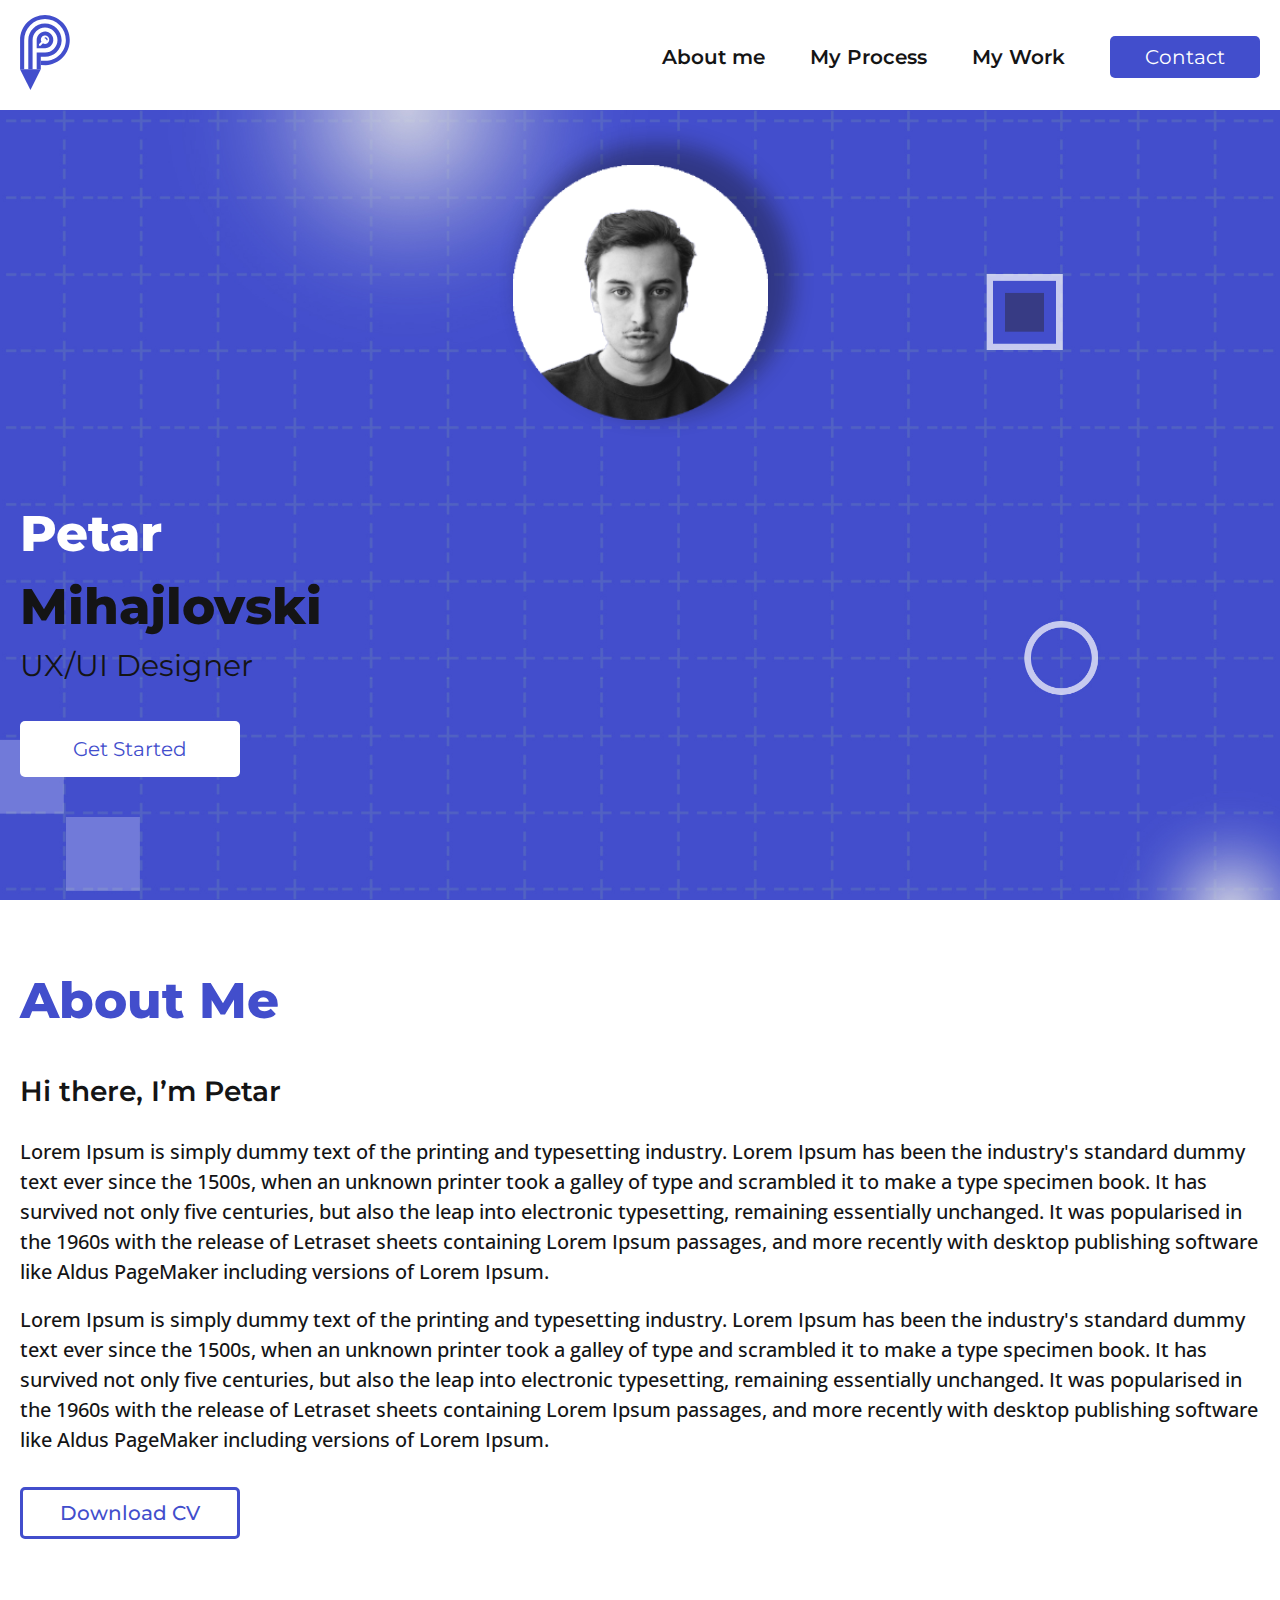
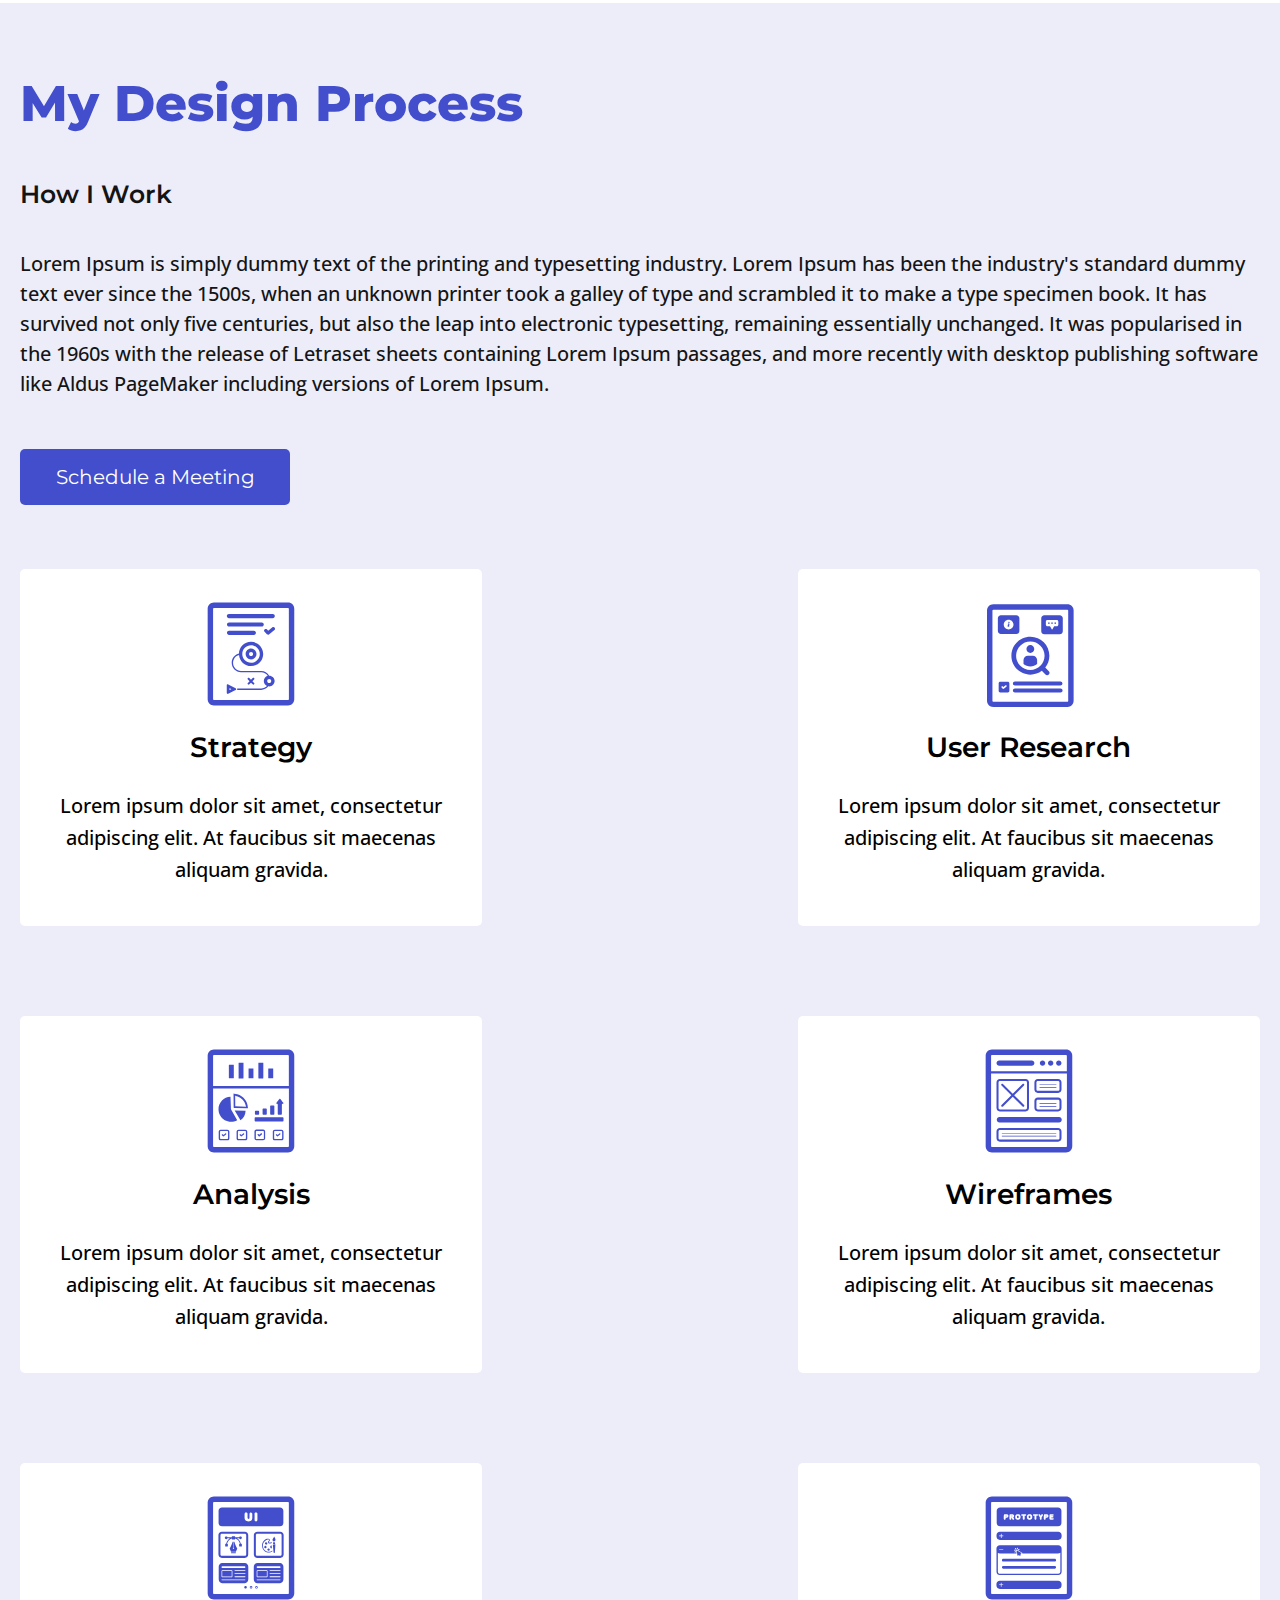
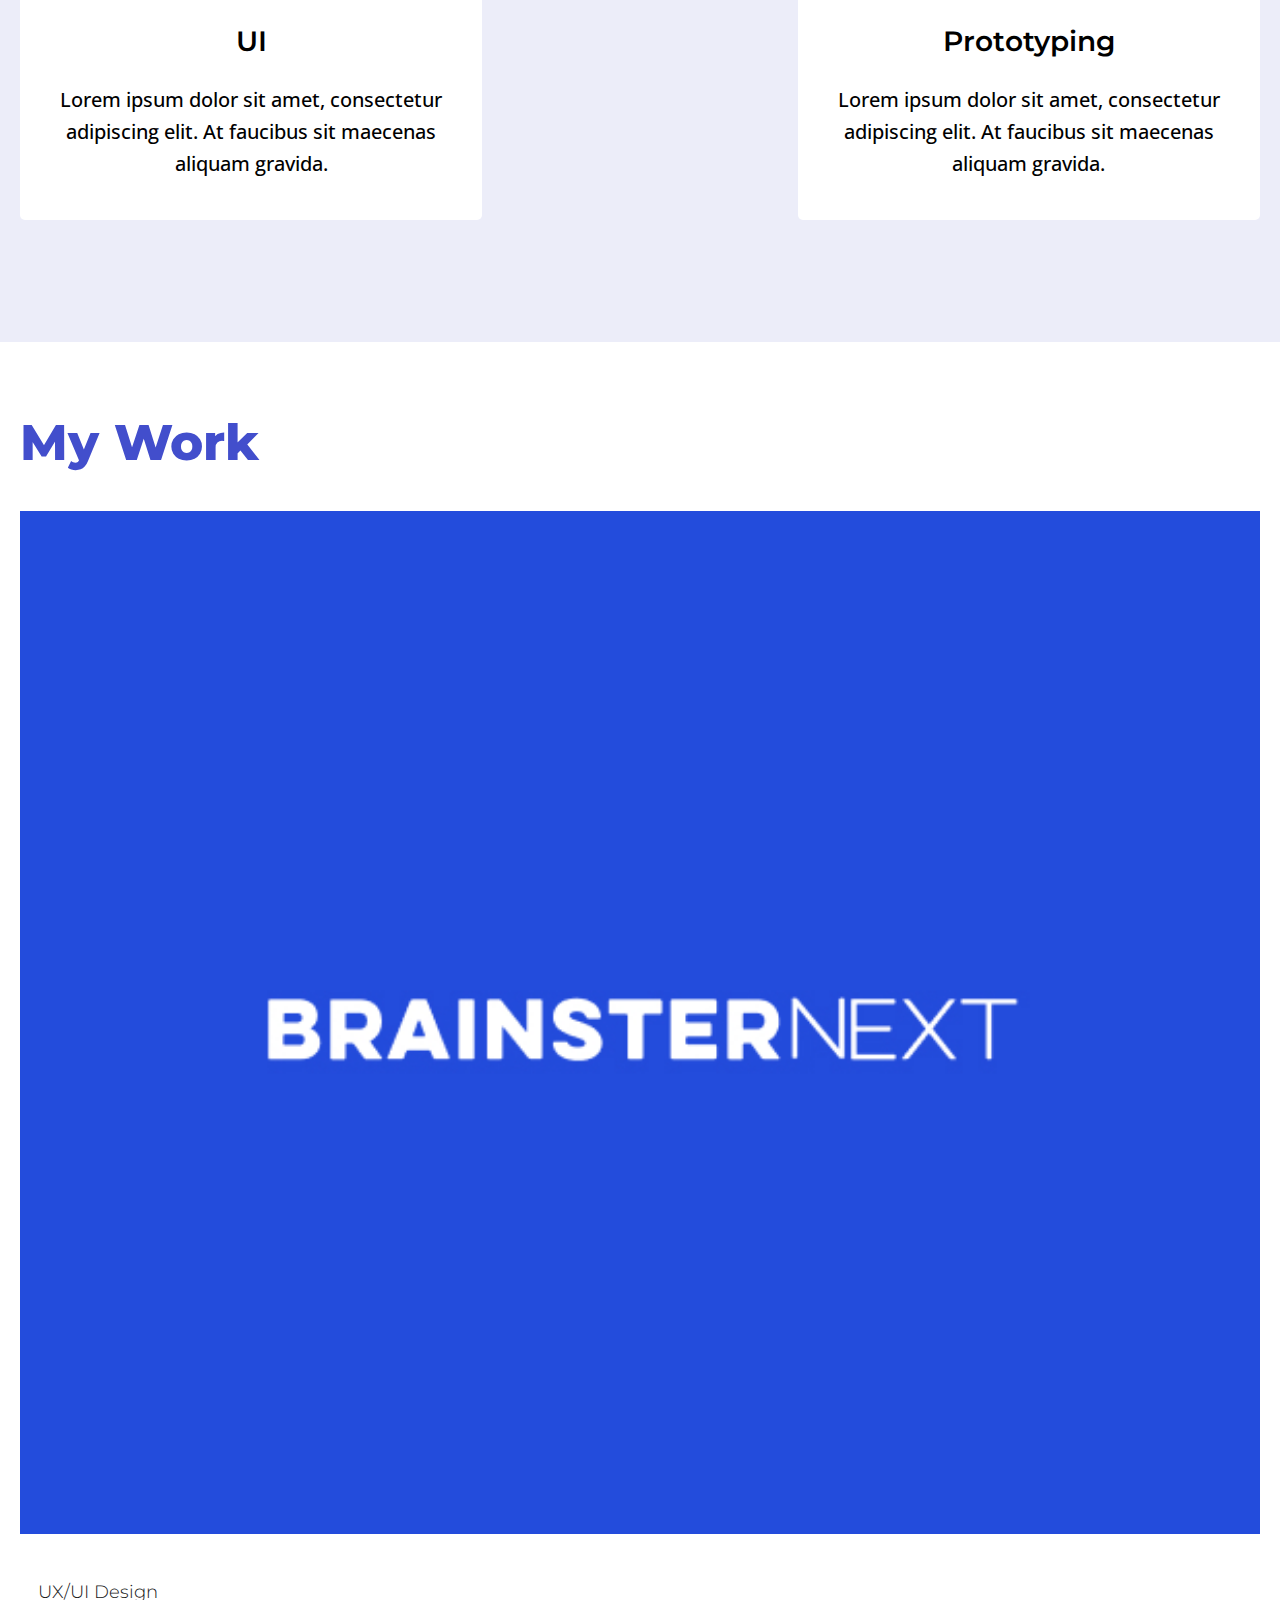
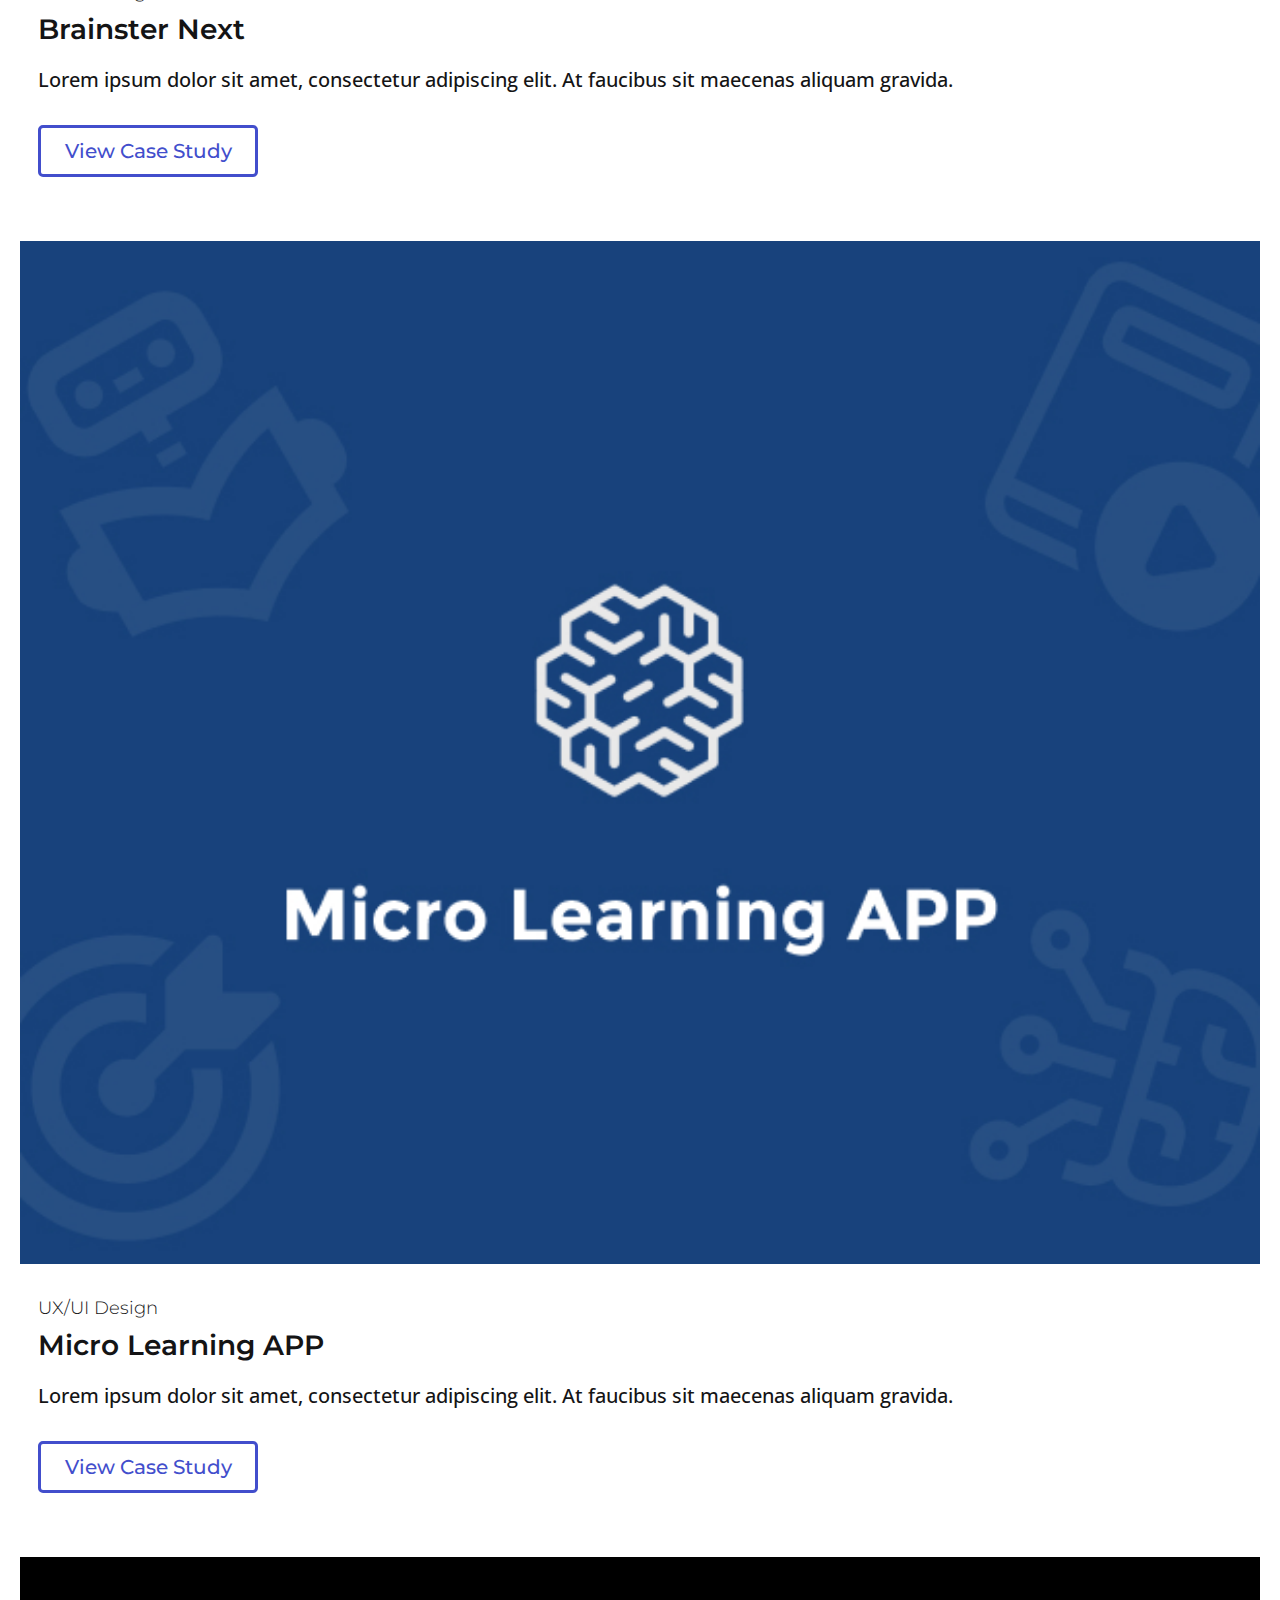
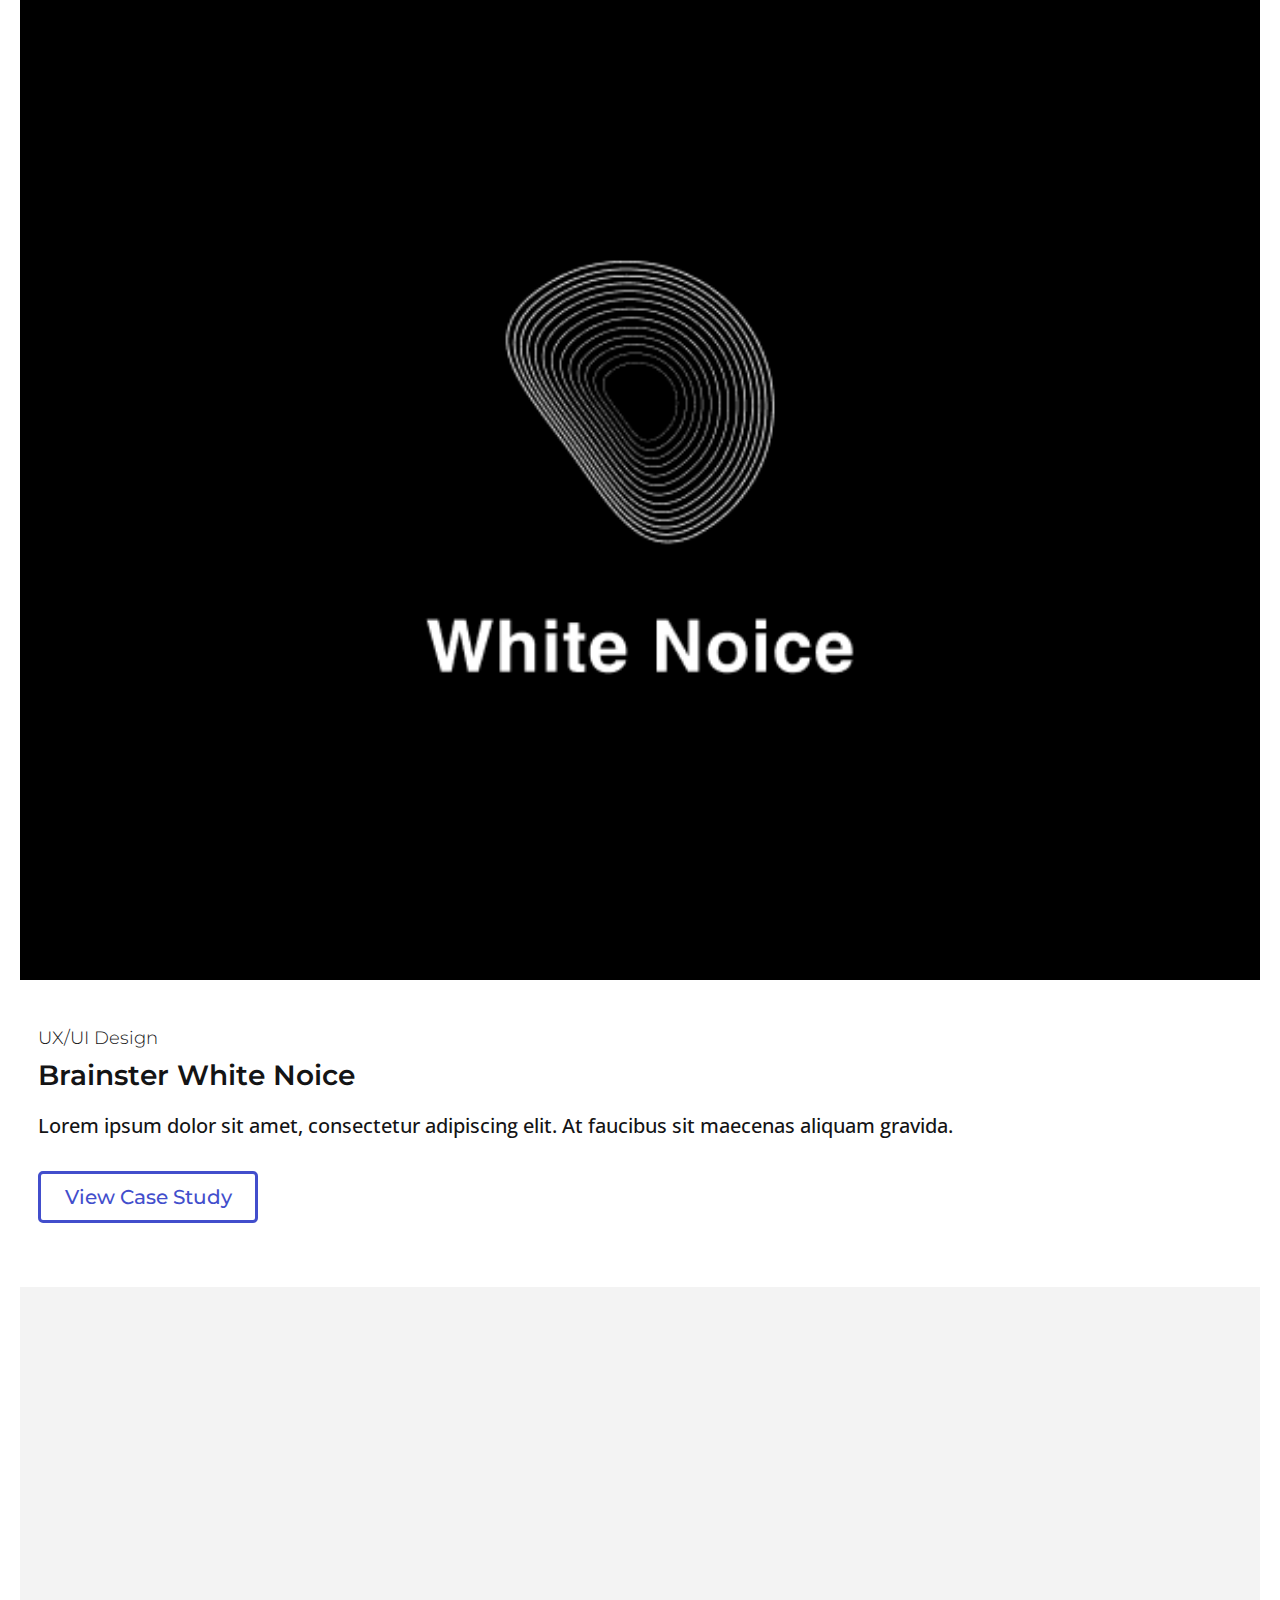
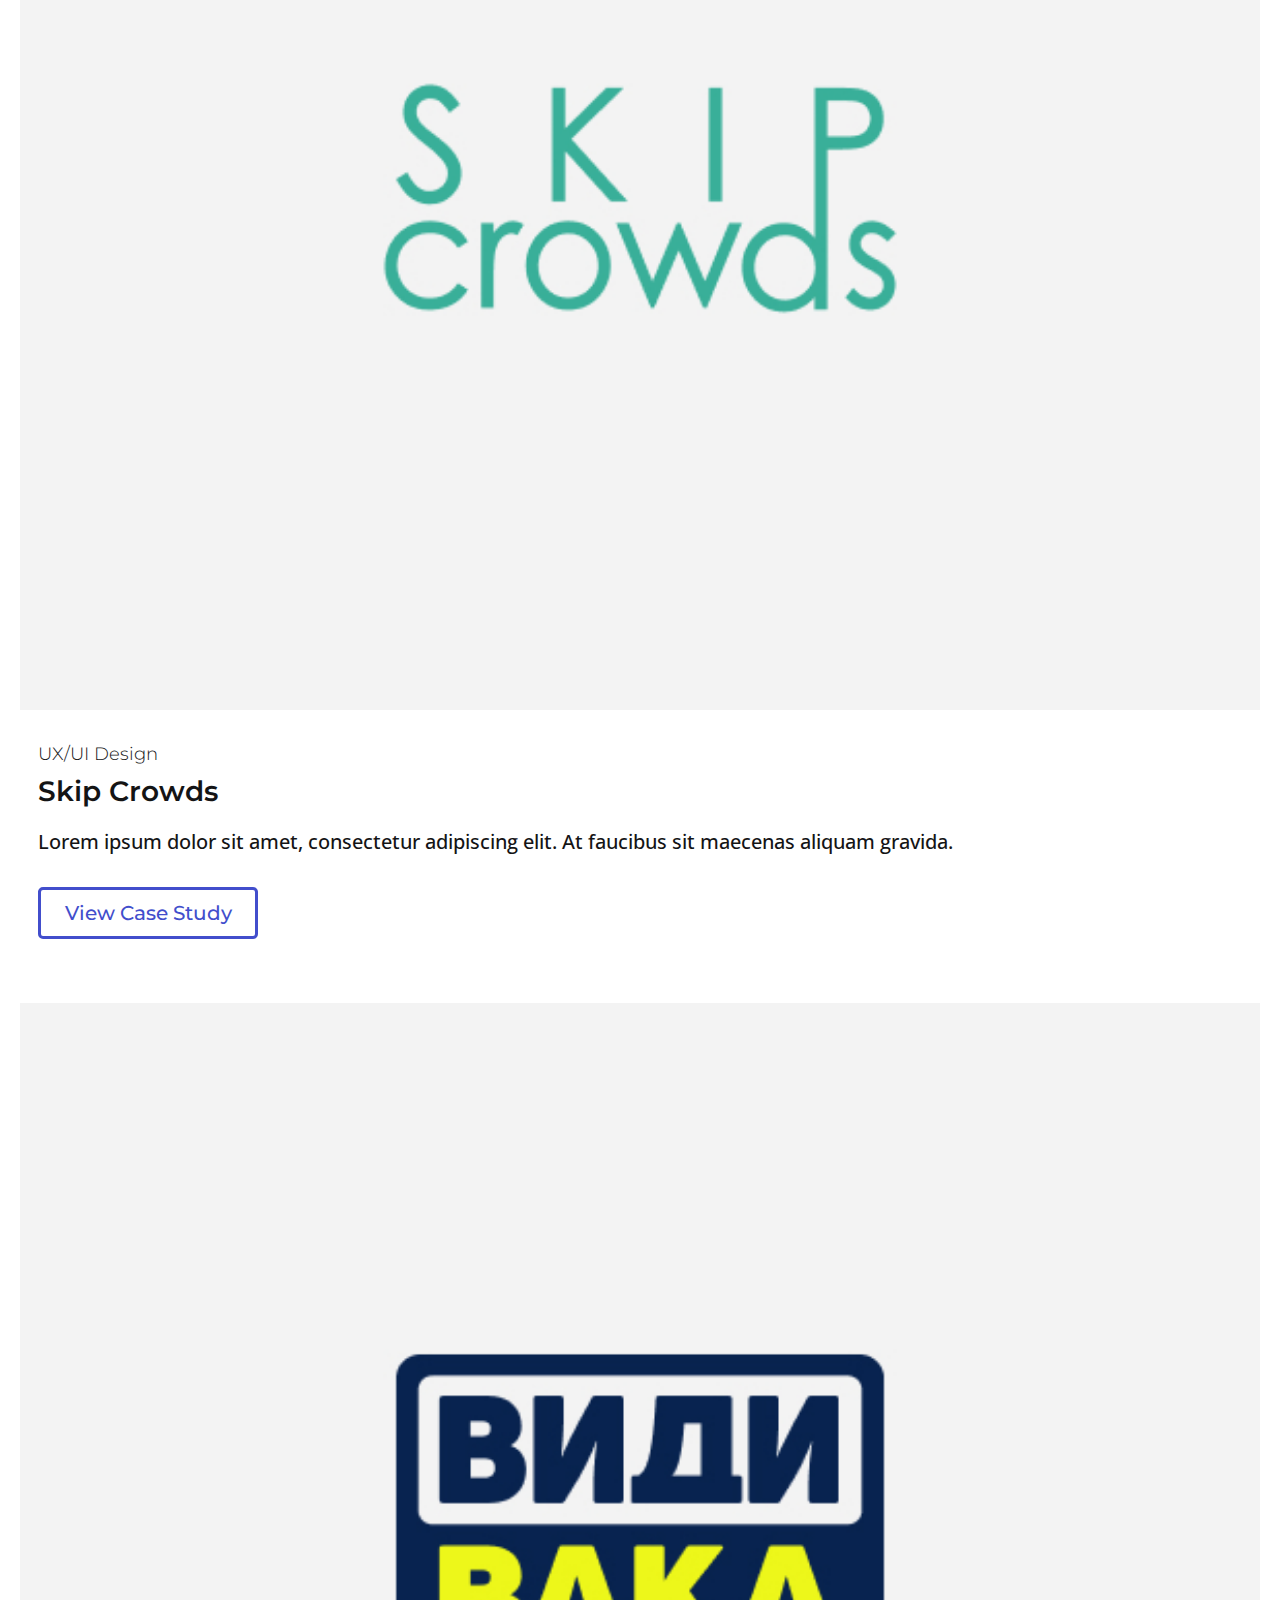
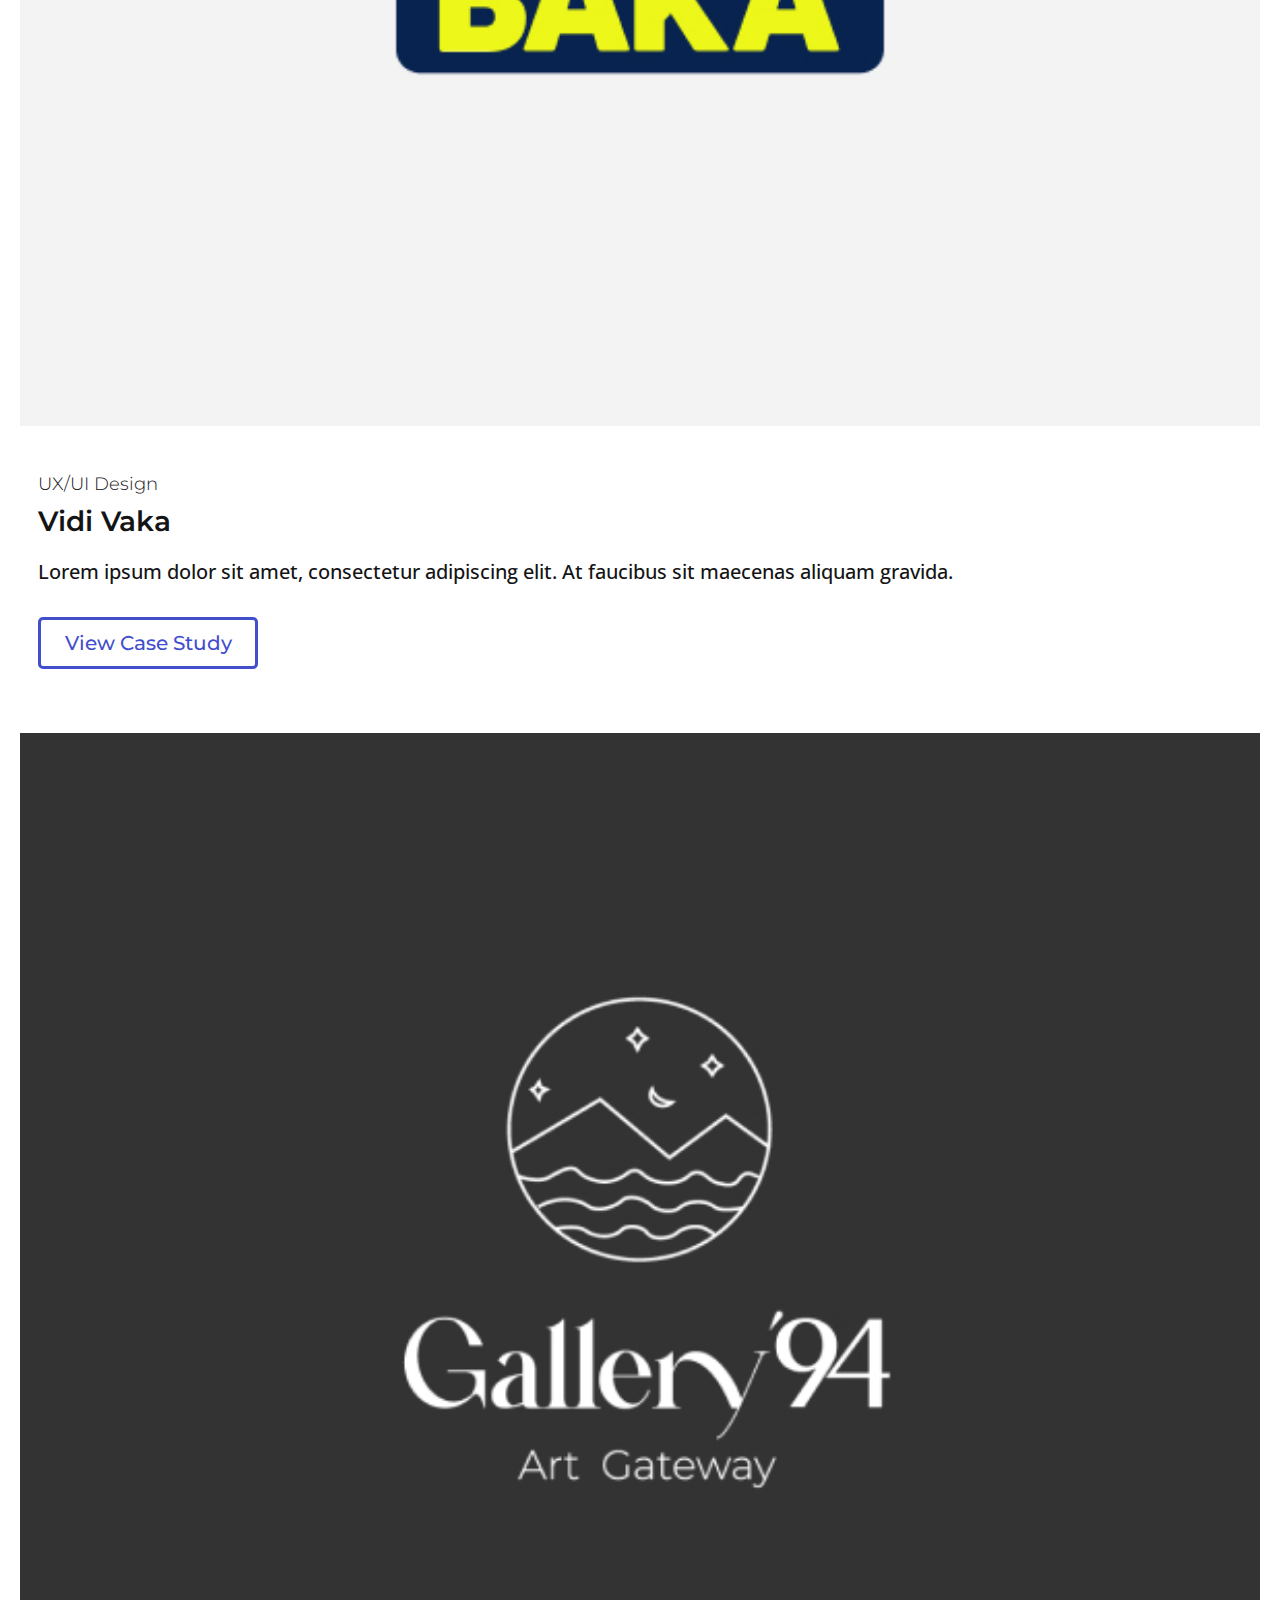
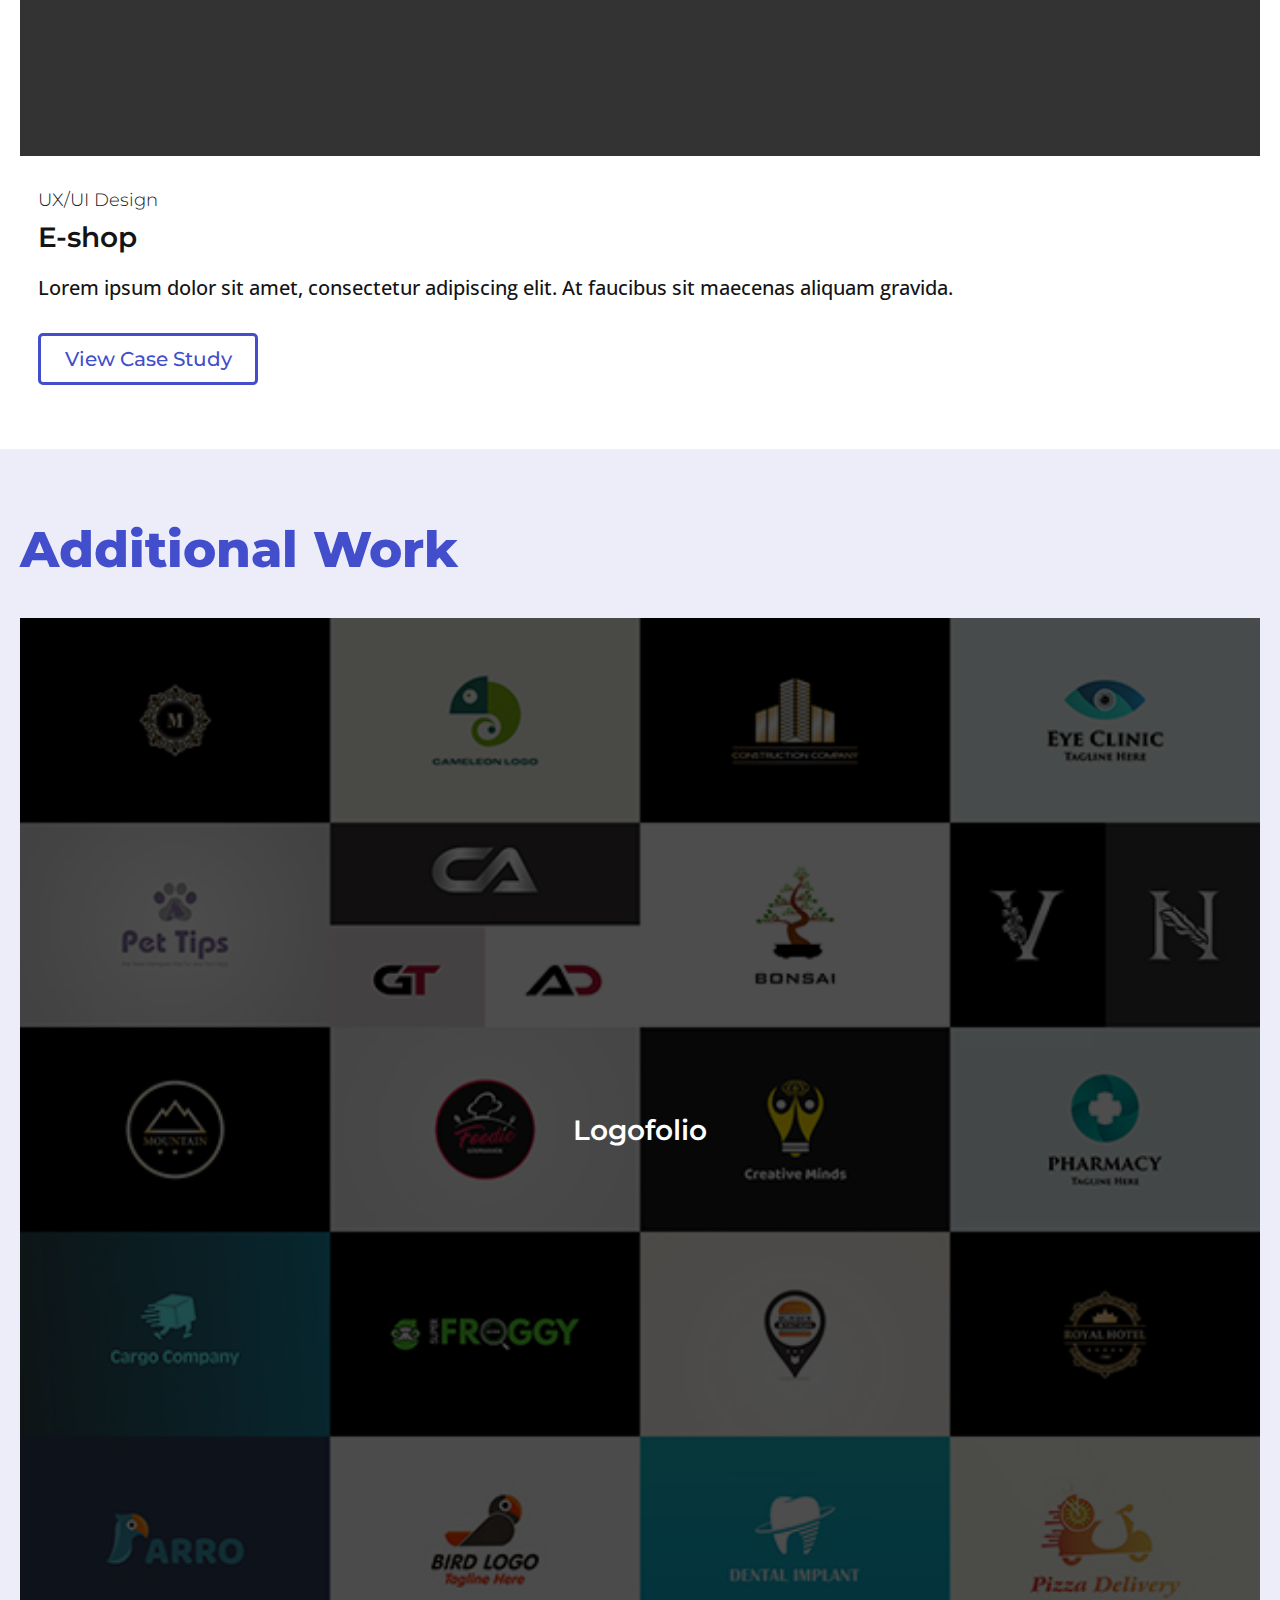
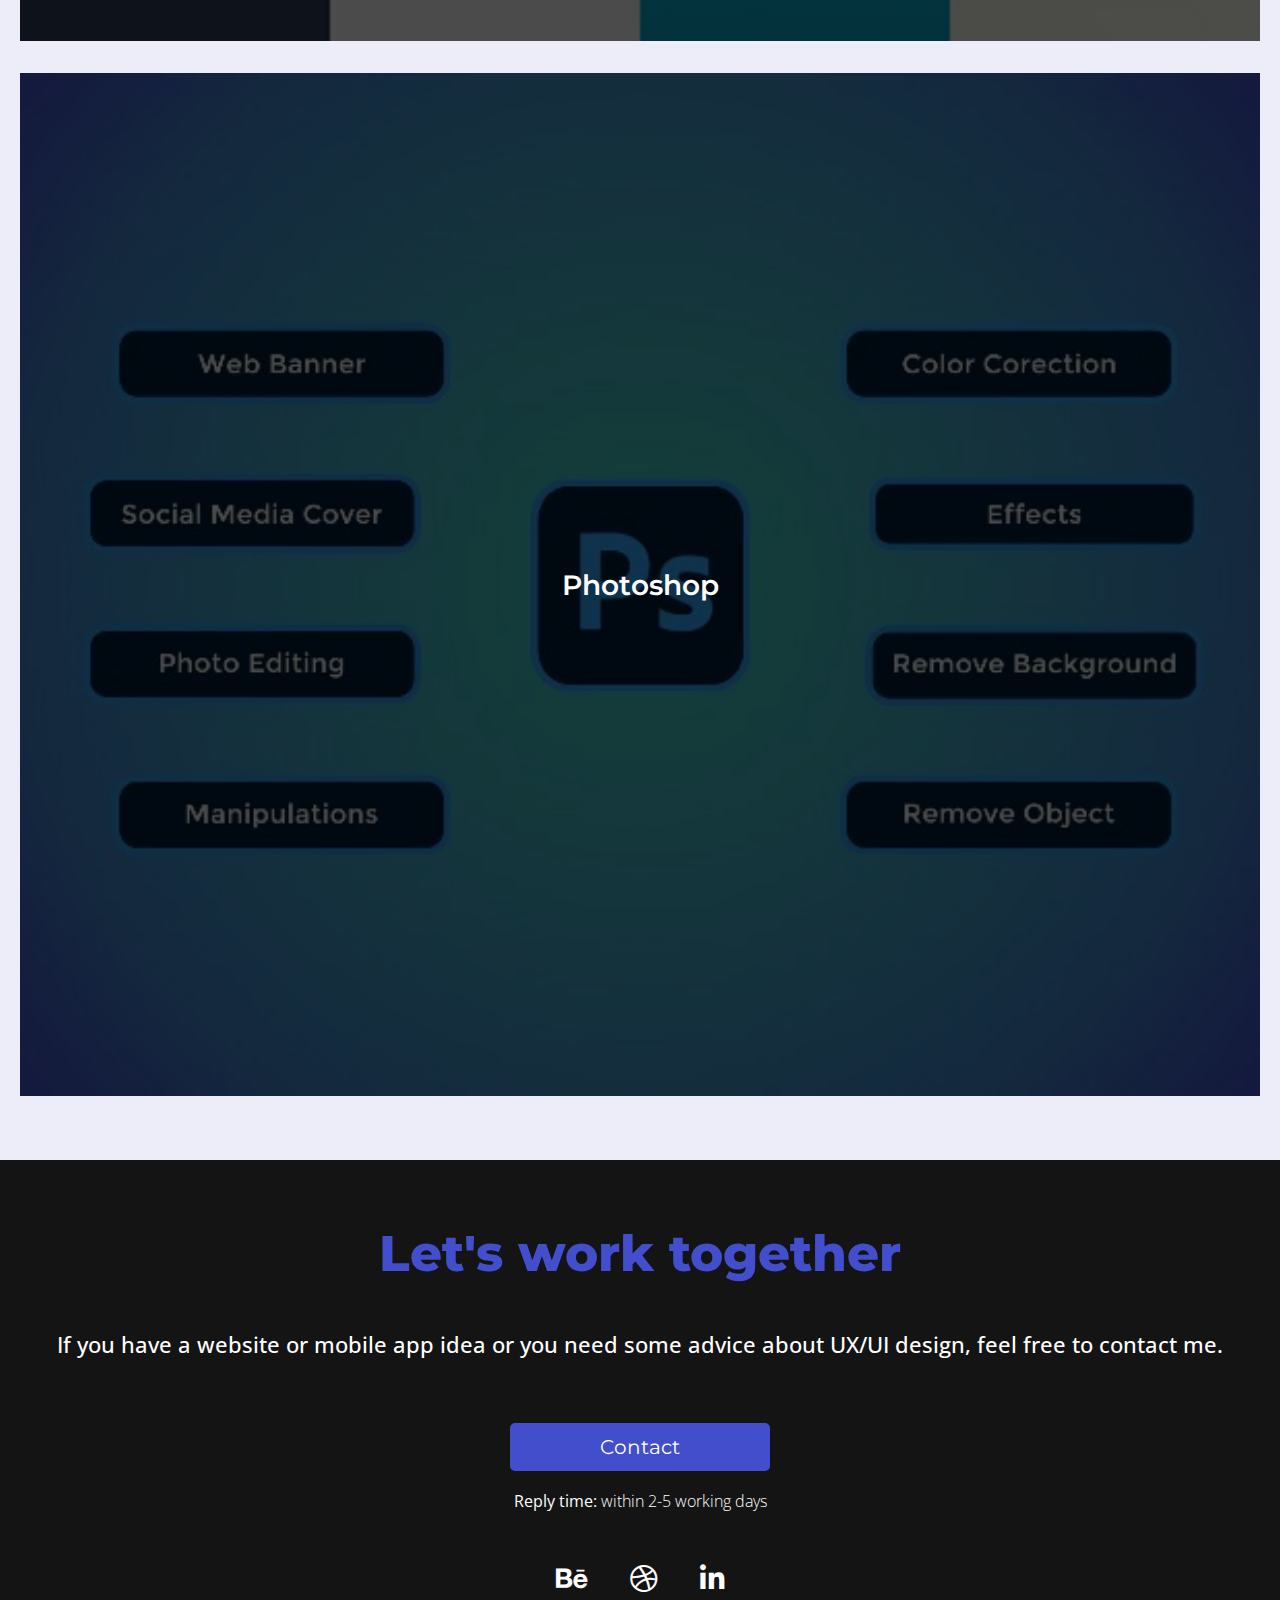
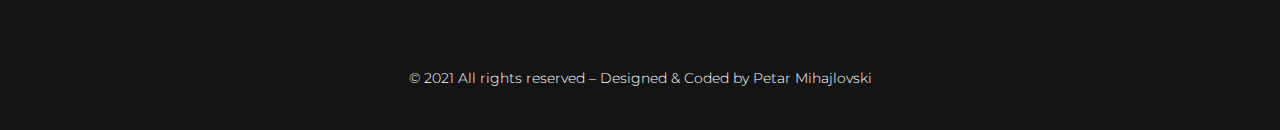
<file: index.html>
<!DOCTYPE html>
<html lang="en">

<head>
    <meta charset="UTF-8">
    <meta http-equiv="X-UA-Compatible" content="IE=edge">
    <meta name="viewport" content="width=device-width, initial-scale=1.0">
    <meta name="viewport" content="width=device-width, initial-scale=1">
    <meta name="viewport"
        content="width=device-width, user-scalable=no, initial-scale=1.0, maximum-scale=1.0, minimum-scale=1.0">


    <title>Petar Mihajlovski / UX UI Designer</title>
    <link rel="shortcut icon" type="/img/favicon-petar-mihajlovski-ux-ui-designer"
        href="img/favicon-petar-mihajlovski-ux-ui-designer-small.png" />
    <link rel="preconnect" href="https://fonts.gstatic.com">
    <link
        href="https://fonts.googleapis.com/css2?family=Montserrat:wght@300;400;500;600;700;800&family=Open+Sans:wght@300;400&display=swap"
        rel="stylesheet">
    <link href="https://cdnjs.cloudflare.com/ajax/libs/font-awesome/5.13.1/css/all.min.css" rel="stylesheet">
    <script type="text/javascript" src="https://assets.calendly.com/assets/external/widget.js"></script>
    <link href="css/main.css" rel="stylesheet">

</head>

<body>
    <!--== HEADER ==-->

    <div class="navbar">
        <div class="container">
            <a href="/portfolio/">
                <img class="logo" img src="svg/Logo.svg">
            </a>

            <ul>
                <li><a href="#About" class="nav-link">About me</a></li>
                <li><a href="#My-Process" class="nav-link">My Process</a></li>
                <li><a href="#My-Work" class="nav-link">My Work</a></li>
                <a href="mailto:petar.mihajlovski.bt@gmail.com" target="_blank">
                    <input type="button" class="button1" value="Contact"></a>


            </ul>

        </div>
    </div>

    <div class="navbar-mobile">
        <div class="container">
            <a href="/portfolio/">
                <img class="logo" img src="svg/Logo.svg">
            </a>

            <div id="mySidenav" class="sidenav">

                <a href="javascript:void(0)" class="closebtn" onclick="closeNav()">&times;</a>


                <a href="#About" class="close" onclick="closeNav()">About me</a>
                <a href="#My-Process" class="close" onclick="closeNav()">My Process</a>
                <a href="#My-Work" class="close" onclick="closeNav()">My Work</a>
                <a href="mailto:petar.mihajlovski.bt@gmail.com" target="_blank">

                    <input type="button" class="button1" value="Contact"></a>


            </div>

            <span style="font-size:30px;
            cursor:pointer; 
            float: right; 
            padding-right: 20px; 
            color:#424ECC; 
            bottom:50%;
            transform: translateY(45%);" onclick="openNav()">&#9776;
            </span>

            <script>
                function openNav() {
                    document.getElementById("mySidenav").style.width = "100%";
                }

                function closeNav() {
                    document.getElementById("mySidenav").style.width = "0";
                }
            </script>
        </div>
    </div>

    <!--== HERO ==-->

    <div class="hero">
        <div class="container">
            <div class="hero-left">
                <div class="info">
                    <div class="Name">Petar </div>
                    <div class="Last-Name">Mihajlovski</div>
                    <div class="Desc">UX/UI Designer</div>
                    <a href="#My-Process" class="nav-link">
                        <input type="button" class="button2" value="Get Started"></a>
                </div>
            </div>

            <div class="hero-right">
                <div class="right-img">
                    <img src="./img/Final-Profile-white.png" alt="Hero img">
                </div>
            </div>


            <div class="hero-right-mobile">
                <div class="right-img">
                    <img src="./img/Final-Profile-white.png" alt="Hero img">
                </div>
            </div>


            <div class="hero-left-mobile">
                <div class="info">
                    <div class="Name">Petar </div>
                    <div class="Last-Name">Mihajlovski</div>
                    <div class="Desc">UX/UI Designer</div>
                    <a href="#My-Process" class="nav-link">
                        <input type="button" class="button2" value="Get Started"></a>
                </div>
            </div>
        </div>
    </div>

    <div class="clear"></div>


    <!--== ABOUT ME ==-->

    <div class="about">
        <div class="container">
            <div id="About"></div>
            <div class="title">About Me</div>
            <div class="sub_titile">Hi there, I’m Petar</div>

            <div class="description1">Lorem Ipsum is simply dummy text of the printing and typesetting industry.
                Lorem
                Ipsum has been the industry's standard dummy text ever since the 1500s, when an unknown printer took
                a
                galley of type and scrambled it to make a type specimen book. It has survived not only five
                centuries,
                but also the leap into electronic typesetting, remaining essentially unchanged. It was popularised
                in
                the 1960s with the release of Letraset sheets containing Lorem Ipsum passages, and more recently
                with
                desktop publishing software like Aldus PageMaker including versions of Lorem Ipsum.

            </div>
            <div class="description2">Lorem Ipsum is simply dummy text of the printing and typesetting industry.
                Lorem
                Ipsum has been the industry's standard dummy text ever since the 1500s, when an unknown printer took
                a
                galley of type and scrambled it to make a type specimen book. It has survived not only five
                centuries,
                but also the leap into electronic typesetting, remaining essentially unchanged. It was popularised
                in
                the 1960s with the release of Letraset sheets containing Lorem Ipsum passages, and more recently
                with
                desktop publishing software like Aldus PageMaker including versions of Lorem Ipsum.

            </div>
            <a href="./pdf/cv-petar-mihajlovski.pdf" target="_blank">
                <input type="button" class="button3" value="Download CV"></a>
        </div>
    </div>


    <!--== MY DESIGN PROCESS ==-->

    <div class="process">
        <div class="container">
            <div id="My-Process"></div>
            <div class="title2">My Design Process</div>
            <div class="sub_titile2">How I Work</div>

            <div class="intro">Lorem Ipsum is simply dummy text of the printing and typesetting industry. Lorem
                Ipsum has been the industry's standard dummy text ever since the 1500s, when an unknown printer took
                a
                galley of type and scrambled it to make a type specimen book. It has survived not only five
                centuries,
                but also the leap into electronic typesetting, remaining essentially unchanged. It was popularised
                in
                the 1960s with the release of Letraset sheets containing Lorem Ipsum passages, and more recently
                with
                desktop publishing software like Aldus PageMaker including versions of Lorem Ipsum.

            </div>


            <a href="https://calendly.com/petar-mihajlovski/uxuidesign" target="_blank">
                <input type="button" class="button4" value="Schedule a Meeting">
            </a>

            <div class="clear"></div>
        </div>
    </div>

    <div class="clear"></div>


    <!-- BOXES -->

    <section class="boxes" id="boxes">
        <div class="container">

            <div class="all">
                <div class="card1">
                    <div class="box">


                        <svg xmlns="http://www.w3.org/2000/svg" xmlns:xlink="http://www.w3.org/1999/xlink" version="1.1"
                            id="Strategy" x="0px" y="0px" viewBox="0 0 192 192"
                            style="enable-background:new 0 0 192 192;" xml:space="preserve">
                            <g>
                                <g>
                                    <path class="st0"
                                        d="M63.6,61.6c-1.7,0-3.1,1.4-3.1,3.1s1.4,3.1,3.1,3.1h36.6c1.7,0,3.1-1.4,3.1-3.1s-1.4-3.1-3.1-3.1H63.6z     M63.4,43.1h64.7c1.7,0,3.1-1.4,3.1-3.1s-1.4-3.1-3.1-3.1H63.4c-1.7,0-3.1,1.4-3.1,3.1S61.7,43.1,63.4,43.1z M73.3,146.6l-5.2-2.7    l-5.7-2.9c-0.2-0.1-0.5-0.2-0.7-0.2c-0.8,0-1.5,0.6-1.5,1.5v11.1c0,0.9,0.7,1.5,1.5,1.5c0.2,0,0.5-0.1,0.7-0.2l5.7-2.9l5.2-2.7    C74.4,148.8,74.4,147.1,73.3,146.6z M66.2,148.3l-2,1v-2.9l2,1l0.9,0.4L66.2,148.3z M114.9,52.4c0-1.7-1.4-3.1-3.1-3.1H63.6    c-1.7,0-3.1,1.4-3.1,3.1s1.4,3.1,3.1,3.1h48.2C113.5,55.5,114.9,54.1,114.9,52.4z M96.1,104c4.4,0,8-3.6,8-8c0-4.4-3.6-8-8-8    c-4.4,0-8,3.6-8,8C88.1,100.3,91.6,104,96.1,104z M96.1,93c1.7,0,3,1.3,3,3c0,1.7-1.3,3-3,3c-1.7,0-3-1.3-3-3    C93.1,94.3,94.4,93,96.1,93z M130.8,57c-0.5-1-1.8-1.3-2.7-0.7l-6.7,5.4l-2-2.1c-1-0.8-2.4-0.8-3.3,0.1c0,0-0.1,0-0.1,0.1    c-0.9,0.8-1,2.1-0.3,3l3.8,3.9l0.2,0.2c0.7,0.8,1.9,1,2.7,0.4l8.3-6.9c1-0.9,1.1-2.3,0.2-3.3L130.8,57z M150.8,20H41.2    c-5.1,0-9.2,4.1-9.2,9.2v133.5c0,5.1,4.1,9.2,9.2,9.2h109.5c5.1,0,9.2-4.1,9.2-9.2V29.3C160,24.1,155.9,20,150.8,20z M150.8,164    H41.2c-0.7,0-1.2-0.6-1.2-1.2V29.3c0-0.7,0.6-1.2,1.2-1.2h109.5c0.7,0,1.2,0.6,1.2,1.2l0.1,133.5l0,0.1    C152,163.5,151.4,164,150.8,164z M122.9,128c-2.5-4.2-6.9-7-11.9-7H81.2c-6.5,0-11.7-5.4-11.7-12c0-5.6,3.7-10.3,8.8-11.6    c0.7,9.2,8.5,16.5,17.8,16.5c9.9,0,17.9-8,17.9-17.9C114,86,105.9,78,96.1,78c-9.8,0-17.9,8-17.9,17.9v-0.6    c-6.1,1.4-10.7,7-10.7,13.7c0,7.7,6.2,14,13.7,14H111c4,0,7.6,2.1,9.7,5.3c-3.3,1-5.8,4-5.8,7.7c0,3.2,1.9,6,4.6,7.2    c-2.1,2.3-5.2,3.8-8.5,3.8H75.6v2H111c4.3,0,8.1-2,10.6-5.2c0.4,0.1,0.9,0.1,1.3,0.1c4.4,0,8-3.6,8-8    C130.9,131.5,127.3,128,122.9,128z M96.1,83c7.1,0,12.9,5.8,12.9,12.9c0,7.1-5.8,12.9-12.9,12.9c-7.1,0-13-5.8-13-12.9    C83.1,88.8,88.9,83,96.1,83z M122.9,138.9c-1.7,0-3-1.3-3-3c0-1.7,1.3-3,3-3c1.7,0,3,1.3,3,3C125.9,137.6,124.6,138.9,122.9,138.9    z M91.4,140.8c0.6,0.6,1.5,0.6,2.1,0l2.5-2.5l2.5,2.5c0.6,0.6,1.5,0.6,2.1,0c0.6-0.6,0.6-1.5,0-2.1l-2.5-2.6l2.5-2.5    c0.6-0.6,0.6-1.5,0-2.1c-0.6-0.6-1.5-0.6-2.1,0l-2.5,2.5l-2.5-2.5c-0.6-0.6-1.5-0.6-2.1,0c-0.6,0.6-0.6,1.5,0,2.1l2.5,2.6    l-2.5,2.6C90.8,139.1,90.8,140.1,91.4,140.8z" />
                                </g>
                            </g>
                        </svg>


                        <div class="text">Strategy</div>
                        <p>Lorem ipsum dolor sit amet,
                            consectetur adipiscing elit. At faucibus
                            sit maecenas aliquam gravida.
                        </p>
                    </div>
                </div>
                <div class="card2">
                    <div class="box">


                        <svg xmlns="http://www.w3.org/2000/svg" xmlns:xlink="http://www.w3.org/1999/xlink" version="1.1"
                            id="User-Research" x="0px" y="0px" viewBox="0 0 192 192"
                            style="enable-background:new 0 0 192 192;" xml:space="preserve">

                            <g>
                                <g>
                                    <path class="st0"
                                        d="M152.8,22.5H43.2c-5.1,0-9.2,4.1-9.2,9.2v133.5c0,5.1,4.1,9.2,9.2,9.2h109.5c5.1,0,9.2-4.1,9.2-9.2V31.7    C162,26.6,157.9,22.5,152.8,22.5z M154,165.3c0,0.7-0.6,1.2-1.2,1.2H43.2c-0.7,0-1.2-0.6-1.2-1.2V31.7c0-0.7,0.6-1.2,1.2-1.2    h109.5c0.7,0,1.2,0.6,1.2,1.2V165.3z M64.8,137H53.4c-1.2,0-2.2,1-2.2,2.2v11.4c0,1.2,1,2.2,2.2,2.2h11.4c1.2,0,2.2-1,2.2-2.2    v-11.4C66.9,137.9,66,137,64.8,137z M62.6,144.2l-3.9,3.3c-0.4,0.3-1,0.2-1.3-0.2l-0.1-0.1l-1.8-1.9c-0.4-0.4-0.3-1.1,0.1-1.4    c0,0,0,0,0,0c0.4-0.4,1.1-0.4,1.6-0.1l1,1l3.2-2.5c0.5-0.3,1.1-0.2,1.4,0.3c0,0,0,0,0,0.1C63.1,143,63,143.7,62.6,144.2z     M54.5,66.6h22.8c2.5,0,4.5-2,4.5-4.5V43.1c0-2.5-2-4.5-4.5-4.5H54.5c-2.5,0-4.5,2-4.5,4.5v19.1C50,64.6,52,66.6,54.5,66.6z     M65.9,45.4c4,0,7.2,3.2,7.2,7.2c0,4-3.2,7.2-7.2,7.2c-4,0-7.2-3.2-7.2-7.2C58.7,48.6,61.9,45.4,65.9,45.4z M141.4,38.8h-22.8    c-2.5,0-4.5,2-4.5,4.5v19.1c0,2.5,2,4.5,4.5,4.5h22.8c2.5,0,4.5-2,4.5-4.5V43.3C145.9,40.8,143.9,38.8,141.4,38.8z M139.3,52.7    c0,1.3-1,2.3-2.3,2.3h-3.8l-0.5,0.9l-2.1,3.7c-0.2,0.4-0.8,0.4-1,0l-2.1-3.7l-0.5-0.9h-3.8c-1.3,0-2.3-1-2.3-2.3V48    c0-1.3,1-2.3,2.3-2.3H137c1.3,0,2.3,1,2.3,2.3V52.7z M66.4,50.4c0.3,0,0.5-0.1,0.7-0.3c0.2-0.2,0.3-0.4,0.2-0.7    c0-0.3-0.1-0.5-0.3-0.7c-0.2-0.2-0.4-0.3-0.7-0.2c-0.3,0-0.5,0.1-0.6,0.3c-0.2,0.2-0.3,0.4-0.2,0.7c0,0.3,0.1,0.5,0.3,0.6    C65.9,50.3,66.2,50.4,66.4,50.4z M64.6,51.8c0.2-0.3,0.3-0.4,0.5-0.4c0.1,0,0.1,0,0.2,0c0,0,0.1,0.1,0.1,0.2c0,0,0,0.1,0,0.1    c0,0,0,0.1,0,0.2L64.5,54c0,0.1-0.1,0.2-0.1,0.4c0,0.1,0,0.2,0,0.4c0,0.3,0.1,0.6,0.3,0.8c0.2,0.2,0.5,0.3,0.9,0.3    c0.4,0,0.8-0.2,1.1-0.4c0.3-0.3,0.6-0.7,0.8-1.4l-0.2-0.1c-0.2,0.5-0.4,0.8-0.5,1c-0.1,0.2-0.3,0.3-0.4,0.3c-0.1,0-0.1,0-0.1,0    s0-0.1,0-0.1c0,0,0-0.1,0-0.1c0,0,0-0.1,0.1-0.3l0.6-2.1c0-0.1,0.1-0.3,0.1-0.4c0-0.1,0-0.2,0-0.3c0-0.3-0.1-0.6-0.4-0.8    c-0.2-0.2-0.5-0.3-0.9-0.3c-0.5,0-0.8,0.2-1.1,0.5c-0.3,0.3-0.5,0.8-0.8,1.6l0.2,0C64.2,52.5,64.4,52.1,64.6,51.8z M98,94.4    c3.2,0,5.8-2.6,5.8-5.8s-2.6-5.8-5.8-5.8s-5.8,2.6-5.8,5.8S94.8,94.4,98,94.4z M130,49.2c-0.7,0-1.2,0.5-1.2,1.2    c0,0.6,0.5,1.2,1.2,1.2c0.6,0,1.2-0.5,1.2-1.2C131.2,49.7,130.7,49.2,130,49.2z M134.7,49.2c-0.6,0-1.2,0.5-1.2,1.2    c0,0.6,0.5,1.2,1.2,1.2s1.2-0.5,1.2-1.2C135.8,49.7,135.3,49.2,134.7,49.2z M125.4,49.2c-0.6,0-1.2,0.5-1.2,1.2    c0,0.6,0.5,1.2,1.2,1.2s1.2-0.5,1.2-1.2C126.5,49.7,126,49.2,125.4,49.2z M142.6,146.8l-67.4,0c-1.6,0-3,1.4-3,3s1.4,3,3,3l67.4,0    c1.7,0,3-1.4,3-3C145.6,148.1,144.2,146.8,142.6,146.8z M98,126.5c6.3,0,12.2-2.1,16.9-5.7l5.4,5.4c0.7,0.7,1.6,1,2.5,1    s1.8-0.3,2.5-1c1.4-1.4,1.4-3.6,0-4.9l-5.3-5.3c3.8-4.8,6.1-10.9,6.1-17.5c0-15.5-12.5-28-28-28S70,83,70,98.5    S82.5,126.5,98,126.5z M98,77.5c11.6,0,21,9.4,21,21s-9.4,21-21,21s-21-9.4-21-21S86.4,77.5,98,77.5z M75.2,142.7l67.2,0    c1.6,0,3-1.4,3-3s-1.4-3-3-3l-67.2,0c-1.6,0-3,1.4-3,3v0C72.2,141.3,73.5,142.7,75.2,142.7z M98,114.3c3.9,0,7.1-1.3,10-3.6    c0-0.2,0-0.4,0-0.6v-5.3c0-3.5-2.9-6.4-6.4-6.4h-7.3c-3.5,0-6.4,2.9-6.4,6.4v5.3c0,0.2,0,0.4,0,0.6    C90.6,112.8,94.2,114.3,98,114.3z" />
                                </g>
                            </g>
                        </svg>

                        <div class="text">User Research</div>
                        <p>Lorem ipsum dolor sit amet,
                            consectetur adipiscing elit. At faucibus
                            sit maecenas aliquam gravida.
                        </p>
                    </div>
                </div>



                <div class="card3">
                    <div class="box">

                        <svg xmlns="http://www.w3.org/2000/svg" xmlns:xlink="http://www.w3.org/1999/xlink" version="1.1"
                            id="Analysis" x="0px" y="0px" viewBox="0 0 192 192"
                            style="enable-background:new 0 0 192 192;" xml:space="preserve">
                            <g>
                                <g>
                                    <path class="st0"
                                        d="M139.2,144.1c-0.3-0.4-0.8-0.5-1.2-0.2l-2.8,2.2l-0.8-0.9c-0.4-0.3-1-0.3-1.4,0c0,0,0,0,0,0    c-0.4,0.3-0.4,0.9-0.1,1.2l1.6,1.6l0.1,0.1c0.3,0.3,0.8,0.4,1.1,0.1l3.4-2.9C139.6,145.2,139.6,144.6,139.2,144.1    C139.3,144.2,139.3,144.1,139.2,144.1z M134.1,100.1h0.4c0.6,0,1,0.5,1,1v14.1c0,0.6,0.5,1,1,1l4.1,0c0.6,0,1-0.5,1-1v-14.1    c0-0.6,0.5-1,1-1h0.4c0.3,0,0.6-0.1,0.8-0.4c0.4-0.6-0.1-1.1-0.4-1.5c-1-1.1-3.6-4.5-4.1-5.1c0-0.1-0.1-0.1-0.1-0.1    c-0.4-0.3-0.9-0.2-1.2,0.1c-0.5,0.6-3,3.8-4,5c-0.4,0.4-0.9,1-0.5,1.6C133.5,100,133.8,100.1,134.1,100.1z M88,110.3L71.9,110    l8.5,14.6C85.1,121.4,88,116.1,88,110.3z M128.3,47.9h-6.4c-0.2,0-0.4,0.2-0.4,0.4v13.7c0,0,0,0,0,0c0,0.2,0.2,0.4,0.4,0.4h6.4    c0,0,0,0,0.1,0c0.2,0,0.4-0.2,0.4-0.4V48.3c0,0,0,0,0-0.1C128.7,48.1,128.5,47.9,128.3,47.9z M141.1,138.3h-10    c-1.6,0-2.9,1.3-2.9,2.9v10c0,1.6,1.3,2.9,2.9,2.9h10c1.6,0,2.9-1.3,2.9-2.9v-10C144,139.6,142.7,138.3,141.1,138.3z M142,151.1    c0,0.5-0.4,0.9-0.9,0.9h-10c-0.5,0-0.9-0.4-0.9-0.9v-10c0-0.5,0.4-0.9,0.9-0.9h10c0.5,0,0.9,0.4,0.9,0.9V151.1z M71.8,110    L71.8,110L71.8,110L71.8,110z M59.3,144.1c-0.3-0.4-0.8-0.5-1.2-0.2l-2.8,2.2l-0.8-0.9c-0.4-0.3-1-0.3-1.4,0c0,0,0,0,0,0    c-0.4,0.3-0.4,0.9-0.1,1.2l1.6,1.6l0.1,0.1c0.3,0.3,0.8,0.4,1.1,0.1l3.4-2.9C59.7,145.2,59.7,144.6,59.3,144.1    C59.4,144.2,59.4,144.1,59.3,144.1z M87.6,138.3h-10c-1.6,0-2.9,1.3-2.9,2.9v10c0,1.6,1.3,2.9,2.9,2.9h10c1.6,0,2.9-1.3,2.9-2.9    v-10C90.5,139.6,89.2,138.3,87.6,138.3z M88.5,151.1c0,0.5-0.4,0.9-0.9,0.9h-10c-0.5,0-0.9-0.4-0.9-0.9v-10c0-0.5,0.4-0.9,0.9-0.9    h10c0.5,0,0.9,0.4,0.9,0.9V151.1z M61.2,138.3h-10c-1.6,0-2.9,1.3-2.9,2.9v10c0,1.6,1.3,2.9,2.9,2.9h10c1.6,0,2.9-1.3,2.9-2.9v-10    C64.1,139.6,62.8,138.3,61.2,138.3z M62.1,151.1c0,0.5-0.4,0.9-0.9,0.9h-10c-0.5,0-0.9-0.4-0.9-0.9v-10c0-0.5,0.4-0.9,0.9-0.9h10    c0.5,0,0.9,0.4,0.9,0.9V151.1z M85.7,144.1c-0.3-0.4-0.8-0.5-1.2-0.2l-2.8,2.2l-0.8-0.9c-0.4-0.3-1-0.3-1.4,0c0,0,0,0,0,0    c-0.4,0.3-0.4,0.9-0.1,1.2l1.6,1.6l0.1,0.1c0.3,0.3,0.8,0.4,1.1,0.1l3.4-2.9C86.1,145.2,86.1,144.6,85.7,144.1    C85.8,144.2,85.8,144.1,85.7,144.1z M150.8,20H41.2c-5.1,0-9.2,4.1-9.2,9.2v133.5c0,5.1,4.1,9.2,9.2,9.2h109.5    c5.1,0,9.2-4.1,9.2-9.2V29.2C160,24.1,155.9,20,150.8,20z M152,162.8c0,0.7-0.6,1.2-1.2,1.2H41.2c-0.7,0-1.2-0.6-1.2-1.2V77.5h112    V162.8z M152,74H40V29.2c0-0.7,0.6-1.2,1.2-1.2h109.5c0.7,0,1.2,0.6,1.2,1.2V74z M84.6,39.5h-6.4c0,0,0,0-0.1,0    c-0.2,0-0.4,0.2-0.4,0.4v22.3c0,0,0,0,0,0.1c0,0.2,0.2,0.4,0.4,0.3h6.4c0,0,0,0,0,0c0.2,0,0.4-0.2,0.4-0.4V39.9c0,0,0,0,0,0    C85,39.6,84.9,39.5,84.6,39.5z M70.4,106.1l1.2,0.1l18.7,0.6h1.2l-0.1-1.2c-0.4-9.2-6.7-17.1-15.6-19.6c-1.5-0.4-3-0.7-4.5-0.8    L70.2,85v1.3l0.2,18.8L70.4,106.1z M73.6,88.5c1.8,0.3,3.5,0.9,5.1,1.8c5.3,2.8,9.3,8.3,9.9,14.2l-15.8-0.6l0-0.1l-0.2-15.4    C73,88.4,73.3,88.5,73.6,88.5z M99.2,47.9h-6.4c-0.2,0-0.4,0.2-0.4,0.4v13.7c0,0,0,0,0,0c0,0.2,0.2,0.4,0.4,0.4h6.4c0,0,0,0,0,0    c0.2,0,0.4-0.2,0.4-0.4V48.3c0,0,0,0,0,0C99.6,48.1,99.4,47.9,99.2,47.9z M75.6,124.3l-9.2-16l-0.7-18.4    C55.8,90.3,48,98.4,48,108.3c0,3.2,0.8,6.4,2.5,9.2C55.5,126.4,66.8,129.4,75.6,124.3z M70.1,42.5h-6.4c-0.2,0-0.5,0.2-0.4,0.4    v19.2c0,0,0,0,0,0c0,0.2,0.2,0.4,0.4,0.4h6.4c0,0,0,0,0.1,0c0.2,0,0.4-0.2,0.4-0.4V42.9c0,0,0,0,0-0.1    C70.5,42.7,70.3,42.5,70.1,42.5z M104,154h10c1.6,0,2.9-1.3,2.9-2.9v-10c0-1.6-1.3-2.9-2.9-2.9h-10c-1.6,0-2.9,1.3-2.9,2.9v10    C101.2,152.7,102.4,154,104,154z M103.2,141.2c0-0.5,0.4-0.9,0.9-0.9h10c0.5,0,0.9,0.4,0.9,0.9v10c0,0.5-0.4,0.9-0.9,0.9h-10    c-0.5,0-0.9-0.4-0.9-0.9V141.2z M125.3,116.2h4.2c0.6,0,1-0.4,1-1v-11.7c0-0.6-0.4-1-1-1h-4.2c-0.6,0-1,0.4-1,1v11.7    C124.3,115.8,124.8,116.2,125.3,116.2z M113.7,39.5h-6.4c0,0,0,0,0,0c-0.2,0-0.4,0.2-0.4,0.4v22.3c0,0,0,0,0,0    c0,0.2,0.2,0.4,0.4,0.4h6.4c0,0,0,0,0.1,0c0.2,0,0.4-0.2,0.4-0.4V39.9c0,0,0,0,0-0.1C114.1,39.6,113.9,39.4,113.7,39.5z     M114.1,116.2h4.2c0.6,0,1-0.4,1-1V108c0-0.6-0.4-1-1-1h-4.2c-0.6,0-1,0.4-1,1v7.3C113.1,115.8,113.5,116.2,114.1,116.2z     M102.8,116.2h4.2c0.6,0,1-0.4,1-1v-3.7c0-0.6-0.4-1-1-1h-4.2c-0.6,0-1,0.4-1,1v3.7C101.8,115.8,102.3,116.2,102.8,116.2z     M102.4,126.3H143c0.6,0,1-0.4,1-1v-4.2c0-0.6-0.4-1-1-1h-40.6c-0.6,0-1,0.4-1,1v4.2C101.4,125.9,101.9,126.3,102.4,126.3z     M107.4,148.2L107.4,148.2c0.4,0.4,0.9,0.5,1.2,0.2l3.4-2.9c0.4-0.4,0.4-1,0.1-1.4c0,0,0,0,0-0.1c-0.3-0.4-0.8-0.5-1.2-0.2    l-2.8,2.2l-0.8-0.9c-0.4-0.3-1-0.3-1.4,0c0,0,0,0,0,0c-0.4,0.3-0.4,0.9-0.1,1.2L107.4,148.2z" />
                                </g>
                        </svg>

                        <div class="text">Analysis</div>
                        <p>Lorem ipsum dolor sit amet,
                            consectetur adipiscing elit. At faucibus
                            sit maecenas aliquam gravida.
                        </p>
                    </div>
                </div>

                <div class="card4">
                    <div class="box">

                        <svg xmlns="http://www.w3.org/2000/svg" xmlns:xlink="http://www.w3.org/1999/xlink" version="1.1"
                            id="Wireframes" x="0px" y="0px" viewBox="0 0 192 192"
                            style="enable-background:new 0 0 192 192;" xml:space="preserve">
                            <g>
                                <g>
                                    <path class="st0"
                                        d="M112,72.5h24c0.3,0,0.5-0.2,0.5-0.5s-0.2-0.5-0.5-0.5h-24c-0.3,0-0.5,0.2-0.5,0.5S111.7,72.5,112,72.5z     M109,84h30c2.8,0,5-2.2,5-5V68.5c0-2.8-2.2-5-5-5h-30c-2.8,0-5,2.2-5,5V79C104,81.8,106.2,84,109,84z M107,68.5c0-1.1,0.9-2,2-2    h30c1.1,0,2,0.9,2,2V79c0,1.1-0.9,2-2,2h-30c-1.1,0-2-0.9-2-2V68.5z M109,111.5h30c2.8,0,5-2.2,5-5V96c0-2.8-2.2-5-5-5h-30    c-2.8,0-5,2.2-5,5v10.5C104,109.3,106.2,111.5,109,111.5z M107,96c0-1.1,0.9-2,2-2h30c1.1,0,2,0.9,2,2v10.5c0,1.1-0.9,2-2,2h-30    c-1.1,0-2-0.9-2-2V96z M112,104.4h24c0.3,0,0.5-0.2,0.5-0.5s-0.2-0.5-0.5-0.5h-24c-0.3,0-0.5,0.2-0.5,0.5S111.7,104.4,112,104.4z     M140.4,119.8h-88c-2.2,0-4,1.8-4,4c0,2.2,1.8,4,4,4h88c2.2,0,4-1.8,4-4C144.4,121.5,142.6,119.8,140.4,119.8z M112,76.5h24    c0.3,0,0.5-0.2,0.5-0.5s-0.2-0.5-0.5-0.5h-24c-0.3,0-0.5,0.2-0.5,0.5S111.7,76.5,112,76.5z M69.9,87.5L55.4,102    c-0.6,0.6-0.6,1.5,0,2.1c0.3,0.3,0.7,0.4,1.1,0.4c0.4,0,0.8-0.1,1.1-0.4L72,89.6l14.5,14.5c0.3,0.3,0.7,0.4,1.1,0.4    c0.4,0,0.8-0.1,1.1-0.4c0.6-0.6,0.6-1.5,0-2.1L74.1,87.5L88.6,73c0.6-0.6,0.6-1.5,0-2.1c-0.6-0.6-1.5-0.6-2.1,0L72,85.4L57.5,70.9    c-0.6-0.6-1.5-0.6-2.1,0c-0.6,0.6-0.6,1.5,0,2.1L69.9,87.5z M112,100.4h24c0.3,0,0.5-0.2,0.5-0.5s-0.2-0.5-0.5-0.5h-24    c-0.3,0-0.5,0.2-0.5,0.5S111.7,100.4,112,100.4z M140,36c-2.2,0-4,1.8-4,4c0,2.2,1.8,4,4,4c2.2,0,4-1.8,4-4    C144,37.8,142.2,36,140,36z M128,36c-2.2,0-4,1.8-4,4c0,2.2,1.8,4,4,4c2.2,0,4-1.8,4-4C132,37.8,130.2,36,128,36z M53,111.5h38    c2.8,0,5-2.2,5-5v-38c0-2.8-2.2-5-5-5H53c-2.8,0-5,2.2-5,5v38C48,109.3,50.2,111.5,53,111.5z M51,68.5c0-1.1,0.9-2,2-2h38    c1.1,0,2,0.9,2,2v38c0,1.1-0.9,2-2,2H53c-1.1,0-2-0.9-2-2V68.5z M116,36c-2.2,0-4,1.8-4,4c0,2.2,1.8,4,4,4c2.2,0,4-1.8,4-4    C120,37.8,118.2,36,116,36z M150.8,20H41.2c-5.1,0-9.2,4.1-9.2,9.2v133.5c0,5.1,4.1,9.2,9.2,9.2h109.5c5.1,0,9.2-4.1,9.2-9.2V29.2    C160,24.1,155.9,20,150.8,20z M152,162.8c0,0.7-0.5,1.2-1.2,1.2H41.2c-0.7,0-1.2-0.5-1.2-1.2V55.5h112V162.8z M152,52H40V29.2    c0-0.7,0.5-1.2,1.2-1.2h109.5c0.7,0,1.2,0.5,1.2,1.2V52z M56.3,148.5h79.5c0.3,0,0.5-0.2,0.5-0.5s-0.2-0.5-0.5-0.5H56.3    c-0.3,0-0.5,0.2-0.5,0.5S56,148.5,56.3,148.5z M56.3,144.5h79.5c0.3,0,0.5-0.2,0.5-0.5s-0.2-0.5-0.5-0.5H56.3    c-0.3,0-0.5,0.2-0.5,0.5S56,144.5,56.3,144.5z M53,156h86c2.8,0,5-2.2,5-5v-10c0-2.8-2.2-5-5-5H53c-2.8,0-5,2.2-5,5v10    C48,153.8,50.2,156,53,156z M51,141c0-1.1,0.9-2,2-2h86c1.1,0,2,0.9,2,2v10c0,1.1-0.9,2-2,2H53c-1.1,0-2-0.9-2-2V141z M100,36H52    c-2.2,0-4,1.8-4,4c0,2.2,1.8,4,4,4h48c2.2,0,4-1.8,4-4C104,37.8,102.2,36,100,36z" />
                                </g>

                        </svg>

                        <div class="text">Wireframes</div>
                        <p>Lorem ipsum dolor sit amet,
                            consectetur adipiscing elit. At faucibus
                            sit maecenas aliquam gravida.
                        </p>
                    </div>
                </div>
                <div class="card5">
                    <div class="box">


                        <svg xmlns="http://www.w3.org/2000/svg" xmlns:xlink="http://www.w3.org/1999/xlink" version="1.1"
                            id="UI" x="0px" y="0px" viewBox="0 0 192 192" style="enable-background:new 0 0 192 192;"
                            xml:space="preserve">

                            <g>
                                <g>
                                    <path class="st0"
                                        d="M53.5,138h14v-8.2h-14V138z M59.4,83.1c0.5,0,1.1-0.2,1.4-0.6c0.2-0.2,0.4-0.5,0.5-0.8h3.6    c-1,0.6-2,1.4-2.8,2.3c-1.5,1.7-2.4,3.7-2.8,5.9h-0.8c0,0,0,0,0,0c-0.3,0-0.6,0.3-0.6,0.6v2.8c0,0,0,0,0,0c0,0.3,0.3,0.6,0.6,0.6    h2.7c0.3,0,0.6-0.3,0.6-0.6v-2.8c0-0.3-0.3-0.6-0.6-0.6h-0.6c0.4-1.9,1.2-3.6,2.5-5.1c1.2-1.4,2.9-2.5,4.7-3V83c0,0,0,0,0,0    c0,0.3,0.2,0.5,0.5,0.5H72c0,0,0,0,0,0c0.3,0,0.5-0.2,0.5-0.5v-1.1c1.8,0.5,3.4,1.5,4.6,2.8c1.3,1.5,2.2,3.3,2.6,5.2h-0.6    c-0.3,0-0.6,0.3-0.6,0.6v2.8c0,0.3,0.3,0.6,0.6,0.6h2.8c0.3,0,0.6-0.3,0.6-0.6v-2.8c0,0,0,0,0,0c0-0.3-0.3-0.6-0.6-0.6H81    c-0.4-2.3-1.4-4.4-2.9-6.1c-0.8-0.9-1.7-1.6-2.7-2.2h3.1c0.1,0.3,0.3,0.6,0.5,0.8c0,0,0,0,0,0c0.8,0.8,2.1,0.8,2.9,0c0,0,0,0,0,0    c0.8-0.8,0.8-2.1,0-2.9l0,0c-0.8-0.8-2.1-0.8-2.9,0c-0.2,0.2-0.4,0.5-0.5,0.8h-6v-1.3c0-0.3-0.2-0.5-0.5-0.5h-3.8    c-0.3,0-0.5,0.2-0.5,0.5v1.3h-6.4c-0.1-0.3-0.3-0.6-0.5-0.8l0,0c-0.8-0.8-2.1-0.8-2.9,0l0,0c-0.8,0.8-0.8,2.1,0,2.9    C58.3,82.9,58.8,83.1,59.4,83.1z M52.9,110.6h34c2.8,0,5-2.2,5-5V76.9c0-2.8-2.2-5-5-5h-34c-2.8,0-5,2.2-5,5v28.7    C47.9,108.4,50.2,110.6,52.9,110.6z M50.9,76.9c0-1.1,0.9-2,2-2h34c1.1,0,2,0.9,2,2v28.7c0,1.1-0.9,2-2,2h-34c-1.1,0-2-0.9-2-2    V76.9z M53.1,64h85.7c2.8,0,5-2.2,5-5V41c0-2.8-2.2-5-5-5H53.1c-2.8,0-5,2.2-5,5v18C48.1,61.8,50.4,64,53.1,64z M101.2,46.5    c0-0.7,0-1.2,0.1-1.6c0.1-0.4,0.2-0.6,0.5-0.9c0.1-0.1,0.2-0.2,0.4-0.3c0.2-0.1,0.3-0.2,0.5-0.2s0.4-0.1,0.6-0.1    c0.3,0,0.6,0.1,0.9,0.2c0.3,0.1,0.5,0.3,0.7,0.5c0.2,0.2,0.4,0.5,0.5,0.9c0.1,0.4,0.1,0.9,0.1,1.6v7c0,0.7,0,1.2-0.1,1.5    c-0.1,0.3-0.2,0.6-0.5,0.9c-0.4,0.4-0.9,0.7-1.5,0.7c-0.6,0-1.1-0.2-1.5-0.6c-0.2-0.2-0.4-0.5-0.5-0.9s-0.1-0.9-0.1-1.6V46.5z     M86.6,46.5c0-0.7,0-1.2,0.1-1.6c0.1-0.4,0.2-0.6,0.5-0.9c0.1-0.1,0.2-0.2,0.4-0.3c0.2-0.1,0.3-0.2,0.5-0.2    c0.2-0.1,0.4-0.1,0.6-0.1c0.3,0,0.6,0.1,0.9,0.2c0.3,0.1,0.5,0.3,0.7,0.5c0.2,0.2,0.4,0.5,0.5,0.9s0.1,0.9,0.1,1.6v4.4    c0,1.4,0.5,2.1,1.5,2.1c0.6,0,0.9-0.2,1.1-0.6c0.2-0.4,0.3-0.9,0.3-1.4v-4.4c0-0.7,0-1.2,0.1-1.6c0.1-0.4,0.2-0.6,0.4-0.9    c0.4-0.4,0.9-0.6,1.5-0.6c0.3,0,0.6,0.1,0.8,0.2c0.3,0.1,0.5,0.3,0.7,0.5c0.2,0.2,0.4,0.5,0.5,0.9c0.1,0.4,0.1,0.9,0.1,1.5v4.2    c0,0.8-0.1,1.5-0.2,2.1c-0.1,0.6-0.3,1.1-0.6,1.6c-0.3,0.5-0.8,1-1.3,1.3c-0.5,0.3-1,0.6-1.6,0.7s-1.2,0.2-1.8,0.2    c-0.7,0-1.4-0.1-2-0.2s-1.2-0.3-1.8-0.7c-0.6-0.3-1-0.8-1.4-1.5c-0.5-0.8-0.7-2-0.7-3.5V46.5z M66.6,103.8h7v-1.4h-7V103.8z     M70.4,86.7l0,8.8c0.3,0.1,0.5,0.3,0.6,0.6c0.2,0.5-0.1,1-0.6,1.2c-0.5,0.2-1-0.1-1.2-0.6c-0.2-0.5,0.1-1,0.6-1.2l0.1-8.8l-1-0.1    c-1,3.2-2.7,7-4.4,10.1l2,4.9l7.2,0.1l2-5v0c-1.7-3-3.4-6.7-4.2-10L70.4,86.7z M87.9,152c-1.1,0-1.9,0.9-1.9,1.9    c0,1.1,0.9,1.9,1.9,1.9c1.1,0,1.9-0.9,1.9-1.9C89.9,152.9,89,152,87.9,152z M130,79.1c-0.1,2.2-3,3.5-2,5.8    c0.3,0.6,0.8,1.1,1.5,1.4c0.3,0.1,0.5,0.1,0.8,0c0.1,0,0.2-0.1,0.4-0.1c1.5-0.7,1.7-2.5,1.2-3.9C131.5,81,130.6,79.9,130,79.1z     M120,88.6c-0.4-0.9-1.4-1.4-2.3-1c-0.9,0.4-1.4,1.4-1,2.3c0.4,0.9,1.4,1.4,2.3,1S120.3,89.6,120,88.6z M128.3,91.4l1,10.7    c0,0.7,0.2,1.1,1,1.2c0.2,0,0.5-0.1,0.7-0.3c0.2-0.2,0.3-0.4,0.3-0.7l0.7-11C130.7,91.6,129.5,91.6,128.3,91.4z M117.9,96.3    c0.9-0.4,1.4-1.4,1-2.3c-0.4-0.9-1.4-1.4-2.3-1c-0.9,0.4-1.4,1.4-1,2.3c0,0,0,0,0,0v0C115.9,96.2,117,96.6,117.9,96.3z M87,118    H53.3c-2.8,0-5,2.6-5,5.7v18.6c0,3.2,2.2,5.7,5,5.7H87c2.8,0,5-2.6,5-5.7v-18.6C92,120.6,89.8,118,87,118z M52.5,124.2    c0-0.6,0.4-1.1,1-1.1h33.2c0.6,0,1,0.5,1,1.1v0.1c0,0.6-0.4,1.1-1,1.1H53.5c-0.6,0-1-0.5-1-1.1V124.2z M68.5,129.8v8.2    c0,0.6-0.4,1.1-1,1.1h-14c-0.6,0-1-0.5-1-1.1v-8.2c0-0.6,0.4-1.1,1-1.1h14C68.1,128.7,68.5,129.2,68.5,129.8z M87.3,143.6H52.9    c-0.3,0-0.5-0.3-0.5-0.6s0.2-0.6,0.5-0.6h34.3c0.3,0,0.5,0.3,0.5,0.6S87.6,143.6,87.3,143.6z M87.3,139.1H72.2    c-0.3,0-0.5-0.3-0.5-0.6s0.2-0.6,0.5-0.6h15.1c0.3,0,0.5,0.3,0.5,0.6S87.6,139.1,87.3,139.1z M87.3,134.5H72.2    c-0.3,0-0.5-0.3-0.5-0.6c0-0.3,0.2-0.6,0.5-0.6h15.1c0.3,0,0.5,0.3,0.5,0.6C87.8,134.3,87.6,134.5,87.3,134.5z M87.3,130.1H72.2    c-0.3,0-0.5-0.3-0.5-0.6s0.2-0.6,0.5-0.6h15.1c0.3,0,0.5,0.3,0.5,0.6S87.6,130.1,87.3,130.1z M121.3,96.7    C121.3,96.7,121.3,96.7,121.3,96.7c-0.9,0.4-1.4,1.4-1,2.3c0.4,0.9,1.4,1.4,2.3,1c0.9-0.4,1.4-1.4,1-2.3S122.3,96.3,121.3,96.7z     M130.9,87.2c-0.5,0.2-1.3,0.3-1.8,0l-0.8,3.5c1.3,0.3,2.5,0.3,3.7,0C131.6,89,131.2,89,130.9,87.2L130.9,87.2z M139.2,71.9h-34    c-2.8,0-5,2.2-5,5v28.7c0,2.8,2.2,5,5,5h34c2.8,0,5-2.2,5-5V76.9C144.2,74.1,141.9,71.9,139.2,71.9z M141.2,105.6c0,1.1-0.9,2-2,2    h-34c-1.1,0-2-0.9-2-2V76.9c0-1.1,0.9-2,2-2h34c1.1,0,2,0.9,2,2V105.6z M104.1,152c-1.1,0-1.9,0.9-1.9,1.9c0,1.1,0.9,1.9,1.9,1.9    c1.1,0,1.9-0.9,1.9-1.9C106,152.9,105.1,152,104.1,152z M104.1,154.9c-0.5,0-0.9-0.4-0.9-0.9c0-0.5,0.4-0.9,0.9-0.9    c0.5,0,0.9,0.4,0.9,0.9C105,154.4,104.6,154.9,104.1,154.9z M105.4,138h14v-8.2h-14V138z M96.1,152c-1.1,0-1.9,0.9-1.9,1.9    c0,1.1,0.9,1.9,1.9,1.9c1.1,0,1.9-0.9,1.9-1.9C98.1,152.9,97.2,152,96.1,152z M96.1,154.9c-0.5,0-0.9-0.4-0.9-0.9    c0-0.5,0.4-0.9,0.9-0.9c0.5,0,0.9,0.4,0.9,0.9C97.1,154.4,96.6,154.9,96.1,154.9z M124.4,94.2c0,0.3,0,0.6,0.1,0.9    c0.4,1,1.4,1.5,2.4,1.3l-0.4-4.1C125.5,92.2,124.5,93,124.4,94.2z M125.4,101c-1.5,0.6-3.1,0.8-4.7,0.6h0c-1.7-0.2-3.2-1-4.4-2.3    c-1.3-1.3-2.2-3-2.6-4.8c-0.5-2.2-0.1-4.5,1-6.5c1.1-2,2.9-3.5,5-4.3c0.6-0.2,1.2-0.3,1.9-0.3c0.4,0,0.7,0.2,1,0.5    c0.2,0.6-0.2,1.1-0.6,1.6c-0.7,0.8-1.3,1.5-0.7,2.7c0.3,0.5,0.8,0.8,1.4,1c0.7,0.2,1.4,0.2,2.1,0c0.6-0.1,1.1-0.2,1.6-0.3    c0.2,0,0.3-0.1,0.5-0.1l0.3-1.3c-0.3,0.1-0.7,0.1-1.1,0.2c-0.5,0.1-1,0.2-1.5,0.3c-0.5,0.1-1.1,0.1-1.6,0c-0.3,0-0.5-0.2-0.6-0.4    c-0.2-0.4,0.1-0.9,0.5-1.3c0.7-0.8,1.4-1.6,0.8-2.9c0,0,0-0.1-0.1-0.1c-0.4-0.6-1.1-1-1.8-1.1c-0.8-0.1-1.7,0-2.5,0.3    c-2.4,0.9-4.4,2.6-5.7,4.8c-1.3,2.2-1.7,4.8-1.1,7.3c0.4,2,1.4,3.9,2.9,5.4c1.4,1.4,3.2,2.3,5.1,2.6c1.8,0.2,3.7,0,5.4-0.7    c0.5-0.2,1.1-0.5,1.6-0.8l-0.1-1.4C126.7,100.3,126.1,100.7,125.4,101z M138.9,118h-33.8c-2.8,0-5,2.6-5,5.7v18.6    c0,3.2,2.2,5.7,5,5.7h33.8c2.8,0,5-2.6,5-5.7v-18.6C143.9,120.6,141.6,118,138.9,118z M104.4,124.2c0-0.6,0.4-1.1,1-1.1h33.2    c0.6,0,1,0.5,1,1.1v0.1c0,0.6-0.4,1.1-1,1.1h-33.2c-0.6,0-1-0.5-1-1.1V124.2z M120.4,129.8v8.2c0,0.6-0.4,1.1-1,1.1h-14    c-0.6,0-1-0.5-1-1.1v-8.2c0-0.6,0.4-1.1,1-1.1h14C120,128.7,120.4,129.2,120.4,129.8z M139.1,143.6h-34.3c-0.3,0-0.5-0.3-0.5-0.6    s0.2-0.6,0.5-0.6h34.3c0.3,0,0.5,0.3,0.5,0.6S139.4,143.6,139.1,143.6z M139.1,139.1h-15.1c-0.3,0-0.5-0.3-0.5-0.6    s0.2-0.6,0.5-0.6h15.1c0.3,0,0.5,0.3,0.5,0.6S139.4,139.1,139.1,139.1z M139.1,134.5h-15.1c-0.3,0-0.5-0.3-0.5-0.6    c0-0.3,0.2-0.6,0.5-0.6h15.1c0.3,0,0.5,0.3,0.5,0.6C139.6,134.3,139.4,134.5,139.1,134.5z M139.1,130.1h-15.1    c-0.3,0-0.5-0.3-0.5-0.6s0.2-0.6,0.5-0.6h15.1c0.3,0,0.5,0.3,0.5,0.6S139.4,130.1,139.1,130.1z M150.8,20H41.2    c-5.1,0-9.2,4.1-9.2,9.2v133.5c0,5.1,4.1,9.2,9.2,9.2h109.5c5.1,0,9.2-4.1,9.2-9.2V29.2C160,24.1,155.9,20,150.8,20z M152,162.8    c0,0.7-0.6,1.2-1.2,1.2H41.2c-0.7,0-1.2-0.6-1.2-1.2V29.2c0-0.7,0.6-1.2,1.2-1.2h109.5c0.7,0,1.2,0.6,1.2,1.2V162.8z" />
                                </g>

                        </svg>

                        <div class="text">UI</div>
                        <p>Lorem ipsum dolor sit amet,
                            consectetur adipiscing elit. At faucibus
                            sit maecenas aliquam gravida.
                        </p>
                    </div>
                </div>

                <div class="card6">
                    <div class="box">

                        <svg xmlns="http://www.w3.org/2000/svg" xmlns:xlink="http://www.w3.org/1999/xlink" version="1.1"
                            id="Prototyping" x="0px" y="0px" viewBox="0 0 192 192"
                            style="enable-background:new 0 0 192 192;" xml:space="preserve">

                            <g>
                                <g>
                                    <path class="st0"
                                        d="M150.8,20H41.2c-5.1,0-9.2,4.1-9.2,9.2v133.5c0,5.1,4.1,9.2,9.2,9.2h109.5c5.1,0,9.2-4.1,9.2-9.2V29.2    C160,24.1,155.9,20,150.8,20z M152,162.8c0,0.7-0.6,1.2-1.2,1.2H41.2c-0.7,0-1.2-0.6-1.2-1.2V29.2c0-0.7,0.6-1.2,1.2-1.2h109.5    c0.7,0,1.2,0.6,1.2,1.2V162.8z M95.7,51.2c0.1,0.1,0.1,0.2,0.2,0.3c0.2,0.3,0.5,0.4,0.9,0.4c0.2,0,0.5-0.1,0.6-0.2    s0.3-0.3,0.5-0.5c0.2-0.3,0.2-0.7,0.2-1.3V50c0-0.4-0.1-0.8-0.3-1.2s-0.5-0.6-1.1-0.6c-0.4,0-0.8,0.2-1,0.5s-0.3,0.8-0.3,1.3    c0,0.2,0,0.5,0.1,0.7S95.6,51.1,95.7,51.2z M139.2,72H53c-2.8,0-5,2.2-5,5v2.1c0,2.8,2.2,5,5,5h86.2c2.8,0,5-2.2,5-5V77    C144.2,74.2,141.9,72,139.2,72z M57.6,78.6h-2.1v2.1c0,0.3-0.2,0.5-0.5,0.5s-0.5-0.2-0.5-0.5v-2.1h-2.1c-0.3,0-0.5-0.2-0.5-0.5    s0.2-0.5,0.5-0.5h2.1v-2.1c0-0.3,0.2-0.5,0.5-0.5s0.5,0.2,0.5,0.5v2.1h2.1c0.3,0,0.5,0.2,0.5,0.5S57.9,78.6,57.6,78.6z     M121.8,49.2c0.2-0.1,0.2-0.2,0.2-0.4c0-0.2-0.1-0.3-0.2-0.4c-0.1,0-0.1-0.1-0.2-0.1s-0.3,0-0.6,0h-0.3v1h0.5    C121.5,49.3,121.7,49.2,121.8,49.2z M139.2,92H53c0,0,0,0,0,0h-0.1c-2.8,0-5,2.2-5,5v2.1c0,0.3,0,0.5,0.1,0.8v31c0,2.7,2.2,5,5,5    h86.2c2.8,0,5-2.2,5-5V97C144.2,94.2,141.9,92,139.2,92z M80,98.1l1-0.7c0.3-0.2,0.7-0.1,0.9,0.2c0.2,0.3,0.1,0.7-0.2,0.9l-1,0.7    c-0.1,0.1-0.2,0.1-0.4,0.1c0,0-0.1,0-0.1,0c-0.2,0-0.3-0.1-0.4-0.3C79.6,98.7,79.7,98.3,80,98.1z M78.3,96    c0.1-0.4,0.4-0.6,0.8-0.5c0.4,0.1,0.6,0.4,0.5,0.8l-0.2,1.2c0,0.2-0.1,0.3-0.3,0.4C78.9,98,78.8,98,78.7,98c0,0-0.1,0-0.1,0    c-0.4-0.1-0.6-0.4-0.5-0.8L78.3,96z M75.4,96.5c0-0.2,0.1-0.3,0.3-0.4c0.1-0.1,0.3-0.1,0.5-0.1c0.2,0,0.3,0.1,0.4,0.3l0.7,1    c0.1,0.1,0.1,0.3,0.1,0.5c0,0.2-0.1,0.3-0.3,0.4c-0.1,0.1-0.2,0.1-0.4,0.1c-0.2,0-0.4-0.1-0.5-0.3l-0.7-1    C75.4,96.8,75.4,96.7,75.4,96.5z M76.8,101c0.1,0.1,0.1,0.3,0.1,0.5s-0.1,0.3-0.3,0.4l-1,0.7c-0.1,0.1-0.2,0.1-0.4,0.1    c-0.2,0-0.4-0.1-0.5-0.3c-0.1-0.1-0.1-0.3-0.1-0.5c0-0.2,0.1-0.3,0.3-0.4l1-0.7c0,0,0,0,0,0C76.2,100.6,76.6,100.7,76.8,101z     M74.7,98.5l1.2,0.2c0.2,0,0.3,0.1,0.4,0.3c0.1,0.1,0.1,0.3,0.1,0.5c0,0.2-0.1,0.3-0.3,0.4c-0.1,0.1-0.2,0.1-0.4,0.1    c0,0-0.1,0-0.1,0l-1.2-0.2c-0.4-0.1-0.6-0.4-0.5-0.8C74,98.7,74.3,98.4,74.7,98.5z M52.4,97.3h5.1c0.3,0,0.5,0.2,0.5,0.5    s-0.2,0.5-0.5,0.5h-5.1c-0.3,0-0.5-0.2-0.5-0.5S52.1,97.3,52.4,97.3z M142.2,131c0,1.6-1.3,3-3,3H53c-1.7,0-3-1.3-3-3v-27.8    c0.8,0.6,1.8,1,2.9,1h24.7l-0.7-4.8l0-0.1c0-0.2,0.1-0.5,0.3-0.7l0.3-0.1c0.1,0,0.2-0.1,0.4-0.1c0.1,0,0.3,0,0.4,0.1l0.1,0.1    l7.3,4.3l0.1,0.1c0.1,0.1,0.1,0.1,0.2,0.2l0,0c0,0,0,0,0,0c0,0,0,0,0,0l0,0c0.1,0.2,0.2,0.4,0.1,0.6c0,0.2-0.1,0.3-0.2,0.4    c17.6,0,35.2,0,52.8,0c1.4,0,2.6-0.4,3.6-1.2V131z M79.1,107c0.1,0.2,0.3,0.3,0.6,0.3c0.2,0,0.4,0,0.5-0.1    c0.2-0.1,0.4-0.2,0.5-0.4l0.4-0.6l0.7,1c0.1,0.2,0.3,0.3,0.5,0.3c0,0,0.1,0,0.1,0c0.1,0,0.3,0,0.3-0.1l1-0.6    c0.2-0.1,0.3-0.3,0.3-0.5c0-0.2,0-0.4-0.1-0.5l-0.7-1l0.7-0.2c0.2-0.1,0.4-0.2,0.6-0.3c0.1-0.1,0.2-0.3,0.3-0.4    c0.1-0.2,0-0.4-0.1-0.6l0,0c-0.1-0.1-0.2-0.3-0.4-0.3l-5.3-3l-0.1-0.1c-0.1,0-0.2-0.1-0.3-0.1c-0.1,0-0.2,0-0.3,0l-0.2,0.1    c-0.2,0.1-0.2,0.3-0.2,0.5l0,0.1l0.9,6C78.9,106.7,79,106.9,79.1,107z M53.3,64h85.6c2.8,0,5-2.2,5-5V41c0-2.8-2.2-5-5-5H53.3    c-2.8,0-5,2.2-5,5v18C48.3,61.8,50.5,64,53.3,64z M126.4,48.1c0-0.4,0-0.6,0-0.8c0-0.2,0.1-0.3,0.1-0.4s0.1-0.2,0.3-0.3    c0.1-0.1,0.2-0.2,0.3-0.3c0.1-0.1,0.3-0.1,0.4-0.1s0.4,0,0.8,0h2.6c0.4,0,0.6,0,0.8,0.1s0.3,0.1,0.4,0.2c0.1,0.1,0.2,0.2,0.2,0.3    s0.1,0.3,0.1,0.4c0,0.3-0.1,0.6-0.3,0.8c-0.1,0.1-0.3,0.2-0.4,0.2s-0.4,0.1-0.8,0.1H129v0.6h1.6c0.3,0,0.6,0,0.8,0.1    c0.2,0,0.3,0.1,0.4,0.2c0.2,0.2,0.3,0.5,0.3,0.8c0,0.3-0.1,0.6-0.3,0.8c-0.1,0.1-0.3,0.2-0.4,0.2S131,51,130.7,51H129v0.9h2    c0.3,0,0.6,0,0.8,0.1c0.2,0,0.3,0.1,0.4,0.2c0.2,0.2,0.3,0.5,0.3,0.8s-0.1,0.6-0.3,0.8c-0.1,0.1-0.3,0.2-0.5,0.2    c-0.2,0-0.4,0.1-0.8,0.1h-2.7c-0.2,0-0.4,0-0.6,0c-0.2,0-0.3,0-0.4-0.1c-0.1,0-0.2-0.1-0.3-0.1c-0.1,0-0.2-0.1-0.3-0.2    c-0.2-0.2-0.3-0.3-0.3-0.5s-0.1-0.5-0.1-1V48.1z M118.1,48.1c0-0.4,0-0.6,0-0.8s0.1-0.3,0.1-0.4c0.1-0.1,0.1-0.2,0.2-0.3    c0.1-0.1,0.2-0.2,0.3-0.3c0.1-0.1,0.3-0.1,0.5-0.1c0.2,0,0.4,0,0.8,0h1.4c0.6,0,1.1,0,1.5,0.1s0.7,0.3,1,0.5    c0.2,0.2,0.4,0.5,0.6,0.8c0.1,0.3,0.2,0.7,0.2,1.2c0,0.2,0,0.5-0.1,0.7s-0.2,0.5-0.4,0.8s-0.5,0.5-0.9,0.8    c-0.2,0.1-0.4,0.2-0.6,0.2s-0.5,0.1-0.7,0.1s-0.4,0-0.7,0h-0.7v0.9c0,0.4,0,0.8-0.1,1s-0.1,0.4-0.3,0.5c-0.3,0.3-0.6,0.4-1,0.4    c-0.2,0-0.3,0-0.5-0.1c-0.2-0.1-0.3-0.2-0.5-0.3c-0.1-0.1-0.2-0.3-0.3-0.6s-0.1-0.5-0.1-1V48.1z M110.1,46.6    c0.1-0.2,0.3-0.3,0.5-0.4c0.2-0.1,0.4-0.2,0.6-0.2c0.3,0,0.6,0.1,0.8,0.3c0.2,0.2,0.4,0.5,0.7,1l0.6,1.1l0.6-1.1    c0.3-0.5,0.6-0.9,0.8-1c0.2-0.2,0.5-0.3,0.8-0.3c0.3,0,0.5,0.1,0.7,0.2c0.2,0.1,0.3,0.3,0.4,0.4s0.1,0.4,0.1,0.5    c0,0.2,0,0.4-0.1,0.5s-0.2,0.5-0.5,0.9l-1.5,2.3v1.5c0,0.3,0,0.5,0,0.7s-0.1,0.3-0.1,0.5c-0.1,0.1-0.1,0.2-0.2,0.3    c-0.3,0.3-0.6,0.4-0.9,0.4c-0.4,0-0.7-0.1-1-0.4c-0.1-0.1-0.2-0.3-0.3-0.6s-0.1-0.5-0.1-1v-1.5l-1.5-2.2c-0.2-0.3-0.3-0.5-0.4-0.7    s-0.1-0.3-0.2-0.4c0-0.1,0-0.2,0-0.3C109.9,47,110,46.8,110.1,46.6z M102.2,46.5c0.1-0.1,0.3-0.2,0.5-0.3c0.2,0,0.5-0.1,0.9-0.1h4    c0.4,0,0.6,0,0.8,0.1s0.3,0.1,0.5,0.2c0.2,0.2,0.4,0.5,0.4,0.8c0,0.3-0.1,0.6-0.4,0.8c-0.1,0.1-0.3,0.2-0.5,0.3    c-0.2,0-0.5,0.1-0.8,0.1h-0.7v3.9c0,0.4,0,0.8-0.1,1c0,0.2-0.1,0.4-0.3,0.5c-0.3,0.3-0.6,0.4-1,0.4c-0.2,0-0.3,0-0.5-0.1    c-0.2-0.1-0.3-0.2-0.5-0.3c-0.1-0.1-0.2-0.3-0.3-0.6c0-0.2-0.1-0.6-0.1-1v-3.9h-0.7c-0.2,0-0.4,0-0.6,0c-0.2,0-0.3-0.1-0.4-0.1    s-0.2-0.1-0.3-0.2c-0.2-0.2-0.4-0.5-0.4-0.8C101.9,47,102,46.7,102.2,46.5z M93.3,48c0.3-0.6,0.7-1.1,1.3-1.5    c0.6-0.4,1.3-0.5,2.2-0.5c0.7,0,1.3,0.1,1.8,0.3s0.9,0.5,1.3,0.9s0.6,0.8,0.7,1.3s0.2,1,0.2,1.6c0,0.6-0.1,1.1-0.2,1.6    c-0.2,0.5-0.4,0.9-0.7,1.3c-0.3,0.4-0.7,0.7-1.3,0.9s-1.1,0.3-1.8,0.3c-0.7,0-1.2-0.1-1.7-0.3s-0.9-0.5-1.3-0.9s-0.6-0.8-0.7-1.3    s-0.2-1.1-0.2-1.7C92.9,49.3,93,48.6,93.3,48z M84.9,46.5c0.1-0.1,0.3-0.2,0.5-0.3s0.5-0.1,0.9-0.1h4c0.4,0,0.6,0,0.8,0.1    c0.2,0,0.3,0.1,0.5,0.2c0.2,0.2,0.4,0.5,0.4,0.8c0,0.3-0.1,0.6-0.4,0.8c-0.1,0.1-0.3,0.2-0.5,0.3s-0.5,0.1-0.8,0.1h-0.7v3.9    c0,0.4,0,0.8-0.1,1s-0.1,0.4-0.3,0.5c-0.3,0.3-0.6,0.4-1,0.4c-0.2,0-0.3,0-0.5-0.1s-0.3-0.2-0.5-0.3c-0.1-0.1-0.2-0.3-0.3-0.6    s-0.1-0.6-0.1-1v-3.9h-0.7c-0.2,0-0.4,0-0.6,0s-0.3-0.1-0.4-0.1s-0.2-0.1-0.3-0.2c-0.2-0.2-0.4-0.5-0.4-0.8    C84.6,47,84.7,46.7,84.9,46.5z M76,48c0.3-0.6,0.7-1.1,1.3-1.5s1.3-0.5,2.2-0.5c0.7,0,1.3,0.1,1.8,0.3s0.9,0.5,1.3,0.9    s0.6,0.8,0.7,1.3s0.2,1,0.2,1.6c0,0.6-0.1,1.1-0.2,1.6s-0.4,0.9-0.7,1.3s-0.7,0.7-1.3,0.9s-1.1,0.3-1.8,0.3    c-0.7,0-1.2-0.1-1.7-0.3s-0.9-0.5-1.3-0.9s-0.6-0.8-0.7-1.3s-0.2-1.1-0.2-1.7C75.6,49.3,75.7,48.6,76,48z M67.3,48.1    c0-0.4,0-0.6,0-0.8s0.1-0.3,0.1-0.4s0.1-0.2,0.2-0.3c0.1-0.1,0.2-0.2,0.3-0.3s0.3-0.1,0.5-0.1s0.4,0,0.8,0h1.6c0.4,0,0.7,0,1,0    s0.6,0.1,0.8,0.2c0.3,0.1,0.6,0.3,0.8,0.5s0.4,0.5,0.5,0.8s0.1,0.6,0.1,0.9c0,0.4-0.1,0.7-0.2,1.1s-0.4,0.6-0.7,0.8    c-0.1,0.1-0.3,0.2-0.4,0.2c0.2,0.2,0.3,0.4,0.5,0.7c0.2,0.3,0.4,0.6,0.6,1s0.3,0.6,0.3,0.8c0,0.2-0.1,0.4-0.2,0.6    s-0.3,0.3-0.4,0.4s-0.4,0.1-0.6,0.1c-0.2,0-0.5,0-0.7-0.1s-0.4-0.2-0.5-0.4s-0.3-0.5-0.4-0.8l-0.5-1.1c-0.1-0.3-0.3-0.5-0.4-0.6    S70.1,51,70.1,51h-0.2v1.3c0,0.4,0,0.8-0.1,1s-0.1,0.4-0.3,0.5c-0.3,0.3-0.6,0.4-1,0.4c-0.4,0-0.7-0.1-1-0.4    c-0.1-0.1-0.2-0.3-0.3-0.6s-0.1-0.5-0.1-1V48.1z M59,48.1c0-0.4,0-0.6,0-0.8s0.1-0.3,0.1-0.4s0.1-0.2,0.2-0.3    c0.1-0.1,0.2-0.2,0.3-0.3s0.3-0.1,0.5-0.1s0.4,0,0.8,0h1.4c0.6,0,1.1,0,1.5,0.1s0.7,0.3,1,0.5c0.2,0.2,0.4,0.5,0.6,0.8    s0.2,0.7,0.2,1.2c0,0.2,0,0.5-0.1,0.7s-0.2,0.5-0.4,0.8s-0.5,0.5-0.9,0.8c-0.2,0.1-0.4,0.2-0.6,0.2s-0.5,0.1-0.7,0.1s-0.4,0-0.7,0    h-0.7v0.9c0,0.4,0,0.8-0.1,1s-0.1,0.4-0.3,0.5c-0.3,0.3-0.6,0.4-1,0.4c-0.2,0-0.3,0-0.5-0.1s-0.3-0.2-0.5-0.3    c-0.1-0.1-0.2-0.3-0.3-0.6s-0.1-0.5-0.1-1V48.1z M134,122.5H58c-1.1,0-2,0.9-2,2s0.9,2,2,2h76c1.1,0,2-0.9,2-2    S135.1,122.5,134,122.5z M139.1,144.3H52.9c-2.8,0-5,2.2-5,5v2.1c0,2.8,2.2,5,5,5h86.2c2.8,0,5-2.2,5-5v-2.1    C144.1,146.5,141.8,144.3,139.1,144.3z M57.5,150.8h-2.1v2.1c0,0.3-0.2,0.5-0.5,0.5s-0.5-0.2-0.5-0.5v-2.1h-2.1    c-0.3,0-0.5-0.2-0.5-0.5s0.2-0.5,0.5-0.5h2.1v-2.1c0-0.3,0.2-0.5,0.5-0.5s0.5,0.2,0.5,0.5v2.1h2.1c0.3,0,0.5,0.2,0.5,0.5    S57.8,150.8,57.5,150.8z M78.4,51.2c0.1,0.1,0.1,0.2,0.2,0.3c0.2,0.3,0.5,0.4,0.9,0.4c0.2,0,0.5-0.1,0.6-0.2s0.3-0.3,0.5-0.5    c0.2-0.3,0.2-0.7,0.2-1.3V50c0-0.4-0.1-0.8-0.3-1.2s-0.5-0.6-1.1-0.6c-0.4,0-0.8,0.2-1,0.5s-0.3,0.8-0.3,1.3c0,0.2,0,0.5,0.1,0.7    S78.4,51.1,78.4,51.2z M62.7,49.2c0.2-0.1,0.2-0.2,0.2-0.4c0-0.2-0.1-0.3-0.2-0.4c-0.1,0-0.1-0.1-0.2-0.1s-0.3,0-0.6,0h-0.3v1h0.5    C62.4,49.3,62.6,49.2,62.7,49.2z M71.2,49c0.1-0.1,0.2-0.2,0.2-0.4c0-0.2-0.1-0.3-0.2-0.3s-0.3-0.1-0.6-0.1h-0.6v0.9h0.6    C70.8,49.1,71,49.1,71.2,49z M134,112H58c-1.1,0-2,0.9-2,2c0,1.1,0.9,2,2,2h76c1.1,0,2-0.9,2-2C136,112.9,135.1,112,134,112z" />
                                </g>

                        </svg>

                        <div class="text">Prototyping</div>
                        <p>Lorem ipsum dolor sit amet,
                            consectetur adipiscing elit. At faucibus
                            sit maecenas aliquam gravida.
                        </p>
                    </div>
                </div>
                <div class="clear"></div>

            </div>
        </div>
    </section>

    <div class="separator"></div>


    <!--== MY WORK ==-->

    <div class="work">
        <div class="container">
            <div id="My-Work"></div>
            <div class="title-work">My Work</div>

            <div class="project-left">
                <div class="img-box">
                    <img src="./img/Work-Project-Brainster-Next.jpg" alt="work-img1">
                </div>
                <div class="img-box-mobile">
                    <img src="./img/Work-Project-Brainster-Next.jpg" alt="work-img1">
                </div>
                <div class="content-box">
                    <div class="project-tags">UX/UI Design </div>
                    <div class="project-title">Brainster Next </div>
                    <div class="description3">
                        <p>Lorem ipsum dolor sit amet, consectetur adipiscing elit. At
                            faucibus sit maecenas
                            aliquam gravida.
                        </p>
                    </div>
                    <a href="https://www.figma.com/file/wukDLHnBdAAasFMeV9fjEu/Design-Project?node-id=0%3A1"
                        target="_blank">
                        <input type="button" class="button5" value="View Case Study"></a>
                </div>
            </div>
            <div class="clear"></div>

            <div class="project-right">
                <div class="img-box-mobile">
                    <img src="./img/Work-Project-Micro-Learning-App.jpg" alt="work-img1">
                </div>
                <div class="content-box">
                    <div class="project-tags">UX/UI Design </div>
                    <div class="project-title">Micro Learning APP</div>
                    <div class="description3">
                        <p>Lorem ipsum dolor sit amet, consectetur adipiscing elit. At
                            faucibus sit maecenas
                            aliquam gravida.
                        </p>
                    </div>
                    <a href="https://www.figma.com/file/wukDLHnBdAAasFMeV9fjEu/Design-Project?node-id=0%3A1"
                        target="_blank">
                        <input type="button" class="button5" value="View Case Study"></a>
                </div>

                <div class="img-box">
                    <img src="./img/Work-Project-Micro-Learning-App.jpg" alt="work-img1">
                </div>

            </div>
            <div class="clear"></div>

            <div class="project-left">
                <div class="img-box">
                    <img src="./img/Work-Project-White-Noice.jpg" alt="work-img1">
                </div>
                <div class="img-box-mobile">
                    <img src="./img/Work-Project-White-Noice.jpg" alt="work-img1">
                </div>
                <div class="content-box">
                    <div class="project-tags">UX/UI Design </div>
                    <div class="project-title">Brainster
                        White Noice </div>
                    <div class="description3">
                        <p>Lorem ipsum dolor sit amet, consectetur adipiscing elit. At
                            faucibus sit maecenas
                            aliquam gravida.
                        </p>
                    </div>
                    <a href="https://www.figma.com/file/wukDLHnBdAAasFMeV9fjEu/Design-Project?node-id=0%3A1"
                        target="_blank">
                        <input type="button" class="button5" value="View Case Study"></a>
                </div>
            </div>
            <div class="clear"></div>

            <div class="project-right">
                <div class="img-box-mobile">
                    <img src="./img/Work-Project-Skip-Crowds.jpg" alt="work-img1">
                </div>
                <div class="content-box">
                    <div class="project-tags">UX/UI Design </div>
                    <div class="project-title">Skip Crowds</div>
                    <div class="description3">
                        <p>Lorem ipsum dolor sit amet, consectetur adipiscing elit. At
                            faucibus sit maecenas
                            aliquam gravida.
                        </p>
                    </div>
                    <a href="https://www.figma.com/file/wukDLHnBdAAasFMeV9fjEu/Design-Project?node-id=0%3A1"
                        target="_blank">
                        <input type="button" class="button5" value="View Case Study"></a>
                </div>

                <div class="img-box">
                    <img src="./img/Work-Project-Skip-Crowds.jpg" alt="work-img1">
                </div>

            </div>

            <div class="clear"></div>


            <div class="project-left">
                <div class="img-box">
                    <img src="./img/Work-Project-Vidi-Vaka.jpg" alt="work-img1">
                </div>
                <div class="img-box-mobile">
                    <img src="./img/Work-Project-Vidi-Vaka.jpg" alt="work-img1">
                </div>
                <div class="content-box">
                    <div class="project-tags">UX/UI Design </div>
                    <div class="project-title">Vidi Vaka</div>
                    <div class="description3">
                        <p>Lorem ipsum dolor sit amet, consectetur adipiscing elit. At
                            faucibus sit maecenas
                            aliquam gravida.
                        </p>
                    </div>
                    <a href="https://www.figma.com/file/wukDLHnBdAAasFMeV9fjEu/Design-Project?node-id=0%3A1"
                        target="_blank">
                        <input type="button" class="button5" value="View Case Study"></a>
                </div>
            </div>
            <div class="project-right">
                <div class="img-box-mobile">
                    <img src="./img/Work-Project-E-Shop.jpg" alt="work-img1">
                </div>
                <div class="content-box">
                    <div class="project-tags">UX/UI Design </div>
                    <div class="project-title">E-shop</div>
                    <div class="description3">
                        <p>Lorem ipsum dolor sit amet, consectetur adipiscing elit. At
                            faucibus sit maecenas
                            aliquam gravida.
                        </p>
                    </div>
                    <a href="https://www.figma.com/file/wukDLHnBdAAasFMeV9fjEu/Design-Project?node-id=0%3A1"
                        target="_blank">
                        <input type="button" class="button5" value="View Case Study"></a>
                </div>

                <div class="img-box">
                    <img src="./img/Work-Project-E-Shop.jpg" alt="work-img1">
                </div>
            </div>
            <div class="clear"></div>
        </div>
    </div>


    <!--== ADDITIONAL WORKS ==-->

    <div class="additional-work">
        <div class="container">
            <div class="title-work">Additional Work</div>
        </div>
    </div>

    <!--== ADDITIONAL BOXES ==-->

    <section class="additional-boxes" id="additional-boxes">
        <div class="container">

            <div class="logo-box">
                <div class="text">Logofolio</div>

                <a href="https://www.figma.com/file/wukDLHnBdAAasFMeV9fjEu/Design-Project?node-id=0%3A1"
                    target="_blank">
                    <img src="./img/Logofolio.jpg" alt="Logofolio">

                </a>
            </div>

            <div class="logo-box-mobile">
                <img src="./img/Logofolio.jpg" alt="Logofolio">
                <a href="https://www.figma.com/file/wukDLHnBdAAasFMeV9fjEu/Design-Project?node-id=0%3A1"
                    target="_blank">
                    <div class="text">Logofolio</div>
                </a>
            </div>

            <div class="photoshop-box">
                <div class="text">Photoshop</div>
                <a href="https://www.figma.com/file/wukDLHnBdAAasFMeV9fjEu/Design-Project?node-id=0%3A1"
                    target="_blank">
                    <img src="./img/Portfolio-Banner-Photoshop-Work.jpg" alt="Photoshop">


                </a>
            </div>

            <div class="photoshop-box-mobile">
                <img src="./img/Portfolio-Banner-Photoshop-Work.jpg" alt="Photoshop">
                <a href="https://www.figma.com/file/wukDLHnBdAAasFMeV9fjEu/Design-Project?node-id=0%3A1"
                    target="_blank">
                    <div class="text">Photoshop</div>
                </a>
            </div>
        </div>
    </section>




    <div class="clear"></div>


    <!-- BACK TO TOP -->

    <button onclick="topFunction()" id="myBtn" title="Go to top">
        <i class="fas fa-angle-up"></i></button>

    <script>
        //Get the button
        var mybutton = document.getElementById("myBtn");

        // When the user scrolls down 20px from the top of the document, show the button
        window.onscroll = function () { scrollFunction() };

        function scrollFunction() {
            if (document.body.scrollTop > 20 || document.documentElement.scrollTop > 20) {
                mybutton.style.display = "block";
            } else {
                mybutton.style.display = "none";
            }
        }

        // When the user clicks on the button, scroll to the top of the document
        function topFunction() {
            document.body.scrollTop = 0;
            document.documentElement.scrollTop = 0;
        }
    </script>


    <!--== FOOTER ==-->
    <div class="footer">
        <div class="container">
            <div class="info">
                <div class="title">Let's work together </div>
                <div class="Desc">If you have a website or mobile app idea or you need some advice
                    about UX/UI design, feel free to contact me.
                </div>
                <a href="mailto:petar.mihajlovski.bt@gmail.com" target="_blank">
                    <input type="button" class="button2" value="Contact">
                </a>
                <div class="Desc-time"><B>Reply time:</B> within 2-5 working days</div>

                <div class="social">
                    <a href="https://www.behance.net/petarmihajlovski" target="_blank"><i
                            class="fab fa-behance"></i></a>
                    <a href="https://dribbble.com/petarmihajlovski" target="_blank"> <i class="fab fa-dribbble"></i></a>
                    <a href="https://www.linkedin.com/in/petar-mihajlovski-825368146/" target="_blank"> <i
                            class="fab fa-linkedin-in"></i></a>
                </div>
                <div class="copyright">
                    <p> © 2021 All rights reserved – Designed & Coded
                        by Petar Mihajlovski
                    </p>
                </div>
            </div>
        </div>
    </div>


</body>

</html>
</file>
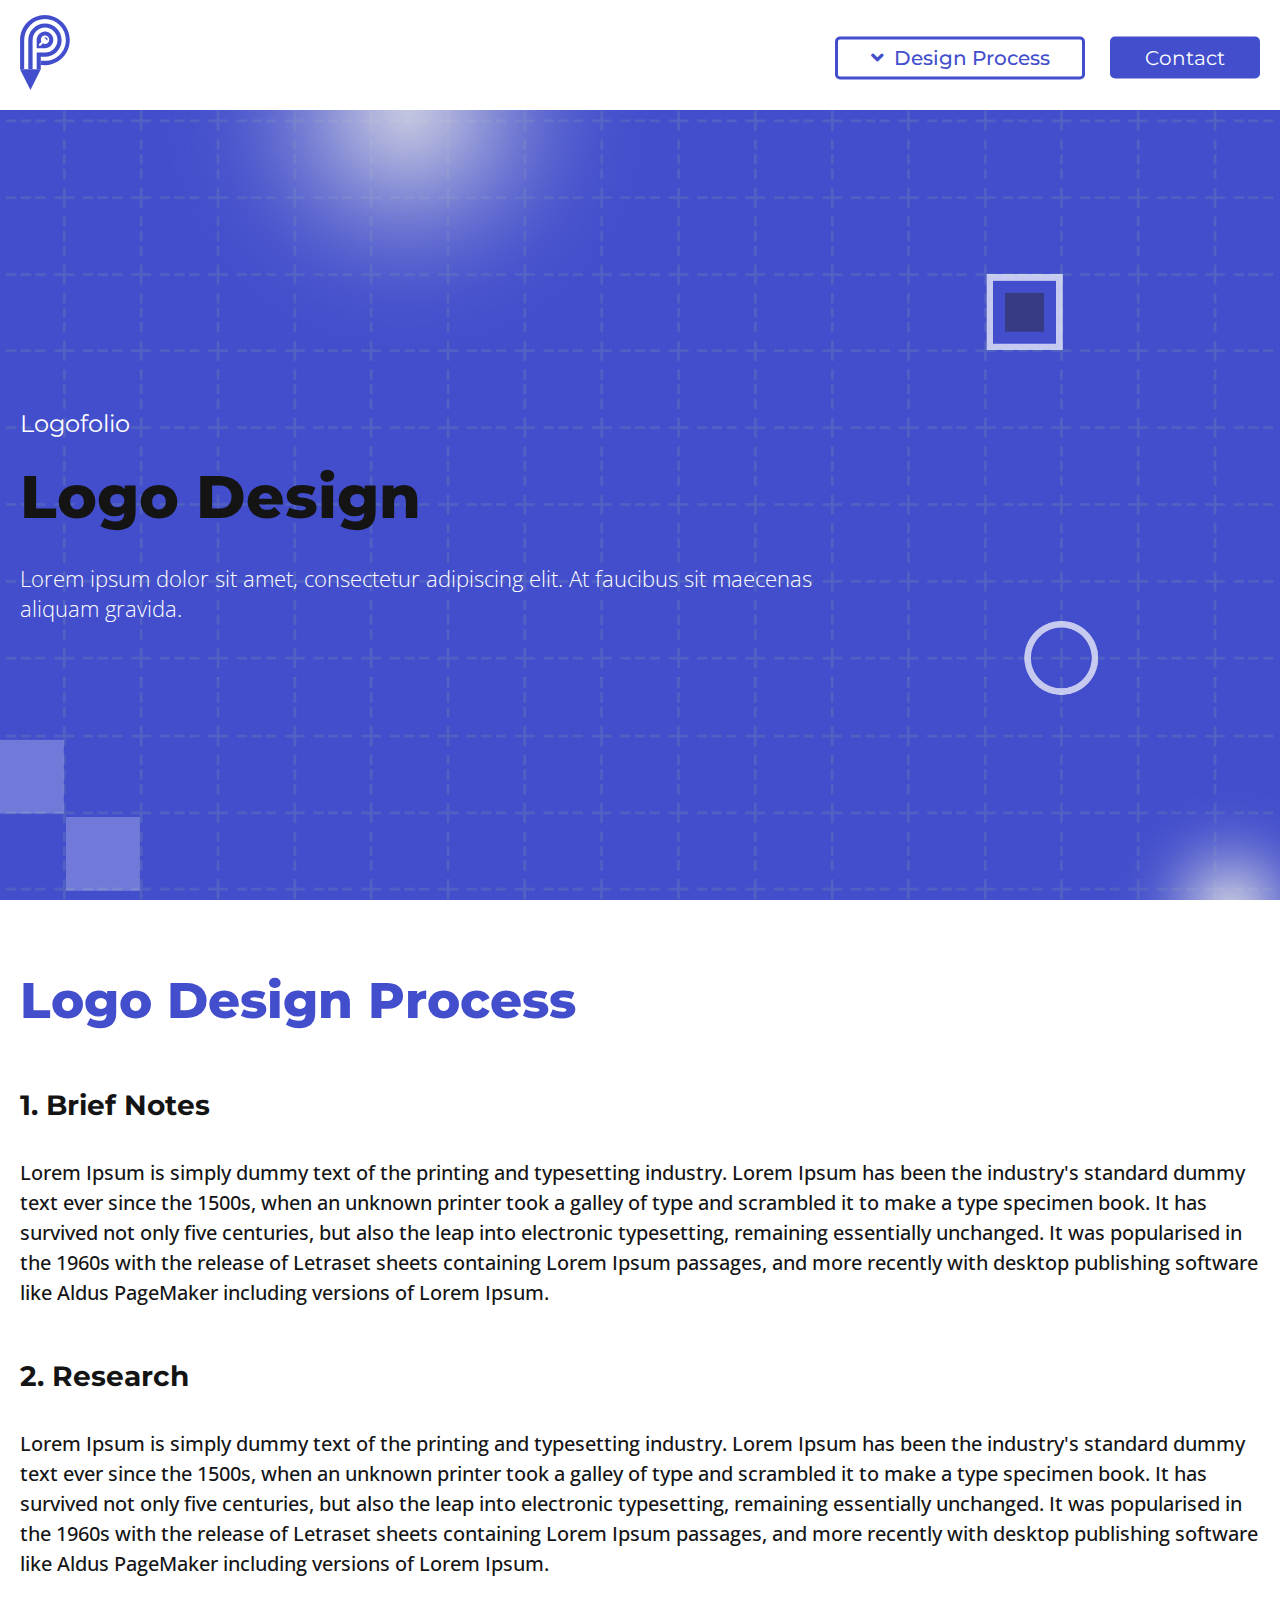
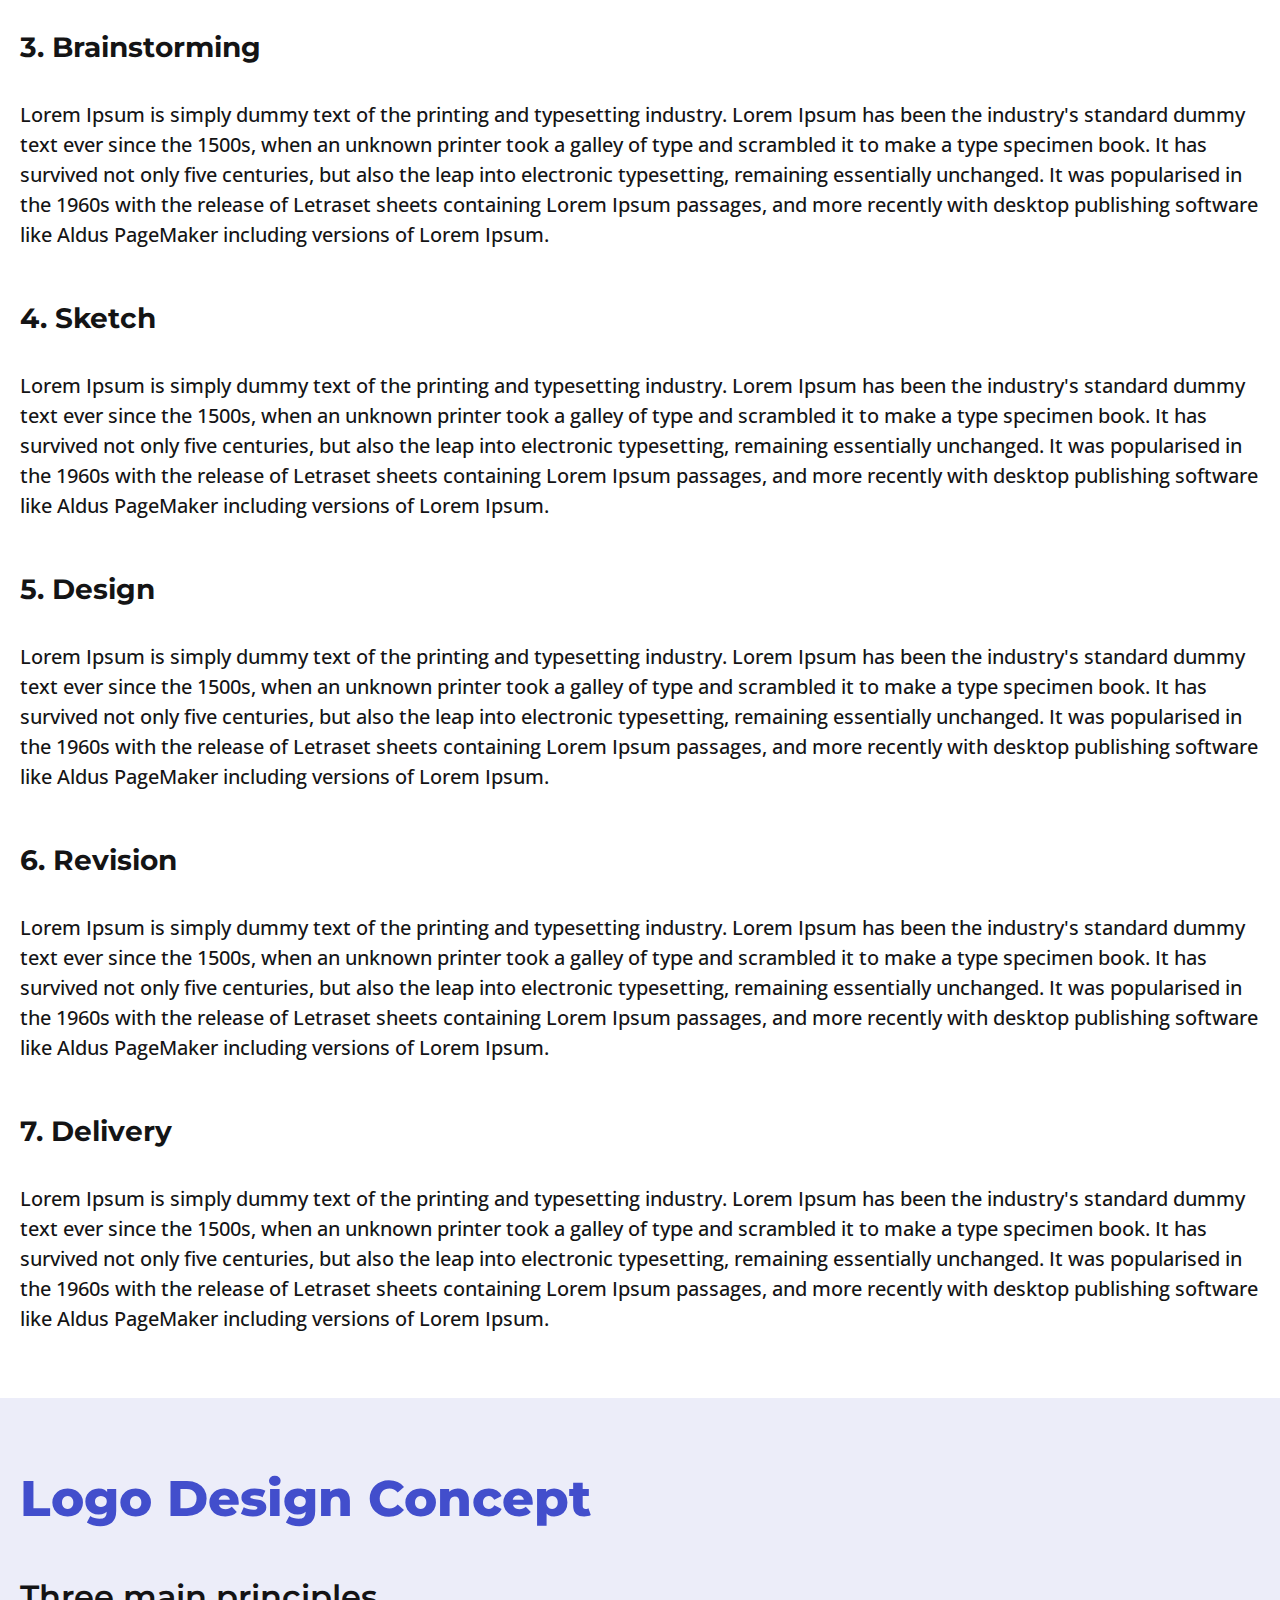
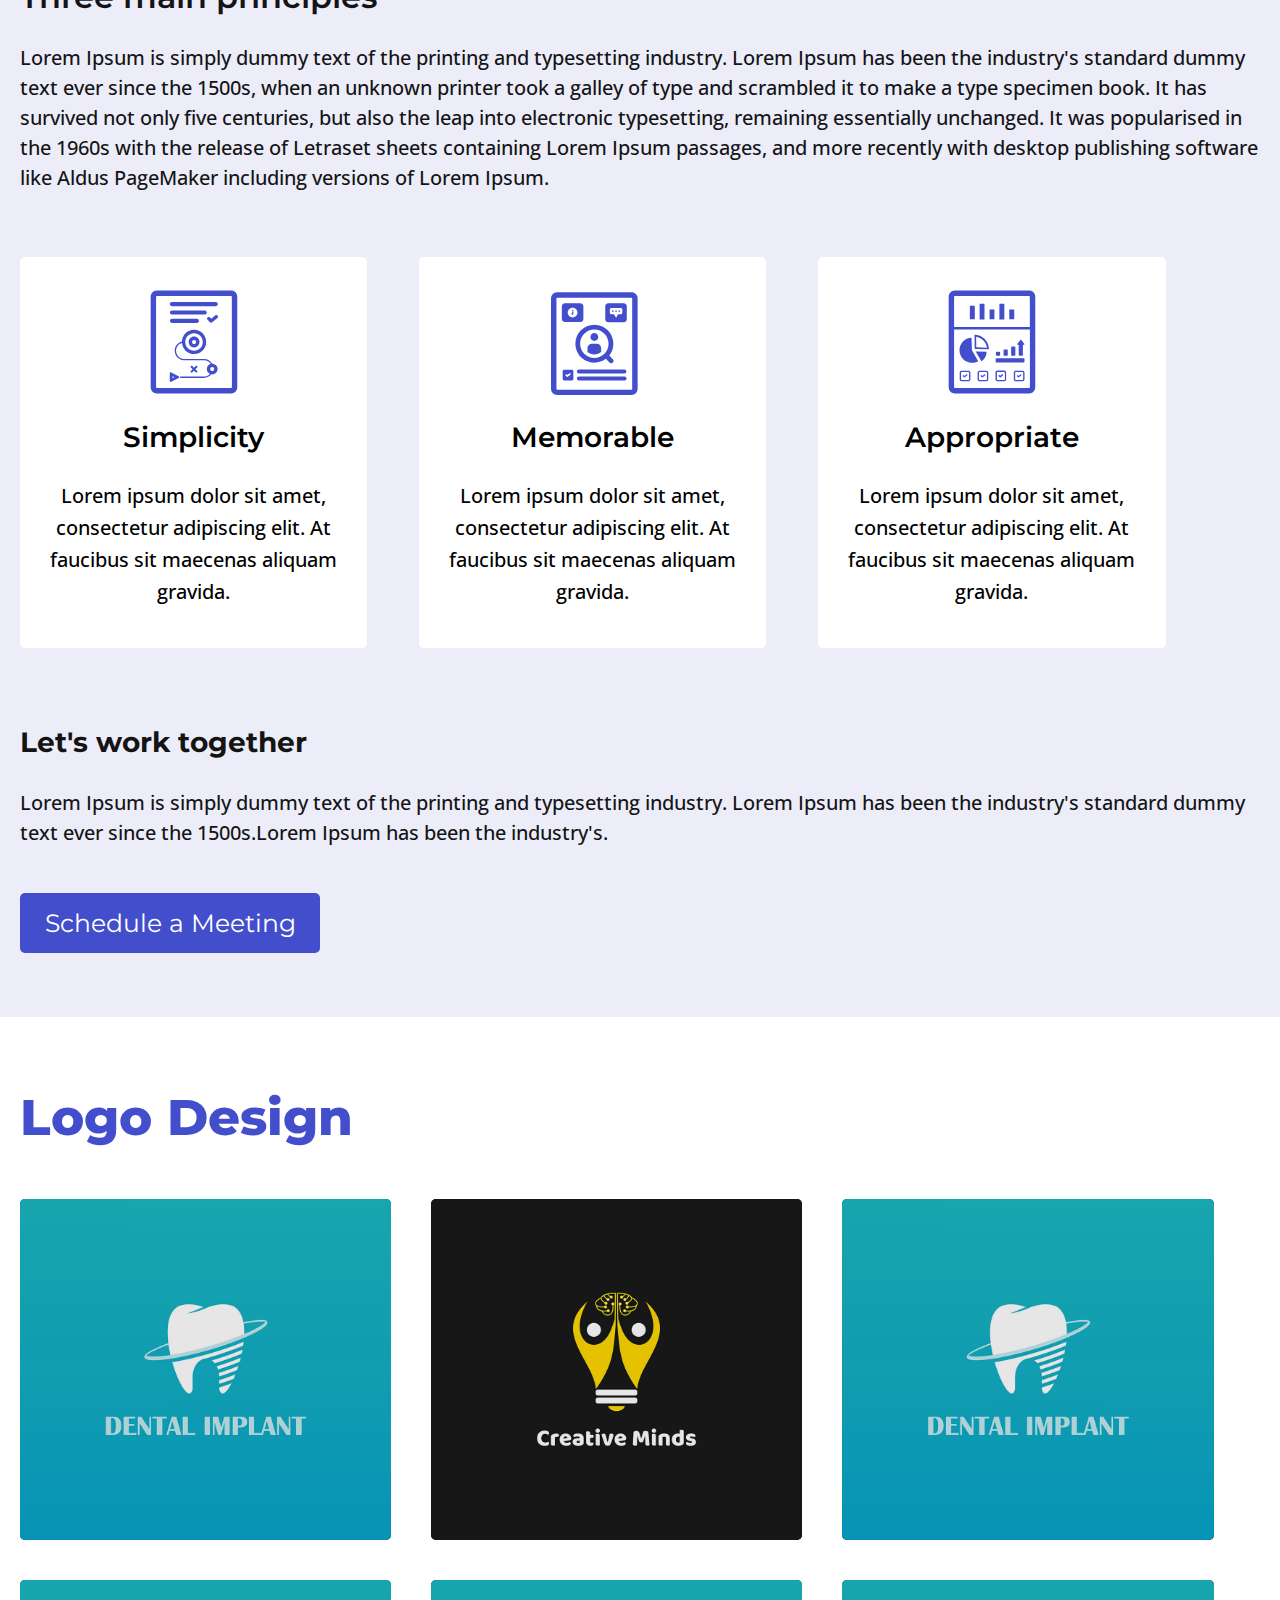
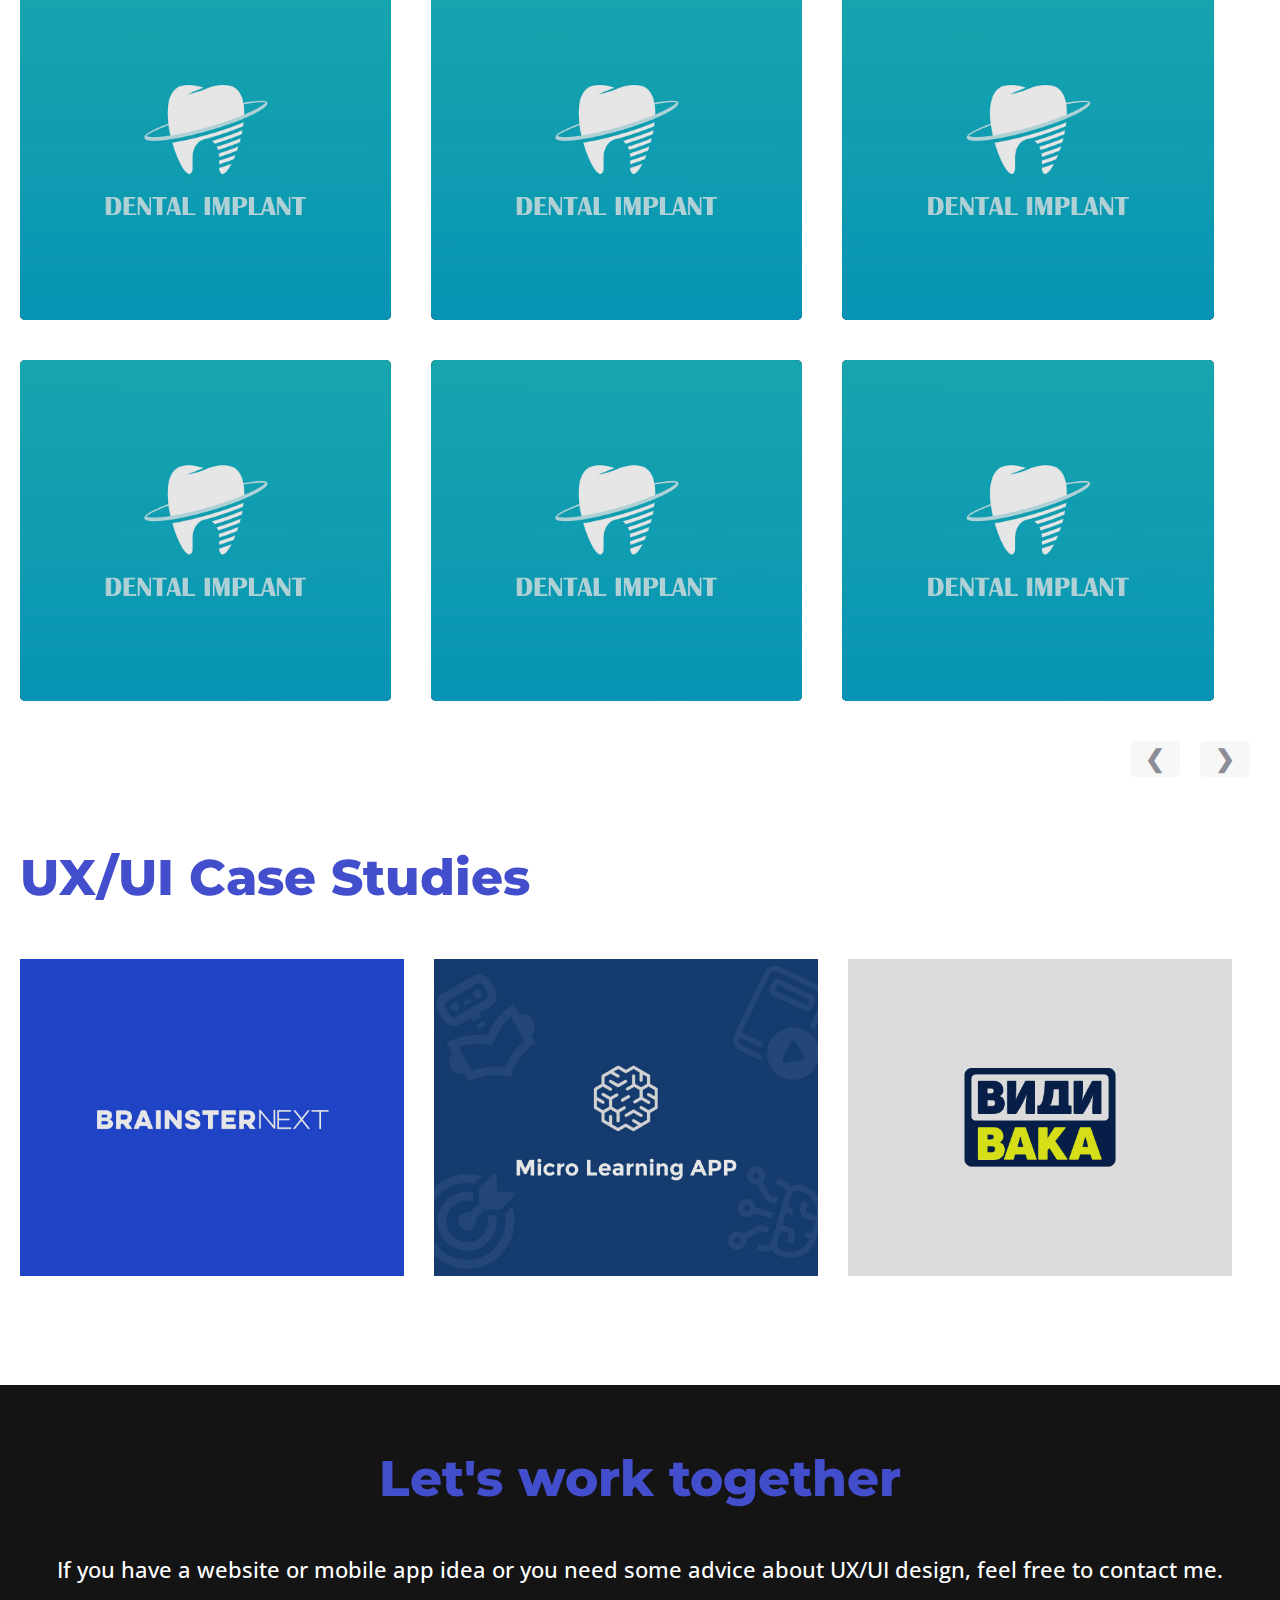
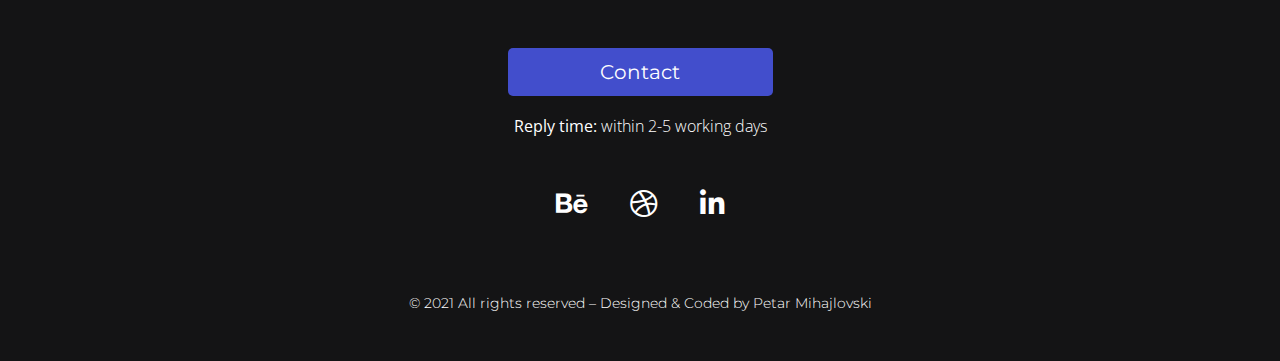
<file: logo-design.html>
<!DOCTYPE html>
<html lang="en">

<head>
    <meta charset="UTF-8">
    <meta http-equiv="X-UA-Compatible" content="IE=edge">
    <meta name="viewport" content="width=device-width, initial-scale=1.0">
    <meta name="viewport" content="width=device-width, initial-scale=1">
    <meta name="viewport"
        content="width=device-width, user-scalable=no, initial-scale=1.0, maximum-scale=1.0, minimum-scale=1.0">


    <!-- <link rel="stylesheet" href="https://www.w3schools.com/w3css/4/w3.css"> -->
    <link rel="stylesheet" href="./Stylesheet/w3-style.css">

    <title> Logofolio / Logo Design</title>
    <link rel="shortcut icon" type="/img/favicon-petar-mihajlovski-ux-ui-designer"
        href="img/favicon-petar-mihajlovski-ux-ui-designer-small.png" />

    <link rel="preconnect" href="https://fonts.gstatic.com">
    <link
        href="https://fonts.googleapis.com/css2?family=Montserrat:wght@300;400;500;600;700;800&family=Open+Sans:wght@300;400&display=swap"
        rel="stylesheet">
    <link href="https://cdnjs.cloudflare.com/ajax/libs/font-awesome/5.13.1/css/all.min.css" rel="stylesheet">
    <script type="text/javascript" src="https://assets.calendly.com/assets/external/widget.js"></script>
    <link href="css/logo-design.css" rel="stylesheet">

</head>

<body>
    <!--== HEADER ==-->

    <div class="navbar">
        <div class="container">
            <a href="/portfolio/">
                <img class="logo" img src="svg/Logo.svg">
            </a>
            <ul>
                <div class="dropdown">
                    <button class="dropbtn"><i class="fas fa-angle-down"></i>Design Process
                    </button>
                    <div class="dropdown-content">



                        <a href="#Logo-Design-Process" class="nav-link">Logo Design Process</a>
                        <a href="#My-Process" class="nav-link">Logo Design Concept</a>
                        <a href="#Logo-Design" class="nav-link">Logo Design</a>
                    </div>
                </div>
                <a href="mailto:petar.mihajlovski.bt@gmail.com" target="_blank">
                    <input type="button" class="button1" value="Contact"></a>
            </ul>
        </div>
    </div>

    <div class="navbar-mobile">
        <div class="container">
            <a href="/portfolio/">
                <img class="logo" img src="svg/Logo.svg">
            </a>

            <div id="mySidenav" class="sidenav">

                <a href="javascript:void(0)" class="closebtn" onclick="closeNav()">&times;</a>


                <a href="#Logo-Design-Process" class="close" onclick="closeNav()">Logo Design Process</a>
                <a href="#My-Process" class="close" onclick="closeNav()">Logo Design Concept</a>
                <a href="#Logo-Design" class="close" onclick="closeNav()">Logo Design</a>
                <a href="mailto:petar.mihajlovski.bt@gmail.com" target="_blank">

                    <input type="button" class="button1" value="Contact"></a>


            </div>

            <span style="font-size:30px;
            cursor:pointer; 
            float: right; 
            padding-right: 20px; 
            color:#424ECC; 
            bottom:50%;
            transform: translateY(45%);" onclick="openNav()">&#9776;
            </span>

            <script>
                function openNav() {
                    document.getElementById("mySidenav").style.width = "100%";
                }

                function closeNav() {
                    document.getElementById("mySidenav").style.width = "0";
                }
            </script>
        </div>
    </div>

    <!--== HERO ==-->

    <div class="hero">
        <div class="container">
            <div class="hero-center">
                <div class="info">
                    <div class="tags">Logofolio</div>
                    <div class="Title">Logo Design</div>
                    <div class="description1">Lorem ipsum dolor sit amet, consectetur adipiscing elit. At
                        faucibus sit maecenas
                        aliquam gravida.

                    </div>
                </div>

            </div>
        </div>
    </div>


    <!--== LOGO DESIGN PROCESS ==-->

    <div class="design-process">
        <div class="container">
            <div id="Logo-Design-Process"></div>
            <div class="title">Logo Design Process</div>
            <div id="Brief"></div>
            <div class="sub_titile">1. Brief Notes</div>

            <div class="description1">Lorem Ipsum is simply dummy text of the printing and typesetting industry.
                Lorem
                Ipsum has been the industry's standard dummy text ever since the 1500s, when an unknown printer
                took
                a
                galley of type and scrambled it to make a type specimen book. It has survived not only five
                centuries,
                but also the leap into electronic typesetting, remaining essentially unchanged. It was
                popularised
                in
                the 1960s with the release of Letraset sheets containing Lorem Ipsum passages, and more recently
                with
                desktop publishing software like Aldus PageMaker including versions of Lorem Ipsum.

            </div>

            <div id="Research"></div>
            <div class="sub_titile">2. Research</div>

            <div class="description1">Lorem Ipsum is simply dummy text of the printing and typesetting industry.
                Lorem
                Ipsum has been the industry's standard dummy text ever since the 1500s, when an unknown printer
                took
                a
                galley of type and scrambled it to make a type specimen book. It has survived not only five
                centuries,
                but also the leap into electronic typesetting, remaining essentially unchanged. It was
                popularised
                in
                the 1960s with the release of Letraset sheets containing Lorem Ipsum passages, and more recently
                with
                desktop publishing software like Aldus PageMaker including versions of Lorem Ipsum.

            </div>

            <div id="Brainstorming"></div>
            <div class="sub_titile">3. Brainstorming</div>

            <div class="description1">Lorem Ipsum is simply dummy text of the printing and typesetting industry.
                Lorem
                Ipsum has been the industry's standard dummy text ever since the 1500s, when an unknown printer
                took
                a
                galley of type and scrambled it to make a type specimen book. It has survived not only five
                centuries,
                but also the leap into electronic typesetting, remaining essentially unchanged. It was
                popularised
                in
                the 1960s with the release of Letraset sheets containing Lorem Ipsum passages, and more recently
                with
                desktop publishing software like Aldus PageMaker including versions of Lorem Ipsum.

            </div>

            <div id="Sketch"></div>
            <div class="sub_titile">4. Sketch</div>

            <div class="description1">Lorem Ipsum is simply dummy text of the printing and typesetting industry.
                Lorem
                Ipsum has been the industry's standard dummy text ever since the 1500s, when an unknown printer
                took
                a
                galley of type and scrambled it to make a type specimen book. It has survived not only five
                centuries,
                but also the leap into electronic typesetting, remaining essentially unchanged. It was
                popularised
                in
                the 1960s with the release of Letraset sheets containing Lorem Ipsum passages, and more recently
                with
                desktop publishing software like Aldus PageMaker including versions of Lorem Ipsum.

            </div>

            <div id="Design"></div>
            <div class="sub_titile">5. Design</div>

            <div class="description1">Lorem Ipsum is simply dummy text of the printing and typesetting industry.
                Lorem
                Ipsum has been the industry's standard dummy text ever since the 1500s, when an unknown printer
                took
                a
                galley of type and scrambled it to make a type specimen book. It has survived not only five
                centuries,
                but also the leap into electronic typesetting, remaining essentially unchanged. It was
                popularised
                in
                the 1960s with the release of Letraset sheets containing Lorem Ipsum passages, and more recently
                with
                desktop publishing software like Aldus PageMaker including versions of Lorem Ipsum.

            </div>

            <div id="Revision"></div>
            <div class="sub_titile">6. Revision</div>

            <div class="description1">Lorem Ipsum is simply dummy text of the printing and typesetting industry.
                Lorem
                Ipsum has been the industry's standard dummy text ever since the 1500s, when an unknown printer
                took
                a
                galley of type and scrambled it to make a type specimen book. It has survived not only five
                centuries,
                but also the leap into electronic typesetting, remaining essentially unchanged. It was
                popularised
                in
                the 1960s with the release of Letraset sheets containing Lorem Ipsum passages, and more recently
                with
                desktop publishing software like Aldus PageMaker including versions of Lorem Ipsum.

            </div>

            <div id="Delivery"></div>
            <div class="sub_titile">7. Delivery</div>

            <div class="description2">Lorem Ipsum is simply dummy text of the printing and typesetting industry.
                Lorem
                Ipsum has been the industry's standard dummy text ever since the 1500s, when an unknown printer
                took
                a
                galley of type and scrambled it to make a type specimen book. It has survived not only five
                centuries,
                but also the leap into electronic typesetting, remaining essentially unchanged. It was
                popularised
                in
                the 1960s with the release of Letraset sheets containing Lorem Ipsum passages, and more recently
                with
                desktop publishing software like Aldus PageMaker including versions of Lorem Ipsum.

            </div>

        </div>
    </div>

    <!--== LOGO DESIGN CONCEPT ==-->

    <div class="process">
        <div class="container">
            <div id="My-Process"></div>
            <div class="title2">Logo Design Concept</div>
            <div class="sub_titile2">Three main principles</div>

            <div class="intro">Lorem Ipsum is simply dummy text of the printing and typesetting industry. Lorem
                Ipsum has been the industry's standard dummy text ever since the 1500s, when an unknown printer took
                a
                galley of type and scrambled it to make a type specimen book. It has survived not only five
                centuries,
                but also the leap into electronic typesetting, remaining essentially unchanged. It was popularised
                in
                the 1960s with the release of Letraset sheets containing Lorem Ipsum passages, and more recently
                with
                desktop publishing software like Aldus PageMaker including versions of Lorem Ipsum.

            </div>

            <div class="clear"></div>
        </div>
    </div>

    <div class="clear"></div>


    <!-- CONCEPT ICON BOXES -->

    <section class="boxes-icon" id="boxes-icon">
        <div class="container">

            <div class="all">
                <div class="card1">
                    <div class="box">


                        <svg xmlns="http://www.w3.org/2000/svg" xmlns:xlink="http://www.w3.org/1999/xlink" version="1.1"
                            id="Strategy" x="0px" y="0px" viewBox="0 0 192 192"
                            style="enable-background:new 0 0 192 192;" xml:space="preserve">
                            <g>
                                <g>
                                    <path class="st0"
                                        d="M63.6,61.6c-1.7,0-3.1,1.4-3.1,3.1s1.4,3.1,3.1,3.1h36.6c1.7,0,3.1-1.4,3.1-3.1s-1.4-3.1-3.1-3.1H63.6z     M63.4,43.1h64.7c1.7,0,3.1-1.4,3.1-3.1s-1.4-3.1-3.1-3.1H63.4c-1.7,0-3.1,1.4-3.1,3.1S61.7,43.1,63.4,43.1z M73.3,146.6l-5.2-2.7    l-5.7-2.9c-0.2-0.1-0.5-0.2-0.7-0.2c-0.8,0-1.5,0.6-1.5,1.5v11.1c0,0.9,0.7,1.5,1.5,1.5c0.2,0,0.5-0.1,0.7-0.2l5.7-2.9l5.2-2.7    C74.4,148.8,74.4,147.1,73.3,146.6z M66.2,148.3l-2,1v-2.9l2,1l0.9,0.4L66.2,148.3z M114.9,52.4c0-1.7-1.4-3.1-3.1-3.1H63.6    c-1.7,0-3.1,1.4-3.1,3.1s1.4,3.1,3.1,3.1h48.2C113.5,55.5,114.9,54.1,114.9,52.4z M96.1,104c4.4,0,8-3.6,8-8c0-4.4-3.6-8-8-8    c-4.4,0-8,3.6-8,8C88.1,100.3,91.6,104,96.1,104z M96.1,93c1.7,0,3,1.3,3,3c0,1.7-1.3,3-3,3c-1.7,0-3-1.3-3-3    C93.1,94.3,94.4,93,96.1,93z M130.8,57c-0.5-1-1.8-1.3-2.7-0.7l-6.7,5.4l-2-2.1c-1-0.8-2.4-0.8-3.3,0.1c0,0-0.1,0-0.1,0.1    c-0.9,0.8-1,2.1-0.3,3l3.8,3.9l0.2,0.2c0.7,0.8,1.9,1,2.7,0.4l8.3-6.9c1-0.9,1.1-2.3,0.2-3.3L130.8,57z M150.8,20H41.2    c-5.1,0-9.2,4.1-9.2,9.2v133.5c0,5.1,4.1,9.2,9.2,9.2h109.5c5.1,0,9.2-4.1,9.2-9.2V29.3C160,24.1,155.9,20,150.8,20z M150.8,164    H41.2c-0.7,0-1.2-0.6-1.2-1.2V29.3c0-0.7,0.6-1.2,1.2-1.2h109.5c0.7,0,1.2,0.6,1.2,1.2l0.1,133.5l0,0.1    C152,163.5,151.4,164,150.8,164z M122.9,128c-2.5-4.2-6.9-7-11.9-7H81.2c-6.5,0-11.7-5.4-11.7-12c0-5.6,3.7-10.3,8.8-11.6    c0.7,9.2,8.5,16.5,17.8,16.5c9.9,0,17.9-8,17.9-17.9C114,86,105.9,78,96.1,78c-9.8,0-17.9,8-17.9,17.9v-0.6    c-6.1,1.4-10.7,7-10.7,13.7c0,7.7,6.2,14,13.7,14H111c4,0,7.6,2.1,9.7,5.3c-3.3,1-5.8,4-5.8,7.7c0,3.2,1.9,6,4.6,7.2    c-2.1,2.3-5.2,3.8-8.5,3.8H75.6v2H111c4.3,0,8.1-2,10.6-5.2c0.4,0.1,0.9,0.1,1.3,0.1c4.4,0,8-3.6,8-8    C130.9,131.5,127.3,128,122.9,128z M96.1,83c7.1,0,12.9,5.8,12.9,12.9c0,7.1-5.8,12.9-12.9,12.9c-7.1,0-13-5.8-13-12.9    C83.1,88.8,88.9,83,96.1,83z M122.9,138.9c-1.7,0-3-1.3-3-3c0-1.7,1.3-3,3-3c1.7,0,3,1.3,3,3C125.9,137.6,124.6,138.9,122.9,138.9    z M91.4,140.8c0.6,0.6,1.5,0.6,2.1,0l2.5-2.5l2.5,2.5c0.6,0.6,1.5,0.6,2.1,0c0.6-0.6,0.6-1.5,0-2.1l-2.5-2.6l2.5-2.5    c0.6-0.6,0.6-1.5,0-2.1c-0.6-0.6-1.5-0.6-2.1,0l-2.5,2.5l-2.5-2.5c-0.6-0.6-1.5-0.6-2.1,0c-0.6,0.6-0.6,1.5,0,2.1l2.5,2.6    l-2.5,2.6C90.8,139.1,90.8,140.1,91.4,140.8z" />
                                </g>
                            </g>
                        </svg>


                        <div class="text">Simplicity</div>
                        <p>Lorem ipsum dolor sit amet,
                            consectetur adipiscing elit. At faucibus
                            sit maecenas aliquam gravida.
                        </p>
                    </div>
                </div>
                <div class="card2">
                    <div class="box">


                        <svg xmlns="http://www.w3.org/2000/svg" xmlns:xlink="http://www.w3.org/1999/xlink" version="1.1"
                            id="User-Research" x="0px" y="0px" viewBox="0 0 192 192"
                            style="enable-background:new 0 0 192 192;" xml:space="preserve">

                            <g>
                                <g>
                                    <path class="st0"
                                        d="M152.8,22.5H43.2c-5.1,0-9.2,4.1-9.2,9.2v133.5c0,5.1,4.1,9.2,9.2,9.2h109.5c5.1,0,9.2-4.1,9.2-9.2V31.7    C162,26.6,157.9,22.5,152.8,22.5z M154,165.3c0,0.7-0.6,1.2-1.2,1.2H43.2c-0.7,0-1.2-0.6-1.2-1.2V31.7c0-0.7,0.6-1.2,1.2-1.2    h109.5c0.7,0,1.2,0.6,1.2,1.2V165.3z M64.8,137H53.4c-1.2,0-2.2,1-2.2,2.2v11.4c0,1.2,1,2.2,2.2,2.2h11.4c1.2,0,2.2-1,2.2-2.2    v-11.4C66.9,137.9,66,137,64.8,137z M62.6,144.2l-3.9,3.3c-0.4,0.3-1,0.2-1.3-0.2l-0.1-0.1l-1.8-1.9c-0.4-0.4-0.3-1.1,0.1-1.4    c0,0,0,0,0,0c0.4-0.4,1.1-0.4,1.6-0.1l1,1l3.2-2.5c0.5-0.3,1.1-0.2,1.4,0.3c0,0,0,0,0,0.1C63.1,143,63,143.7,62.6,144.2z     M54.5,66.6h22.8c2.5,0,4.5-2,4.5-4.5V43.1c0-2.5-2-4.5-4.5-4.5H54.5c-2.5,0-4.5,2-4.5,4.5v19.1C50,64.6,52,66.6,54.5,66.6z     M65.9,45.4c4,0,7.2,3.2,7.2,7.2c0,4-3.2,7.2-7.2,7.2c-4,0-7.2-3.2-7.2-7.2C58.7,48.6,61.9,45.4,65.9,45.4z M141.4,38.8h-22.8    c-2.5,0-4.5,2-4.5,4.5v19.1c0,2.5,2,4.5,4.5,4.5h22.8c2.5,0,4.5-2,4.5-4.5V43.3C145.9,40.8,143.9,38.8,141.4,38.8z M139.3,52.7    c0,1.3-1,2.3-2.3,2.3h-3.8l-0.5,0.9l-2.1,3.7c-0.2,0.4-0.8,0.4-1,0l-2.1-3.7l-0.5-0.9h-3.8c-1.3,0-2.3-1-2.3-2.3V48    c0-1.3,1-2.3,2.3-2.3H137c1.3,0,2.3,1,2.3,2.3V52.7z M66.4,50.4c0.3,0,0.5-0.1,0.7-0.3c0.2-0.2,0.3-0.4,0.2-0.7    c0-0.3-0.1-0.5-0.3-0.7c-0.2-0.2-0.4-0.3-0.7-0.2c-0.3,0-0.5,0.1-0.6,0.3c-0.2,0.2-0.3,0.4-0.2,0.7c0,0.3,0.1,0.5,0.3,0.6    C65.9,50.3,66.2,50.4,66.4,50.4z M64.6,51.8c0.2-0.3,0.3-0.4,0.5-0.4c0.1,0,0.1,0,0.2,0c0,0,0.1,0.1,0.1,0.2c0,0,0,0.1,0,0.1    c0,0,0,0.1,0,0.2L64.5,54c0,0.1-0.1,0.2-0.1,0.4c0,0.1,0,0.2,0,0.4c0,0.3,0.1,0.6,0.3,0.8c0.2,0.2,0.5,0.3,0.9,0.3    c0.4,0,0.8-0.2,1.1-0.4c0.3-0.3,0.6-0.7,0.8-1.4l-0.2-0.1c-0.2,0.5-0.4,0.8-0.5,1c-0.1,0.2-0.3,0.3-0.4,0.3c-0.1,0-0.1,0-0.1,0    s0-0.1,0-0.1c0,0,0-0.1,0-0.1c0,0,0-0.1,0.1-0.3l0.6-2.1c0-0.1,0.1-0.3,0.1-0.4c0-0.1,0-0.2,0-0.3c0-0.3-0.1-0.6-0.4-0.8    c-0.2-0.2-0.5-0.3-0.9-0.3c-0.5,0-0.8,0.2-1.1,0.5c-0.3,0.3-0.5,0.8-0.8,1.6l0.2,0C64.2,52.5,64.4,52.1,64.6,51.8z M98,94.4    c3.2,0,5.8-2.6,5.8-5.8s-2.6-5.8-5.8-5.8s-5.8,2.6-5.8,5.8S94.8,94.4,98,94.4z M130,49.2c-0.7,0-1.2,0.5-1.2,1.2    c0,0.6,0.5,1.2,1.2,1.2c0.6,0,1.2-0.5,1.2-1.2C131.2,49.7,130.7,49.2,130,49.2z M134.7,49.2c-0.6,0-1.2,0.5-1.2,1.2    c0,0.6,0.5,1.2,1.2,1.2s1.2-0.5,1.2-1.2C135.8,49.7,135.3,49.2,134.7,49.2z M125.4,49.2c-0.6,0-1.2,0.5-1.2,1.2    c0,0.6,0.5,1.2,1.2,1.2s1.2-0.5,1.2-1.2C126.5,49.7,126,49.2,125.4,49.2z M142.6,146.8l-67.4,0c-1.6,0-3,1.4-3,3s1.4,3,3,3l67.4,0    c1.7,0,3-1.4,3-3C145.6,148.1,144.2,146.8,142.6,146.8z M98,126.5c6.3,0,12.2-2.1,16.9-5.7l5.4,5.4c0.7,0.7,1.6,1,2.5,1    s1.8-0.3,2.5-1c1.4-1.4,1.4-3.6,0-4.9l-5.3-5.3c3.8-4.8,6.1-10.9,6.1-17.5c0-15.5-12.5-28-28-28S70,83,70,98.5    S82.5,126.5,98,126.5z M98,77.5c11.6,0,21,9.4,21,21s-9.4,21-21,21s-21-9.4-21-21S86.4,77.5,98,77.5z M75.2,142.7l67.2,0    c1.6,0,3-1.4,3-3s-1.4-3-3-3l-67.2,0c-1.6,0-3,1.4-3,3v0C72.2,141.3,73.5,142.7,75.2,142.7z M98,114.3c3.9,0,7.1-1.3,10-3.6    c0-0.2,0-0.4,0-0.6v-5.3c0-3.5-2.9-6.4-6.4-6.4h-7.3c-3.5,0-6.4,2.9-6.4,6.4v5.3c0,0.2,0,0.4,0,0.6    C90.6,112.8,94.2,114.3,98,114.3z" />
                                </g>
                            </g>
                        </svg>

                        <div class="text">Memorable</div>
                        <p>Lorem ipsum dolor sit amet,
                            consectetur adipiscing elit. At faucibus
                            sit maecenas aliquam gravida.
                        </p>
                    </div>
                </div>



                <div class="card3">
                    <div class="box">

                        <svg xmlns="http://www.w3.org/2000/svg" xmlns:xlink="http://www.w3.org/1999/xlink" version="1.1"
                            id="Analysis" x="0px" y="0px" viewBox="0 0 192 192"
                            style="enable-background:new 0 0 192 192;" xml:space="preserve">
                            <g>
                                <g>
                                    <path class="st0"
                                        d="M139.2,144.1c-0.3-0.4-0.8-0.5-1.2-0.2l-2.8,2.2l-0.8-0.9c-0.4-0.3-1-0.3-1.4,0c0,0,0,0,0,0    c-0.4,0.3-0.4,0.9-0.1,1.2l1.6,1.6l0.1,0.1c0.3,0.3,0.8,0.4,1.1,0.1l3.4-2.9C139.6,145.2,139.6,144.6,139.2,144.1    C139.3,144.2,139.3,144.1,139.2,144.1z M134.1,100.1h0.4c0.6,0,1,0.5,1,1v14.1c0,0.6,0.5,1,1,1l4.1,0c0.6,0,1-0.5,1-1v-14.1    c0-0.6,0.5-1,1-1h0.4c0.3,0,0.6-0.1,0.8-0.4c0.4-0.6-0.1-1.1-0.4-1.5c-1-1.1-3.6-4.5-4.1-5.1c0-0.1-0.1-0.1-0.1-0.1    c-0.4-0.3-0.9-0.2-1.2,0.1c-0.5,0.6-3,3.8-4,5c-0.4,0.4-0.9,1-0.5,1.6C133.5,100,133.8,100.1,134.1,100.1z M88,110.3L71.9,110    l8.5,14.6C85.1,121.4,88,116.1,88,110.3z M128.3,47.9h-6.4c-0.2,0-0.4,0.2-0.4,0.4v13.7c0,0,0,0,0,0c0,0.2,0.2,0.4,0.4,0.4h6.4    c0,0,0,0,0.1,0c0.2,0,0.4-0.2,0.4-0.4V48.3c0,0,0,0,0-0.1C128.7,48.1,128.5,47.9,128.3,47.9z M141.1,138.3h-10    c-1.6,0-2.9,1.3-2.9,2.9v10c0,1.6,1.3,2.9,2.9,2.9h10c1.6,0,2.9-1.3,2.9-2.9v-10C144,139.6,142.7,138.3,141.1,138.3z M142,151.1    c0,0.5-0.4,0.9-0.9,0.9h-10c-0.5,0-0.9-0.4-0.9-0.9v-10c0-0.5,0.4-0.9,0.9-0.9h10c0.5,0,0.9,0.4,0.9,0.9V151.1z M71.8,110    L71.8,110L71.8,110L71.8,110z M59.3,144.1c-0.3-0.4-0.8-0.5-1.2-0.2l-2.8,2.2l-0.8-0.9c-0.4-0.3-1-0.3-1.4,0c0,0,0,0,0,0    c-0.4,0.3-0.4,0.9-0.1,1.2l1.6,1.6l0.1,0.1c0.3,0.3,0.8,0.4,1.1,0.1l3.4-2.9C59.7,145.2,59.7,144.6,59.3,144.1    C59.4,144.2,59.4,144.1,59.3,144.1z M87.6,138.3h-10c-1.6,0-2.9,1.3-2.9,2.9v10c0,1.6,1.3,2.9,2.9,2.9h10c1.6,0,2.9-1.3,2.9-2.9    v-10C90.5,139.6,89.2,138.3,87.6,138.3z M88.5,151.1c0,0.5-0.4,0.9-0.9,0.9h-10c-0.5,0-0.9-0.4-0.9-0.9v-10c0-0.5,0.4-0.9,0.9-0.9    h10c0.5,0,0.9,0.4,0.9,0.9V151.1z M61.2,138.3h-10c-1.6,0-2.9,1.3-2.9,2.9v10c0,1.6,1.3,2.9,2.9,2.9h10c1.6,0,2.9-1.3,2.9-2.9v-10    C64.1,139.6,62.8,138.3,61.2,138.3z M62.1,151.1c0,0.5-0.4,0.9-0.9,0.9h-10c-0.5,0-0.9-0.4-0.9-0.9v-10c0-0.5,0.4-0.9,0.9-0.9h10    c0.5,0,0.9,0.4,0.9,0.9V151.1z M85.7,144.1c-0.3-0.4-0.8-0.5-1.2-0.2l-2.8,2.2l-0.8-0.9c-0.4-0.3-1-0.3-1.4,0c0,0,0,0,0,0    c-0.4,0.3-0.4,0.9-0.1,1.2l1.6,1.6l0.1,0.1c0.3,0.3,0.8,0.4,1.1,0.1l3.4-2.9C86.1,145.2,86.1,144.6,85.7,144.1    C85.8,144.2,85.8,144.1,85.7,144.1z M150.8,20H41.2c-5.1,0-9.2,4.1-9.2,9.2v133.5c0,5.1,4.1,9.2,9.2,9.2h109.5    c5.1,0,9.2-4.1,9.2-9.2V29.2C160,24.1,155.9,20,150.8,20z M152,162.8c0,0.7-0.6,1.2-1.2,1.2H41.2c-0.7,0-1.2-0.6-1.2-1.2V77.5h112    V162.8z M152,74H40V29.2c0-0.7,0.6-1.2,1.2-1.2h109.5c0.7,0,1.2,0.6,1.2,1.2V74z M84.6,39.5h-6.4c0,0,0,0-0.1,0    c-0.2,0-0.4,0.2-0.4,0.4v22.3c0,0,0,0,0,0.1c0,0.2,0.2,0.4,0.4,0.3h6.4c0,0,0,0,0,0c0.2,0,0.4-0.2,0.4-0.4V39.9c0,0,0,0,0,0    C85,39.6,84.9,39.5,84.6,39.5z M70.4,106.1l1.2,0.1l18.7,0.6h1.2l-0.1-1.2c-0.4-9.2-6.7-17.1-15.6-19.6c-1.5-0.4-3-0.7-4.5-0.8    L70.2,85v1.3l0.2,18.8L70.4,106.1z M73.6,88.5c1.8,0.3,3.5,0.9,5.1,1.8c5.3,2.8,9.3,8.3,9.9,14.2l-15.8-0.6l0-0.1l-0.2-15.4    C73,88.4,73.3,88.5,73.6,88.5z M99.2,47.9h-6.4c-0.2,0-0.4,0.2-0.4,0.4v13.7c0,0,0,0,0,0c0,0.2,0.2,0.4,0.4,0.4h6.4c0,0,0,0,0,0    c0.2,0,0.4-0.2,0.4-0.4V48.3c0,0,0,0,0,0C99.6,48.1,99.4,47.9,99.2,47.9z M75.6,124.3l-9.2-16l-0.7-18.4    C55.8,90.3,48,98.4,48,108.3c0,3.2,0.8,6.4,2.5,9.2C55.5,126.4,66.8,129.4,75.6,124.3z M70.1,42.5h-6.4c-0.2,0-0.5,0.2-0.4,0.4    v19.2c0,0,0,0,0,0c0,0.2,0.2,0.4,0.4,0.4h6.4c0,0,0,0,0.1,0c0.2,0,0.4-0.2,0.4-0.4V42.9c0,0,0,0,0-0.1    C70.5,42.7,70.3,42.5,70.1,42.5z M104,154h10c1.6,0,2.9-1.3,2.9-2.9v-10c0-1.6-1.3-2.9-2.9-2.9h-10c-1.6,0-2.9,1.3-2.9,2.9v10    C101.2,152.7,102.4,154,104,154z M103.2,141.2c0-0.5,0.4-0.9,0.9-0.9h10c0.5,0,0.9,0.4,0.9,0.9v10c0,0.5-0.4,0.9-0.9,0.9h-10    c-0.5,0-0.9-0.4-0.9-0.9V141.2z M125.3,116.2h4.2c0.6,0,1-0.4,1-1v-11.7c0-0.6-0.4-1-1-1h-4.2c-0.6,0-1,0.4-1,1v11.7    C124.3,115.8,124.8,116.2,125.3,116.2z M113.7,39.5h-6.4c0,0,0,0,0,0c-0.2,0-0.4,0.2-0.4,0.4v22.3c0,0,0,0,0,0    c0,0.2,0.2,0.4,0.4,0.4h6.4c0,0,0,0,0.1,0c0.2,0,0.4-0.2,0.4-0.4V39.9c0,0,0,0,0-0.1C114.1,39.6,113.9,39.4,113.7,39.5z     M114.1,116.2h4.2c0.6,0,1-0.4,1-1V108c0-0.6-0.4-1-1-1h-4.2c-0.6,0-1,0.4-1,1v7.3C113.1,115.8,113.5,116.2,114.1,116.2z     M102.8,116.2h4.2c0.6,0,1-0.4,1-1v-3.7c0-0.6-0.4-1-1-1h-4.2c-0.6,0-1,0.4-1,1v3.7C101.8,115.8,102.3,116.2,102.8,116.2z     M102.4,126.3H143c0.6,0,1-0.4,1-1v-4.2c0-0.6-0.4-1-1-1h-40.6c-0.6,0-1,0.4-1,1v4.2C101.4,125.9,101.9,126.3,102.4,126.3z     M107.4,148.2L107.4,148.2c0.4,0.4,0.9,0.5,1.2,0.2l3.4-2.9c0.4-0.4,0.4-1,0.1-1.4c0,0,0,0,0-0.1c-0.3-0.4-0.8-0.5-1.2-0.2    l-2.8,2.2l-0.8-0.9c-0.4-0.3-1-0.3-1.4,0c0,0,0,0,0,0c-0.4,0.3-0.4,0.9-0.1,1.2L107.4,148.2z" />
                                </g>
                        </svg>

                        <div class="text">Appropriate</div>
                        <p>Lorem ipsum dolor sit amet,
                            consectetur adipiscing elit. At faucibus
                            sit maecenas aliquam gravida.
                        </p>
                    </div>
                </div>

                <div class="clear"></div>

            </div>
        </div>
    </section>

    <!--== CTA  ==-->

    <div class="process">
        <div class="container">
            <div class="sub_titile">Let's work together</div>

            <div class="intro2">Lorem Ipsum is simply dummy text of the printing and typesetting industry. Lorem
                Ipsum has been the industry's standard dummy text ever since the 1500s.Lorem
                Ipsum has been the industry's.

            </div>

            <a href="https://calendly.com/petar-mihajlovski/uxuidesign" target="_blank">
                <input type="button" class="button4" value="Schedule a Meeting">
            </a>

            <div class="clear"></div>
        </div>
    </div>

    <div class="clear"></div>


    <!--== Logo Design ==-->

    <div class="logo-design">
        <div class="container">
            <div id="Logo-Design"></div>
            <div class="title">Logo Design</div>
            <div class="clear"></div>
        </div>
    </div>

    <div class="clear"></div>

    <section class="boxes" id="boxes">
        <div class="container">

            <div class="logo1-box fade">
                <div id="img04"></div>
                <div class="text"><i class="fas fa-search"></i>
                    <img src="./img/logo-img.jpg" alt="logofolio" style="width:100%;cursor:pointer"
                        onclick="onClick(this)" class="w3-hover-opacity">
                </div>
            </div>

            <div class="logo1-box-mobile fade">
                <div id="img04"></div>
                <img src="./img/logo-img.jpg" alt="logofolio" style="width:100%;cursor:pointer" onclick="onClick(this)"
                    class="w3-hover-opacity">

            </div>

            <div class="logo2-box fade">
                <div id="img02"></div>
                <div class="text"><i class="fas fa-search"></i>
                    <img src="./img/logo-img2.jpg" alt="logofolio" style="width:100%;cursor:pointer"
                        onclick="onClick(this)" class="w3-hover-opacity">

                </div>

            </div>

            <div class="logo2-box-mobile fade">
                <div id="img02"></div>
                <div class="text"><i class="fas fa-search"></i>
                    <img src="./img/logo-img2.jpg" alt="logofolio" style="width:100%;cursor:pointer"
                        onclick="onClick(this)" class="w3-hover-opacity">
                </div>
            </div>

            <div class="logo3-box fade">
                <div id="img03"></div>
                <div class="text"><i class="fas fa-search"></i>
                    <img src="./img/logo-img.jpg" alt="logofolio" style="width:100%;cursor:pointer"
                        onclick="onClick(this)" class="w3-hover-opacity">
                </div>

            </div>

            <div class="logo3-box-mobile fade">
                <div id="img03"></div>
                <div class="text"><i class="fas fa-search"></i>
                    <img src="./img/logo-img.jpg" alt="logofolio" style="width:100%;cursor:pointer"
                        onclick="onClick(this)" class="w3-hover-opacity">
                </div>
            </div>

            <div class="clear"></div>

            <div class="logo4-box fade">
                <div class="text"><i class="fas fa-search"></i>
                    <img src="./img/logo-img.jpg" alt="logofolio" style="width:100%;cursor:pointer"
                        onclick="onClick(this)" class="w3-hover-opacity">
                </div>
            </div>

            <div class="logo4-box-mobile fade">
                <div class="text"><i class="fas fa-search"></i>
                    <img src="./img/logo-img.jpg" alt="logofolio" style="width:100%;cursor:pointer"
                        onclick="onClick(this)" class="w3-hover-opacity">
                </div>
            </div>

            <div class="logo5-box fade">
                <div class="text"><i class="fas fa-search"></i>
                    <img src="./img/logo-img.jpg" alt="logofolio" style="width:100%;cursor:pointer"
                        onclick="onClick(this)" class="w3-hover-opacity">

                </div>
            </div>

            <div class="logo5-box-mobile fade">
                <div class="text"><i class="fas fa-search"></i>
                    <img src="./img/logo-img.jpg" alt="logofolio" style="width:100%;cursor:pointer"
                        onclick="onClick(this)" class="w3-hover-opacity">

                </div>

            </div>

            <div class="logo6-box fade">
                <div class="text"><i class="fas fa-search"></i>
                    <img src="./img/logo-img.jpg" alt="logofolio" style="width:100%;cursor:pointer"
                        onclick="onClick(this)" class="w3-hover-opacity">
                </div>
            </div>


            <div class="logo6-box-mobile fade">
                <div class="text"><i class="fas fa-search"></i>
                    <img src="./img/logo-img.jpg" alt="logofolio" style="width:100%;cursor:pointer"
                        onclick="onClick(this)" class="w3-hover-opacity">
                </div>
            </div>

            <div class="clear"></div>

            <div class="logo7-box fade">
                <div class="text"><i class="fas fa-search"></i>
                    <img src="./img/logo-img.jpg" alt="logofolio" style="width:100%;cursor:pointer"
                        onclick="onClick(this)" class="w3-hover-opacity">
                </div>
            </div>

            <div class="logo7-box-mobile fade">
                <div class="text"><i class="fas fa-search"></i>
                    <img src="./img/logo-img.jpg" alt="logofolio" style="width:100%;cursor:pointer"
                        onclick="onClick(this)" class="w3-hover-opacity">
                </div>
            </div>

            <div class="logo8-box fade">
                <div class="text"><i class="fas fa-search"></i>
                    <img src="./img/logo-img.jpg" alt="logofolio" style="width:100%;cursor:pointer"
                        onclick="onClick(this)" class="w3-hover-opacity">
                </div>
            </div>

            <div class="logo8-box-mobile fade">
                <div class="text"><i class="fas fa-search"></i>
                    <img src="./img/logo-img.jpg" alt="logofolio" style="width:100%;cursor:pointer"
                        onclick="onClick(this)" class="w3-hover-opacity">
                </div>
            </div>

            <div class="logo9-box fade">
                <div class="text"><i class="fas fa-search"></i>
                    <img src="./img/logo-img.jpg" alt="logofolio" style="width:100%;cursor:pointer"
                        onclick="onClick(this)" class="w3-hover-opacity">
                </div>
            </div>


            <div class="logo9-box-mobile fade">
                <div class="text"><i class="fas fa-search"></i>
                    <img src="./img/logo-img.jpg" alt="logofolio" style="width:100%;cursor:pointer"
                        onclick="onClick(this)" class="w3-hover-opacity">
                </div>
            </div>

            <div class="clear"></div>


            <a class="next5" onclick="plusboxes(1)">&#10095;</a>
            <a class="prev5" onclick="plusboxes(-1)">&#10094;</a>

            <script>
                var boxIndex = 1;
                showboxes(boxIndex);

                function plusboxes(n) {
                    showboxes(boxIndex += n);
                }

                function currentboxe(n) {
                    showboxes(boxIndex = n);
                }

                function showboxes(n) {
                    var i;
                    var boxes = document.getElementsByClassName("boxes");
                    var dots = document.getElementsByClassName("dott");
                    if (n > boxes.length) { boxIndex = 1 }
                    if (n < 1) { boxIndex = boxes.length }
                    for (i = 0; i < boxes.length; i++) {
                        boxes[i].style.display = "none";
                    }
                    for (i = 0; i < dots.length; i++) {
                        dots[i].className = dots[i].className.replace(" active", "");
                    }
                    boxes[boxIndex - 1].style.display = "block";
                    dots[boxIndex - 1].className += " active";
                }
            </script>


            <!-- Modal Images -->

            <!-- <div id="modal04" class="w3-modal" onclick="this.style.display='none'">
                <span class="w3-button w3-hover-red w3-xlarge w3-display-topright">&times;</span>
                <div class="w3-modal-content w3-animate-zoom">
                    <img id="img04" src="./img/modal1.jpg" style="width:80vh">

                </div>
            </div>

            <div id="modal02" class="w3-modal" onclick="this.style.display='none'">
                <span class="w3-button w3-hover-red w3-xlarge w3-display-topright">&times;</span>
                <div class="w3-modal-content w3-animate-zoom">
                    <img id="img02" src="./img/modal1.jpg" style="width:80vh">

                </div>
            </div>

            <div id="modal03" class="w3-modal" onclick="this.style.display='none'">
                <span class="w3-button w3-hover-red w3-xlarge w3-display-topright">&times;</span>
                <div class="w3-modal-content w3-animate-zoom">
                    <img id="img03" src="./img/modal1.jpg" style="width:80vh">

                </div>
            </div>



            <script>
                function onClick(element) {
                    document.getElementById("img04").src = element.src;
                    document.getElementById("modal04").style.display = "block";

                }
            </script>
            <script>
                function onClick(element) {

                    document.getElementById("img02").src = element.src;
                    document.getElementById("modal02").style.display = "block";

                }
            </script>
            <script>
                function onClick(element) {

                    document.getElementById("img03").src = element.src;
                    document.getElementById("modal03").style.display = "block";

                }
            </script> -->


            <div id="modal01" class="w3-modal" onclick="this.style.display='none'">
                <span class="w3-button w3-hover-red w3-xlarge w3-display-topright">&times;</span>
                <div class="w3-modal-content w3-animate-zoom">
                    <img id="img01" style="width:80vh">
                </div>

            </div>

            <script>
                function onClick(element) {
                    document.getElementById("img01").src = element.src;
                    document.getElementById("modal01").style.display = "block";
                }
            </script>
        </div>
    </section>


    <section class="boxes" id="boxes">
        <div class="container">

            <div class="logo10-box fade">
                <div class="text"><i class="fas fa-search"></i>
                    <img src="./img/logo-img2.jpg" alt="logofolio" style="width:100%;cursor:pointer"
                        onclick="onClick(this)" class="w3-hover-opacity">
                </div>
            </div>

            <div class="logo10-box-mobile fade">
                <div class="text"><i class="fas fa-search"></i>
                    <img src="./img/logo-img2.jpg" alt="logofolio" style="width:100%;cursor:pointer"
                        onclick="onClick(this)" class="w3-hover-opacity">
                </div>
            </div>

            <div class="logo11-box fade">
                <div class="text"><i class="fas fa-search"></i>
                    <img src="./img/logo-img2.jpg" alt="logofolio" style="width:100%;cursor:pointer"
                        onclick="onClick(this)" class="w3-hover-opacity">
                </div>
            </div>

            <div class="logo11-box-mobile fade">
                <div class="text"><i class="fas fa-search"></i>
                    <img src="./img/logo-img2.jpg" alt="logofolio" style="width:100%;cursor:pointer"
                        onclick="onClick(this)" class="w3-hover-opacity">
                </div>
            </div>

            <div class="logo12-box fade">
                <div class="text"><i class="fas fa-search"></i>
                    <img src="./img/logo-img2.jpg" alt="logofolio" style="width:100%;cursor:pointer"
                        onclick="onClick(this)" class="w3-hover-opacity">
                </div>
            </div>

            <div class="logo12-box-mobile fade">
                <div class="text"><i class="fas fa-search"></i>
                    <img src="./img/logo-img2.jpg" alt="logofolio" style="width:100%;cursor:pointer"
                        onclick="onClick(this)" class="w3-hover-opacity">
                </div>
            </div>

            <div class="clear"></div>

            <div class="logo13-box fade">
                <div class="text"><i class="fas fa-search"></i>
                    <img src="./img/logo-img2.jpg" alt="logofolio" style="width:100%;cursor:pointer"
                        onclick="onClick(this)" class="w3-hover-opacity">
                </div>
            </div>

            <div class="logo13-box-mobile fade">
                <div class="text"><i class="fas fa-search"></i>
                    <img src="./img/logo-img2.jpg" alt="logofolio" style="width:100%;cursor:pointer"
                        onclick="onClick(this)" class="w3-hover-opacity">
                </div>
            </div>

            <div class="logo14-box fade">
                <div class="text"><i class="fas fa-search"></i>
                    <img src="./img/logo-img2.jpg" alt="logofolio" style="width:100%;cursor:pointer"
                        onclick="onClick(this)" class="w3-hover-opacity">
                </div>
            </div>

            <div class="logo14-box-mobile fade">
                <div class="text"><i class="fas fa-search"></i>
                    <img src="./img/logo-img2.jpg" alt="logofolio" style="width:100%;cursor:pointer"
                        onclick="onClick(this)" class="w3-hover-opacity">
                </div>
            </div>

            <div class="logo15-box fade">
                <div class="text"><i class="fas fa-search"></i>
                    <img src="./img/logo-img2.jpg" alt="logofolio" style="width:100%;cursor:pointer"
                        onclick="onClick(this)" class="w3-hover-opacity">
                </div>
            </div>


            <div class="logo15-box-mobile fade">
                <div class="text"><i class="fas fa-search"></i>
                    <img src="./img/logo-img2.jpg" alt="logofolio" style="width:100%;cursor:pointer"
                        onclick="onClick(this)" class="w3-hover-opacity">
                </div>
            </div>

            <div class="clear"></div>

            <div class="logo16-box fade">
                <div class="text"><i class="fas fa-search"></i>
                    <img src="./img/logo-img2.jpg" alt="logofolio" style="width:100%;cursor:pointer"
                        onclick="onClick(this)" class="w3-hover-opacity">
                </div>
            </div>

            <div class="logo16-box-mobile fade">
                <div class="text"><i class="fas fa-search"></i>
                    <img src="./img/logo-img2.jpg" alt="logofolio" style="width:100%;cursor:pointer"
                        onclick="onClick(this)" class="w3-hover-opacity">
                </div>
            </div>

            <div class="logo17-box fade">
                <div class="text"><i class="fas fa-search"></i>
                    <img src="./img/logo-img2.jpg" alt="logofolio" style="width:100%;cursor:pointer"
                        onclick="onClick(this)" class="w3-hover-opacity">
                </div>
            </div>

            <div class="logo17-box-mobile fade">
                <div class="text"><i class="fas fa-search"></i>
                    <img src="./img/logo-img2.jpg" alt="logofolio" style="width:100%;cursor:pointer"
                        onclick="onClick(this)" class="w3-hover-opacity">
                </div>
            </div>

            <div class="logo18-box fade">
                <div class="text"><i class="fas fa-search"></i>
                    <img src="./img/logo-img2.jpg" alt="logofolio" style="width:100%;cursor:pointer"
                        onclick="onClick(this)" class="w3-hover-opacity">
                </div>
            </div>


            <div class="logo18-box-mobile fade">
                <div class="text"><i class="fas fa-search"></i>
                    <img src="./img/logo-img2.jpg" alt="logofolio" style="width:100%;cursor:pointer"
                        onclick="onClick(this)" class="w3-hover-opacity">
                </div>
            </div>

            <div class="clear"></div>




            <a class="next5" onclick="plusboxes(1)">&#10095;</a>
            <a class="prev5" onclick="plusboxes(-1)">&#10094;</a>

        </div>
        <br>


        <script>
            var boxIndex = 1;
            showboxes(boxIndex);

            function plusboxes(n) {
                showboxes(boxIndex += n);
            }

            function currentboxe(n) {
                showboxes(boxIndex = n);
            }

            function showboxes(n) {
                var i;
                var boxes = document.getElementsByClassName("boxes");
                var dots = document.getElementsByClassName("dott");
                if (n > boxes.length) { box2Index = 1 }
                if (n < 1) { boxIndex = boxes.length }
                for (i = 0; i < boxes.length; i++) {
                    boxes[i].style.display = "none";
                }
                for (i = 0; i < dots.length; i++) {
                    dots[i].className = dots[i].className.replace(" active", "");
                }
                boxes[boxIndex - 1].style.display = "block";
                dots[boxIndex - 1].className += " active";
            }
        </script>

        <div id="modal01" class="w3-modal" onclick="this.style.display='none'">
            <span class="w3-button w3-hover-red w3-xlarge w3-display-topright">&times;</span>
            <div class="w3-modal-content w3-animate-zoom">
                <img id="img01" style="width:80vh">
            </div>

        </div>

        <script>
            function onClick(element) {
                document.getElementById("img01").src = element.src;
                document.getElementById("modal01").style.display = "block";
            }
        </script>

        </div>
    </section>


    <div class="clear"></div>


    <!-- Logos Mobile View -->


    <div class="logo-slider-mobile">


        <div class="Slideeshow-container">

            <div class="mySlidees fade">
                <img src="./img/logo-mobile.jpg" style="width:100%">
            </div>

            <div class="mySlidees fade">
                <img src="./img/logo-mobile.jpg" style="width:100%">
            </div>

            <div class="mySlidees fade">
                <img src="./img/logo-mobile.jpg" style="width:100%">
            </div>

            <a class="prevv" onclick="plusSlidees(-1)">&#10094;</a>
            <a class="nextt" onclick="plusSlidees(1)">&#10095;</a>

        </div>
        <br>

        <div style="text-align:center">
            <span class="dott" onclick="currentSlidee(1)"></span>
            <span class="dott" onclick="currentSlidee(2)"></span>
            <span class="dott" onclick="currentSlidee(3)"></span>

        </div>

        <script>
            var SlideeIndex = 1;
            showSlidees(SlideeIndex);

            function plusSlidees(n) {
                showSlidees(SlideeIndex += n);
            }

            function currentSlidee(n) {
                showSlidees(SlideeIndex = n);
            }

            function showSlidees(n) {
                var i;
                var Slidees = document.getElementsByClassName("mySlidees");
                var dots = document.getElementsByClassName("dott");
                if (n > Slidees.length) { SlideeIndex = 1 }
                if (n < 1) { SlideeIndex = Slidees.length }
                for (i = 0; i < Slidees.length; i++) {
                    Slidees[i].style.display = "none";
                }
                for (i = 0; i < dots.length; i++) {
                    dots[i].className = dots[i].className.replace(" active", "");
                }
                Slidees[SlideeIndex - 1].style.display = "block";
                dots[SlideeIndex - 1].className += " active";
            }
        </script>



        <div class="Slidee2show-container">

            <div class="mySlidees2 fade">
                <img src="./img/logo-mobile.jpg" style="width:100%">
            </div>

            <div class="mySlidees2 fade">
                <img src="./img/logo-mobile.jpg" style="width:100%">
            </div>

            <div class="mySlidees2 fade">
                <img src="./img/logo-mobile.jpg" style="width:100%">
            </div>

            <a class="prevv2" onclick="plusSlidees2(-1)">&#10094;</a>
            <a class="nextt2" onclick="plusSlidees2(1)">&#10095;</a>

        </div>
        <br>

        <div style="text-align:center">
            <span class="dott2" onclick="currentSlidee2(1)"></span>
            <span class="dott2" onclick="currentSlidee2(2)"></span>
            <span class="dott2" onclick="currentSlidee2(3)"></span>

        </div>

        <script>
            var SlideeIndex = 1;
            showSlidees2(SlideeIndex);

            function plusSlidees2(n) {
                showSlidees2(SlideeIndex += n);
            }

            function currentSlidee2(n) {
                showSlidees2(SlideeIndex = n);
            }

            function showSlidees2(n) {
                var i;
                var Slidees2 = document.getElementsByClassName("mySlidees2");
                var dots = document.getElementsByClassName("dott2");
                if (n > Slidees2.length) { SlideeIndex = 1 }
                if (n < 1) { SlideeIndex = Slidees2.length }
                for (i = 0; i < Slidees2.length; i++) {
                    Slidees2[i].style.display = "none";
                }
                for (i = 0; i < dots.length; i++) {
                    dots[i].className = dots[i].className.replace(" active", "");
                }
                Slidees2[SlideeIndex - 1].style.display = "block";
                dots[SlideeIndex - 1].className += " active";
            }
        </script>


        <div class="Slidee3show-container">

            <div class="mySlidees3 fade">
                <img src="./img/logo-mobile.jpg" style="width:100%">
            </div>

            <div class="mySlidees3 fade">
                <img src="./img/logo-mobile.jpg" style="width:100%">
            </div>

            <div class="mySlidees3 fade">
                <img src="./img/logo-mobile.jpg" style="width:100%">
            </div>


            <a class="prevv3" onclick="plusSlidees3(-1)">&#10094;</a>
            <a class="nextt3" onclick="plusSlidees3(1)">&#10095;</a>

        </div>
        <br>

        <div style="text-align:center">
            <span class="dott3" onclick="currentSlidee3(1)"></span>
            <span class="dott3" onclick="currentSlidee3(2)"></span>
            <span class="dott3" onclick="currentSlidee3(3)"></span>

        </div>

        <script>
            var SlideeIndex = 1;
            showSlidees3(SlideeIndex);

            function plusSlidees3(n) {
                showSlidees3(SlideeIndex += n);
            }

            function currentSlidee3(n) {
                showSlidees3(SlideeIndex = n);
            }

            function showSlidees3(n) {
                var i;
                var Slidees3 = document.getElementsByClassName("mySlidees3");
                var dots = document.getElementsByClassName("dott3");
                if (n > Slidees3.length) { SlideeIndex = 1 }
                if (n < 1) { SlideeIndex = Slidees3.length }
                for (i = 0; i < Slidees3.length; i++) {
                    Slidees3[i].style.display = "none";
                }
                for (i = 0; i < dots.length; i++) {
                    dots[i].className = dots[i].className.replace(" active", "");
                }
                Slidees3[SlideeIndex - 1].style.display = "block";
                dots[SlideeIndex - 1].className += " active";
            }
        </script>

        <div class="Slidee4show-container">

            <div class="mySlidees4 fade">
                <img src="./img/logo-mobile.jpg" style="width:100%">
            </div>

            <div class="mySlidees4 fade">
                <img src="./img/logo-mobile.jpg" style="width:100%">
            </div>

            <div class="mySlidees4 fade">
                <img src="./img/logo-mobile.jpg" style="width:100%">
            </div>

            <a class="prevv4" onclick="plusSlidees4(-1)">&#10094;</a>
            <a class="nextt4" onclick="plusSlidees4(1)">&#10095;</a>

        </div>
        <br>

        <div style="text-align:center">
            <span class="dott4" onclick="currentSlidee4(1)"></span>
            <span class="dott4" onclick="currentSlidee4(2)"></span>
            <span class="dott4" onclick="currentSlidee4(3)"></span>

        </div>

        <script>
            var SlideeIndex = 1;
            showSlidees4(SlideeIndex);

            function plusSlidees4(n) {
                showSlidees4(SlideeIndex += n);
            }

            function currentSlidee4(n) {
                showSlidees4(SlideeIndex = n);
            }

            function showSlidees4(n) {
                var i;
                var Slidees4 = document.getElementsByClassName("mySlidees4");
                var dots = document.getElementsByClassName("dott4");
                if (n > Slidees4.length) { SlideeIndex = 1 }
                if (n < 1) { SlideeIndex = Slidees4.length }
                for (i = 0; i < Slidees4.length; i++) {
                    Slidees4[i].style.display = "none";
                }
                for (i = 0; i < dots.length; i++) {
                    dots[i].className = dots[i].className.replace(" active", "");
                }
                Slidees4[SlideeIndex - 1].style.display = "block";
                dots[SlideeIndex - 1].className += " active";
            }
        </script>

        <div class="Slidee5show-container">

            <div class="mySlidees5 fade">
                <img src="./img/logo-mobile.jpg" style="width:100%">
            </div>

            <div class="mySlidees5 fade">
                <img src="./img/logo-mobile.jpg" style="width:100%">
            </div>

            <div class="mySlidees5 fade">
                <img src="./img/logo-mobile.jpg" style="width:100%">
            </div>

            <a class="prevv5" onclick="plusSlidees5(-1)">&#10094;</a>
            <a class="nextt5" onclick="plusSlidees5(1)">&#10095;</a>

        </div>
        <br>

        <div style="text-align:center">
            <span class="dott5" onclick="currentSlidee5(1)"></span>
            <span class="dott5" onclick="currentSlidee5(2)"></span>
            <span class="dott5" onclick="currentSlidee5(3)"></span>

        </div>

        <script>
            var SlideeIndex = 1;
            showSlidees5(SlideeIndex);

            function plusSlidees5(n) {
                showSlidees5(SlideeIndex += n);
            }

            function currentSlidee5(n) {
                showSlidees5(SlideeIndex = n);
            }

            function showSlidees5(n) {
                var i;
                var Slidees5 = document.getElementsByClassName("mySlidees5");
                var dots = document.getElementsByClassName("dott5");
                if (n > Slidees5.length) { SlideeIndex = 1 }
                if (n < 1) { SlideeIndex = Slidees5.length }
                for (i = 0; i < Slidees5.length; i++) {
                    Slidees5[i].style.display = "none";
                }
                for (i = 0; i < dots.length; i++) {
                    dots[i].className = dots[i].className.replace(" active", "");
                }
                Slidees5[SlideeIndex - 1].style.display = "block";
                dots[SlideeIndex - 1].className += " active";
            }
        </script>

        <div class="Slidee6show-container">

            <div class="mySlidees6 fade">
                <img src="./img/logo-mobile.jpg" style="width:100%">
            </div>

            <div class="mySlidees6 fade">
                <img src="./img/logo-mobile.jpg" style="width:100%">
            </div>

            <div class="mySlidees6 fade">
                <img src="./img/logo-mobile.jpg" style="width:100%">
            </div>

            <a class="prevv6" onclick="plusSlidees6(-1)">&#10094;</a>
            <a class="nextt6" onclick="plusSlidees6(1)">&#10095;</a>

        </div>
        <br>

        <div style="text-align:center">
            <span class="dott6" onclick="currentSlidee6(1)"></span>
            <span class="dott6" onclick="currentSlidee6(2)"></span>
            <span class="dott6" onclick="currentSlidee6(3)"></span>

        </div>

        <script>
            var SlideeIndex = 1;
            showSlidees6(SlideeIndex);

            function plusSlidees6(n) {
                showSlidees6(SlideeIndex += n);
            }

            function currentSlidee6(n) {
                showSlidees6(SlideeIndex = n);
            }

            function showSlidees6(n) {
                var i;
                var Slidees6 = document.getElementsByClassName("mySlidees6");
                var dots = document.getElementsByClassName("dott6");
                if (n > Slidees6.length) { SlideeIndex = 1 }
                if (n < 1) { SlideeIndex = Slidees6.length }
                for (i = 0; i < Slidees6.length; i++) {
                    Slidees6[i].style.display = "none";
                }
                for (i = 0; i < dots.length; i++) {
                    dots[i].className = dots[i].className.replace(" active", "");
                }
                Slidees6[SlideeIndex - 1].style.display = "block";
                dots[SlideeIndex - 1].className += " active";
            }
        </script>


        <div class="Slidee7show-container">

            <div class="mySlidees7 fade">
                <img src="./img/logo-mobile.jpg" style="width:100%">
            </div>

            <div class="mySlidees7 fade">
                <img src="./img/logo-mobile.jpg" style="width:100%">
            </div>

            <div class="mySlidees7 fade">
                <img src="./img/logo-mobile.jpg" style="width:100%">
            </div>

            <a class="prevv7" onclick="plusSlidees7(-1)">&#10094;</a>
            <a class="nextt7" onclick="plusSlidees7(1)">&#10095;</a>
        </div>
        <br>

        <div style="text-align:center">
            <span class="dott7" onclick="currentSlidee7(1)"></span>
            <span class="dott7" onclick="currentSlidee7(2)"></span>
            <span class="dott7" onclick="currentSlidee7(3)"></span>

        </div>

        <script>
            var SlideeIndex = 1;
            showSlidees7(SlideeIndex);

            function plusSlidees7(n) {
                showSlidees7(SlideeIndex += n);
            }

            function currentSlidee7(n) {
                showSlidees7(SlideeIndex = n);
            }

            function showSlidees7(n) {
                var i;
                var Slidees7 = document.getElementsByClassName("mySlidees7");
                var dots = document.getElementsByClassName("dott7");
                if (n > Slidees7.length) { SlideeIndex = 1 }
                if (n < 1) { SlideeIndex = Slidees7.length }
                for (i = 0; i < Slidees7.length; i++) {
                    Slidees7[i].style.display = "none";
                }
                for (i = 0; i < dots.length; i++) {
                    dots[i].className = dots[i].className.replace(" active", "");
                }
                Slidees7[SlideeIndex - 1].style.display = "block";
                dots[SlideeIndex - 1].className += " active";
            }
        </script>


        <div class="Slidee8show-container">

            <div class="mySlidees8 fade">
                <img src="./img/logo-mobile.jpg" style="width:100%">
            </div>

            <div class="mySlidees8 fade">
                <img src="./img/logo-mobile.jpg" style="width:100%">
            </div>

            <div class="mySlidees8 fade">
                <img src="./img/logo-mobile.jpg" style="width:100%">
            </div>

            <a class="prevv8" onclick="plusSlidees8(-1)">&#10094;</a>
            <a class="nextt8" onclick="plusSlidees8(1)">&#10095;</a>

        </div>
        <br>

        <div style="text-align:center">
            <span class="dott8" onclick="currentSlidee8(1)"></span>
            <span class="dott8" onclick="currentSlidee8(2)"></span>
            <span class="dott8" onclick="currentSlidee8(3)"></span>

        </div>

        <script>
            var SlideeIndex = 1;
            showSlidees8(SlideeIndex);

            function plusSlidees8(n) {
                showSlidees8(SlideeIndex += n);
            }

            function currentSlidee8(n) {
                showSlidees8(SlideeIndex = n);
            }

            function showSlidees8(n) {
                var i;
                var Slidees8 = document.getElementsByClassName("mySlidees8");
                var dots = document.getElementsByClassName("dott8");
                if (n > Slidees8.length) { SlideeIndex = 1 }
                if (n < 1) { SlideeIndex = Slidees8.length }
                for (i = 0; i < Slidees8.length; i++) {
                    Slidees8[i].style.display = "none";
                }
                for (i = 0; i < dots.length; i++) {
                    dots[i].className = dots[i].className.replace(" active", "");
                }
                Slidees8[SlideeIndex - 1].style.display = "block";
                dots[SlideeIndex - 1].className += " active";
            }
        </script>


        <div class="Slidee9show-container">

            <div class="mySlidees9 fade">
                <img src="./img/logo-mobile.jpg" style="width:100%">
            </div>

            <div class="mySlidees9 fade">
                <img src="./img/logo-mobile.jpg" style="width:100%">
            </div>

            <div class="mySlidees9 fade">
                <img src="./img/logo-mobile.jpg" style="width:100%">
            </div>

            <a class="prevv9" onclick="plusSlidees9(-1)">&#10094;</a>
            <a class="nextt9" onclick="plusSlidees9(1)">&#10095;</a>

        </div>
        <br>

        <div style="text-align:center">
            <span class="dott9" onclick="currentSlidee9(1)"></span>
            <span class="dott9" onclick="currentSlidee9(2)"></span>
            <span class="dott9" onclick="currentSlidee9(3)"></span>

        </div>

        <script>
            var SlideeIndex = 1;
            showSlidees9(SlideeIndex);

            function plusSlidees9(n) {
                showSlidees9(SlideeIndex += n);
            }

            function currentSlidee9(n) {
                showSlidees9(SlideeIndex = n);
            }

            function showSlidees9(n) {
                var i;
                var Slidees9 = document.getElementsByClassName("mySlidees9");
                var dots = document.getElementsByClassName("dott9");
                if (n > Slidees9.length) { SlideeIndex = 1 }
                if (n < 1) { SlideeIndex = Slidees9.length }
                for (i = 0; i < Slidees9.length; i++) {
                    Slidees9[i].style.display = "none";
                }
                for (i = 0; i < dots.length; i++) {
                    dots[i].className = dots[i].className.replace(" active", "");
                }
                Slidees9[SlideeIndex - 1].style.display = "block";
                dots[SlideeIndex - 1].className += " active";
            }
        </script>


        <div class="Slidee10show-container">

            <div class="mySlidees10 fade">
                <img src="./img/logo-mobile.jpg" style="width:100%">
            </div>

            <div class="mySlidees10 fade">
                <img src="./img/logo-mobile.jpg" style="width:100%">
            </div>

            <div class="mySlidees10 fade">
                <img src="./img/logo-mobile.jpg" style="width:100%">
            </div>

            <a class="prevv10" onclick="plusSlidees10(-1)">&#10094;</a>
            <a class="nextt10" onclick="plusSlidees10(1)">&#10095;</a>
        </div>
        <br>

        <div style="text-align:center">
            <span class="dott10" onclick="currentSlidee10(1)"></span>
            <span class="dott10" onclick="currentSlidee10(2)"></span>
            <span class="dott10" onclick="currentSlidee10(3)"></span>

        </div>

        <script>
            var SlideeIndex = 1;
            showSlidees10(SlideeIndex);

            function plusSlidees10(n) {
                showSlidees10(SlideeIndex += n);
            }

            function currentSlidee10(n) {
                showSlidees10(SlideeIndex = n);
            }

            function showSlidees10(n) {
                var i;
                var Slidees10 = document.getElementsByClassName("mySlidees10");
                var dots = document.getElementsByClassName("dott10");
                if (n > Slidees10.length) { SlideeIndex = 1 }
                if (n < 1) { SlideeIndex = Slidees10.length }
                for (i = 0; i < Slidees10.length; i++) {
                    Slidees10[i].style.display = "none";
                }
                for (i = 0; i < dots.length; i++) {
                    dots[i].className = dots[i].className.replace(" active", "");
                }
                Slidees10[SlideeIndex - 1].style.display = "block";
                dots[SlideeIndex - 1].className += " active";
            }
        </script>


        <div class="Slidee11show-container">

            <div class="mySlidees11 fade">
                <img src="./img/logo-mobile.jpg" style="width:100%">
            </div>

            <div class="mySlidees11 fade">
                <img src="./img/logo-mobile.jpg" style="width:100%">
            </div>

            <div class="mySlidees11 fade">
                <img src="./img/logo-mobile.jpg" style="width:100%">
            </div>

            <a class="prevv11" onclick="plusSlidees11(-1)">&#10094;</a>
            <a class="nextt11" onclick="plusSlidees11(1)">&#10095;</a>

        </div>
        <br>

        <div style="text-align:center">
            <span class="dott11" onclick="currentSlidee11(1)"></span>
            <span class="dott11" onclick="currentSlidee11(2)"></span>
            <span class="dott11" onclick="currentSlidee11(3)"></span>

        </div>

        <script>
            var SlideeIndex = 1;
            showSlidees11(SlideeIndex);

            function plusSlidees11(n) {
                showSlidees11(SlideeIndex += n);
            }

            function currentSlidee11(n) {
                showSlidees11(SlideeIndex = n);
            }

            function showSlidees11(n) {
                var i;
                var Slidees11 = document.getElementsByClassName("mySlidees11");
                var dots = document.getElementsByClassName("dott11");
                if (n > Slidees11.length) { SlideeIndex = 1 }
                if (n < 1) { SlideeIndex = Slidees11.length }
                for (i = 0; i < Slidees11.length; i++) {
                    Slidees11[i].style.display = "none";
                }
                for (i = 0; i < dots.length; i++) {
                    dots[i].className = dots[i].className.replace(" active", "");
                }
                Slidees11[SlideeIndex - 1].style.display = "block";
                dots[SlideeIndex - 1].className += " active";
            }
        </script>


        <div class="Slidee12show-container">

            <div class="mySlidees12 fade">
                <img src="./img/logo-mobile.jpg" style="width:100%">
            </div>

            <div class="mySlidees12 fade">
                <img src="./img/logo-mobile.jpg" style="width:100%">
            </div>

            <div class="mySlidees12 fade">
                <img src="./img/logo-mobile.jpg" style="width:100%">
            </div>


            <a class="prevv12" onclick="plusSlidees12(-1)">&#10094;</a>
            <a class="nextt12" onclick="plusSlidees12(1)">&#10095;</a>

        </div>
        <br>

        <div style="text-align:center">
            <span class="dott12" onclick="currentSlidee12(1)"></span>
            <span class="dott12" onclick="currentSlidee12(2)"></span>
            <span class="dott12" onclick="currentSlidee12(3)"></span>

        </div>

        <script>
            var SlideeIndex = 1;
            showSlidees12(SlideeIndex);

            function plusSlidees12(n) {
                showSlidees12(SlideeIndex += n);
            }

            function currentSlidee12(n) {
                showSlidees12(SlideeIndex = n);
            }

            function showSlidees12(n) {
                var i;
                var Slidees12 = document.getElementsByClassName("mySlidees12");
                var dots = document.getElementsByClassName("dott12");
                if (n > Slidees12.length) { SlideeIndex = 1 }
                if (n < 1) { SlideeIndex = Slidees12.length }
                for (i = 0; i < Slidees12.length; i++) {
                    Slidees12[i].style.display = "none";
                }
                for (i = 0; i < dots.length; i++) {
                    dots[i].className = dots[i].className.replace(" active", "");
                }
                Slidees12[SlideeIndex - 1].style.display = "block";
                dots[SlideeIndex - 1].className += " active";
            }
        </script>


        <div class="Slidee13show-container">

            <div class="mySlidees13 fade">
                <img src="./img/logo-mobile.jpg" style="width:100%">
            </div>

            <div class="mySlidees13 fade">
                <img src="./img/logo-mobile.jpg" style="width:100%">
            </div>

            <div class="mySlidees13 fade">
                <img src="./img/logo-mobile.jpg" style="width:100%">
            </div>

            <a class="prevv13" onclick="plusSlidees13(-1)">&#10094;</a>
            <a class="nextt13" onclick="plusSlidees13(1)">&#10095;</a>
        </div>
        <br>

        <div style="text-align:center">
            <span class="dott13" onclick="currentSlidee13(1)"></span>
            <span class="dott13" onclick="currentSlidee13(2)"></span>
            <span class="dott13" onclick="currentSlidee13(3)"></span>

        </div>

        <script>
            var SlideeIndex = 1;
            showSlidees13(SlideeIndex);

            function plusSlidees13(n) {
                showSlidees13(SlideeIndex += n);
            }

            function currentSlidee13(n) {
                showSlidees13(SlideeIndex = n);
            }

            function showSlidees13(n) {
                var i;
                var Slidees13 = document.getElementsByClassName("mySlidees13");
                var dots = document.getElementsByClassName("dott13");
                if (n > Slidees13.length) { SlideeIndex = 1 }
                if (n < 1) { SlideeIndex = Slidees13.length }
                for (i = 0; i < Slidees13.length; i++) {
                    Slidees13[i].style.display = "none";
                }
                for (i = 0; i < dots.length; i++) {
                    dots[i].className = dots[i].className.replace(" active", "");
                }
                Slidees13[SlideeIndex - 1].style.display = "block";
                dots[SlideeIndex - 1].className += " active";
            }
        </script>


        <div class="Slidee14show-container">

            <div class="mySlidees14 fade">
                <img src="./img/logo-mobile.jpg" style="width:100%">
            </div>

            <div class="mySlidees14 fade">
                <img src="./img/logo-mobile.jpg" style="width:100%">
            </div>

            <div class="mySlidees14 fade">
                <img src="./img/logo-mobile.jpg" style="width:100">
            </div>


            <a class="prevv14" onclick="plusSlidees14(-1)">&#10094;</a>
            <a class="nextt14" onclick="plusSlidees14(1)">&#10095;</a>

        </div>
        <br>

        <div style="text-align:center">
            <span class="dott14" onclick="currentSlidee14(1)"></span>
            <span class="dott14" onclick="currentSlidee14(2)"></span>
            <span class="dott14" onclick="currentSlidee14(3)"></span>

        </div>

        <script>
            var SlideeIndex = 1;
            showSlidees14(SlideeIndex);

            function plusSlidees14(n) {
                showSlidees14(SlideeIndex += n);
            }

            function currentSlidee14(n) {
                showSlidees14(SlideeIndex = n);
            }

            function showSlidees14(n) {
                var i;
                var Slidees14 = document.getElementsByClassName("mySlidees14");
                var dots = document.getElementsByClassName("dott14");
                if (n > Slidees14.length) { SlideeIndex = 1 }
                if (n < 1) { SlideeIndex = Slidees14.length }
                for (i = 0; i < Slidees14.length; i++) {
                    Slidees14[i].style.display = "none";
                }
                for (i = 0; i < dots.length; i++) {
                    dots[i].className = dots[i].className.replace(" active", "");
                }
                Slidees14[SlideeIndex - 1].style.display = "block";
                dots[SlideeIndex - 1].className += " active";
            }
        </script>


        <div class="Slidee15show-container">

            <div class="mySlidees15 fade">
                <img src="./img/logo-mobile.jpg" style="width:100%">
            </div>

            <div class="mySlidees15 fade">
                <img src="./img/logo-mobile.jpg" style="width:100%">
            </div>

            <div class="mySlidees15 fade">
                <img src="./img/logo-mobile.jpg" style="width:100%">
            </div>

            <a class="prevv15" onclick="plusSlidees15(-1)">&#10094;</a>
            <a class="nextt15" onclick="plusSlidees15(1)">&#10095;</a>

        </div>
        <br>

        <div style="text-align:center">
            <span class="dott15" onclick="currentSlidee15(1)"></span>
            <span class="dott15" onclick="currentSlidee15(2)"></span>
            <span class="dott15" onclick="currentSlidee15(3)"></span>

        </div>

        <script>
            var SlideeIndex = 1;
            showSlidees15(SlideeIndex);

            function plusSlidees15(n) {
                showSlidees15(SlideeIndex += n);
            }

            function currentSlidee15(n) {
                showSlidees15(SlideeIndex = n);
            }

            function showSlidees15(n) {
                var i;
                var Slidees15 = document.getElementsByClassName("mySlidees15");
                var dots = document.getElementsByClassName("dott15");
                if (n > Slidees15.length) { SlideeIndex = 1 }
                if (n < 1) { SlideeIndex = Slidees15.length }
                for (i = 0; i < Slidees15.length; i++) {
                    Slidees15[i].style.display = "none";
                }
                for (i = 0; i < dots.length; i++) {
                    dots[i].className = dots[i].className.replace(" active", "");
                }
                Slidees15[SlideeIndex - 1].style.display = "block";
                dots[SlideeIndex - 1].className += " active";
            }
        </script>


        <div class="Slidee16show-container">

            <div class="mySlidees16 fade">
                <img src="./img/logo-mobile.jpg" style="width:100%">
            </div>

            <div class="mySlidees16 fade">
                <img src="./img/logo-mobile.jpg" style="width:100%">
            </div>

            <div class="mySlidees16 fade">
                <img src="./img/logo-mobile.jpg" style="width:100%">
            </div>

            <a class="prevv16" onclick="plusSlidees16(-1)">&#10094;</a>
            <a class="nextt16" onclick="plusSlidees16(1)">&#10095;</a>

        </div>
        <br>

        <div style="text-align:center">
            <span class="dott16" onclick="currentSlidee16(1)"></span>
            <span class="dott16" onclick="currentSlidee16(2)"></span>
            <span class="dott16" onclick="currentSlidee16(3)"></span>

        </div>

        <script>
            var SlideeIndex = 1;
            showSlidees16(SlideeIndex);

            function plusSlidees16(n) {
                showSlidees16(SlideeIndex += n);
            }

            function currentSlidee16(n) {
                showSlidees16(SlideeIndex = n);
            }

            function showSlidees16(n) {
                var i;
                var Slidees16 = document.getElementsByClassName("mySlidees16");
                var dots = document.getElementsByClassName("dott16");
                if (n > Slidees16.length) { SlideeIndex = 1 }
                if (n < 1) { SlideeIndex = Slidees16.length }
                for (i = 0; i < Slidees16.length; i++) {
                    Slidees16[i].style.display = "none";
                }
                for (i = 0; i < dots.length; i++) {
                    dots[i].className = dots[i].className.replace(" active", "");
                }
                Slidees16[SlideeIndex - 1].style.display = "block";
                dots[SlideeIndex - 1].className += " active";
            }
        </script>


        <div class="Slidee17show-container">

            <div class="mySlidees17 fade">
                <img src="./img/logo-mobile.jpg" style="width:100%">
            </div>

            <div class="mySlidees17 fade">
                <img src="./img/logo-mobile.jpg" style="width:100%">
            </div>

            <div class="mySlidees17 fade">
                <img src="./img/logo-mobile.jpg" style="width:100%">
            </div>

            <a class="prevv17" onclick="plusSlidees17(-1)">&#10094;</a>
            <a class="nextt17" onclick="plusSlidees17(1)">&#10095;</a>

        </div>
        <br>

        <div style="text-align:center">
            <span class="dott17" onclick="currentSlidee17(1)"></span>
            <span class="dott17" onclick="currentSlidee17(2)"></span>
            <span class="dott17" onclick="currentSlidee17(3)"></span>

        </div>

        <script>
            var SlideeIndex = 1;
            showSlidees17(SlideeIndex);

            function plusSlidees17(n) {
                showSlidees17(SlideeIndex += n);
            }

            function currentSlidee17(n) {
                showSlidees17(SlideeIndex = n);
            }

            function showSlidees17(n) {
                var i;
                var Slidees17 = document.getElementsByClassName("mySlidees17");
                var dots = document.getElementsByClassName("dott17");
                if (n > Slidees17.length) { SlideeIndex = 1 }
                if (n < 1) { SlideeIndex = Slidees17.length }
                for (i = 0; i < Slidees17.length; i++) {
                    Slidees17[i].style.display = "none";
                }
                for (i = 0; i < dots.length; i++) {
                    dots[i].className = dots[i].className.replace(" active", "");
                }
                Slidees17[SlideeIndex - 1].style.display = "block";
                dots[SlideeIndex - 1].className += " active";
            }
        </script>


        <div class="Slidee18show-container">

            <div class="mySlidees18 fade">
                <img src="./img/logo-mobile.jpg" style="width:100%">
            </div>

            <div class="mySlidees18 fade">
                <img src="./img/logo-mobile.jpg" style="width:100%">
            </div>

            <div class="mySlidees18 fade">
                <img src="./img/logo-mobile.jpg" style="width:100%">
            </div>

            <a class="prevv18" onclick="plusSlidees18(-1)">&#10094;</a>
            <a class="nextt18" onclick="plusSlidees18(1)">&#10095;</a>

        </div>
        <br>

        <div style="text-align:center">
            <span class="dott18" onclick="currentSlidee18(1)"></span>
            <span class="dott18" onclick="currentSlidee18(2)"></span>
            <span class="dott18" onclick="currentSlidee18(3)"></span>

        </div>

        <script>
            var SlideeIndex = 1;
            showSlidees18(SlideeIndex);

            function plusSlidees18(n) {
                showSlidees18(SlideeIndex += n);
            }

            function currentSlidee18(n) {
                showSlidees18(SlideeIndex = n);
            }

            function showSlidees18(n) {
                var i;
                var Slidees18 = document.getElementsByClassName("mySlidees18");
                var dots = document.getElementsByClassName("dott18");
                if (n > Slidees18.length) { SlideeIndex = 1 }
                if (n < 1) { SlideeIndex = Slidees18.length }
                for (i = 0; i < Slidees18.length; i++) {
                    Slidees18[i].style.display = "none";
                }
                for (i = 0; i < dots.length; i++) {
                    dots[i].className = dots[i].className.replace(" active", "");
                }
                Slidees18[SlideeIndex - 1].style.display = "block";
                dots[SlideeIndex - 1].className += " active";
            }
        </script>




    </div>

    <!--== ADDITIONAL WORKS ==-->

    <div class="additional-work">
        <div class="container">
            <div class="title-work">UX/UI Case Studies</div>
        </div>
    </div>

    <!--== ADDITIONAL BOXES ==-->

    <section class="additional-boxes" id="additional-boxes">
        <div class="container">

            <div class="logo-box">
                <div class="text">Brainster Next</div>

                <a href="https://www.figma.com/file/wukDLHnBdAAasFMeV9fjEu/Design-Project?node-id=0%3A1"
                    target="_blank">
                    <img src="./img/Work-Project-Brainster-Next.jpg" alt="Logofolio">

                </a>
            </div>

            <div class="logo-box-mobile">
                <img src="./img/Work-Project-Brainster-Next.jpg" alt="Logofolio">
                <a href="https://www.figma.com/file/wukDLHnBdAAasFMeV9fjEu/Design-Project?node-id=0%3A1"
                    target="_blank">
                    <div class="text">Brainster Next</div>
                </a>
            </div>

            <div class="photoshop-box">
                <div class="text">Micro Learning App</div>
                <a href="https://www.figma.com/file/wukDLHnBdAAasFMeV9fjEu/Design-Project?node-id=0%3A1"
                    target="_blank">
                    <img src="./img/Work-Project-Micro-Learning-App.jpg" alt="Photoshop">


                </a>
            </div>

            <div class="photoshop-box-mobile">
                <img src="./img/Work-Project-Micro-Learning-App.jpg" alt="Photoshop">
                <a href="https://www.figma.com/file/wukDLHnBdAAasFMeV9fjEu/Design-Project?node-id=0%3A1"
                    target="_blank">
                    <div class="text">Micro Learning App</div>
                </a>
            </div>

            <div class="new-photoshop-box">
                <div class="text">Vidi Vaka</div>
                <a href="https://www.figma.com/file/wukDLHnBdAAasFMeV9fjEu/Design-Project?node-id=0%3A1"
                    target="_blank">
                    <img src="./img/Work-Project-Vidi-Vaka.jpg" alt="Photoshop">


                </a>
            </div>

            <div class="new-photoshop-box-mobile">
                <img src="./img/Work-Project-Vidi-Vaka.jpg" alt="Photoshop">
                <a href="https://www.figma.com/file/wukDLHnBdAAasFMeV9fjEu/Design-Project?node-id=0%3A1"
                    target="_blank">
                    <div class="text">Vidi Vaka</div>
                </a>
            </div>

            <div class="clear"></div>



            <div class="Slide2show-container">

                <div class="mySlide2s fade">
                    <img src="./img/Work-Project-Brainster-Next.jpg" style="width:100%">
                </div>

                <div class="mySlide2s fade">
                    <img src="./img/Work-Project-Micro-Learning-App.jpg" style="width:100%">
                </div>

                <div class="mySlide2s fade">
                    <img src="./img/Work-Project-Vidi-Vaka.jpg" style="width:100%">
                </div>



                <a class="prev2" onclick="plusSlide2s(-1)">&#10094;</a>
                <a class="next2" onclick="plusSlide2s(1)">&#10095;</a>

            </div>
            <br>

            <div style="text-align:center">
                <span class="dot2" onclick="currentSlide2(1)"></span>
                <span class="dot2" onclick="currentSlide2(2)"></span>
                <span class="dot2" onclick="currentSlide2(3)"></span>

            </div>

            <script>
                var Slide2Index = 1;
                showSlide2s(Slide2Index);

                function plusSlide2s(n) {
                    showSlide2s(Slide2Index += n);
                }

                function currentSlide2(n) {
                    showSlide2s(Slide2Index = n);
                }

                function showSlide2s(n) {
                    var i;
                    var Slide2s = document.getElementsByClassName("mySlide2s");
                    var dot2s = document.getElementsByClassName("dot2");
                    if (n > Slide2s.length) { Slide2Index = 1 }
                    if (n < 1) { Slide2Index = Slide2s.length }
                    for (i = 0; i < Slide2s.length; i++) {
                        Slide2s[i].style.display = "none";
                    }
                    for (i = 0; i < dot2s.length; i++) {
                        dot2s[i].className = dot2s[i].className.replace(" active", "");
                    }
                    Slide2s[Slide2Index - 1].style.display = "block";
                    dot2s[Slide2Index - 1].className += " active";
                }
            </script>
        </div>
    </section>


    <!-- BACK TO TOP -->

    <button onclick="topFunction()" id="myBtn" title="Go to top">
        <i class="fas fa-angle-up"></i></button>

    <script>
        //Get the button
        var mybutton = document.getElementById("myBtn");

        // When the user scrolls down 20px from the top of the document, show the button
        window.onscroll = function () { scrollFunction() };

        function scrollFunction() {
            if (document.body.scrollTop > 20 || document.documentElement.scrollTop > 20) {
                mybutton.style.display = "block";
            } else {
                mybutton.style.display = "none";
            }
        }

        // When the user clicks on the button, scroll to the top of the document
        function topFunction() {
            document.body.scrollTop = 0;
            document.documentElement.scrollTop = 0;
        }
    </script>


    <!--== FOOTER ==-->
    <div class="footer">
        <div class="container">
            <div class="info">
                <div class="title">Let's work together </div>
                <div class="Desc">If you have a website or mobile app idea or you need some advice
                    about UX/UI design, feel free to contact me.
                </div>
                <a href="mailto:petar.mihajlovski.bt@gmail.com" target="_blank">
                    <input type="button" class="button2" value="Contact">
                </a>
                <div class="Desc-time"><B>Reply time:</B> within 2-5 working days</div>

                <div class="social">
                    <a href="https://www.behance.net/petarmihajlovski" target="_blank"><i
                            class="fab fa-behance"></i></a>
                    <a href="https://dribbble.com/petarmihajlovski" target="_blank"> <i class="fab fa-dribbble"></i></a>
                    <a href="https://www.linkedin.com/in/petar-mihajlovski-825368146/" target="_blank"> <i
                            class="fab fa-linkedin-in"></i></a>
                </div>
                <div class="copyright">
                    <p> © 2021 All rights reserved – Designed & Coded
                        by Petar Mihajlovski
                    </p>
                </div>
            </div>
        </div>
    </div>



</body>

</html>
</file>
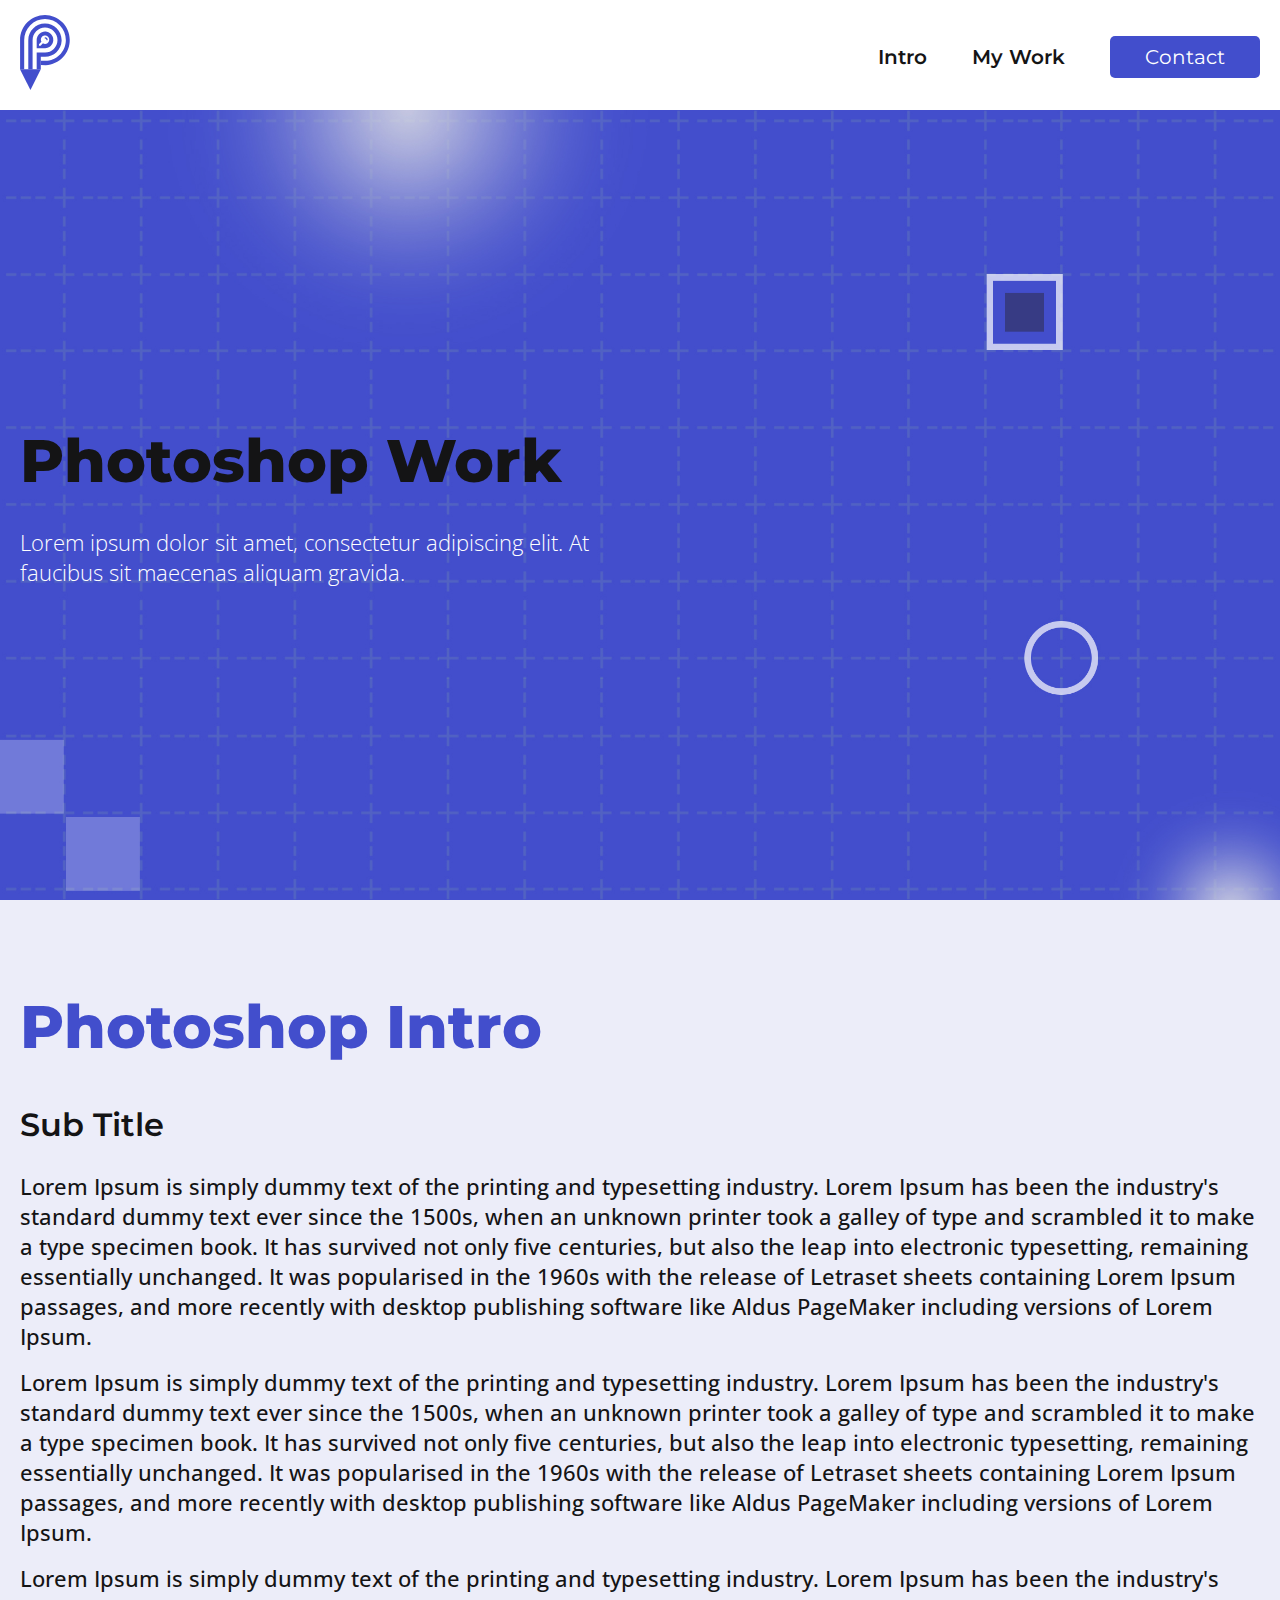
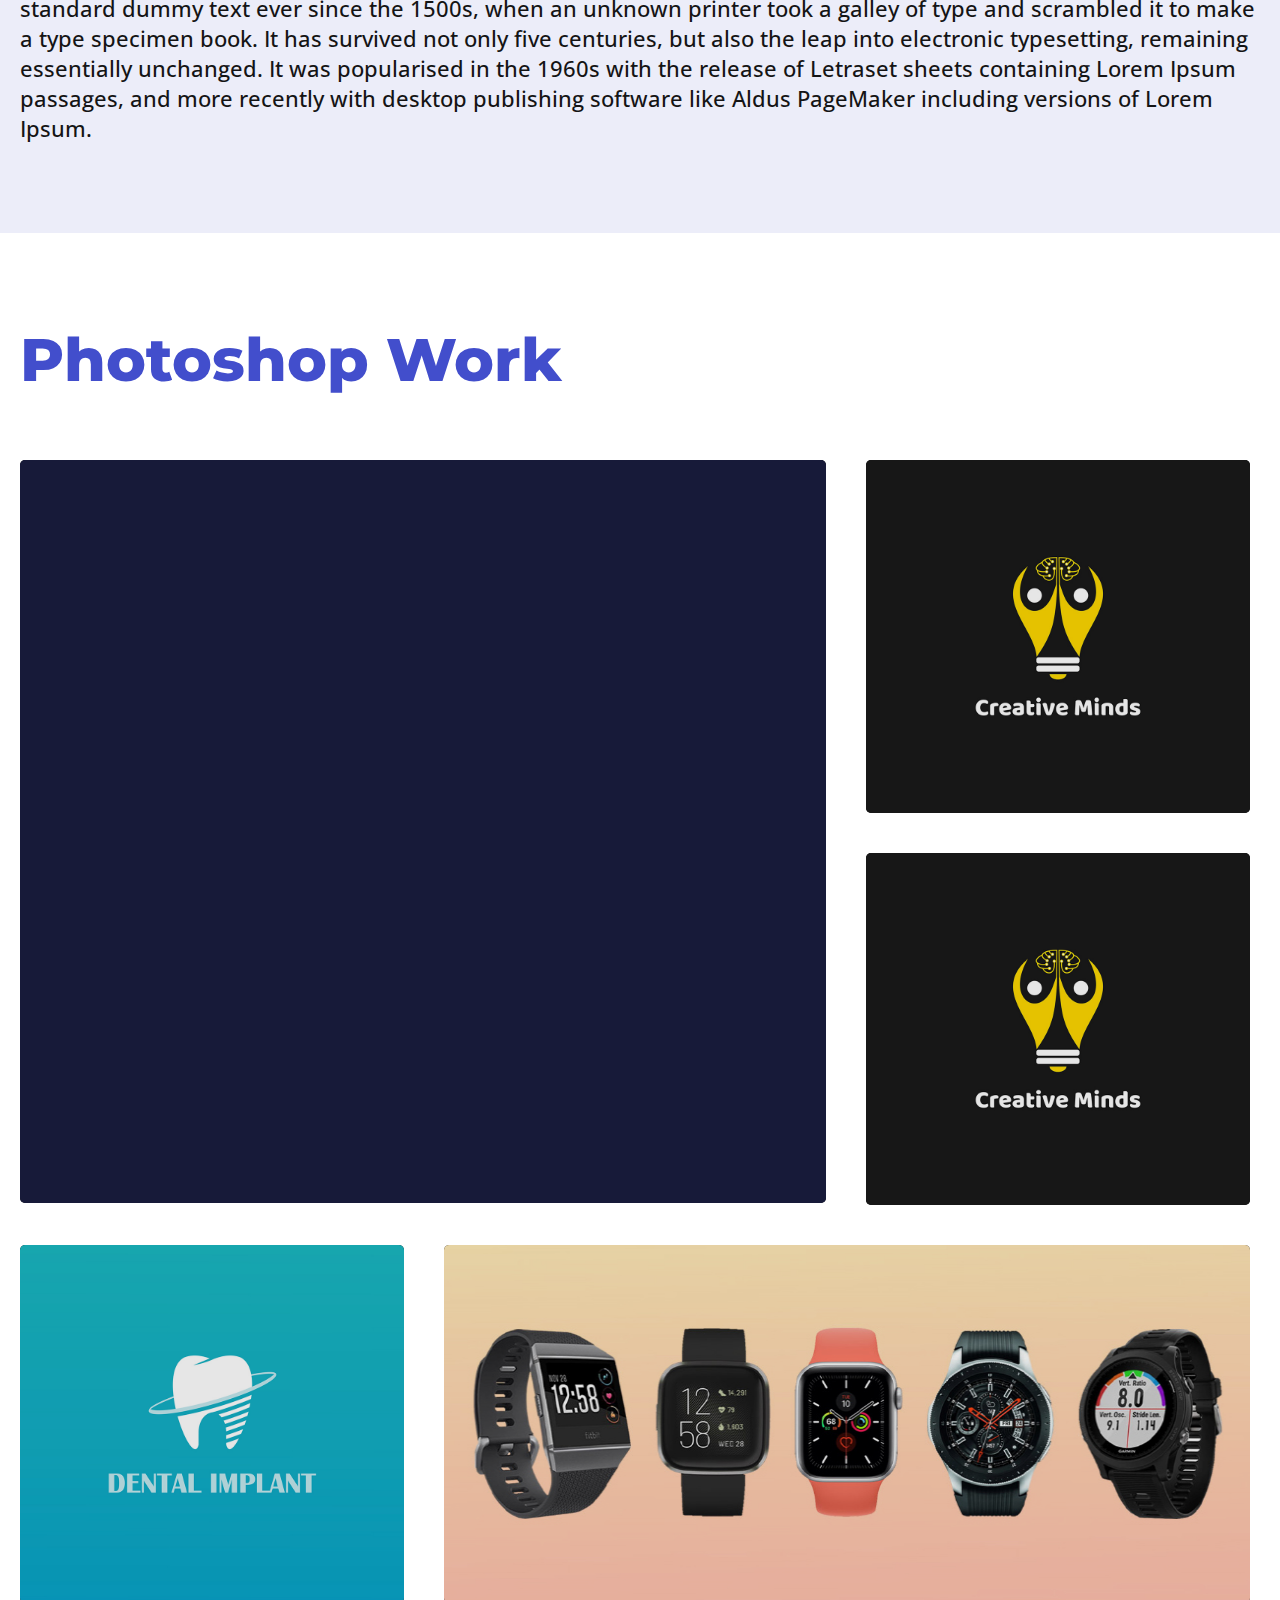
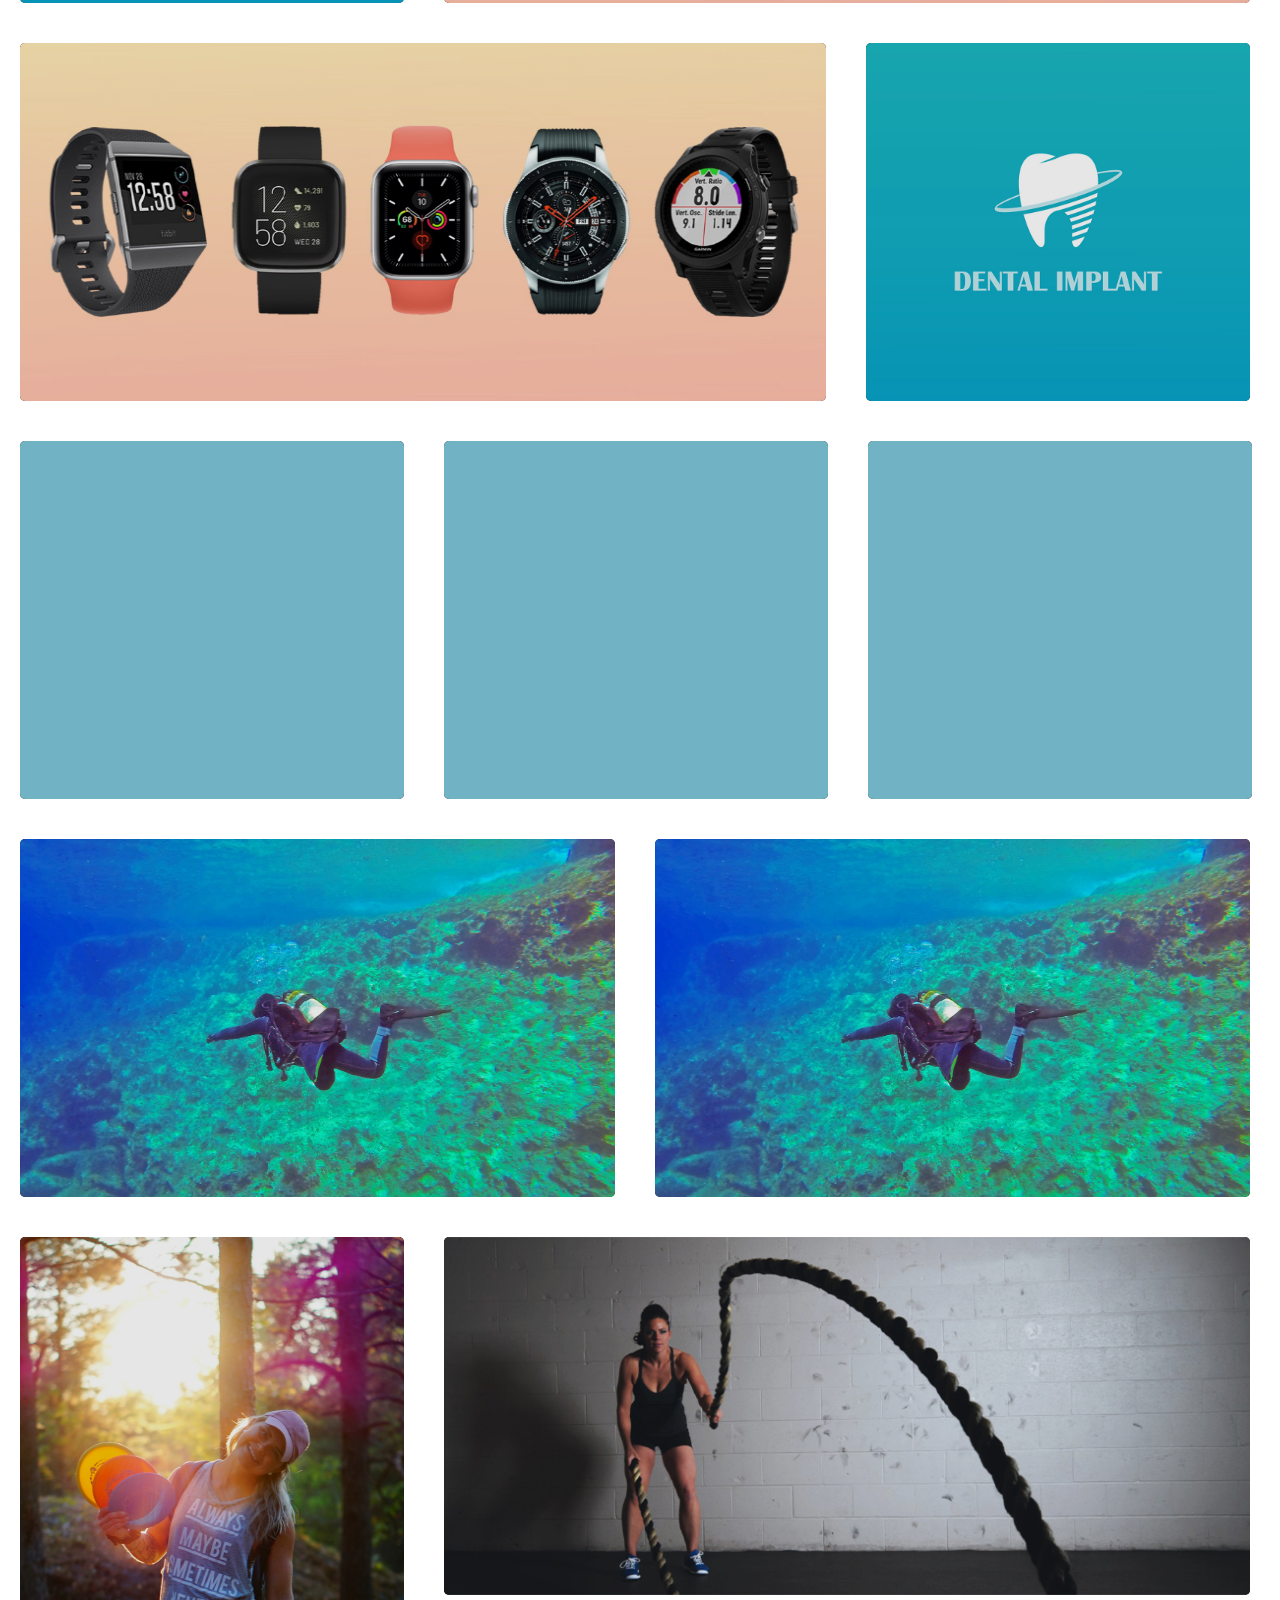
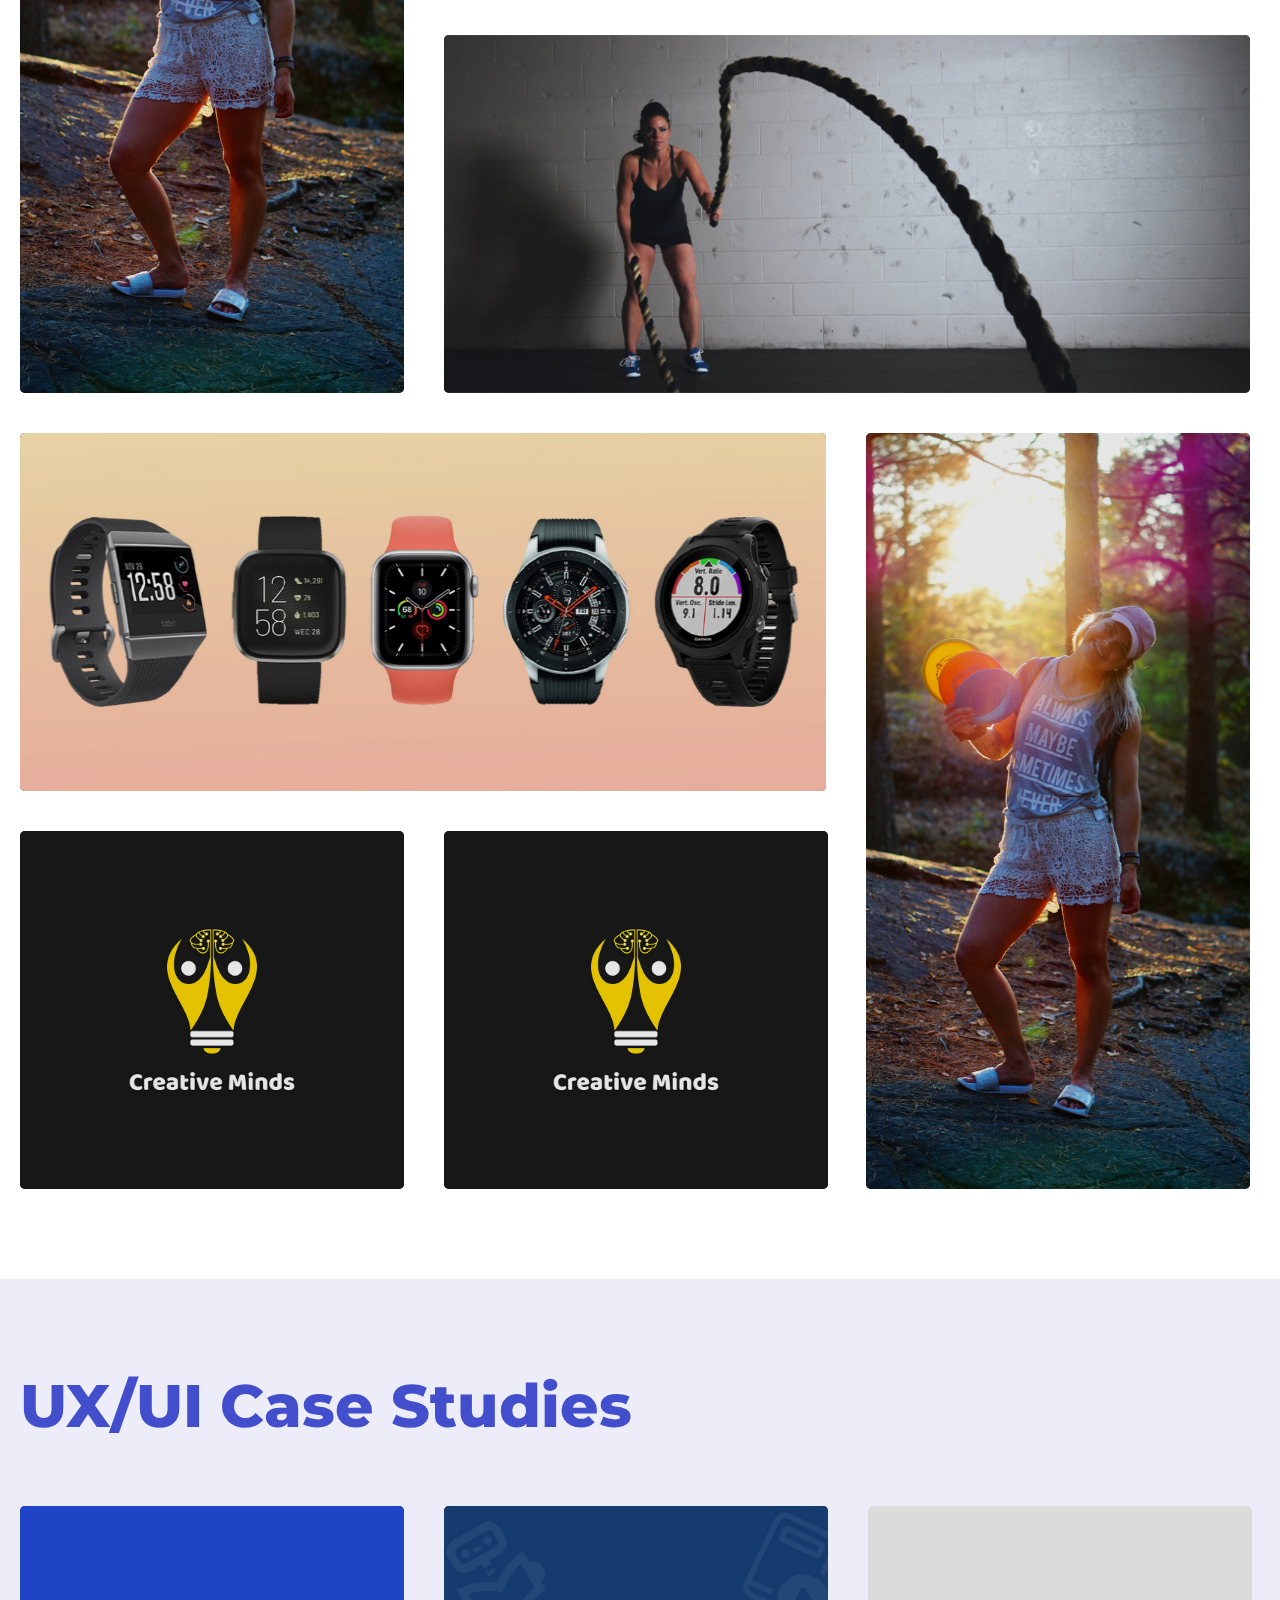
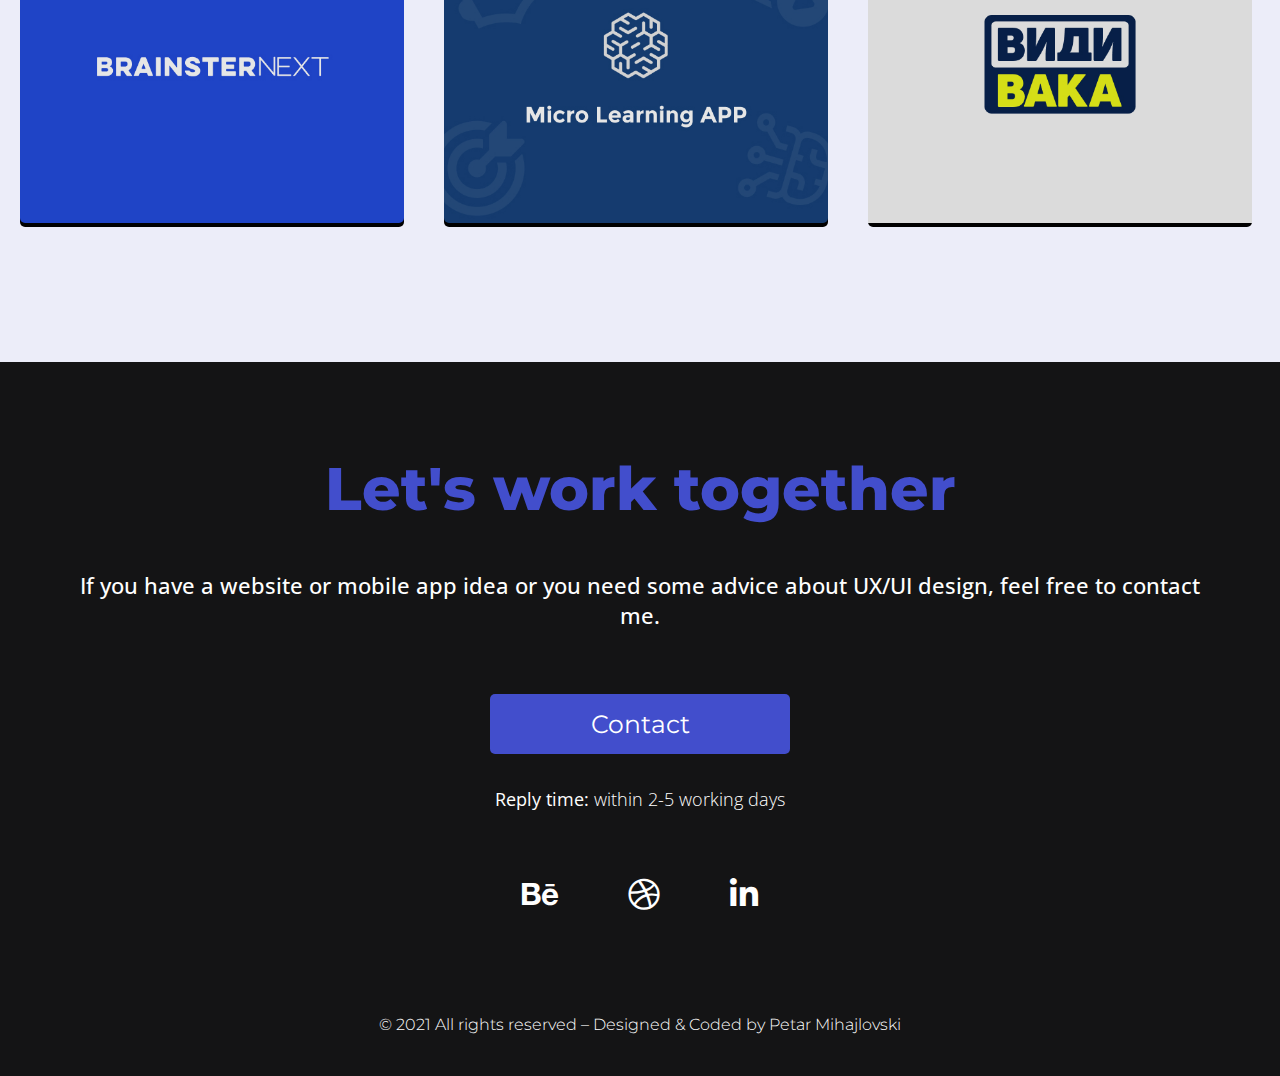
<file: photoshop.html>
<!DOCTYPE html>
<html lang="en">

<head>
    <meta charset="UTF-8">
    <meta http-equiv="X-UA-Compatible" content="IE=edge">
    <meta name="viewport" content="width=device-width, initial-scale=1.0">
    <meta name="viewport" content="width=device-width, initial-scale=1">
    <meta name="viewport"
        content="width=device-width, user-scalable=no, initial-scale=1.0, maximum-scale=1.0, minimum-scale=1.0">


    <!-- <link rel="stylesheet" href="https://www.w3schools.com/w3css/4/w3.css"> -->
    <link rel="stylesheet" href="./Stylesheet/w3-style.css">

    <title> Photoshop </title>
    <link rel="shortcut icon" type="/img/favicon-petar-mihajlovski-ux-ui-designer"
        href="img/favicon-petar-mihajlovski-ux-ui-designer-small.png" />

    <link rel="preconnect" href="https://fonts.gstatic.com">
    <link
        href="https://fonts.googleapis.com/css2?family=Montserrat:wght@300;400;500;600;700;800&family=Open+Sans:wght@300;400&display=swap"
        rel="stylesheet">
    <link href="https://cdnjs.cloudflare.com/ajax/libs/font-awesome/5.13.1/css/all.min.css" rel="stylesheet">
    <script type="text/javascript" src="https://assets.calendly.com/assets/external/widget.js"></script>
    <link href="css/photoshop.css" rel="stylesheet">

</head>

<body>

    <!--== HEADER ==-->

    <div class="navbar">
        <div class="container">
            <a href="/portfolio/">
                <img class="logo" img src="svg/Logo.svg">
            </a>
            <ul>
                <li><a href="#Photoshop-Intro" class="nav-link">Intro</a></li>
                <li><a href="#photoshop-work" class="nav-link">My Work</a></li>
                <a href="mailto:petar.mihajlovski.bt@gmail.com" target="_blank">
                    <input type="button" class="button1" value="Contact"></a>
            </ul>
        </div>
    </div>



    <div class="navbar-mobile">
        <div class="container">
            <a href="/portfolio/">
                <img class="logo" img src="svg/Logo.svg">
            </a>

            <div id="mySidenav" class="sidenav">

                <a href="javascript:void(0)" class="closebtn" onclick="closeNav()">&times;</a>

                <a href="#Photoshop-Intro" class="close" onclick="closeNav()">Intro</a>
                <a href="#photoshop-work" class="close" onclick="closeNav()">My Work</a>
                <a href="mailto:petar.mihajlovski.bt@gmail.com" target="_blank">
                    <input type="button" class="button1" value="Contact"></a>
            </div>

            <span style="font-size:30px;
            cursor:pointer; 
            float: right; 
            padding-right: 20px; 
            color:#424ECC; 
            bottom:50%;
            transform: translateY(45%);" onclick="openNav()">&#9776;
            </span>

            <script>
                function openNav() {
                    document.getElementById("mySidenav").style.width = "100%";
                }

                function closeNav() {
                    document.getElementById("mySidenav").style.width = "0";
                }
            </script>
        </div>
    </div>

    <!--== HERO ==-->

    <div class="hero">
        <div class="container">
            <div class="hero-center">
                <div class="info">
                    <!-- <div class="tags">Logofolio</div> -->
                    <div class="Title">Photoshop Work</div>
                    <div class="description1">Lorem ipsum dolor sit amet, consectetur adipiscing elit. At
                        faucibus sit maecenas
                        aliquam gravida.

                    </div>
                </div>

            </div>
        </div>
    </div>



    <!--== PHOTOSHOP INTRO ==-->

    <div class="process">
        <div class="container">
            <div id="Photoshop-Intro"></div>
            <div class="title2">Photoshop Intro</div>
            <div class="sub_titile2">Sub Title</div>

            <div class="intro">Lorem Ipsum is simply dummy text of the printing and typesetting industry. Lorem
                Ipsum has been the industry's standard dummy text ever since the 1500s, when an unknown printer took
                a
                galley of type and scrambled it to make a type specimen book. It has survived not only five
                centuries,
                but also the leap into electronic typesetting, remaining essentially unchanged. It was popularised
                in
                the 1960s with the release of Letraset sheets containing Lorem Ipsum passages, and more recently
                with
                desktop publishing software like Aldus PageMaker including versions of Lorem Ipsum.

            </div>

            <div class="intro">Lorem Ipsum is simply dummy text of the printing and typesetting industry. Lorem
                Ipsum has been the industry's standard dummy text ever since the 1500s, when an unknown printer took
                a
                galley of type and scrambled it to make a type specimen book. It has survived not only five
                centuries,
                but also the leap into electronic typesetting, remaining essentially unchanged. It was popularised
                in
                the 1960s with the release of Letraset sheets containing Lorem Ipsum passages, and more recently
                with
                desktop publishing software like Aldus PageMaker including versions of Lorem Ipsum.

            </div>

            <div class="intro2">Lorem Ipsum is simply dummy text of the printing and typesetting industry. Lorem
                Ipsum has been the industry's standard dummy text ever since the 1500s, when an unknown printer took
                a
                galley of type and scrambled it to make a type specimen book. It has survived not only five
                centuries,
                but also the leap into electronic typesetting, remaining essentially unchanged. It was popularised
                in
                the 1960s with the release of Letraset sheets containing Lorem Ipsum passages, and more recently
                with
                desktop publishing software like Aldus PageMaker including versions of Lorem Ipsum.

            </div>

            <div class="clear"></div>
        </div>
    </div>

    <div class="clear"></div>


    <!--== Photoshop Work ==-->

    <div class="photoshop-work">
        <div class="container">
            <div id="photoshop-work"></div>
            <div class="title">Photoshop Work</div>
            <div class="clear"></div>
        </div>
    </div>

    <div class="clear"></div>

    <section class="boxes" id="boxes">
        <div class="container">

            <div class="photoshop1-box fade">
                <div id="img04"></div>
                <div class="text"><i class="fas fa-search"></i>
                    <img src="./img/photoshop-big.jpg" alt="logofolio" style="width:100%;cursor:pointer"
                        onclick="onClick(this)" class="w3-hover-opacity">
                </div>
            </div>

            <div class="photoshop1-box-mobile fade">
                <div id="img04"></div>
                <img src="./img/logo-img.jpg" alt="logofolio" style="width:100%;cursor:pointer" onclick="onClick(this)"
                    class="w3-hover-opacity">

            </div>

            <div class="photoshop2-box fade">
                <div id="img02"></div>
                <div class="text"><i class="fas fa-search"></i>
                    <img src="./img/logo-img2.jpg" alt="logofolio" style="width:100%;cursor:pointer"
                        onclick="onClick(this)" class="w3-hover-opacity">

                </div>

            </div>

            <div class="photoshop2-box-mobile fade">
                <div id="img02"></div>
                <div class="text"><i class="fas fa-search"></i>
                    <img src="./img/logo-img2.jpg" alt="logofolio" style="width:100%;cursor:pointer"
                        onclick="onClick(this)" class="w3-hover-opacity">
                </div>
            </div>

            <div class="photoshop3-box fade">
                <div id="img03"></div>
                <div class="text"><i class="fas fa-search"></i>
                    <img src="./img/logo-img2.jpg" alt="logofolio" style="width:100%;cursor:pointer"
                        onclick="onClick(this)" class="w3-hover-opacity">
                </div>

            </div>

            <div class="photoshop3-box-mobile fade">
                <div id="img03"></div>
                <div class="text"><i class="fas fa-search"></i>
                    <img src="./img/logo-img.jpg" alt="logofolio" style="width:100%;cursor:pointer"
                        onclick="onClick(this)" class="w3-hover-opacity">
                </div>
            </div>

            <div class="clear"></div>

            <div class="photoshop4-box fade">
                <div class="text"><i class="fas fa-search"></i>
                    <img src="./img/logo-img.jpg" alt="logofolio" style="width:100%;cursor:pointer"
                        onclick="onClick(this)" class="w3-hover-opacity">
                </div>
            </div>

            <div class="photoshop4-box-mobile fade">
                <div class="text"><i class="fas fa-search"></i>
                    <img src="./img/logo-img.jpg" alt="logofolio" style="width:100%;cursor:pointer"
                        onclick="onClick(this)" class="w3-hover-opacity">
                </div>
            </div>

            <div class="photoshop5-box fade">
                <div class="text"><i class="fas fa-search"></i>
                    <img src="./img/grid-5.jpg" alt="logofolio" style="width:100%;cursor:pointer"
                        onclick="onClick(this)" class="w3-hover-opacity">

                </div>
            </div>
            <div class="clear"></div>


            <div class="photoshop5-box-mobile fade">
                <div class="text"><i class="fas fa-search"></i>
                    <img src="./img/logo-img.jpg" alt="logofolio" style="width:100%;cursor:pointer"
                        onclick="onClick(this)" class="w33-hover-opacity">

                </div>

            </div>

            <div class="photoshop6-box fade">
                <div class="text"><i class="fas fa-search"></i>
                    <img src="./img/grid-5.jpg" alt="logofolio" style="width:100%;cursor:pointer"
                        onclick="onClick(this)" class="w3-hover-opacity">
                </div>
            </div>

            <div class="photoshop6-box-mobile fade">
                <div class="text"><i class="fas fa-search"></i>
                    <img src="./img/logo-img.jpg" alt="logofolio" style="width:100%;cursor:pointer"
                        onclick="onClick(this)" class="w3-hover-opacity">
                </div>
            </div>


            <div class="photoshop7-box fade">
                <div class="text"><i class="fas fa-search"></i>
                    <img src="./img/logo-img.jpg" alt="logofolio" style="width:100%;cursor:pointer"
                        onclick="onClick(this)" class="w3-hover-opacity">
                </div>
            </div>

            <div class="photoshop7-box-mobile fade">
                <div class="text"><i class="fas fa-search"></i>
                    <img src="./img/logo-img.jpg" alt="logofolio" style="width:100%;cursor:pointer"
                        onclick="onClick(this)" class="w3-hover-opacity">
                </div>
            </div>
            <div class="clear"></div>

            <div class="photoshop8-box fade">
                <div class="text"><i class="fas fa-search"></i>
                    <img src="./img/grid-4.jpg" alt="logofolio" style="width:100%;cursor:pointer"
                        onclick="onClick(this)" class="w3-hover-opacity">
                </div>
            </div>

            <div class="photoshop8-box-mobile fade">
                <div class="text"><i class="fas fa-search"></i>
                    <img src="./img/logo-img.jpg" alt="logofolio" style="width:100%;cursor:pointer"
                        onclick="onClick(this)" class="w3-hover-opacity">
                </div>
            </div>

            <div class="photoshop9-box fade">
                <div class="text"><i class="fas fa-search"></i>
                    <img src="./img/grid-4.jpg" alt="logofolio" style="width:100%;cursor:pointer"
                        onclick="onClick(this)" class="w3-hover-opacity">
                </div>
            </div>


            <div class="photoshop9-box-mobile fade">
                <div class="text"><i class="fas fa-search"></i>
                    <img src="./img/logo-img.jpg" alt="logofolio" style="width:100%;cursor:pointer"
                        onclick="onClick(this)" class="w3-hover-opacity">
                </div>
            </div>

            <div class="photoshop10-box fade">
                <div class="text"><i class="fas fa-search"></i>
                    <img src="./img/grid-4.jpg" alt="logofolio" style="width:100%;cursor:pointer"
                        onclick="onClick(this)" class="w3-hover-opacity">
                </div>
            </div>

            <div class="photoshop10-box-mobile fade">
                <div class="text"><i class="fas fa-search"></i>
                    <img src="./img/logo-img2.jpg" alt="logofolio" style="width:100%;cursor:pointer"
                        onclick="onClick(this)" class="w3-hover-opacity">
                </div>
            </div>
            <div class="clear"></div>

            <div class="photoshop11-box fade">
                <div class="text"><i class="fas fa-search"></i>
                    <img src="./img/grid-3.jpg" alt="logofolio" style="width:100%;cursor:pointer"
                        onclick="onClick(this)" class="w3-hover-opacity">
                </div>
            </div>

            <div class="photoshop11-box-mobile fade">
                <div class="text"><i class="fas fa-search"></i>
                    <img src="./img/logo-img2.jpg" alt="logofolio" style="width:100%;cursor:pointer"
                        onclick="onClick(this)" class="w3-hover-opacity">
                </div>
            </div>

            <div class="photoshop12-box fade">
                <div class="text"><i class="fas fa-search"></i>
                    <img src="./img/grid-3.jpg" alt="logofolio" style="width:100%;cursor:pointer"
                        onclick="onClick(this)" class="w3-hover-opacity">
                </div>
            </div>

            <div class="photoshop12-box-mobile fade">
                <div class="text"><i class="fas fa-search"></i>
                    <img src="./img/logo-img2.jpg" alt="logofolio" style="width:100%;cursor:pointer"
                        onclick="onClick(this)" class="w3-hover-opacity">
                </div>
            </div>

            <div class="clear"></div>

            <div class="photoshop13-box fade">
                <div class="text"><i class="fas fa-search"></i>
                    <img src="./img/grid-1.jpg" alt="logofolio" style="width:100%;cursor:pointer"
                        onclick="onClick(this)" class="w3-hover-opacity">
                </div>
            </div>

            <div class="photoshop13-box-mobile fade">
                <div class="text"><i class="fas fa-search"></i>
                    <img src="./img/logo-img2.jpg" alt="logofolio" style="width:100%;cursor:pointer"
                        onclick="onClick(this)" class="w3-hover-opacity">
                </div>
            </div>

            <div class="photoshop14-box fade">
                <div class="text"><i class="fas fa-search"></i>
                    <img src="./img/grid-2.jpg" alt="logofolio" style="width:100%;cursor:pointer"
                        onclick="onClick(this)" class="w3-hover-opacity">
                </div>
            </div>

            <div class="photoshop14-box-mobile fade">
                <div class="text"><i class="fas fa-search"></i>
                    <img src="./img/logo-img2.jpg" alt="logofolio" style="width:100%;cursor:pointer"
                        onclick="onClick(this)" class="w3-hover-opacity">
                </div>
            </div>

            <div class="photoshop15-box fade">
                <div class="text"><i class="fas fa-search"></i>
                    <img src="./img/grid-2.jpg" alt="logofolio" style="width:100%;cursor:pointer"
                        onclick="onClick(this)" class="w3-hover-opacity">
                </div>
            </div>


            <div class="photoshop15-box-mobile fade">
                <div class="text"><i class="fas fa-search"></i>
                    <img src="./img/logo-img2.jpg" alt="logofolio" style="width:100%;cursor:pointer"
                        onclick="onClick(this)" class="w3-hover-opacity">
                </div>
            </div>

            <div class="clear"></div>

            <div class="photoshop16-box fade">
                <div class="text"><i class="fas fa-search"></i>
                    <img src="./img/grid-5.jpg" alt="logofolio" style="width:100%;cursor:pointer"
                        onclick="onClick(this)" class="w3-hover-opacity">
                </div>
            </div>

            <div class="photoshop16-box-mobile fade">
                <div class="text"><i class="fas fa-search"></i>
                    <img src="./img/logo-img2.jpg" alt="logofolio" style="width:100%;cursor:pointer"
                        onclick="onClick(this)" class="w3-hover-opacity">
                </div>
            </div>

            <div class="photoshop17-box fade">
                <div class="text"><i class="fas fa-search"></i>
                    <img src="./img/grid-1.jpg" alt="logofolio" style="width:100%;cursor:pointer"
                        onclick="onClick(this)" class="w3-hover-opacity">
                </div>
            </div>

            <div class="photoshop17-box-mobile fade">
                <div class="text"><i class="fas fa-search"></i>
                    <img src="./img/logo-img2.jpg" alt="logofolio" style="width:100%;cursor:pointer"
                        onclick="onClick(this)" class="w3-hover-opacity">
                </div>
            </div>


            <div class="photoshop18-box fade">
                <div class="text"><i class="fas fa-search"></i>
                    <img src="./img/logo-img2.jpg" alt="logofolio" style="width:100%;cursor:pointer"
                        onclick="onClick(this)" class="w3-hover-opacity">
                </div>
            </div>


            <div class="photoshop18-box-mobile fade">
                <div class="text"><i class="fas fa-search"></i>
                    <img src="./img/logo-img2.jpg" alt="logofolio" style="width:100%;cursor:pointer"
                        onclick="onClick(this)" class="w3-hover-opacity">
                </div>
            </div>


            <div class="photoshop19-box fade">
                <div class="text"><i class="fas fa-search"></i>
                    <img src="./img/logo-img2.jpg" alt="logofolio" style="width:100%;cursor:pointer"
                        onclick="onClick(this)" class="w3-hover-opacity">
                </div>
            </div>
            <div class="clear"></div>


            <div class="photoshop19-box-mobile fade">
                <div class="text"><i class="fas fa-search"></i>
                    <img src="./img/logo-img2.jpg" alt="logofolio" style="width:100%;cursor:pointer"
                        onclick="onClick(this)" class="w3-hover-opacity">
                </div>
            </div>


            <div id="modal01" class="w3-modal" onclick="this.style.display='none'">
                <span class="w3-button w3-hover-red w3-xlarge w3-display-topright">&times;</span>
                <div class="w3-modal-content w3-animate-zoom">
                    <img id="img01" style="width:80vh">
                </div>

            </div>

            <script>
                function onClick(element) {
                    document.getElementById("img01").src = element.src;
                    document.getElementById("modal01").style.display = "block";
                }
            </script>
        </div>
    </section>


    <div class="clear"></div>


    <!-- PHOTOSHOP WORK SLIDER - MOBILE VIEW -->

    <div class="photoshop-slider-mobile">

        <div class="Slideeshow-container">

            <div class="mySlidees fade">
                <img src="./img/logo-mobile.jpg" style="width:100%">
            </div>

            <div class="mySlidees fade">
                <img src="./img/logo-mobile.jpg" style="width:100%">
            </div>

            <div class="mySlidees fade">
                <img src="./img/logo-mobile.jpg" style="width:100%">
            </div>

            <a class="prevv" onclick="plusSlidees(-1)">&#10094;</a>
            <a class="nextt" onclick="plusSlidees(1)">&#10095;</a>

        </div>
        <br>

        <div style="text-align:center">
            <span class="dott" onclick="currentSlidee(1)"></span>
            <span class="dott" onclick="currentSlidee(2)"></span>
            <span class="dott" onclick="currentSlidee(3)"></span>

        </div>

        <script>
            var SlideeIndex = 1;
            showSlidees(SlideeIndex);

            function plusSlidees(n) {
                showSlidees(SlideeIndex += n);
            }

            function currentSlidee(n) {
                showSlidees(SlideeIndex = n);
            }

            function showSlidees(n) {
                var i;
                var Slidees = document.getElementsByClassName("mySlidees");
                var dots = document.getElementsByClassName("dott");
                if (n > Slidees.length) { SlideeIndex = 1 }
                if (n < 1) { SlideeIndex = Slidees.length }
                for (i = 0; i < Slidees.length; i++) {
                    Slidees[i].style.display = "none";
                }
                for (i = 0; i < dots.length; i++) {
                    dots[i].className = dots[i].className.replace(" active", "");
                }
                Slidees[SlideeIndex - 1].style.display = "block";
                dots[SlideeIndex - 1].className += " active";
            }
        </script>

        <div class="Slidee2show-container">

            <div class="mySlidees2 fade">
                <img src="./img/logo-mobile.jpg" style="width:100%">
            </div>

            <div class="mySlidees2 fade">
                <img src="./img/logo-mobile.jpg" style="width:100%">
            </div>

            <div class="mySlidees2 fade">
                <img src="./img/logo-mobile.jpg" style="width:100%">
            </div>

            <a class="prevv2" onclick="plusSlidees2(-1)">&#10094;</a>
            <a class="nextt2" onclick="plusSlidees2(1)">&#10095;</a>

        </div>
        <br>

        <div style="text-align:center">
            <span class="dott2" onclick="currentSlidee2(1)"></span>
            <span class="dott2" onclick="currentSlidee2(2)"></span>
            <span class="dott2" onclick="currentSlidee2(3)"></span>

        </div>

        <script>
            var SlideeIndex = 1;
            showSlidees2(SlideeIndex);

            function plusSlidees2(n) {
                showSlidees2(SlideeIndex += n);
            }

            function currentSlidee2(n) {
                showSlidees2(SlideeIndex = n);
            }

            function showSlidees2(n) {
                var i;
                var Slidees2 = document.getElementsByClassName("mySlidees2");
                var dots = document.getElementsByClassName("dott2");
                if (n > Slidees2.length) { SlideeIndex = 1 }
                if (n < 1) { SlideeIndex = Slidees2.length }
                for (i = 0; i < Slidees2.length; i++) {
                    Slidees2[i].style.display = "none";
                }
                for (i = 0; i < dots.length; i++) {
                    dots[i].className = dots[i].className.replace(" active", "");
                }
                Slidees2[SlideeIndex - 1].style.display = "block";
                dots[SlideeIndex - 1].className += " active";
            }
        </script>

        <div class="Slidee3show-container">

            <div class="mySlidees3 fade">
                <img src="./img/logo-mobile.jpg" style="width:100%">
            </div>

            <div class="mySlidees3 fade">
                <img src="./img/logo-mobile.jpg" style="width:100%">
            </div>

            <div class="mySlidees3 fade">
                <img src="./img/logo-mobile.jpg" style="width:100%">
            </div>


            <a class="prevv3" onclick="plusSlidees3(-1)">&#10094;</a>
            <a class="nextt3" onclick="plusSlidees3(1)">&#10095;</a>

        </div>
        <br>

        <div style="text-align:center">
            <span class="dott3" onclick="currentSlidee3(1)"></span>
            <span class="dott3" onclick="currentSlidee3(2)"></span>
            <span class="dott3" onclick="currentSlidee3(3)"></span>

        </div>

        <script>
            var SlideeIndex = 1;
            showSlidees3(SlideeIndex);

            function plusSlidees3(n) {
                showSlidees3(SlideeIndex += n);
            }

            function currentSlidee3(n) {
                showSlidees3(SlideeIndex = n);
            }

            function showSlidees3(n) {
                var i;
                var Slidees3 = document.getElementsByClassName("mySlidees3");
                var dots = document.getElementsByClassName("dott3");
                if (n > Slidees3.length) { SlideeIndex = 1 }
                if (n < 1) { SlideeIndex = Slidees3.length }
                for (i = 0; i < Slidees3.length; i++) {
                    Slidees3[i].style.display = "none";
                }
                for (i = 0; i < dots.length; i++) {
                    dots[i].className = dots[i].className.replace(" active", "");
                }
                Slidees3[SlideeIndex - 1].style.display = "block";
                dots[SlideeIndex - 1].className += " active";
            }
        </script>

        <div class="Slidee4show-container">

            <div class="mySlidees4 fade">
                <img src="./img/logo-mobile.jpg" style="width:100%">
            </div>

            <div class="mySlidees4 fade">
                <img src="./img/logo-mobile.jpg" style="width:100%">
            </div>

            <div class="mySlidees4 fade">
                <img src="./img/logo-mobile.jpg" style="width:100%">
            </div>

            <a class="prevv4" onclick="plusSlidees4(-1)">&#10094;</a>
            <a class="nextt4" onclick="plusSlidees4(1)">&#10095;</a>

        </div>
        <br>

        <div style="text-align:center">
            <span class="dott4" onclick="currentSlidee4(1)"></span>
            <span class="dott4" onclick="currentSlidee4(2)"></span>
            <span class="dott4" onclick="currentSlidee4(3)"></span>

        </div>

        <script>
            var SlideeIndex = 1;
            showSlidees4(SlideeIndex);

            function plusSlidees4(n) {
                showSlidees4(SlideeIndex += n);
            }

            function currentSlidee4(n) {
                showSlidees4(SlideeIndex = n);
            }

            function showSlidees4(n) {
                var i;
                var Slidees4 = document.getElementsByClassName("mySlidees4");
                var dots = document.getElementsByClassName("dott4");
                if (n > Slidees4.length) { SlideeIndex = 1 }
                if (n < 1) { SlideeIndex = Slidees4.length }
                for (i = 0; i < Slidees4.length; i++) {
                    Slidees4[i].style.display = "none";
                }
                for (i = 0; i < dots.length; i++) {
                    dots[i].className = dots[i].className.replace(" active", "");
                }
                Slidees4[SlideeIndex - 1].style.display = "block";
                dots[SlideeIndex - 1].className += " active";
            }
        </script>

        <div class="Slidee5show-container">

            <div class="mySlidees5 fade">
                <img src="./img/logo-mobile.jpg" style="width:100%">
            </div>

            <div class="mySlidees5 fade">
                <img src="./img/logo-mobile.jpg" style="width:100%">
            </div>

            <div class="mySlidees5 fade">
                <img src="./img/logo-mobile.jpg" style="width:100%">
            </div>

            <a class="prevv5" onclick="plusSlidees5(-1)">&#10094;</a>
            <a class="nextt5" onclick="plusSlidees5(1)">&#10095;</a>

        </div>
        <br>

        <div style="text-align:center">
            <span class="dott5" onclick="currentSlidee5(1)"></span>
            <span class="dott5" onclick="currentSlidee5(2)"></span>
            <span class="dott5" onclick="currentSlidee5(3)"></span>

        </div>

        <script>
            var SlideeIndex = 1;
            showSlidees5(SlideeIndex);

            function plusSlidees5(n) {
                showSlidees5(SlideeIndex += n);
            }

            function currentSlidee5(n) {
                showSlidees5(SlideeIndex = n);
            }

            function showSlidees5(n) {
                var i;
                var Slidees5 = document.getElementsByClassName("mySlidees5");
                var dots = document.getElementsByClassName("dott5");
                if (n > Slidees5.length) { SlideeIndex = 1 }
                if (n < 1) { SlideeIndex = Slidees5.length }
                for (i = 0; i < Slidees5.length; i++) {
                    Slidees5[i].style.display = "none";
                }
                for (i = 0; i < dots.length; i++) {
                    dots[i].className = dots[i].className.replace(" active", "");
                }
                Slidees5[SlideeIndex - 1].style.display = "block";
                dots[SlideeIndex - 1].className += " active";
            }
        </script>

        <div class="Slidee6show-container">

            <div class="mySlidees6 fade">
                <img src="./img/logo-mobile.jpg" style="width:100%">
            </div>

            <div class="mySlidees6 fade">
                <img src="./img/logo-mobile.jpg" style="width:100%">
            </div>

            <div class="mySlidees6 fade">
                <img src="./img/logo-mobile.jpg" style="width:100%">
            </div>

            <a class="prevv6" onclick="plusSlidees6(-1)">&#10094;</a>
            <a class="nextt6" onclick="plusSlidees6(1)">&#10095;</a>

        </div>
        <br>

        <div style="text-align:center">
            <span class="dott6" onclick="currentSlidee6(1)"></span>
            <span class="dott6" onclick="currentSlidee6(2)"></span>
            <span class="dott6" onclick="currentSlidee6(3)"></span>

        </div>

        <script>
            var SlideeIndex = 1;
            showSlidees6(SlideeIndex);

            function plusSlidees6(n) {
                showSlidees6(SlideeIndex += n);
            }

            function currentSlidee6(n) {
                showSlidees6(SlideeIndex = n);
            }

            function showSlidees6(n) {
                var i;
                var Slidees6 = document.getElementsByClassName("mySlidees6");
                var dots = document.getElementsByClassName("dott6");
                if (n > Slidees6.length) { SlideeIndex = 1 }
                if (n < 1) { SlideeIndex = Slidees6.length }
                for (i = 0; i < Slidees6.length; i++) {
                    Slidees6[i].style.display = "none";
                }
                for (i = 0; i < dots.length; i++) {
                    dots[i].className = dots[i].className.replace(" active", "");
                }
                Slidees6[SlideeIndex - 1].style.display = "block";
                dots[SlideeIndex - 1].className += " active";
            }
        </script>

        <div class="Slidee7show-container">

            <div class="mySlidees7 fade">
                <img src="./img/logo-mobile.jpg" style="width:100%">
            </div>

            <div class="mySlidees7 fade">
                <img src="./img/logo-mobile.jpg" style="width:100%">
            </div>

            <div class="mySlidees7 fade">
                <img src="./img/logo-mobile.jpg" style="width:100%">
            </div>

            <a class="prevv7" onclick="plusSlidees7(-1)">&#10094;</a>
            <a class="nextt7" onclick="plusSlidees7(1)">&#10095;</a>
        </div>
        <br>

        <div style="text-align:center">
            <span class="dott7" onclick="currentSlidee7(1)"></span>
            <span class="dott7" onclick="currentSlidee7(2)"></span>
            <span class="dott7" onclick="currentSlidee7(3)"></span>

        </div>

        <script>
            var SlideeIndex = 1;
            showSlidees7(SlideeIndex);

            function plusSlidees7(n) {
                showSlidees7(SlideeIndex += n);
            }

            function currentSlidee7(n) {
                showSlidees7(SlideeIndex = n);
            }

            function showSlidees7(n) {
                var i;
                var Slidees7 = document.getElementsByClassName("mySlidees7");
                var dots = document.getElementsByClassName("dott7");
                if (n > Slidees7.length) { SlideeIndex = 1 }
                if (n < 1) { SlideeIndex = Slidees7.length }
                for (i = 0; i < Slidees7.length; i++) {
                    Slidees7[i].style.display = "none";
                }
                for (i = 0; i < dots.length; i++) {
                    dots[i].className = dots[i].className.replace(" active", "");
                }
                Slidees7[SlideeIndex - 1].style.display = "block";
                dots[SlideeIndex - 1].className += " active";
            }
        </script>

        <div class="Slidee8show-container">

            <div class="mySlidees8 fade">
                <img src="./img/logo-mobile.jpg" style="width:100%">
            </div>

            <div class="mySlidees8 fade">
                <img src="./img/logo-mobile.jpg" style="width:100%">
            </div>

            <div class="mySlidees8 fade">
                <img src="./img/logo-mobile.jpg" style="width:100%">
            </div>

            <a class="prevv8" onclick="plusSlidees8(-1)">&#10094;</a>
            <a class="nextt8" onclick="plusSlidees8(1)">&#10095;</a>

        </div>
        <br>

        <div style="text-align:center">
            <span class="dott8" onclick="currentSlidee8(1)"></span>
            <span class="dott8" onclick="currentSlidee8(2)"></span>
            <span class="dott8" onclick="currentSlidee8(3)"></span>

        </div>

        <script>
            var SlideeIndex = 1;
            showSlidees8(SlideeIndex);

            function plusSlidees8(n) {
                showSlidees8(SlideeIndex += n);
            }

            function currentSlidee8(n) {
                showSlidees8(SlideeIndex = n);
            }

            function showSlidees8(n) {
                var i;
                var Slidees8 = document.getElementsByClassName("mySlidees8");
                var dots = document.getElementsByClassName("dott8");
                if (n > Slidees8.length) { SlideeIndex = 1 }
                if (n < 1) { SlideeIndex = Slidees8.length }
                for (i = 0; i < Slidees8.length; i++) {
                    Slidees8[i].style.display = "none";
                }
                for (i = 0; i < dots.length; i++) {
                    dots[i].className = dots[i].className.replace(" active", "");
                }
                Slidees8[SlideeIndex - 1].style.display = "block";
                dots[SlideeIndex - 1].className += " active";
            }
        </script>

        <div class="Slidee9show-container">

            <div class="mySlidees9 fade">
                <img src="./img/logo-mobile.jpg" style="width:100%">
            </div>

            <div class="mySlidees9 fade">
                <img src="./img/logo-mobile.jpg" style="width:100%">
            </div>

            <div class="mySlidees9 fade">
                <img src="./img/logo-mobile.jpg" style="width:100%">
            </div>

            <a class="prevv9" onclick="plusSlidees9(-1)">&#10094;</a>
            <a class="nextt9" onclick="plusSlidees9(1)">&#10095;</a>

        </div>
        <br>

        <div style="text-align:center">
            <span class="dott9" onclick="currentSlidee9(1)"></span>
            <span class="dott9" onclick="currentSlidee9(2)"></span>
            <span class="dott9" onclick="currentSlidee9(3)"></span>

        </div>

        <script>
            var SlideeIndex = 1;
            showSlidees9(SlideeIndex);

            function plusSlidees9(n) {
                showSlidees9(SlideeIndex += n);
            }

            function currentSlidee9(n) {
                showSlidees9(SlideeIndex = n);
            }

            function showSlidees9(n) {
                var i;
                var Slidees9 = document.getElementsByClassName("mySlidees9");
                var dots = document.getElementsByClassName("dott9");
                if (n > Slidees9.length) { SlideeIndex = 1 }
                if (n < 1) { SlideeIndex = Slidees9.length }
                for (i = 0; i < Slidees9.length; i++) {
                    Slidees9[i].style.display = "none";
                }
                for (i = 0; i < dots.length; i++) {
                    dots[i].className = dots[i].className.replace(" active", "");
                }
                Slidees9[SlideeIndex - 1].style.display = "block";
                dots[SlideeIndex - 1].className += " active";
            }
        </script>

        <div class="Slidee10show-container">

            <div class="mySlidees10 fade">
                <img src="./img/logo-mobile.jpg" style="width:100%">
            </div>

            <div class="mySlidees10 fade">
                <img src="./img/logo-mobile.jpg" style="width:100%">
            </div>

            <div class="mySlidees10 fade">
                <img src="./img/logo-mobile.jpg" style="width:100%">
            </div>

            <a class="prevv10" onclick="plusSlidees10(-1)">&#10094;</a>
            <a class="nextt10" onclick="plusSlidees10(1)">&#10095;</a>
        </div>
        <br>

        <div style="text-align:center">
            <span class="dott10" onclick="currentSlidee10(1)"></span>
            <span class="dott10" onclick="currentSlidee10(2)"></span>
            <span class="dott10" onclick="currentSlidee10(3)"></span>

        </div>

        <script>
            var SlideeIndex = 1;
            showSlidees10(SlideeIndex);

            function plusSlidees10(n) {
                showSlidees10(SlideeIndex += n);
            }

            function currentSlidee10(n) {
                showSlidees10(SlideeIndex = n);
            }

            function showSlidees10(n) {
                var i;
                var Slidees10 = document.getElementsByClassName("mySlidees10");
                var dots = document.getElementsByClassName("dott10");
                if (n > Slidees10.length) { SlideeIndex = 1 }
                if (n < 1) { SlideeIndex = Slidees10.length }
                for (i = 0; i < Slidees10.length; i++) {
                    Slidees10[i].style.display = "none";
                }
                for (i = 0; i < dots.length; i++) {
                    dots[i].className = dots[i].className.replace(" active", "");
                }
                Slidees10[SlideeIndex - 1].style.display = "block";
                dots[SlideeIndex - 1].className += " active";
            }
        </script>

        <div class="Slidee11show-container">

            <div class="mySlidees11 fade">
                <img src="./img/logo-mobile.jpg" style="width:100%">
            </div>

            <div class="mySlidees11 fade">
                <img src="./img/logo-mobile.jpg" style="width:100%">
            </div>

            <div class="mySlidees11 fade">
                <img src="./img/logo-mobile.jpg" style="width:100%">
            </div>

            <a class="prevv11" onclick="plusSlidees11(-1)">&#10094;</a>
            <a class="nextt11" onclick="plusSlidees11(1)">&#10095;</a>

        </div>
        <br>

        <div style="text-align:center">
            <span class="dott11" onclick="currentSlidee11(1)"></span>
            <span class="dott11" onclick="currentSlidee11(2)"></span>
            <span class="dott11" onclick="currentSlidee11(3)"></span>

        </div>

        <script>
            var SlideeIndex = 1;
            showSlidees11(SlideeIndex);

            function plusSlidees11(n) {
                showSlidees11(SlideeIndex += n);
            }

            function currentSlidee11(n) {
                showSlidees11(SlideeIndex = n);
            }

            function showSlidees11(n) {
                var i;
                var Slidees11 = document.getElementsByClassName("mySlidees11");
                var dots = document.getElementsByClassName("dott11");
                if (n > Slidees11.length) { SlideeIndex = 1 }
                if (n < 1) { SlideeIndex = Slidees11.length }
                for (i = 0; i < Slidees11.length; i++) {
                    Slidees11[i].style.display = "none";
                }
                for (i = 0; i < dots.length; i++) {
                    dots[i].className = dots[i].className.replace(" active", "");
                }
                Slidees11[SlideeIndex - 1].style.display = "block";
                dots[SlideeIndex - 1].className += " active";
            }
        </script>

        <div class="Slidee12show-container">

            <div class="mySlidees12 fade">
                <img src="./img/logo-mobile.jpg" style="width:100%">
            </div>

            <div class="mySlidees12 fade">
                <img src="./img/logo-mobile.jpg" style="width:100%">
            </div>

            <div class="mySlidees12 fade">
                <img src="./img/logo-mobile.jpg" style="width:100%">
            </div>


            <a class="prevv12" onclick="plusSlidees12(-1)">&#10094;</a>
            <a class="nextt12" onclick="plusSlidees12(1)">&#10095;</a>

        </div>
        <br>

        <div style="text-align:center">
            <span class="dott12" onclick="currentSlidee12(1)"></span>
            <span class="dott12" onclick="currentSlidee12(2)"></span>
            <span class="dott12" onclick="currentSlidee12(3)"></span>

        </div>

        <script>
            var SlideeIndex = 1;
            showSlidees12(SlideeIndex);

            function plusSlidees12(n) {
                showSlidees12(SlideeIndex += n);
            }

            function currentSlidee12(n) {
                showSlidees12(SlideeIndex = n);
            }

            function showSlidees12(n) {
                var i;
                var Slidees12 = document.getElementsByClassName("mySlidees12");
                var dots = document.getElementsByClassName("dott12");
                if (n > Slidees12.length) { SlideeIndex = 1 }
                if (n < 1) { SlideeIndex = Slidees12.length }
                for (i = 0; i < Slidees12.length; i++) {
                    Slidees12[i].style.display = "none";
                }
                for (i = 0; i < dots.length; i++) {
                    dots[i].className = dots[i].className.replace(" active", "");
                }
                Slidees12[SlideeIndex - 1].style.display = "block";
                dots[SlideeIndex - 1].className += " active";
            }
        </script>

        <div class="Slidee13show-container">

            <div class="mySlidees13 fade">
                <img src="./img/logo-mobile.jpg" style="width:100%">
            </div>

            <div class="mySlidees13 fade">
                <img src="./img/logo-mobile.jpg" style="width:100%">
            </div>

            <div class="mySlidees13 fade">
                <img src="./img/logo-mobile.jpg" style="width:100%">
            </div>

            <a class="prevv13" onclick="plusSlidees13(-1)">&#10094;</a>
            <a class="nextt13" onclick="plusSlidees13(1)">&#10095;</a>
        </div>
        <br>

        <div style="text-align:center">
            <span class="dott13" onclick="currentSlidee13(1)"></span>
            <span class="dott13" onclick="currentSlidee13(2)"></span>
            <span class="dott13" onclick="currentSlidee13(3)"></span>

        </div>

        <script>
            var SlideeIndex = 1;
            showSlidees13(SlideeIndex);

            function plusSlidees13(n) {
                showSlidees13(SlideeIndex += n);
            }

            function currentSlidee13(n) {
                showSlidees13(SlideeIndex = n);
            }

            function showSlidees13(n) {
                var i;
                var Slidees13 = document.getElementsByClassName("mySlidees13");
                var dots = document.getElementsByClassName("dott13");
                if (n > Slidees13.length) { SlideeIndex = 1 }
                if (n < 1) { SlideeIndex = Slidees13.length }
                for (i = 0; i < Slidees13.length; i++) {
                    Slidees13[i].style.display = "none";
                }
                for (i = 0; i < dots.length; i++) {
                    dots[i].className = dots[i].className.replace(" active", "");
                }
                Slidees13[SlideeIndex - 1].style.display = "block";
                dots[SlideeIndex - 1].className += " active";
            }
        </script>

        <div class="Slidee14show-container">

            <div class="mySlidees14 fade">
                <img src="./img/logo-mobile.jpg" style="width:100%">
            </div>

            <div class="mySlidees14 fade">
                <img src="./img/logo-mobile.jpg" style="width:100%">
            </div>

            <div class="mySlidees14 fade">
                <img src="./img/logo-mobile.jpg" style="width:100">
            </div>


            <a class="prevv14" onclick="plusSlidees14(-1)">&#10094;</a>
            <a class="nextt14" onclick="plusSlidees14(1)">&#10095;</a>

        </div>
        <br>

        <div style="text-align:center">
            <span class="dott14" onclick="currentSlidee14(1)"></span>
            <span class="dott14" onclick="currentSlidee14(2)"></span>
            <span class="dott14" onclick="currentSlidee14(3)"></span>

        </div>

        <script>
            var SlideeIndex = 1;
            showSlidees14(SlideeIndex);

            function plusSlidees14(n) {
                showSlidees14(SlideeIndex += n);
            }

            function currentSlidee14(n) {
                showSlidees14(SlideeIndex = n);
            }

            function showSlidees14(n) {
                var i;
                var Slidees14 = document.getElementsByClassName("mySlidees14");
                var dots = document.getElementsByClassName("dott14");
                if (n > Slidees14.length) { SlideeIndex = 1 }
                if (n < 1) { SlideeIndex = Slidees14.length }
                for (i = 0; i < Slidees14.length; i++) {
                    Slidees14[i].style.display = "none";
                }
                for (i = 0; i < dots.length; i++) {
                    dots[i].className = dots[i].className.replace(" active", "");
                }
                Slidees14[SlideeIndex - 1].style.display = "block";
                dots[SlideeIndex - 1].className += " active";
            }
        </script>

        <div class="Slidee15show-container">

            <div class="mySlidees15 fade">
                <img src="./img/logo-mobile.jpg" style="width:100%">
            </div>

            <div class="mySlidees15 fade">
                <img src="./img/logo-mobile.jpg" style="width:100%">
            </div>

            <div class="mySlidees15 fade">
                <img src="./img/logo-mobile.jpg" style="width:100%">
            </div>

            <a class="prevv15" onclick="plusSlidees15(-1)">&#10094;</a>
            <a class="nextt15" onclick="plusSlidees15(1)">&#10095;</a>

        </div>
        <br>

        <div style="text-align:center">
            <span class="dott15" onclick="currentSlidee15(1)"></span>
            <span class="dott15" onclick="currentSlidee15(2)"></span>
            <span class="dott15" onclick="currentSlidee15(3)"></span>

        </div>

        <script>
            var SlideeIndex = 1;
            showSlidees15(SlideeIndex);

            function plusSlidees15(n) {
                showSlidees15(SlideeIndex += n);
            }

            function currentSlidee15(n) {
                showSlidees15(SlideeIndex = n);
            }

            function showSlidees15(n) {
                var i;
                var Slidees15 = document.getElementsByClassName("mySlidees15");
                var dots = document.getElementsByClassName("dott15");
                if (n > Slidees15.length) { SlideeIndex = 1 }
                if (n < 1) { SlideeIndex = Slidees15.length }
                for (i = 0; i < Slidees15.length; i++) {
                    Slidees15[i].style.display = "none";
                }
                for (i = 0; i < dots.length; i++) {
                    dots[i].className = dots[i].className.replace(" active", "");
                }
                Slidees15[SlideeIndex - 1].style.display = "block";
                dots[SlideeIndex - 1].className += " active";
            }
        </script>

        <div class="Slidee16show-container">

            <div class="mySlidees16 fade">
                <img src="./img/logo-mobile.jpg" style="width:100%">
            </div>

            <div class="mySlidees16 fade">
                <img src="./img/logo-mobile.jpg" style="width:100%">
            </div>

            <div class="mySlidees16 fade">
                <img src="./img/logo-mobile.jpg" style="width:100%">
            </div>

            <a class="prevv16" onclick="plusSlidees16(-1)">&#10094;</a>
            <a class="nextt16" onclick="plusSlidees16(1)">&#10095;</a>

        </div>
        <br>

        <div style="text-align:center">
            <span class="dott16" onclick="currentSlidee16(1)"></span>
            <span class="dott16" onclick="currentSlidee16(2)"></span>
            <span class="dott16" onclick="currentSlidee16(3)"></span>

        </div>

        <script>
            var SlideeIndex = 1;
            showSlidees16(SlideeIndex);

            function plusSlidees16(n) {
                showSlidees16(SlideeIndex += n);
            }

            function currentSlidee16(n) {
                showSlidees16(SlideeIndex = n);
            }

            function showSlidees16(n) {
                var i;
                var Slidees16 = document.getElementsByClassName("mySlidees16");
                var dots = document.getElementsByClassName("dott16");
                if (n > Slidees16.length) { SlideeIndex = 1 }
                if (n < 1) { SlideeIndex = Slidees16.length }
                for (i = 0; i < Slidees16.length; i++) {
                    Slidees16[i].style.display = "none";
                }
                for (i = 0; i < dots.length; i++) {
                    dots[i].className = dots[i].className.replace(" active", "");
                }
                Slidees16[SlideeIndex - 1].style.display = "block";
                dots[SlideeIndex - 1].className += " active";
            }
        </script>

        <div class="Slidee17show-container">

            <div class="mySlidees17 fade">
                <img src="./img/logo-mobile.jpg" style="width:100%">
            </div>

            <div class="mySlidees17 fade">
                <img src="./img/logo-mobile.jpg" style="width:100%">
            </div>

            <div class="mySlidees17 fade">
                <img src="./img/logo-mobile.jpg" style="width:100%">
            </div>

            <a class="prevv17" onclick="plusSlidees17(-1)">&#10094;</a>
            <a class="nextt17" onclick="plusSlidees17(1)">&#10095;</a>

        </div>
        <br>

        <div style="text-align:center">
            <span class="dott17" onclick="currentSlidee17(1)"></span>
            <span class="dott17" onclick="currentSlidee17(2)"></span>
            <span class="dott17" onclick="currentSlidee17(3)"></span>

        </div>

        <script>
            var SlideeIndex = 1;
            showSlidees17(SlideeIndex);

            function plusSlidees17(n) {
                showSlidees17(SlideeIndex += n);
            }

            function currentSlidee17(n) {
                showSlidees17(SlideeIndex = n);
            }

            function showSlidees17(n) {
                var i;
                var Slidees17 = document.getElementsByClassName("mySlidees17");
                var dots = document.getElementsByClassName("dott17");
                if (n > Slidees17.length) { SlideeIndex = 1 }
                if (n < 1) { SlideeIndex = Slidees17.length }
                for (i = 0; i < Slidees17.length; i++) {
                    Slidees17[i].style.display = "none";
                }
                for (i = 0; i < dots.length; i++) {
                    dots[i].className = dots[i].className.replace(" active", "");
                }
                Slidees17[SlideeIndex - 1].style.display = "block";
                dots[SlideeIndex - 1].className += " active";
            }
        </script>

        <div class="Slidee18show-container">

            <div class="mySlidees18 fade">
                <img src="./img/logo-mobile.jpg" style="width:100%">
            </div>

            <div class="mySlidees18 fade">
                <img src="./img/logo-mobile.jpg" style="width:100%">
            </div>

            <div class="mySlidees18 fade">
                <img src="./img/logo-mobile.jpg" style="width:100%">
            </div>

            <a class="prevv18" onclick="plusSlidees18(-1)">&#10094;</a>
            <a class="nextt18" onclick="plusSlidees18(1)">&#10095;</a>

        </div>
        <br>

        <div style="text-align:center">
            <span class="dott18" onclick="currentSlidee18(1)"></span>
            <span class="dott18" onclick="currentSlidee18(2)"></span>
            <span class="dott18" onclick="currentSlidee18(3)"></span>

        </div>

        <script>
            var SlideeIndex = 1;
            showSlidees18(SlideeIndex);

            function plusSlidees18(n) {
                showSlidees18(SlideeIndex += n);
            }

            function currentSlidee18(n) {
                showSlidees18(SlideeIndex = n);
            }

            function showSlidees18(n) {
                var i;
                var Slidees18 = document.getElementsByClassName("mySlidees18");
                var dots = document.getElementsByClassName("dott18");
                if (n > Slidees18.length) { SlideeIndex = 1 }
                if (n < 1) { SlideeIndex = Slidees18.length }
                for (i = 0; i < Slidees18.length; i++) {
                    Slidees18[i].style.display = "none";
                }
                for (i = 0; i < dots.length; i++) {
                    dots[i].className = dots[i].className.replace(" active", "");
                }
                Slidees18[SlideeIndex - 1].style.display = "block";
                dots[SlideeIndex - 1].className += " active";
            }
        </script>

        <div class="Slidee19show-container">

            <div class="mySlidees19 fade">
                <img src="./img/logo-mobile.jpg" style="width:100%">
            </div>

            <div class="mySlidees19 fade">
                <img src="./img/logo-mobile.jpg" style="width:100%">
            </div>

            <div class="mySlidees19 fade">
                <img src="./img/logo-mobile.jpg" style="width:100%">
            </div>

            <a class="prevv19" onclick="plusSlidees19(-1)">&#10094;</a>
            <a class="nextt19" onclick="plusSlidees19(1)">&#10095;</a>

        </div>
        <br>

        <div style="text-align:center">
            <span class="dott19" onclick="currentSlidee19(1)"></span>
            <span class="dott19" onclick="currentSlidee19(2)"></span>
            <span class="dott19" onclick="currentSlidee19(3)"></span>

        </div>

        <script>
            var SlideeIndex = 1;
            showSlidees19(SlideeIndex);

            function plusSlidees19(n) {
                showSlidees19(SlideeIndex += n);
            }

            function currentSlidee19(n) {
                showSlidees19(SlideeIndex = n);
            }

            function showSlidees19(n) {
                var i;
                var Slidees19 = document.getElementsByClassName("mySlidees19");
                var dots = document.getElementsByClassName("dott19");
                if (n > Slidees19.length) { SlideeIndex = 1 }
                if (n < 1) { SlideeIndex = Slidees19.length }
                for (i = 0; i < Slidees19.length; i++) {
                    Slidees19[i].style.display = "none";
                }
                for (i = 0; i < dots.length; i++) {
                    dots[i].className = dots[i].className.replace(" active", "");
                }
                Slidees19[SlideeIndex - 1].style.display = "block";
                dots[SlideeIndex - 1].className += " active";
            }
        </script>

    </div>

    <!--== ADDITIONAL WORKS ==-->

    <div class="additional-work">
        <div class="container">
            <div class="title-work">UX/UI Case Studies</div>
        </div>
    </div>

    <!--== ADDITIONAL BOXES ==-->

    <section class="additional-boxes" id="additional-boxes">
        <div class="container">

            <div class="project-box">
                <div class="text">Brainster Next</div>

                <a href="https://petarmihajlovski.github.io/portfolio/ux-case-study-brainster-next.html"
                    target="_blank">
                    <img src="./img/Work-Project-Brainster-Next.jpg" alt="Logofolio">

                </a>
            </div>

            <div class="project-box-mobile">
                <img src="./img/Work-Project-Brainster-Next.jpg" alt="Logofolio">
                <a href="https://petarmihajlovski.github.io/portfolio/ux-case-study-brainster-next.html"
                    target="_blank">
                    <div class="text">Brainster Next</div>
                </a>
            </div>

            <div class="project-box-2">
                <div class="text">Micro Learning App</div>
                <a href="https://petarmihajlovski.github.io/portfolio/ux-case-study-brainster-next.html"
                    target="_blank">
                    <img src="./img/Work-Project-Micro-Learning-App.jpg" alt="Photoshop">


                </a>
            </div>

            <div class="project-box-2-mobile">
                <img src="./img/Work-Project-Micro-Learning-App.jpg" alt="Photoshop">
                <a href="https://petarmihajlovski.github.io/portfolio/ux-case-study-brainster-next.html"
                    target="_blank">
                    <div class="text">Micro Learning App</div>
                </a>
            </div>

            <div class="project-box-3">
                <div class="text">Vidi Vaka</div>
                <a href="https://petarmihajlovski.github.io/portfolio/ux-case-study-brainster-next.html"
                    target="_blank">
                    <img src="./img/Work-Project-Vidi-Vaka.jpg" alt="Photoshop">


                </a>
            </div>

            <div class="project-box-3-mobile">
                <img src="./img/Work-Project-Vidi-Vaka.jpg" alt="Photoshop">
                <a href="https://petarmihajlovski.github.io/portfolio/ux-case-study-brainster-next.html"
                    target="_blank">
                    <div class="text">Vidi Vaka</div>
                </a>
            </div>

            <div class="clear"></div>


            <div class="Slide2show-container">

                <div class="mySlide2s fade">
                    <img src="./img/Work-Project-Brainster-Next.jpg" style="width:100%">
                </div>

                <div class="mySlide2s fade">
                    <img src="./img/Work-Project-Micro-Learning-App.jpg" style="width:100%">
                </div>

                <div class="mySlide2s fade">
                    <img src="./img/Work-Project-Vidi-Vaka.jpg" style="width:100%">
                </div>



                <a class="prev2" onclick="plusSlide2s(-1)">&#10094;</a>
                <a class="next2" onclick="plusSlide2s(1)">&#10095;</a>

            </div>
            <br>

            <div style="text-align:center">
                <span class="dot2" onclick="currentSlide2(1)"></span>
                <span class="dot2" onclick="currentSlide2(2)"></span>
                <span class="dot2" onclick="currentSlide2(3)"></span>

            </div>

            <script>
                var Slide2Index = 1;
                showSlide2s(Slide2Index);

                function plusSlide2s(n) {
                    showSlide2s(Slide2Index += n);
                }

                function currentSlide2(n) {
                    showSlide2s(Slide2Index = n);
                }

                function showSlide2s(n) {
                    var i;
                    var Slide2s = document.getElementsByClassName("mySlide2s");
                    var dot2s = document.getElementsByClassName("dot2");
                    if (n > Slide2s.length) { Slide2Index = 1 }
                    if (n < 1) { Slide2Index = Slide2s.length }
                    for (i = 0; i < Slide2s.length; i++) {
                        Slide2s[i].style.display = "none";
                    }
                    for (i = 0; i < dot2s.length; i++) {
                        dot2s[i].className = dot2s[i].className.replace(" active", "");
                    }
                    Slide2s[Slide2Index - 1].style.display = "block";
                    dot2s[Slide2Index - 1].className += " active";
                }
            </script>
        </div>
    </section>


    <!-- BACK TO TOP -->

    <button onclick="topFunction()" id="myBtn" title="Go to top">
        <i class="fas fa-angle-up"></i></button>

    <script>
        //Get the button
        var mybutton = document.getElementById("myBtn");

        // When the user scrolls down 20px from the top of the document, show the button
        window.onscroll = function () { scrollFunction() };

        function scrollFunction() {
            if (document.body.scrollTop > 20 || document.documentElement.scrollTop > 20) {
                mybutton.style.display = "block";
            } else {
                mybutton.style.display = "none";
            }
        }

        // When the user clicks on the button, scroll to the top of the document
        function topFunction() {
            document.body.scrollTop = 0;
            document.documentElement.scrollTop = 0;
        }
    </script>


    <!--== FOOTER ==-->
    <div class="footer">
        <div class="container">
            <div class="info">
                <div class="title">Let's work together </div>
                <div class="Desc">If you have a website or mobile app idea or you need some advice
                    about UX/UI design, feel free to contact me.
                </div>
                <a href="mailto:petar.mihajlovski.bt@gmail.com" target="_blank">
                    <input type="button" class="button2" value="Contact">
                </a>
                <div class="Desc-time"><B>Reply time:</B> within 2-5 working days</div>

                <div class="social">
                    <a href="https://www.behance.net/petarmihajlovski" target="_blank"><i
                            class="fab fa-behance"></i></a>
                    <a href="https://dribbble.com/petarmihajlovski" target="_blank"> <i class="fab fa-dribbble"></i></a>
                    <a href="https://www.linkedin.com/in/petar-mihajlovski-825368146/" target="_blank"> <i
                            class="fab fa-linkedin-in"></i></a>
                </div>
                <div class="copyright">
                    <p> © 2021 All rights reserved – Designed & Coded
                        by Petar Mihajlovski
                    </p>
                </div>
            </div>
        </div>
    </div>

</body>

</html>
</file>
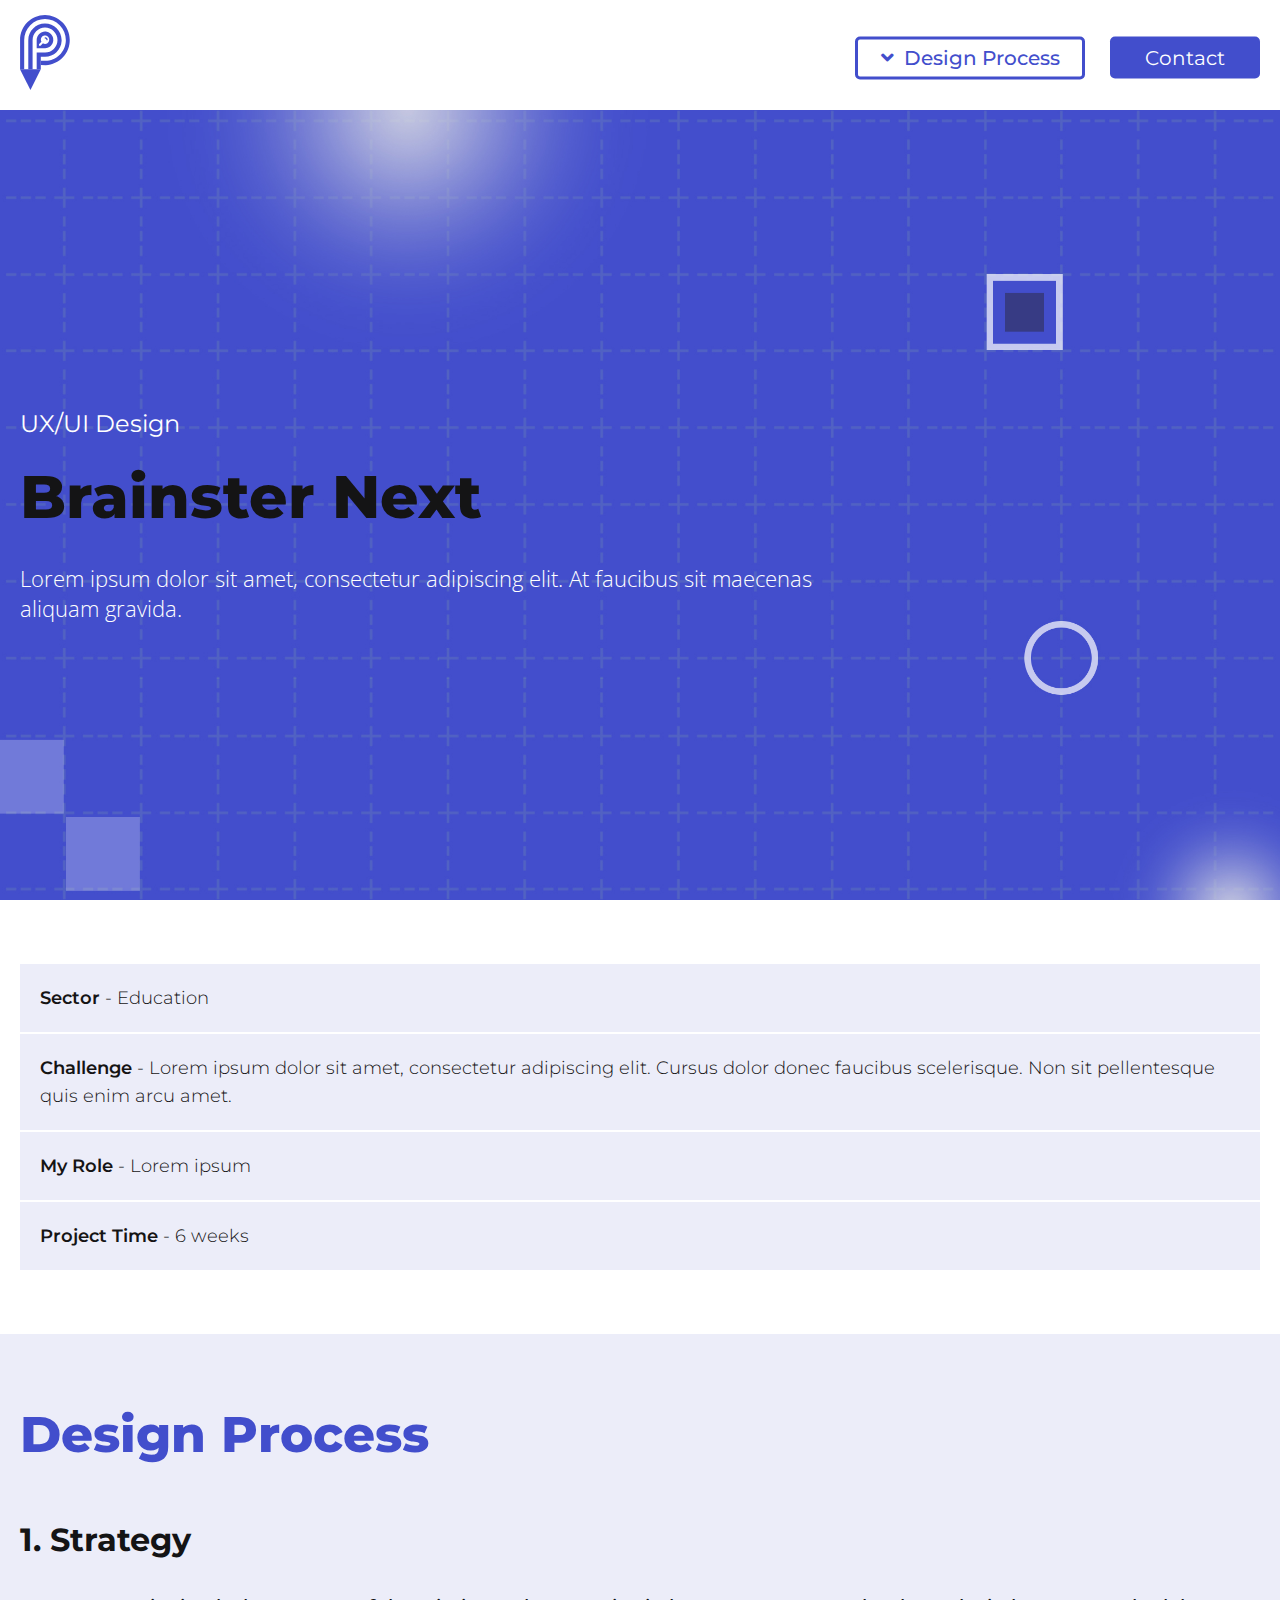
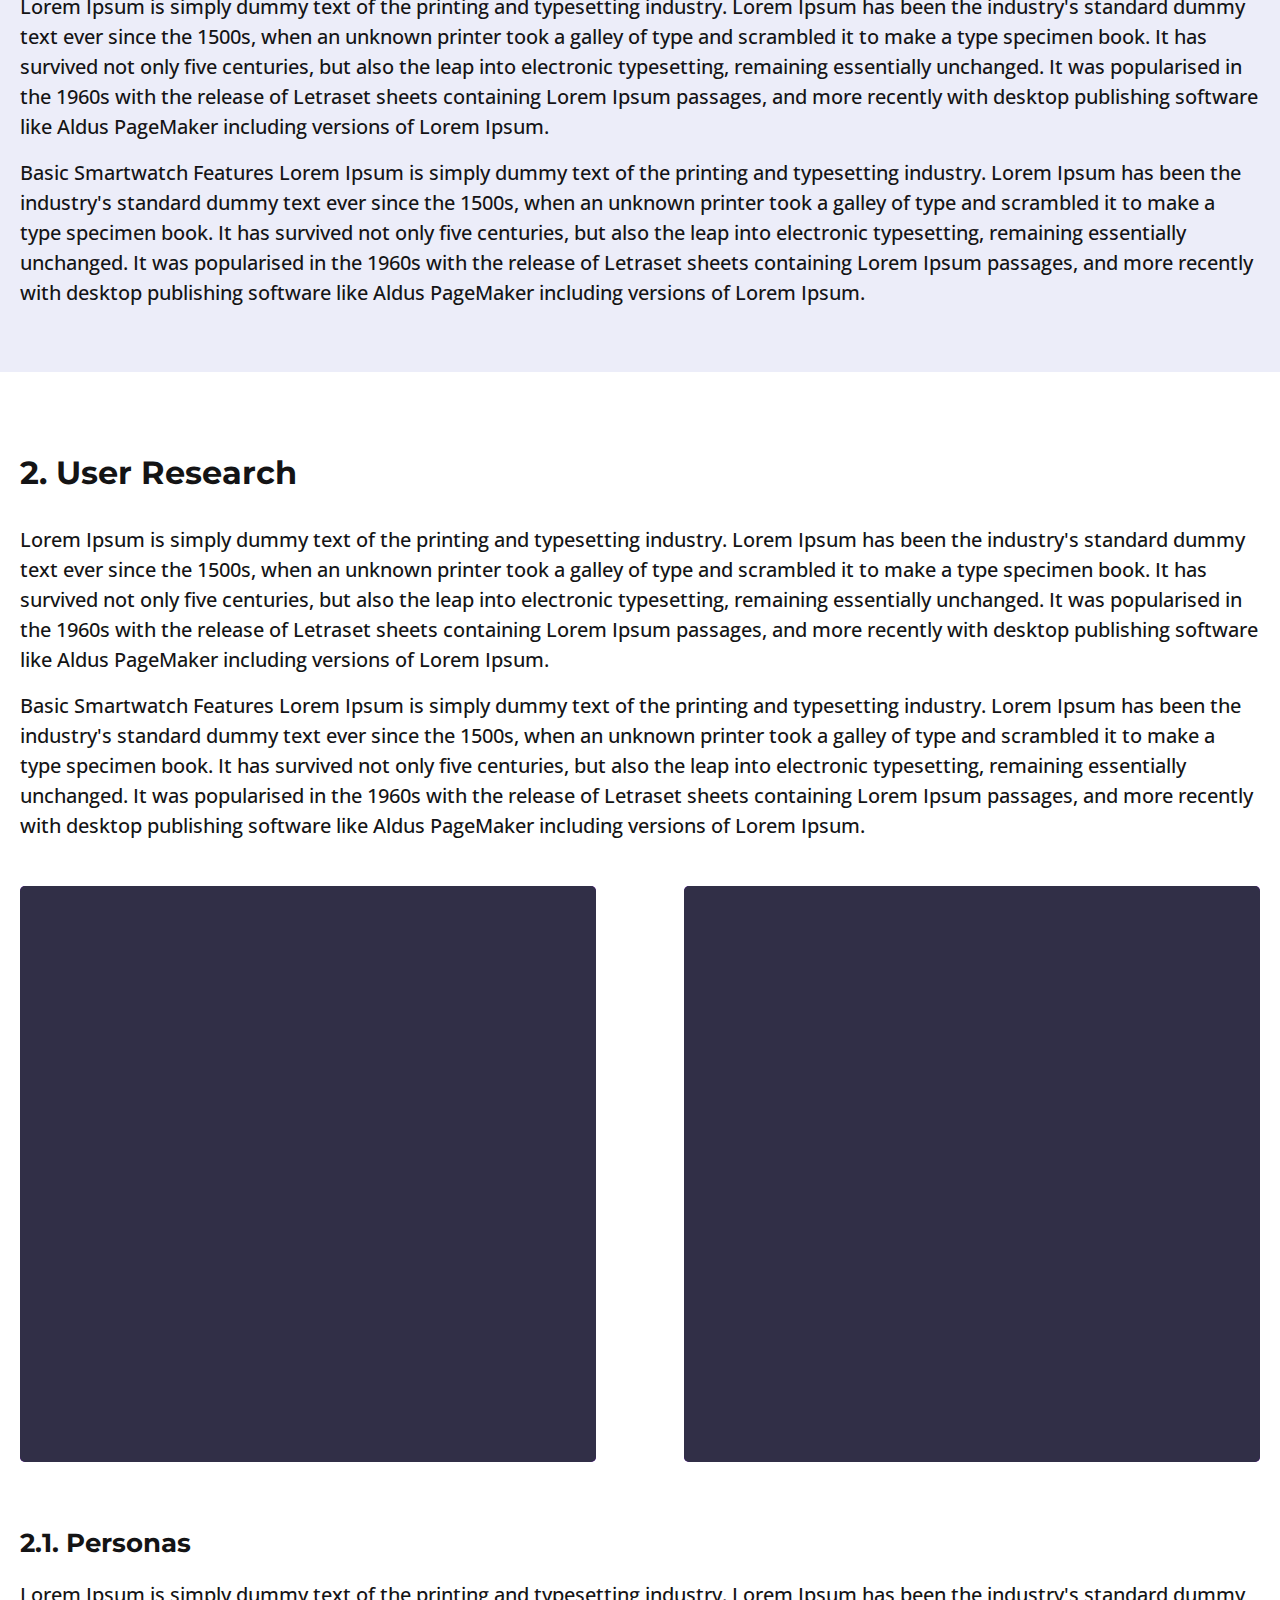
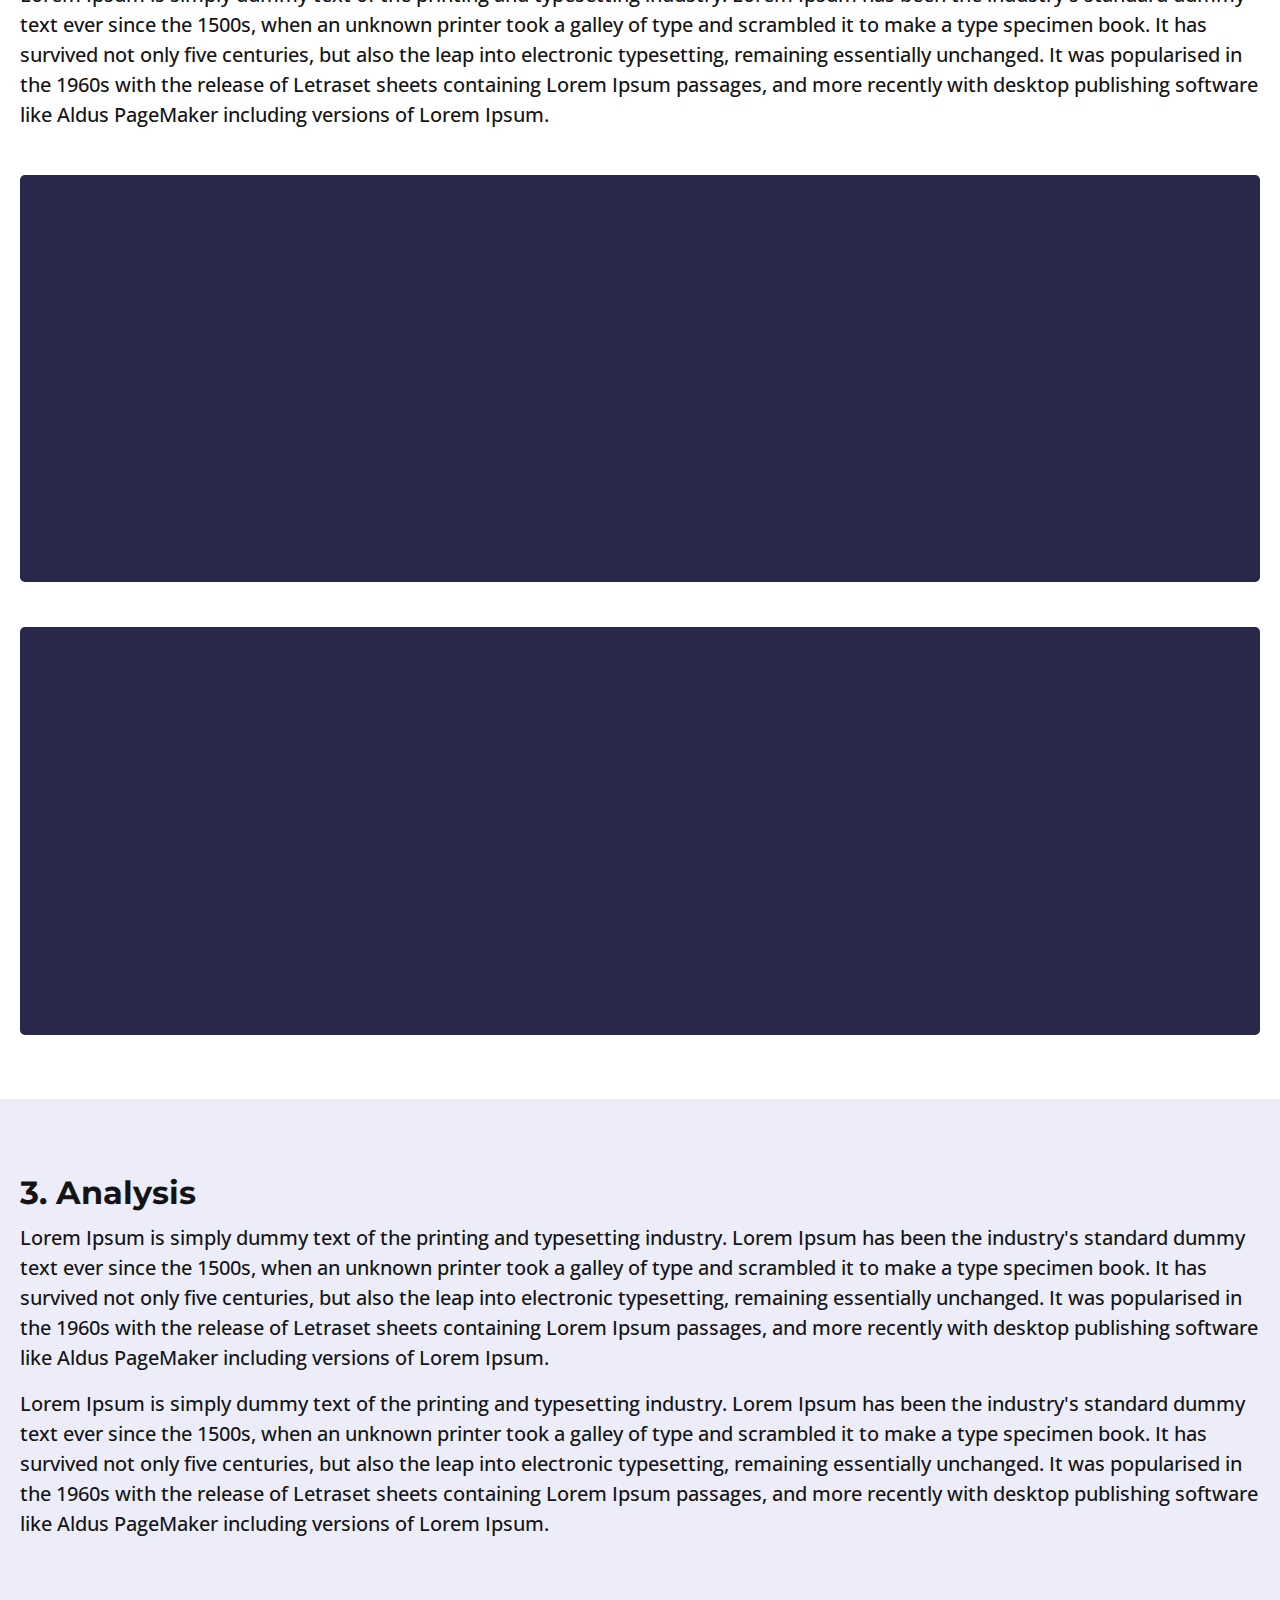
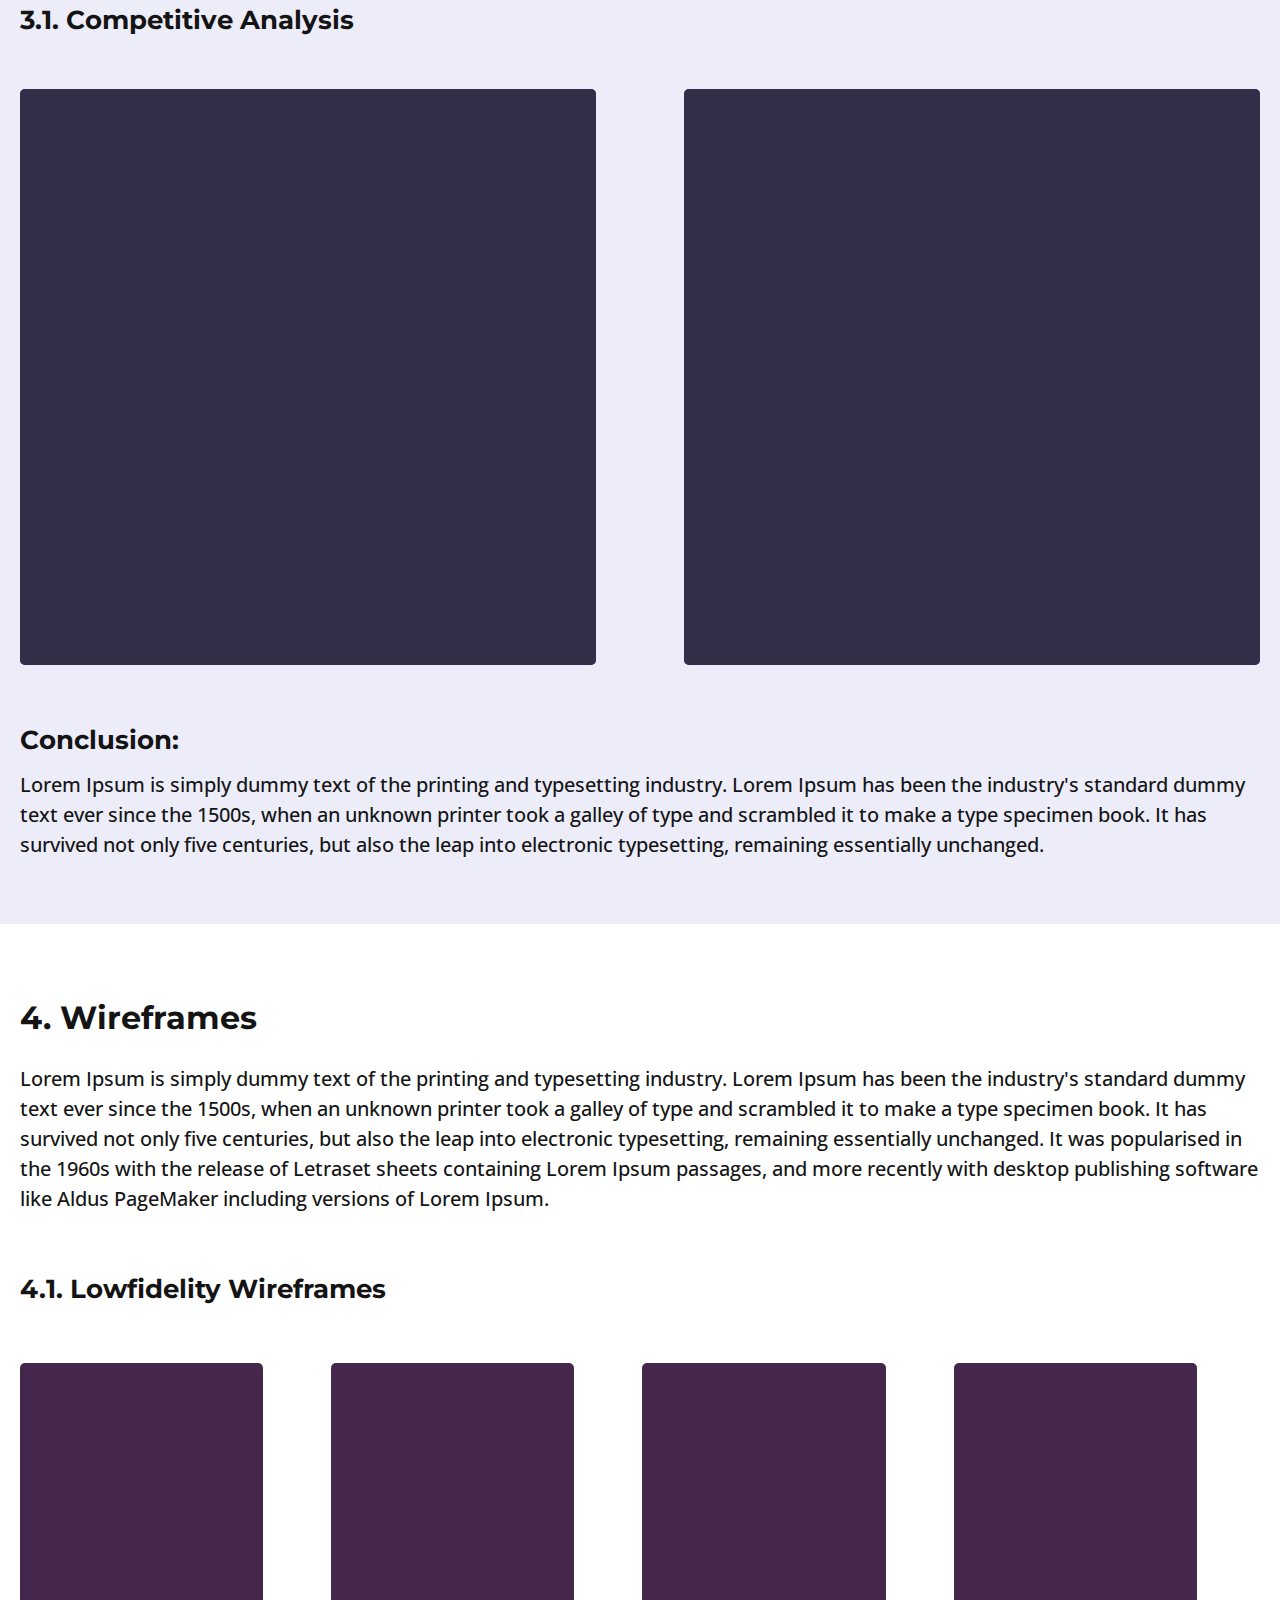
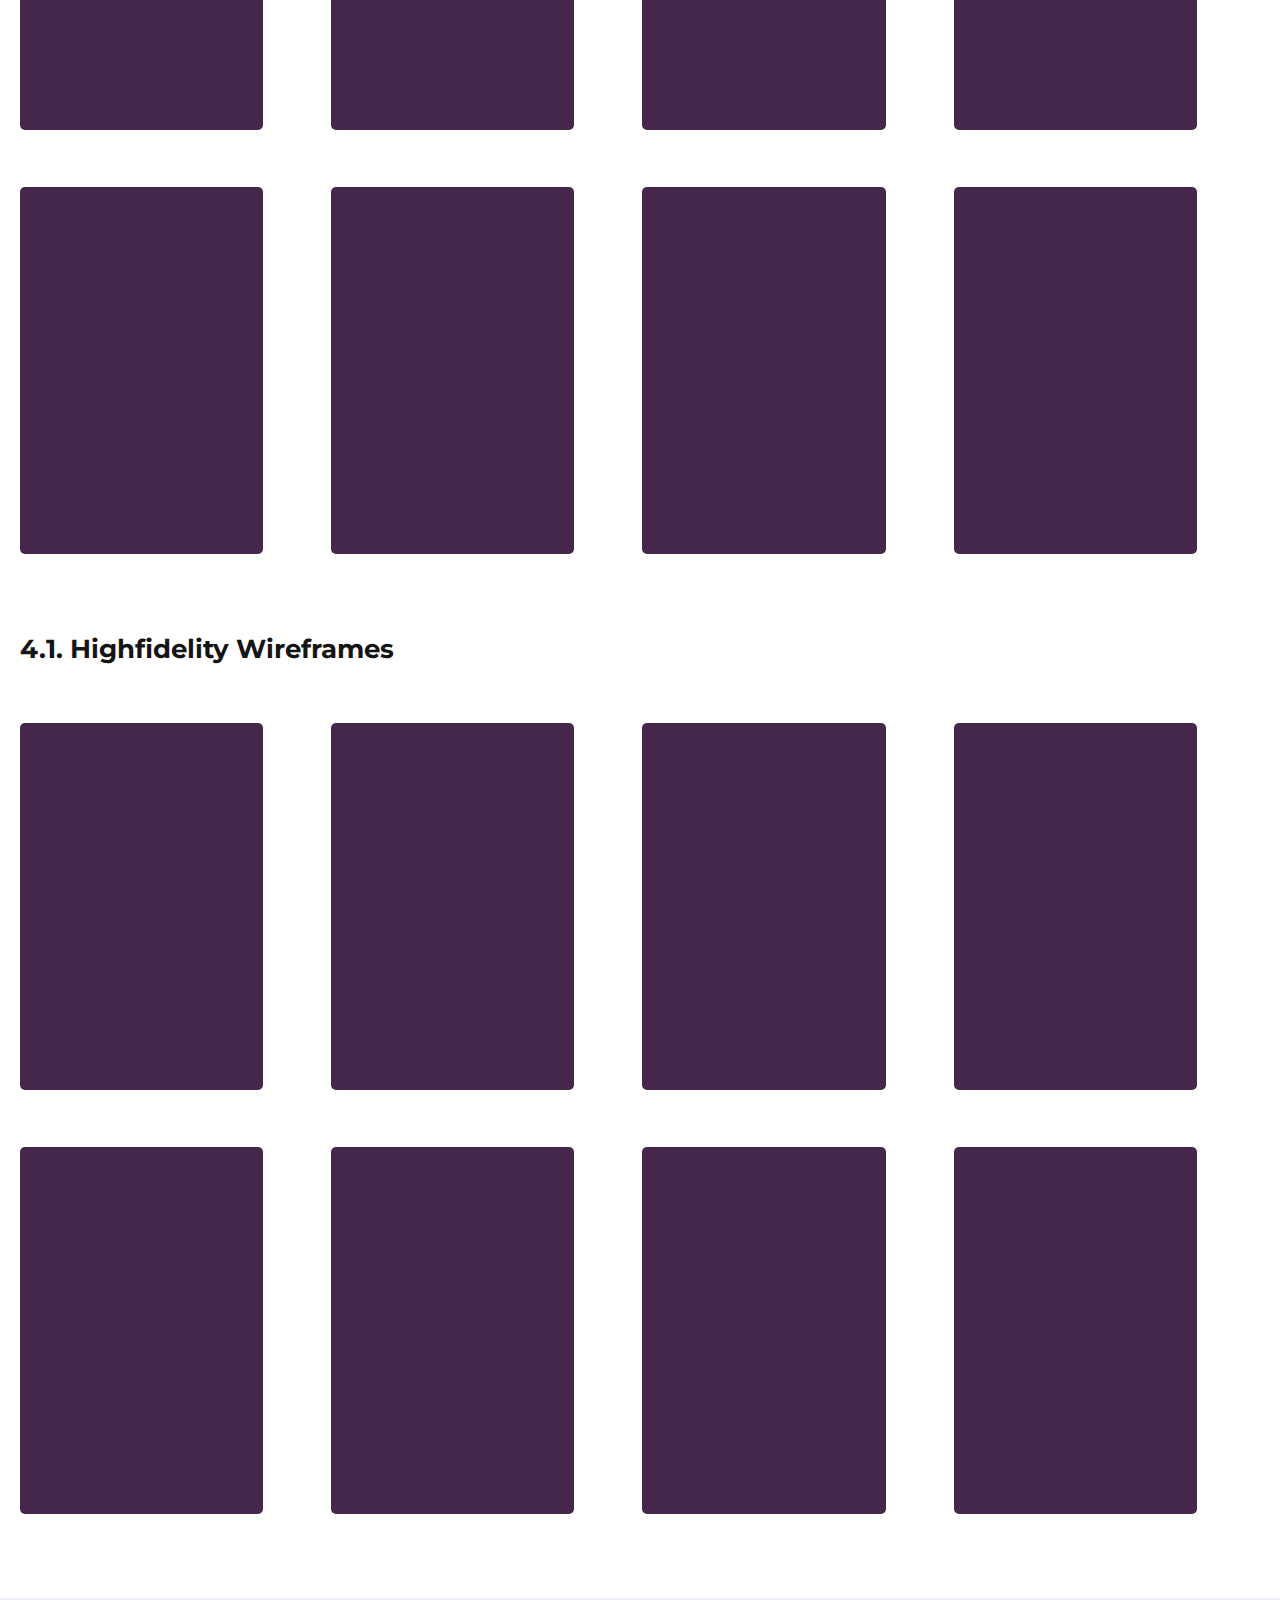
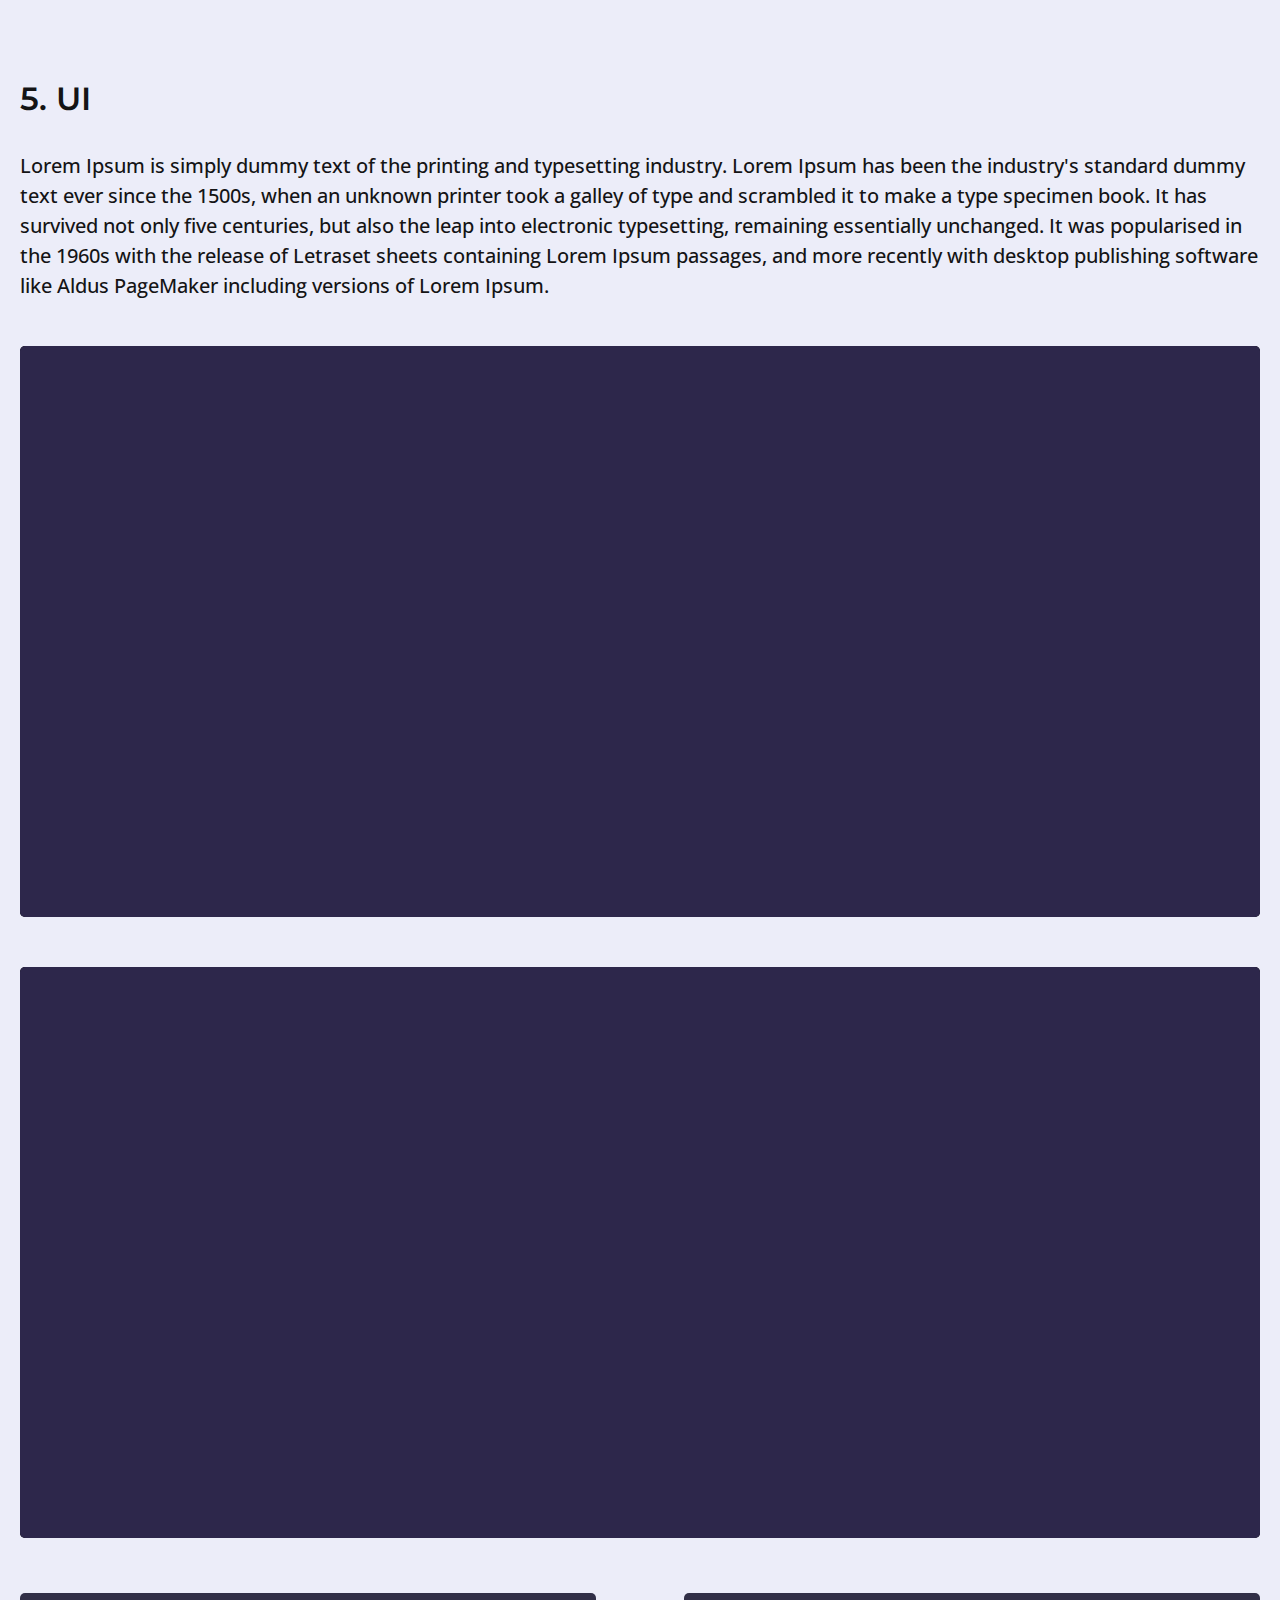
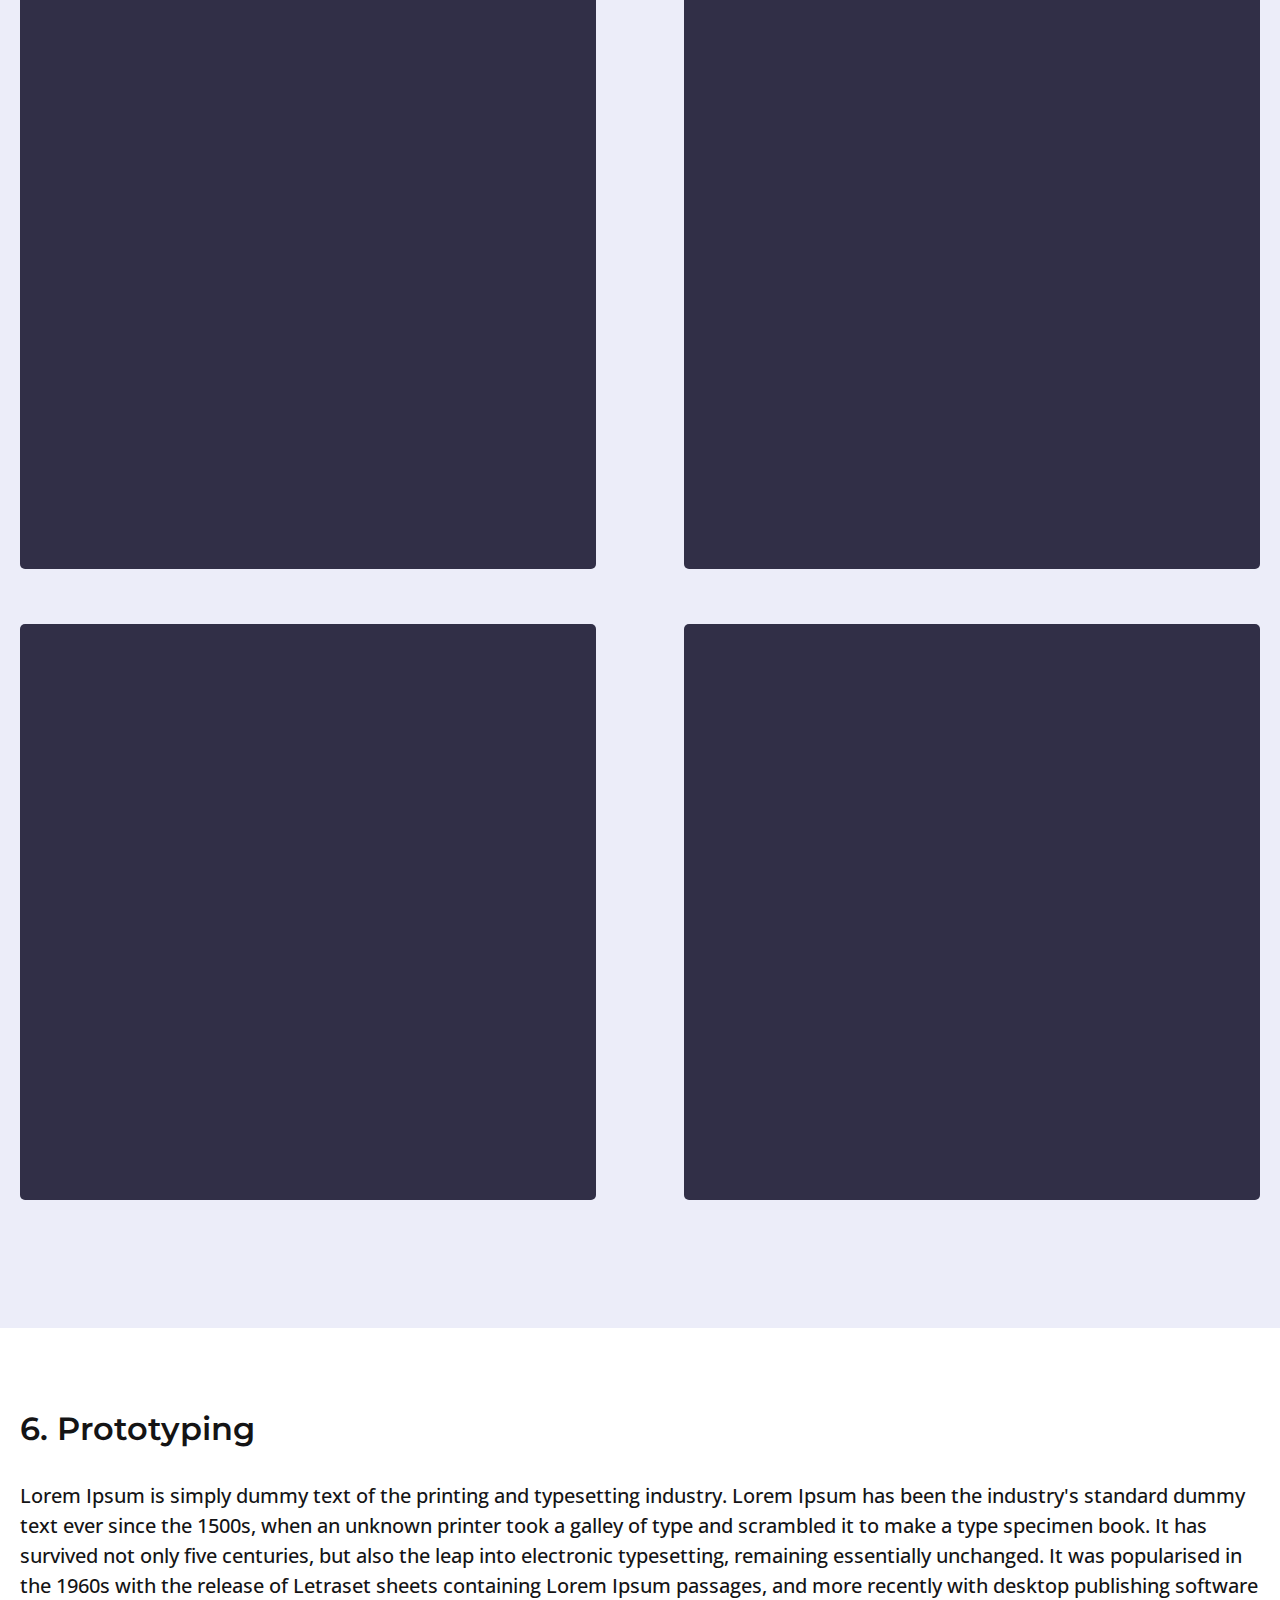
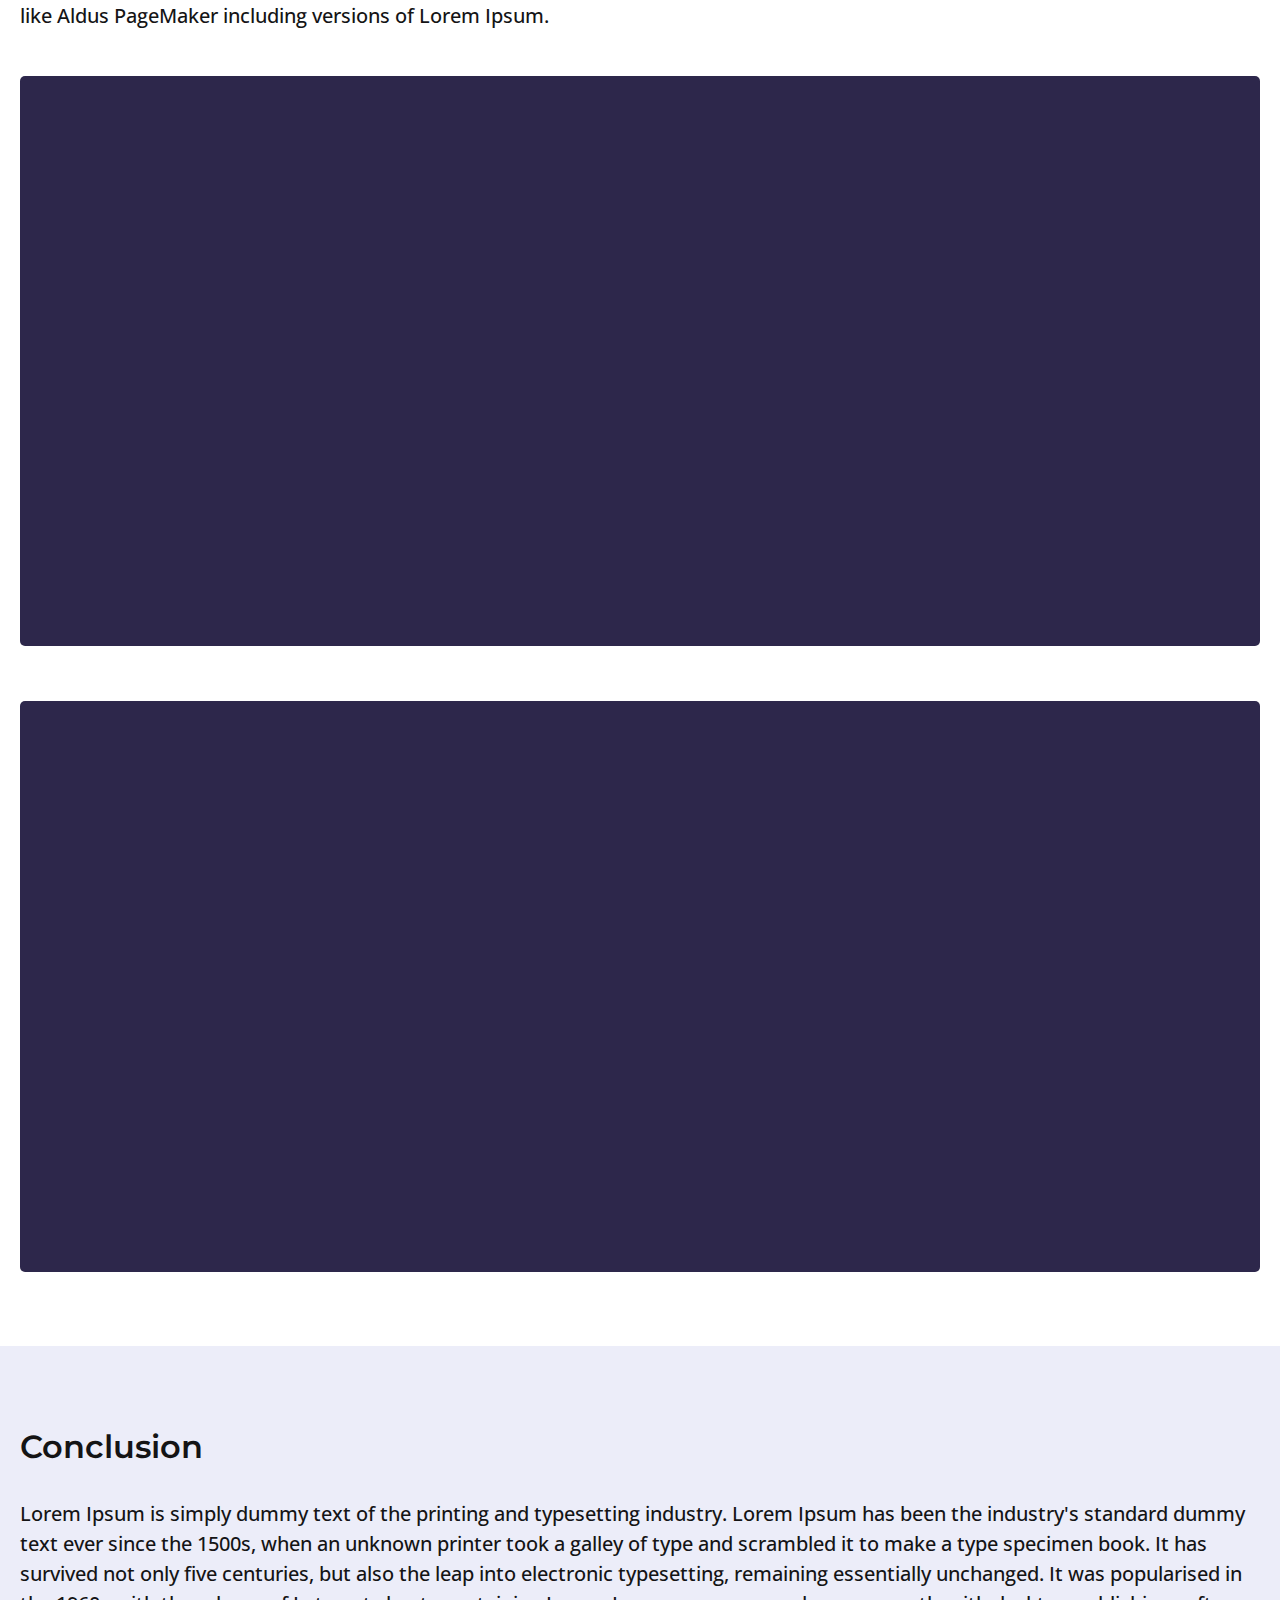
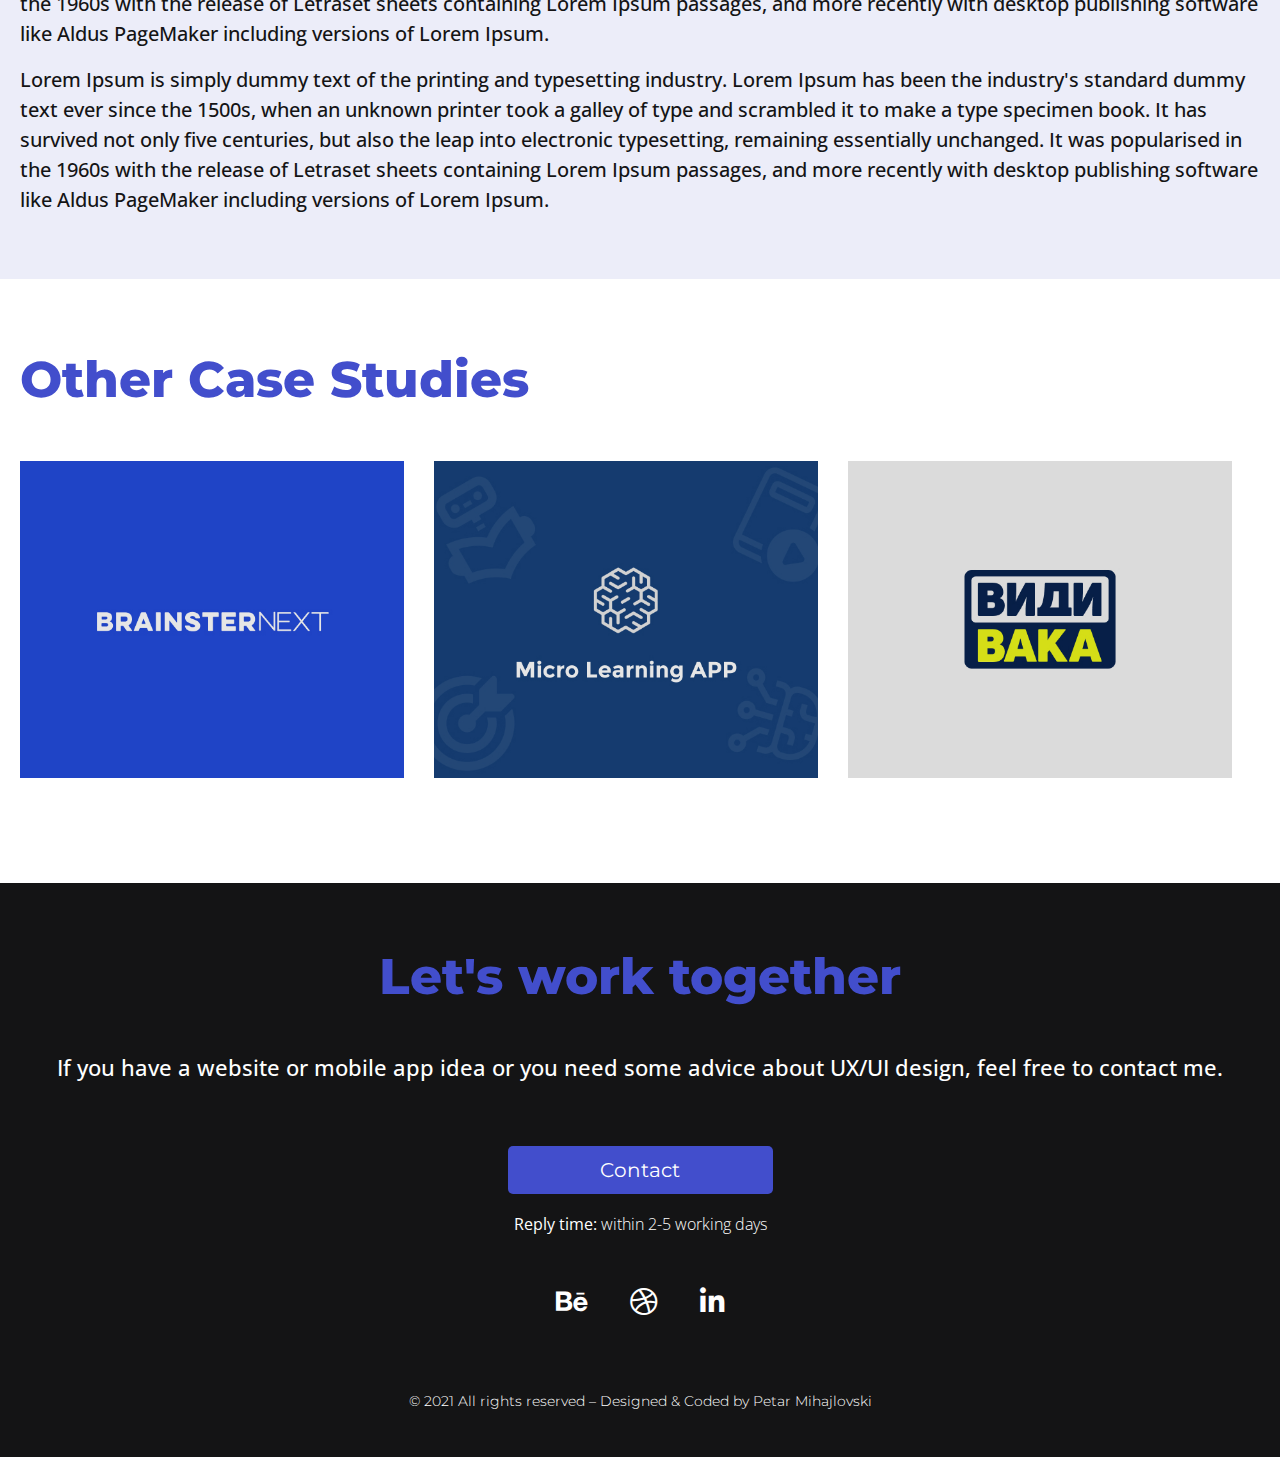
<file: ux-case-study-brainster-next.html>
<!DOCTYPE html>
<html lang="en">

<head>
    <meta charset="UTF-8">
    <meta http-equiv="X-UA-Compatible" content="IE=edge">
    <meta name="viewport" content="width=device-width, initial-scale=1.0">
    <meta name="viewport" content="width=device-width, initial-scale=1">
    <meta name="viewport"
        content="width=device-width, user-scalable=no, initial-scale=1.0, maximum-scale=1.0, minimum-scale=1.0">


    <!-- <link rel="stylesheet" href="https://www.w3schools.com/w3css/4/w3.css"> -->
    <link rel="stylesheet" href="./Stylesheet/w3-style.css">

    <title> Case Studies / UX UI Design</title>
    <link rel="shortcut icon" type="/img/favicon-petar-mihajlovski-ux-ui-designer"
        href="img/favicon-petar-mihajlovski-ux-ui-designer-small.png" />

    <link rel="preconnect" href="https://fonts.gstatic.com">
    <link
        href="https://fonts.googleapis.com/css2?family=Montserrat:wght@300;400;500;600;700;800&family=Open+Sans:wght@300;400&display=swap"
        rel="stylesheet">
    <link href="https://cdnjs.cloudflare.com/ajax/libs/font-awesome/5.13.1/css/all.min.css" rel="stylesheet">
    <script type="text/javascript" src="https://assets.calendly.com/assets/external/widget.js"></script>
    <link href="css/case-studies.css" rel="stylesheet">

</head>

<body>
    <!--== HEADER ==-->

    <div class="navbar">
        <div class="container">
            <a href="/portfolio/">
                <img class="logo" img src="svg/Logo.svg">
            </a>
            <ul>
                <div class="dropdown">
                    <button class="dropbtn"><i class="fas fa-angle-down"></i>Design Process
                    </button>
                    <div class="dropdown-content">



                        <a href="#Strategy" class="nav-link">Strategy</a>
                        <a href="#User-Research" class="nav-link">User Research</a>
                        <a href="#Analysis" class="nav-link">Analysis</a>
                        <a href="#Wireframes" class="nav-link">Wireframes</a>
                        <a href="#UI" class="nav-link">UI</a>
                        <a href="#Prototyping" class="nav-link">Prototyping</a>
                        <a href="#Conclusion" class="nav-link">Conclusion</a>

                    </div>
                </div>
                <a href="mailto:petar.mihajlovski.bt@gmail.com" target="_blank">
                    <input type="button" class="button1" value="Contact"></a>
            </ul>

            <!-- <ul>
                <li><a href="#Strategy" class="nav-link">Strategy</a></li>
                <li><a href="#User-Research" class="nav-link">User Research</a></li>
                <li><a href="#Analysis" class="nav-link">Analysis</a></li>
                <li><a href="#Wireframes" class="nav-link">Wireframes</a></li>
                <li><a href="#UI" class="nav-link">UI</a></li>
                <li><a href="#Prototyping" class="nav-link">Prototyping</a></li>
                <a href="mailto:petar.mihajlovski.bt@gmail.com" target="_blank">
                    <input type="button" class="button1" value="Contact"></a>


            </ul> -->

        </div>
    </div>

    <div class="navbar-mobile">
        <div class="container">
            <a href="/portfolio/">
                <img class="logo" img src="svg/Logo.svg">
            </a>

            <div id="mySidenav" class="sidenav">

                <a href="javascript:void(0)" class="closebtn" onclick="closeNav()">&times;</a>


                <a href="#Strategy" class="close" onclick="closeNav()">Strategy</a>
                <a href="#User-Research" class="close" onclick="closeNav()">User Research</a>
                <a href="#Analysis" class="close" onclick="closeNav()">Analysis</a>
                <a href="#Wireframes" class="close" onclick="closeNav()">Wireframes</a>
                <a href="#UI" class="close" onclick="closeNav()">UI</a>
                <a href="#Prototyping" class="close" onclick="closeNav()">Prototyping</a>
                <a href="#Conclusion" class="close" onclick="closeNav()">Conclusion</a>
                <a href="mailto:petar.mihajlovski.bt@gmail.com" target="_blank">

                    <input type="button" class="button1" value="Contact"></a>


            </div>

            <span style="font-size:30px;
            cursor:pointer; 
            float: right; 
            padding-right: 20px; 
            color:#424ECC; 
            bottom:50%;
            transform: translateY(45%);" onclick="openNav()">&#9776;
            </span>

            <script>
                function openNav() {
                    document.getElementById("mySidenav").style.width = "100%";
                }

                function closeNav() {
                    document.getElementById("mySidenav").style.width = "0";
                }
            </script>
        </div>
    </div>

    <!--== HERO ==-->

    <div class="hero">
        <div class="container">
            <div class="hero-center">
                <div class="info">
                    <div class="tags">UX/UI Design</div>
                    <div class="Title">Brainster Next </div>
                    <div class="description1">Lorem ipsum dolor sit amet, consectetur adipiscing elit. At
                        faucibus sit maecenas
                        aliquam gravida.

                    </div>
                </div>

            </div>
        </div>
    </div>

    <div class="clear"></div>


    <!-- Introduction -->

    <div class="introduction">
        <div class="container">
            <div class="title"><b>Sector</b> - Education</div>
            <div class="separator"></div>

            <div class="title"><b>Challenge</b> - Lorem ipsum dolor sit amet, consectetur adipiscing elit.
                Cursus dolor
                donec faucibus scelerisque. Non sit pellentesque quis enim arcu amet. </div>
            <div class="separator"></div>

            <div class="title"><b>My Role</b> - Lorem ipsum</div>
            <div class="separator"></div>

            <div class="title"><b>Project Time</b> - 6 weeks</div>
        </div>
    </div>



    <!--== DESIGN PROCESS ==-->

    <div class="design-process">
        <div class="container">
            <div id="Design-Process"></div>
            <div class="title">Design Process</div>
            <div id="Strategy"></div>
            <div class="sub_titile">1. Strategy</div>

            <div class="description1">Lorem Ipsum is simply dummy text of the printing and typesetting industry.
                Lorem
                Ipsum has been the industry's standard dummy text ever since the 1500s, when an unknown printer
                took
                a
                galley of type and scrambled it to make a type specimen book. It has survived not only five
                centuries,
                but also the leap into electronic typesetting, remaining essentially unchanged. It was
                popularised
                in
                the 1960s with the release of Letraset sheets containing Lorem Ipsum passages, and more recently
                with
                desktop publishing software like Aldus PageMaker including versions of Lorem Ipsum.

            </div>
            <div class="description2">Basic Smartwatch Features
                Lorem Ipsum is simply dummy text of the printing and typesetting industry.
                Lorem
                Ipsum has been the industry's standard dummy text ever since the 1500s, when an unknown printer
                took
                a
                galley of type and scrambled it to make a type specimen book. It has survived not only five
                centuries,
                but also the leap into electronic typesetting, remaining essentially unchanged. It was
                popularised
                in
                the 1960s with the release of Letraset sheets containing Lorem Ipsum passages, and more recently
                with
                desktop publishing software like Aldus PageMaker including versions of Lorem Ipsum.

            </div>
        </div>
    </div>

    <div class="user-research">
        <div class="container">
            <div id="User-Research"></div>


            <div class="r-sub_titile">2. User Research</div>

            <div class="r-description1">Lorem Ipsum is simply dummy text of the printing and typesetting industry.
                Lorem
                Ipsum has been the industry's standard dummy text ever since the 1500s, when an unknown printer
                took
                a
                galley of type and scrambled it to make a type specimen book. It has survived not only five
                centuries,
                but also the leap into electronic typesetting, remaining essentially unchanged. It was
                popularised
                in
                the 1960s with the release of Letraset sheets containing Lorem Ipsum passages, and more recently
                with
                desktop publishing software like Aldus PageMaker including versions of Lorem Ipsum.

            </div>
            <div class="r-description2">Basic Smartwatch Features
                Lorem Ipsum is simply dummy text of the printing and typesetting industry.
                Lorem
                Ipsum has been the industry's standard dummy text ever since the 1500s, when an unknown printer
                took
                a
                galley of type and scrambled it to make a type specimen book. It has survived not only five
                centuries,
                but also the leap into electronic typesetting, remaining essentially unchanged. It was
                popularised
                in
                the 1960s with the release of Letraset sheets containing Lorem Ipsum passages, and more recently
                with
                desktop publishing software like Aldus PageMaker including versions of Lorem Ipsum.

            </div>

            <div class="research-boxes">
                <div class="img-box-1">
                    <img src="./img/test1.jpg" alt="work-img1">
                </div>
                <!-- <div class="img-box-tablet-1">
                    <img src="./img/ui-1.jpg" alt="work-img1">
                </div> -->
                <div class="img-box-mobile-1">
                    <img src="./img/research.jpg" alt="work-img1">
                </div>

                <div class="img-box-2">
                    <img src="./img/test1.jpg" alt="work-img1">
                </div>

                <!-- <div class="img-box-tablet-2">
                    <img src="./img/ui-1.jpg" alt="work-img1">
                </div> -->
                <div class="img-box-mobile-2">
                    <img src="./img/research.jpg" alt="work-img1">
                </div>
            </div>

            <div class="clear"></div>



            <div class="personas">

                <div class="sub_titile">2.1. Personas</div>

                <div class="description1">Lorem Ipsum is simply dummy text of the printing and typesetting industry.
                    Lorem
                    Ipsum has been the industry's standard dummy text ever since the 1500s, when an unknown printer
                    took
                    a
                    galley of type and scrambled it to make a type specimen book. It has survived not only five
                    centuries,
                    but also the leap into electronic typesetting, remaining essentially unchanged. It was
                    popularised
                    in
                    the 1960s with the release of Letraset sheets containing Lorem Ipsum passages, and more recently
                    with
                    desktop publishing software like Aldus PageMaker including versions of Lorem Ipsum.

                </div>
            </div>

            <div class="personas-boxes">
                <div class="img-box-1">
                    <img src="./img/test.jpg" alt="work-img1">
                </div>
                <div class="img-box-mobile-1">
                    <img src="./img/ca.jpg" alt="work-img1">
                </div>
                <div class="clear"></div>

                <div class="img-box-2">
                    <img src="./img/test.jpg" alt="work-img1">
                </div>

                <div class="img-box-mobile-2">
                    <img src="./img/ca.jpg" alt="work-img1">
                </div>
                <div class="clear"></div>
            </div>



        </div>
    </div>
    <!-- <div class="clear"></div> -->


    <div class="analysis">
        <div class="container">
            <div id="Analysis"></div>

            <div class="sub_titile">3. Analysis</div>

            <div class="description1">Lorem Ipsum is simply dummy text of the printing and typesetting industry.
                Lorem
                Ipsum has been the industry's standard dummy text ever since the 1500s, when an unknown printer
                took
                a
                galley of type and scrambled it to make a type specimen book. It has survived not only five
                centuries,
                but also the leap into electronic typesetting, remaining essentially unchanged. It was
                popularised
                in
                the 1960s with the release of Letraset sheets containing Lorem Ipsum passages, and more recently
                with
                desktop publishing software like Aldus PageMaker including versions of Lorem Ipsum.

            </div>

            <div class="description2">Lorem Ipsum is simply dummy text of the printing and typesetting industry.
                Lorem
                Ipsum has been the industry's standard dummy text ever since the 1500s, when an unknown printer
                took
                a
                galley of type and scrambled it to make a type specimen book. It has survived not only five
                centuries,
                but also the leap into electronic typesetting, remaining essentially unchanged. It was
                popularised
                in
                the 1960s with the release of Letraset sheets containing Lorem Ipsum passages, and more recently
                with
                desktop publishing software like Aldus PageMaker including versions of Lorem Ipsum.

            </div>

            <div class="sub_titile-2">3.1. Competitive Analysis</div>

            <div class="analysis-boxes">
                <div class="img-box-1">
                    <img src="./img/test1.jpg" alt="work-img1">
                </div>
                <div class="img-box-mobile-1">
                    <img src="./img/test1.jpg" alt="work-img1">
                </div>

                <div class="img-box-2">
                    <img src="./img/test1.jpg" alt="work-img1">
                </div>

                <div class="img-box-mobile-2">
                    <img src="./img/test1.jpg" alt="work-img1">
                </div>
                <div class="clear"></div>
            </div>
            <div class="sub_titile-3">Conclusion:</div>

            <div class="description3">Lorem Ipsum is simply dummy text of the printing and typesetting industry.
                Lorem
                Ipsum has been the industry's standard dummy text ever since the 1500s, when an unknown printer
                took
                a
                galley of type and scrambled it to make a type specimen book. It has survived not only five
                centuries,
                but also the leap into electronic typesetting, remaining essentially unchanged.

            </div>


        </div>
    </div>
    <div class="clear"></div>




    <div class="wireframes">
        <div class="container">
            <div id="Wireframes"></div>

            <div class="sub_titile">4. Wireframes</div>

            <div class="description1">Lorem Ipsum is simply dummy text of the printing and typesetting industry.
                Lorem
                Ipsum has been the industry's standard dummy text ever since the 1500s, when an unknown printer
                took
                a
                galley of type and scrambled it to make a type specimen book. It has survived not only five
                centuries,
                but also the leap into electronic typesetting, remaining essentially unchanged. It was
                popularised
                in
                the 1960s with the release of Letraset sheets containing Lorem Ipsum passages, and more recently
                with
                desktop publishing software like Aldus PageMaker including versions of Lorem Ipsum.

            </div>


            <div class="sub_titile-2">4.1. Lowfidelity Wireframes</div>




            <div class="lf">

                <!-- Wireframes hover Image   -->



                <div class="slideshow-container">

                    <div class="mySlides fade">
                        <!-- <div class="numbertext">1 / 8</div> -->
                        <img src="./img/wireframes.jpg" style="width:100%">
                        <!-- <div class="text">Caption Text</div> -->
                    </div>

                    <div class="mySlides fade">
                        <!-- <div class="numbertext">2 / 8</div> -->
                        <img src="./img/wireframes.jpg" style="width:100%">
                        <!-- <div class="text">Caption Two</div> -->
                    </div>

                    <div class="mySlides fade">
                        <!-- <div class="numbertext">3 / 8</div> -->
                        <img src="./img/wireframes.jpg" style="width:100%">
                        <!-- <div class="text">Caption Three</div> -->
                    </div>

                    <div class="mySlides fade">
                        <!-- <div class="numbertext">4 / 8</div> -->
                        <img src="./img/wireframes.jpg" style="width:100%">
                        <!-- <div class="text">Caption Text</div> -->
                    </div>

                    <div class="mySlides fade">
                        <!-- <div class="numbertext">5 / 8</div> -->
                        <img src="./img/wireframes.jpg" style="width:100%">
                        <!-- <div class="text">Caption Two</div> -->
                    </div>

                    <div class="mySlides fade">
                        <!-- <div class="numbertext">6 / 8</div> -->
                        <img src="./img/wireframes.jpg" style="width:100%">
                        <!-- <div class="text">Caption Three</div> -->
                    </div>

                    <div class="mySlides fade">
                        <!-- <div class="numbertext">7 / 8</div> -->
                        <img src="./img/wireframes.jpg" style="width:100%">
                        <!-- <div class="text">Caption Three</div> -->
                    </div>

                    <div class="mySlides fade">
                        <!-- <div class="numbertext">8 / 8</div> -->
                        <img src="./img/wireframes.jpg" style="width:100%">
                        <!-- <div class="text">Caption Three</div> -->
                    </div>

                    <a class="prev" onclick="plusSlides(-1)">&#10094;</a>
                    <a class="next" onclick="plusSlides(1)">&#10095;</a>

                </div>
                <br>

                <div style="text-align:center">
                    <span class="dot" onclick="currentSlide(1)"></span>
                    <span class="dot" onclick="currentSlide(2)"></span>
                    <span class="dot" onclick="currentSlide(3)"></span>
                    <span class="dot" onclick="currentSlide(4)"></span>
                    <span class="dot" onclick="currentSlide(5)"></span>
                    <span class="dot" onclick="currentSlide(6)"></span>
                    <span class="dot" onclick="currentSlide(7)"></span>
                    <span class="dot" onclick="currentSlide(8)"></span>

                </div>

                <script>
                    var slideIndex = 1;
                    showSlides(slideIndex);

                    function plusSlides(n) {
                        showSlides(slideIndex += n);
                    }

                    function currentSlide(n) {
                        showSlides(slideIndex = n);
                    }

                    function showSlides(n) {
                        var i;
                        var slides = document.getElementsByClassName("mySlides");
                        var dots = document.getElementsByClassName("dot");
                        if (n > slides.length) { slideIndex = 1 }
                        if (n < 1) { slideIndex = slides.length }
                        for (i = 0; i < slides.length; i++) {
                            slides[i].style.display = "none";
                        }
                        for (i = 0; i < dots.length; i++) {
                            dots[i].className = dots[i].className.replace(" active", "");
                        }
                        slides[slideIndex - 1].style.display = "block";
                        dots[slideIndex - 1].className += " active";
                    }
                </script>



                <div class="img-box-1">
                    <img src="./img/wireframes.jpg" alt="lf1" style="width:100%;cursor:pointer" onclick="onClick(this)"
                        class="w3-hover-opacity">

                </div>
                <div class="img-box-mobile-1">
                    <img src="./img/wireframes.jpg" alt="lf1">
                </div>

                <div class="img-box-2">
                    <img src="./img/wireframes.jpg" alt="lf2" style="width:100%;cursor:pointer" onclick="onClick(this)"
                        class="w3-hover-opacity">
                </div>

                <div class="img-box-mobile-2">
                    <img src="./img/wireframes.jpg" alt="lf2">
                </div>

                <div class="img-box-3">
                    <img src="./img/wireframes.jpg" alt="lf3" style="width:100%;cursor:pointer" onclick="onClick(this)"
                        class="w3-hover-opacity">
                </div>
                <div class="img-box-mobile-3">
                    <img src="./img/wireframes.jpg" alt="lf3">
                </div>

                <div class="img-box-4">
                    <img src="./img/wireframes.jpg" alt="lf4" style="width:100%;cursor:pointer" onclick="onClick(this)"
                        class="w3-hover-opacity">
                </div>

                <div class="img-box-mobile-4">
                    <img src="./img/wireframes.jpg" alt="lf4">
                </div>
                <div class="clear"></div>

                <div class="img-box-5">
                    <img src="./img/wireframes.jpg" alt="lf5" style="width:100%;cursor:pointer" onclick="onClick(this)"
                        class="w3-hover-opacity">
                </div>

                <div class="img-box-mobile-5">
                    <img src="./img/wireframes.jpg" alt="lf5">
                </div>

                <div class="img-box-6">
                    <img src="./img/wireframes.jpg" alt="lf6" style="width:100%;cursor:pointer" onclick="onClick(this)"
                        class="w3-hover-opacity">
                </div>

                <div class="img-box-mobile-6">
                    <img src="./img/wireframes.jpg" alt="lf6">
                </div>

                <div class="img-box-7">
                    <img src="./img/wireframes.jpg" alt="lf7" style="width:100%;cursor:pointer" onclick="onClick(this)"
                        class="w3-hover-opacity">
                </div>

                <div class="img-box-mobile-7">
                    <img src="./img/wireframes.jpg" alt="lf7">
                </div>

                <div class="img-box-8">
                    <img src="./img/wireframes.jpg" alt="lf8" style="width:100%;cursor:pointer" onclick="onClick(this)"
                        class="w3-hover-opacity">
                </div>

                <div class="img-box-mobile-8">
                    <img src="./img/wireframes.jpg" alt="lf8">
                </div>
                <div class="clear"></div>


                <div id="modal01" class="w3-modal" onclick="this.style.display='none'">
                    <span class="w3-button w3-hover-red w3-xlarge w3-display-topright">&times;</span>
                    <div class="w3-modal-content w3-animate-zoom">
                        <img id="img01" style="width:50vh">
                    </div>
                </div>

                <script>
                    function onClick(element) {
                        document.getElementById("img01").src = element.src;
                        document.getElementById("modal01").style.display = "block";
                    }
                </script>



            </div>
            <div class="clear"></div>



            <div class="sub_titile-3">4.1. Highfidelity Wireframes</div>

            <div class="hf">

                <div class="Slideeshow-container">

                    <div class="mySlidees fade">
                        <!-- <div class="numbertext">1 / 8</div> -->
                        <img src="./img/wireframes-hf.jpg" style="width:100%">
                        <!-- <div class="text">Caption Text</div> -->
                    </div>

                    <div class="mySlidees fade">
                        <!-- <div class="numbertext">2 / 8</div> -->
                        <img src="./img/wireframes-hf.jpg" style="width:100%">
                        <!-- <div class="text">Caption Two</div> -->
                    </div>

                    <div class="mySlidees fade">
                        <!-- <div class="numbertext">3 / 8</div> -->
                        <img src="./img/wireframes-hf.jpg" style="width:100%">
                        <!-- <div class="text">Caption Three</div> -->
                    </div>
                    <div class="mySlidees fade">
                        <!-- <div class="numbertext">4 / 8</div> -->
                        <img src="./img/wireframes-hf.jpg" style="width:100%">
                        <!-- <div class="text">Caption Text</div> -->
                    </div>

                    <div class="mySlidees fade">
                        <!-- <div class="numbertext">5 / 8</div> -->
                        <img src="./img/wireframes-hf.jpg" style="width:100%">
                        <!-- <div class="text">Caption Two</div> -->
                    </div>

                    <div class="mySlidees fade">
                        <!-- <div class="numbertext">6 / 8</div> -->
                        <img src="./img/wireframes-hf.jpg" style="width:100%">
                        <!-- <div class="text">Caption Three</div> -->
                    </div>
                    <div class="mySlidees fade">
                        <!-- <div class="numbertext">7 / 8</div> -->
                        <img src="./img/wireframes-hf.jpg" style="width:100%">
                        <!-- <div class="text">Caption Text</div> -->
                    </div>

                    <div class="mySlidees fade">
                        <!-- <div class="numbertext">8 / 8</div> -->
                        <img src="./img/wireframes-hf.jpg" style="width:100%">
                        <!-- <div class="text">Caption Two</div> -->
                    </div>


                    <a class="prevv" onclick="plusSlidees(-1)">&#10094;</a>
                    <a class="nextt" onclick="plusSlidees(1)">&#10095;</a>

                </div>
                <br>

                <div style="text-align:center">
                    <span class="dott" onclick="currentSlidee(1)"></span>
                    <span class="dott" onclick="currentSlidee(2)"></span>
                    <span class="dott" onclick="currentSlidee(3)"></span>
                    <span class="dott" onclick="currentSlidee(4)"></span>
                    <span class="dott" onclick="currentSlidee(5)"></span>
                    <span class="dott" onclick="currentSlidee(6)"></span>
                    <span class="dott" onclick="currentSlidee(7)"></span>
                    <span class="dott" onclick="currentSlidee(8)"></span>

                </div>

                <script>
                    var SlideeIndex = 1;
                    showSlidees(SlideeIndex);

                    function plusSlidees(n) {
                        showSlidees(SlideeIndex += n);
                    }

                    function currentSlidee(n) {
                        showSlidees(SlideeIndex = n);
                    }

                    function showSlidees(n) {
                        var i;
                        var Slidees = document.getElementsByClassName("mySlidees");
                        var dots = document.getElementsByClassName("dott");
                        if (n > Slidees.length) { SlideeIndex = 1 }
                        if (n < 1) { SlideeIndex = Slidees.length }
                        for (i = 0; i < Slidees.length; i++) {
                            Slidees[i].style.display = "none";
                        }
                        for (i = 0; i < dots.length; i++) {
                            dots[i].className = dots[i].className.replace(" active", "");
                        }
                        Slidees[SlideeIndex - 1].style.display = "block";
                        dots[SlideeIndex - 1].className += " active";
                    }
                </script>




                <div class="img-box-1">
                    <img src="./img/wireframes.jpg" alt="hf1" style="width:100%;cursor:pointer" onclick="onClick(this)"
                        class="w3-hover-opacity">
                </div>
                <div class="img-box-mobile-1">
                    <img src="./img/wireframes.jpg" alt="hf1">
                </div>

                <div class="img-box-2">
                    <img src="./img/wireframes.jpg" alt="hf2" style="width:100%;cursor:pointer" onclick="onClick(this)"
                        class="w3-hover-opacity">
                </div>

                <div class="img-box-mobile-2">
                    <img src="./img/wireframes.jpg" alt="hf2">
                </div>

                <div class="img-box-3">
                    <img src="./img/wireframes.jpg" alt="hf3" style="width:100%;cursor:pointer" onclick="onClick(this)"
                        class="w3-hover-opacity">
                </div>
                <div class="img-box-mobile-3">
                    <img src="./img/wireframes.jpg" alt="hf3">
                </div>

                <div class="img-box-4">
                    <img src="./img/wireframes.jpg" alt="hf4" style="width:100%;cursor:pointer" onclick="onClick(this)"
                        class="w3-hover-opacity">
                </div>

                <div class="img-box-mobile-4">
                    <img src="./img/wireframes.jpg" alt="hf4">
                </div>
                <div class="clear"></div>

                <div class="img-box-5">
                    <img src="./img/wireframes.jpg" alt="hf5" style="width:100%;cursor:pointer" onclick="onClick(this)"
                        class="w3-hover-opacity">
                </div>
                <div class="img-box-mobile-5">
                    <img src="./img/wireframes.jpg" alt="hf5">
                </div>

                <div class="img-box-6">
                    <img src="./img/wireframes.jpg" alt="hf6" style="width:100%;cursor:pointer" onclick="onClick(this)"
                        class="w3-hover-opacity">
                </div>

                <div class="img-box-mobile-6">
                    <img src="./img/wireframes.jpg" alt="hf6">
                </div>

                <div class="img-box-7">
                    <img src="./img/wireframes.jpg" alt="hf7" style="width:100%;cursor:pointer" onclick="onClick(this)"
                        class="w3-hover-opacity">
                </div>
                <div class="img-box-mobile-7">
                    <img src="./img/wireframes.jpg" alt="hf7">
                </div>

                <div class="img-box-8">
                    <img src="./img/wireframes.jpg" alt="hf8" style="width:100%;cursor:pointer" onclick="onClick(this)"
                        class="w3-hover-opacity">
                </div>

                <div class="img-box-mobile-8">
                    <img src="./img/wireframes.jpg" alt="hf8">
                </div>
                <div class="clear"></div>

            </div>




        </div>
    </div>

    <!-- <div class="clear"></div> -->

    <div class="ui">
        <div class="container">
            <div id="UI"></div>

            <div class="sub_titile">5. UI</div>

            <div class="description1">Lorem Ipsum is simply dummy text of the printing and typesetting industry.
                Lorem
                Ipsum has been the industry's standard dummy text ever since the 1500s, when an unknown printer
                took
                a
                galley of type and scrambled it to make a type specimen book. It has survived not only five
                centuries,
                but also the leap into electronic typesetting, remaining essentially unchanged. It was
                popularised
                in
                the 1960s with the release of Letraset sheets containing Lorem Ipsum passages, and more recently
                with
                desktop publishing software like Aldus PageMaker including versions of Lorem Ipsum.

            </div>

            <div class="boxes">

                <div class="img-box-1">
                    <img src="./img/ui-1.jpg" alt="work-img1">
                </div>
                <div class="img-box-mobile-1">
                    <img src="./img/ui-1.jpg" alt="work-img1">
                </div>

                <div class="img-box-2">
                    <img src="./img/ui-1.jpg" alt="work-img1">
                </div>

                <div class="img-box-mobile-2">
                    <img src="./img/ui-1.jpg" alt="work-img1">
                </div>

                <div class="clear"></div>

                <div class="img-box-3">
                    <img src="./img/test1.jpg" alt="work-img1">
                </div>
                <div class="img-box-mobile-3">
                    <img src="./img/UI-Mobile-3.jpg" alt="work-img1">
                </div>
                <!-- <div class="img-box-tablet-3">
                    <img src="./img/ui-1.jpg" alt="work-img1">
                </div> -->

                <div class="img-box-4">
                    <img src="./img/test1.jpg" alt="work-img1">
                </div>

                <div class="img-box-mobile-4">
                    <img src="./img/UI-Mobile-3.jpg" alt="work-img1">
                </div>
                <!-- <div class="img-box-tablet-4">
                    <img src="./img/ui-1.jpg" alt="work-img1">
                </div> -->
                <div class="clear"></div>

                <div class="img-box-5">
                    <img src="./img/test1.jpg" alt="work-img1">
                </div>
                <div class="img-box-mobile-5">
                    <img src="./img/UI-Mobile-3.jpg" alt="work-img1">
                </div>
                <!-- <div class="img-box-tablet-5">
                    <img src="./img/ui-1.jpg" alt="work-img1">
                </div> -->
                <div class="img-box-6">
                    <img src="./img/test1.jpg" alt="work-img1">
                </div>

                <div class="img-box-mobile-6">
                    <img src="./img/UI-Mobile-3.jpg" alt="work-img1">
                </div>
                <!-- <div class="img-box-tablet-6">
                    <img src="./img/ui-1.jpg" alt="work-img1">
                </div> -->

                <div class="clear"></div>


            </div>

        </div>

    </div>

    <div class="clear"></div>

    <div class="prototype">
        <div class="container">
            <div id="Prototyping"></div>

            <div class="sub_titile">6. Prototyping</div>

            <div class="description1">Lorem Ipsum is simply dummy text of the printing and typesetting industry.
                Lorem
                Ipsum has been the industry's standard dummy text ever since the 1500s, when an unknown printer
                took
                a
                galley of type and scrambled it to make a type specimen book. It has survived not only five
                centuries,
                but also the leap into electronic typesetting, remaining essentially unchanged. It was
                popularised
                in
                the 1960s with the release of Letraset sheets containing Lorem Ipsum passages, and more recently
                with
                desktop publishing software like Aldus PageMaker including versions of Lorem Ipsum.

            </div>
            <div class="boxes">
                <div class="img-box-1">
                    <img src="./img/ui-1.jpg" alt="work-img1">
                </div>
                <div class="img-box-mobile-1">
                    <img src="./img/ui-1.jpg" alt="work-img1">
                </div>

                <div class="img-box-2">
                    <img src="./img/ui-1.jpg" alt="work-img1">
                </div>

                <div class="img-box-mobile-2">
                    <img src="./img/ui-1.jpg" alt="work-img1">
                </div>
            </div>

        </div>

    </div>


    <div class="clear"></div>



    <div class="conclusion">
        <div class="container">
            <div id="Conclusion"></div>

            <div class="sub_titile">Conclusion</div>

            <div class="description1">Lorem Ipsum is simply dummy text of the printing and typesetting industry.
                Lorem
                Ipsum has been the industry's standard dummy text ever since the 1500s, when an unknown printer
                took
                a
                galley of type and scrambled it to make a type specimen book. It has survived not only five
                centuries,
                but also the leap into electronic typesetting, remaining essentially unchanged. It was
                popularised
                in
                the 1960s with the release of Letraset sheets containing Lorem Ipsum passages, and more recently
                with
                desktop publishing software like Aldus PageMaker including versions of Lorem Ipsum.

            </div>

            <div class="description2">Lorem Ipsum is simply dummy text of the printing and typesetting industry.
                Lorem
                Ipsum has been the industry's standard dummy text ever since the 1500s, when an unknown printer
                took
                a
                galley of type and scrambled it to make a type specimen book. It has survived not only five
                centuries,
                but also the leap into electronic typesetting, remaining essentially unchanged. It was
                popularised
                in
                the 1960s with the release of Letraset sheets containing Lorem Ipsum passages, and more recently
                with
                desktop publishing software like Aldus PageMaker including versions of Lorem Ipsum.

            </div>

        </div>

    </div>


    <div class="clear"></div>



    <!--== ADDITIONAL WORKS ==-->

    <div class="additional-work">
        <div class="container">
            <div class="title-work">Other Case Studies</div>
        </div>
    </div>

    <!--== ADDITIONAL BOXES ==-->

    <section class="additional-boxes" id="additional-boxes">
        <div class="container">

            <div class="logo-box">
                <div class="text">Brainster Next</div>

                <a href="https://www.figma.com/file/wukDLHnBdAAasFMeV9fjEu/Design-Project?node-id=0%3A1"
                    target="_blank">
                    <img src="./img/Work-Project-Brainster-Next.jpg" alt="Logofolio">

                </a>
            </div>

            <div class="logo-box-mobile">
                <img src="./img/Work-Project-Brainster-Next.jpg" alt="Logofolio">
                <a href="https://www.figma.com/file/wukDLHnBdAAasFMeV9fjEu/Design-Project?node-id=0%3A1"
                    target="_blank">
                    <div class="text">Brainster Next</div>
                </a>
            </div>

            <div class="photoshop-box">
                <div class="text">Micro Learning App</div>
                <a href="https://www.figma.com/file/wukDLHnBdAAasFMeV9fjEu/Design-Project?node-id=0%3A1"
                    target="_blank">
                    <img src="./img/Work-Project-Micro-Learning-App.jpg" alt="Photoshop">


                </a>
            </div>

            <div class="photoshop-box-mobile">
                <img src="./img/Work-Project-Micro-Learning-App.jpg" alt="Photoshop">
                <a href="https://www.figma.com/file/wukDLHnBdAAasFMeV9fjEu/Design-Project?node-id=0%3A1"
                    target="_blank">
                    <div class="text">Micro Learning App</div>
                </a>
            </div>

            <div class="new-photoshop-box">
                <div class="text">Vidi Vaka</div>
                <a href="https://www.figma.com/file/wukDLHnBdAAasFMeV9fjEu/Design-Project?node-id=0%3A1"
                    target="_blank">
                    <img src="./img/Work-Project-Vidi-Vaka.jpg" alt="Photoshop">


                </a>
            </div>

            <div class="new-photoshop-box-mobile">
                <img src="./img/Work-Project-Vidi-Vaka.jpg" alt="Photoshop">
                <a href="https://www.figma.com/file/wukDLHnBdAAasFMeV9fjEu/Design-Project?node-id=0%3A1"
                    target="_blank">
                    <div class="text">Vidi Vaka</div>
                </a>
            </div>

            <div class="clear"></div>



            <div class="Slide2show-container">

                <div class="mySlide2s fade">
                    <!-- <div class="numbertext">1 / 8</div> -->
                    <img src="./img/Work-Project-Brainster-Next.jpg" style="width:100%">
                    <!-- <div class="text">Caption Text</div> -->
                </div>

                <div class="mySlide2s fade">
                    <!-- <div class="numbertext">2 / 8</div> -->
                    <img src="./img/Work-Project-Micro-Learning-App.jpg" style="width:100%">
                    <!-- <div class="text">Caption Two</div> -->
                </div>

                <div class="mySlide2s fade">
                    <!-- <div class="numbertext">3 / 8</div> -->
                    <img src="./img/Work-Project-Vidi-Vaka.jpg" style="width:100%">
                    <!-- <div class="text">Caption Three</div> -->
                </div>



                <a class="prev2" onclick="plusSlide2s(-1)">&#10094;</a>
                <a class="next2" onclick="plusSlide2s(1)">&#10095;</a>

            </div>
            <br>

            <div style="text-align:center">
                <span class="dot2" onclick="currentSlide2(1)"></span>
                <span class="dot2" onclick="currentSlide2(2)"></span>
                <span class="dot2" onclick="currentSlide2(3)"></span>

            </div>

            <script>
                var Slide2Index = 1;
                showSlide2s(Slide2Index);

                function plusSlide2s(n) {
                    showSlide2s(Slide2Index += n);
                }

                function currentSlide2(n) {
                    showSlide2s(Slide2Index = n);
                }

                function showSlide2s(n) {
                    var i;
                    var Slide2s = document.getElementsByClassName("mySlide2s");
                    var dot2s = document.getElementsByClassName("dot2");
                    if (n > Slide2s.length) { Slide2Index = 1 }
                    if (n < 1) { Slide2Index = Slide2s.length }
                    for (i = 0; i < Slide2s.length; i++) {
                        Slide2s[i].style.display = "none";
                    }
                    for (i = 0; i < dot2s.length; i++) {
                        dot2s[i].className = dot2s[i].className.replace(" active", "");
                    }
                    Slide2s[Slide2Index - 1].style.display = "block";
                    dot2s[Slide2Index - 1].className += " active";
                }
            </script>




        </div>
    </section>



    <!-- BACK TO TOP -->

    <button onclick="topFunction()" id="myBtn" title="Go to top">
        <i class="fas fa-angle-up"></i></button>

    <script>
        //Get the button
        var mybutton = document.getElementById("myBtn");

        // When the user scrolls down 20px from the top of the document, show the button
        window.onscroll = function () { scrollFunction() };

        function scrollFunction() {
            if (document.body.scrollTop > 20 || document.documentElement.scrollTop > 20) {
                mybutton.style.display = "block";
            } else {
                mybutton.style.display = "none";
            }
        }

        // When the user clicks on the button, scroll to the top of the document
        function topFunction() {
            document.body.scrollTop = 0;
            document.documentElement.scrollTop = 0;
        }
    </script>


    <!--== FOOTER ==-->
    <div class="footer">
        <div class="container">
            <div class="info">
                <div class="title">Let's work together </div>
                <div class="Desc">If you have a website or mobile app idea or you need some advice
                    about UX/UI design, feel free to contact me.
                </div>
                <a href="mailto:petar.mihajlovski.bt@gmail.com" target="_blank">
                    <input type="button" class="button2" value="Contact">
                </a>
                <div class="Desc-time"><B>Reply time:</B> within 2-5 working days</div>

                <div class="social">
                    <a href="https://www.behance.net/petarmihajlovski" target="_blank"><i
                            class="fab fa-behance"></i></a>
                    <a href="https://dribbble.com/petarmihajlovski" target="_blank"> <i class="fab fa-dribbble"></i></a>
                    <a href="https://www.linkedin.com/in/petar-mihajlovski-825368146/" target="_blank"> <i
                            class="fab fa-linkedin-in"></i></a>
                </div>
                <div class="copyright">
                    <p> © 2021 All rights reserved – Designed & Coded
                        by Petar Mihajlovski
                    </p>
                </div>
            </div>
        </div>
    </div>



</body>

</html>
</file>
<file: css/main.css>
body {
  background-color: white;
  font-family: 'Montserrat', sans-serif;
  margin: 0px;
  position: relative;
  min-height: 100%;
}

.container{

  width: 100%;
  max-width:1300px;
  margin: 0 auto; 
}


.navbar{

  width: 100%;
  height: 80px;
  font-family: Montserrat;
  font-style: normal;
  font-weight: normal;
  font-size: 20px;
  padding: 15px 0 15px 0;
  background: #fff;

}


/* LOGO */
  
  .navbar .logo{

    width: 50px;
    padding-left: 20px;
  }
  
  /* NAVIGATION */

  .navbar ul{

    list-style: none;
    margin:0 auto;
    bottom: 50%;
    transform: translateY(50%);
    float: right;
   
  }
  
  .navbar ul li{
    display: inline-block;
    margin: 0;
    padding-right: 40px;

  }

  .navbar ul li a{

    font-family: Montserrat;
    font-style: normal;
    font-size: 20px;
    font-weight: 600;
    color: #141415;
    text-decoration: none;
    transition: 0.45s all;

  
  }

  .navbar ul li a:hover{

    color: #424ECC;

  }
 
   .nav-link::after{
    content: '';
    display: block;
    width: 0%;
    height: 4px;
    background-color: #424ECC;
    transition: width .3s;
  }

  .nav-link:hover::after{
    
    width: 100%;
    transition: width .3;
  } 



.navbar ul .button1{


  color: #ffffff;
  font-family: Montserrat;
  font-style: normal;
  font-weight: normal;
  font-size: 20px; 
  line-height: 40px;
  display: inline-block;
  border-radius: 5px;
  background-color: #424ECC;
  border: none;
  text-align: center;
  margin-right: 20px;  
  width: 150px;
  transition: all 0.5s;
  cursor: pointer;
  

}

.navbar ul .button1:hover {
  background-color: #424ECC;
  color: white;
  transform: scale(1.05);
}

.clear{
  clear: both;
}

.navbar-mobile{

  display: none;
}

/* HERO */

.hero{

   background-image: url(../img/Hero-Cover.jpg);
   background-size: cover;
   background-position: 20%;
   width: 100%;
   height: calc(100vh - 110px);
   
}


.hero .hero-left, .hero .hero-right{

float: left;
width: 50%;
height: calc(100vh - 110px);

}

.hero .hero-left{

text-align: left;
position: relative;

}

.hero .hero-left .info{
position:absolute;
width: 100%;
top:50%;
transform: translateY(-50%);
padding-left: 20px;

}

.hero .hero-left .info .Name{
color: #FFFFFF;
font-family: Montserrat;
font-style: normal;
font-weight: 800;
font-size: 60px;
line-height: 73px;
}

.hero .hero-left .info .Last-Name{
color: #141415;
margin-bottom: 30px;
font-family: Montserrat;
font-style: normal;
font-weight: 800;
font-size: 60px;
line-height: 73px;

}

.hero .hero-left .info .Desc{
color: #141415;
margin-bottom: 40px;
font-family: Montserrat;
font-style: normal;
font-weight: normal;
font-size: 38px;
line-height: 46px;

}


.hero .hero-left .info .button2{

  color: #424ECC;
  margin-bottom: 30px;
  font-family: Montserrat;
  font-style: normal;
  font-weight: 500;
  font-size: 25px;
  line-height: 20px;
  display: inline-block;
  border-radius: 5px;
  background-color: #FFFFFF;
  border: none;
  text-align: center;
  font-size: 25x;
  padding: 20px;
  width: 250px;
  transition: all 0.5s;
  cursor: pointer;

}


.hero .hero-left .info .button2:hover {
  background-color: #FFFFFF;
  color: #424ECC;
  transform: scale(1.05);
}


.hero .hero-right{

position: relative;

}

.hero .hero-right img {
display: block;
position: absolute;
width: 50%;
top: 50%;
transform: translateY(-50%);
right: 0px;
padding-right: 20px;

}

.clear{
  clear: both;
}


.hero .hero-right-mobile{
  display: none;
}

.hero .hero-left-mobile{
  display: none;
}


/* ABOUT */

.about{

  font-family: 'Montserat', monospace ;  
  background-color: #ffffff;

}

.about .title{
  color: #424ECC;
  font-family: Montserrat;
  font-style: normal;
  font-weight: 800;
  font-size: 60px;
  line-height: 73px;
  padding-top: 90px;
  padding-left: 20px;
  padding-right: 20px;

  }
  
  .about .sub_titile{
    
    text-align: left;
    color: #141415;
    font-family: Montserrat;
    font-style: normal;
    font-weight: 600;
    font-size: 30px;
    line-height: 73px;
    padding-top: 32px;
    padding-left: 20px;
    padding-right: 20px;


    }
    
    
  .about .description1{

    text-align: left;
    padding-top: 16px;
    color: #141415;
    font-family: Open Sans;
    font-style: normal;
    font-weight: 500;
    font-size: 22px;
    line-height: 30px;
    padding-left: 20px;
    padding-right: 20px;

  }

  .about .description2{

    text-align: left;
    padding-top: 16px;
    padding-bottom: 64px;
    color: #141415;
    font-family: Open Sans;
    font-style: normal;
    font-weight: 500;
    font-size: 22px;
    line-height: 30px;
    padding-left: 20px;
    padding-right: 20px;


    }
  
  

    .about .button3{
      color: #ffffff;
      font-family: Montserrat;
      font-style: normal;
      font-weight: 500;
      font-size: 25px;
      line-height: 10px;
      display: inline-block;
      border-radius: 5px;
      background-color: #ffffff;
      border: 3px solid #424ECC;
      color: #424ECC;
      text-align: center;
      padding: 20px;
      width: 250px;
      transition :all 0.5s;
      cursor: pointer;
      margin-bottom: 90px;
      margin-left:20px;
      
      }

    .about .button3:hover {
      background-color: #424ECC;
      color: white;
      transform: scale(1.05);
    }


.clear{
  clear: both;
}


/* My Design Process */

.process{

  font-family: 'Montserat', monospace ;  
  background: #ECEDF9;
  width: 100%;
  height: auto;


}


.process .title2{
  color: #424ECC;
  font-family: Montserrat;
  font-style: normal;
  font-weight: 800;
  font-size: 60px;
  line-height: 73px;
  padding-top: 90px;
  padding-left: 20px;
  padding-right: 20px;


  }
  
  .process .sub_titile2{
    
    text-align: left;
    color: #141415;
    font-family: Montserrat;
    font-style: normal;
    font-weight: 600;
    font-size: 30px;
    line-height: 73px;
    padding-top: 32px;
    padding-left: 20px;
    padding-right: 20px;



    }
    
    
.process .intro{

    text-align: left;
    color: #141415;
    font-family: Open Sans;
    font-style: normal;
    font-weight: 500;
    font-size: 22px;
    line-height: 30px;
    padding-top: 16px;
    padding-bottom: 45px;
    padding-left: 20px;
    padding-right: 20px;


  }

.process .button4{

    color: #ffffff;
    margin-bottom: 32px;
    font-family: Montserrat;
    font-style: normal;
    font-weight: normal;
    font-size: 25px;
    line-height: 20px;
    display: inline-block;
    border-radius: 5px;
    background-color: #424ECC;
    border: none;
    text-align: center;
    font-size: 25x;
    padding: 20px;
    width: 300px;
    transition: all 0.5s;
    cursor: pointer;
    margin-left: 20px;

  }
  
  
.process .button4:hover {

  color: white;
  transform: scale(1.05);

} 


/* BOXES */
.boxes{
 width: 100%;
 height: auto;
 padding-top: 32px;
 padding-bottom: 32px;
 font-family: Open Sans;
 font-style: normal;
 font-weight: 500;
 font-size: 22px;
 background: #ECEDF9;
 
}


.boxes .all{

  width: 100%;
  margin-left: 20px;
}

.boxes .all .card1{

  width: 25%;
  background: #fff;
  text-align: center;
  border-radius: 5px;
  padding: 20px 20px;
  cursor: text;
  transition: all 0.45s ease;
  margin-bottom: 80px;
  float: left;
  margin-right: 100px;
}


.boxes .all .card1:hover{
  background: #424ECC;
 
}

.boxes .all .card1 .box svg{

  display: inline;
  width: 130px;
  height: auto;
  fill: #424ECC;
  transition: color 0.45s ease;
  
}
  
  .boxes .all .card1:hover .box svg {
    
    display: inline;
    width: 130px;
    height: auto;
    fill: #ffffff;
        
  }


.boxes .all .card1 .text{
  font-size: 25px;
  font-weight: 500;
  padding-bottom: 20px;
  color:#000;
  font-family: Montserrat;
  font-style: normal;
  font-weight: 600;
  font-size: 30px;
  line-height: 45px;

}


.boxes .all .card1:hover .text{
  transform: scale(1.05);
  color: #FFFFFF;

}

.boxes .all .card1 p{
 

  margin: 0;
  padding-bottom:20px;
  line-height: 32px;
  font-size: 20px;
}

.boxes .all .card1 .box{
  transition: all 0.45s ease;

}

.boxes .all .card1:hover .box{
  transform: scale(1.05);
  color: #FFFFFF;

}


.boxes .all .card2{

  width: 25%;
  background: #fff;
  text-align: center;
  border-radius: 5px;
  padding: 20px 20px;
  cursor: text;
  transition: all 0.45s ease;
  margin-bottom: 100px;
  float: left;
}


.boxes .all .card2:hover{
  background: #424ECC;
 
}

.boxes .all .card2 .box svg{

  display: inline;
  width: 130px;
  height: auto;
  fill: #424ECC;
  transition: color 0.45s ease;
  
}
  
  .boxes .all .card2:hover .box svg {
    
    display: inline;
    width: 130px;
    height: auto;
    fill: #ffffff;
        
  }


.boxes .all .card2 .text{
  font-size: 25px;
  font-weight: 500;
  padding-bottom: 20px;
  color:#000;
  font-family: Montserrat;
  font-style: normal;
  font-weight: 600;
  font-size: 30px;
  line-height: 45px;

}


.boxes .all .card2:hover .text{
  transform: scale(1.05);
  color: #FFFFFF;

}

.boxes .all .card2 p{
 

  margin: 0;
  padding-bottom:20px;
  line-height: 32px;
  font-size: 20px;
}

.boxes .all .card2 .box{
  transition: all 0.45s ease;

}

.boxes .all .card2:hover .box{
  transform: scale(1.05);
  color: #FFFFFF;

}

.boxes .all .card3{

  width: 25%;
  background: #fff;
  text-align: center;
  border-radius: 5px;
  padding: 20px 20px;
  cursor: text;
  transition: all 0.45s ease;
  margin-bottom: 100px;
  float: left;
  margin-left: 100px;

}


.boxes .all .card3:hover{
  background: #424ECC;
 
}

.boxes .all .card3 .box svg{

  display: inline;
  width: 130px;
  height: auto;
  fill: #424ECC;
  transition: color 0.45s ease;
  
}
  
  .boxes .all .card3:hover .box svg {
    
    display: inline;
    width: 130px;
    height: auto;
    fill: #ffffff;
        
  }


.boxes .all .card3 .text{
  font-size: 25px;
  font-weight: 500;
  padding-bottom: 20px;
  color:#000;
  font-family: Montserrat;
  font-style: normal;
  font-weight: 600;
  font-size: 30px;
  line-height: 45px;

}


.boxes .all .card3:hover .text{
  transform: scale(1.05);
  color: #FFFFFF;

}

.boxes .all .card3 p{
 

  margin: 0;
  padding-bottom:20px;
  line-height: 32px;
  font-size: 20px;

}

.boxes .all .card3 .box{
  transition: all 0.45s ease;

}

.boxes .all .card3:hover .box{
  transform: scale(1.05);
  color: #FFFFFF;

}


.clear{
  clear: both;
}

.boxes .all .card4{

  width: 25%;
  background: #fff;
  text-align: center;
  border-radius: 5px;
  padding: 20px 20px;
  cursor: text;
  transition: all 0.45s ease;
  margin-bottom: 100px;
  float: left;
  margin-right: 100px;
}


.boxes .all .card4:hover{
  background: #424ECC;
 
}

.boxes .all .card4 .box svg{

  display: inline;
  width: 130px;
  height: auto;
  fill: #424ECC;
  transition: color 0.45s ease;
  
}
  
  .boxes .all .card4:hover .box svg {
    
    display: inline;
    width: 130px;
    height: auto;
    fill: #ffffff;
        
  }

.boxes .all .card4 .text{
  font-size: 25px;
  font-weight: 500;
  padding-bottom: 20px;
  color:#000;
  font-family: Montserrat;
  font-style: normal;
  font-weight: 600;
  font-size: 30px;
  line-height: 45px;

}


.boxes .all .card4:hover .text{
  transform: scale(1.05);
  color: #FFFFFF;

}

.boxes .all .card4 p{
 

  margin: 0;
  padding-bottom:20px;
  line-height: 32px;
  font-size: 20px;
}

.boxes .all .card4 .box{
  transition: all 0.45s ease;

}

.boxes .all .card4:hover .box{
  transform: scale(1.05);
  color: #FFFFFF;

}

.boxes .all .card5{

  width: 25%;
  background: #fff;
  text-align: center;
  border-radius: 5px;
  padding: 20px 20px;
  cursor: text;
  transition: all 0.45s ease;
  margin-bottom: 100px;
  float: left;

}


.boxes .all .card5:hover{
  background: #424ECC;
 
}

.boxes .all .card5 .box svg{

  display: inline;
  width: 130px;
  height: auto;
  fill: #424ECC;
  transition: color 0.45s ease;
  
}
  
  .boxes .all .card5:hover .box svg {
    
    display: inline;
    width: 130px;
    height: auto;
    fill: #ffffff;
        
  }


.boxes .all .card5 .text{
  font-size: 25px;
  font-weight: 500;
  padding-bottom: 20px;
  color:#000;
  font-family: Montserrat;
  font-style: normal;
  font-weight: 600;
  font-size: 30px;
  line-height: 45px;

}


.boxes .all .card5:hover .text{
  transform: scale(1.05);
  color: #FFFFFF;

}

.boxes .all .card5 p{
 

  margin: 0;
  padding-bottom:20px;
  line-height: 32px;
  font-size: 20px;
}

.boxes .all .card5 .box{
  transition: all 0.45s ease;

}

.boxes .all .card5:hover .box{
  transform: scale(1.05);
  color: #FFFFFF;

}

.boxes .all .card6{
  width: 25%;
  background: #fff;
  text-align: center;
  border-radius: 5px;
  padding: 20px 20px;
  cursor: text;
  transition: all 0.45s ease;
  margin-bottom: 100px;
  float: left;
  margin-left: 100px;
}


.boxes .all .card6:hover{
  background: #424ECC;
 
}

.boxes .all .card6 .box svg{

  display: inline;
  width: 130px;
  height: auto;
  fill: #424ECC;
  transition: color 0.45s ease;
  
}
  
  .boxes .all .card6:hover .box svg {
    
    display: inline;
    width: 130px;
    height: auto;
    fill: #ffffff;
        
  }


.boxes .all .card6 .text{
  font-size: 25px;
  font-weight: 500;
  padding-bottom: 20px;
  color:#000;
  font-family: Montserrat;
  font-style: normal;
  font-weight: 600;
  font-size: 30px;
  line-height: 45px;

}


.boxes .all .card6:hover .text{
  transform: scale(1.05);
  color: #FFFFFF;

}

.boxes .all .card6 p{
 

  margin: 0;
  padding-bottom:20px;
  line-height: 32px;
  font-size: 20px;
}

.boxes .all .card6 .box{
  transition: all 0.45s ease;

}

.boxes .all .card6:hover .box{
  transform: scale(1.05);
  color: #FFFFFF;

}


.clear{

  clear: both;
}


/* MY WORK */

.work{

  width: 100%;
  font-family: 'Montserat', monospace ;  
  background-color: #ffffff;
  font-size: 20px;
  font-weight: bold;
  text-align: left;

} 

.work .title-work{

  color: #424ECC;
  font-family: Montserrat;
  font-style: normal;
  font-weight: 800;
  font-size: 60px;
  line-height: 73px;
  padding: 90px 20px 64px 20px;
  
} 

.project-left, .project-right{

  width: calc(100%-40px);
  height: 495px;
  padding-left: 20px;
  padding-right: 20px;
  margin-bottom: 90px;

}

.project-left .img-box-mobile{

  display: none;
}
.project-right .img-box-mobile{

  display: none;
}

.project-left .img-box{
  float: left;
  width: 600px;
  height: 495px;
  border-radius: 5px;

}

.project-right .img-box{
  float: right;

  width: 600px;
  height: 495px;
  /* border-radius: 5px; */
}

.project-left .img-box img, .project-right .img-box img{
  
  width:100%;
  border-radius: 5px;
 
}

.project-left .content-box{
  width: 48%;
  position: relative;
  right: 0;
  float: right;
  top: 50%;
  transform: translateY(-50%);
}

.project-right .content-box{
  width: 48%;
  position: relative;
  left: 0;
  float: left;
  top: 50%;
  transform: translateY(-50%);
}

.project-left .content-box .project-tags, .project-right .content-box .project-tags{
  
  color: #141415;
  font-family: Montserrat;
  font-style: normal;
  font-weight: 300;
  font-size: 22px;
  line-height: 32px;
  right: 0%;
  padding-left: 65px; 

}

.project-left .content-box .project-title, .project-right .content-box .project-title{
  font-size: 30px;
  font-weight: bold;
  color: #141415;
  margin-bottom: 0px;
  font-family: Montserrat;
  font-style: normal;
  font-weight: 600;
  font-size: 36px;
  padding-left: 65px; 
  padding-right: 65px;

}

.project-left .content-box .description3, .project-right .content-box .description3{
  color: #141415;
  margin-bottom: 32px;
  font-family: Open Sans;  
  font-style: normal;
  font-weight: 500;
  font-size: 22px;
  margin-top: 0px;
  padding-left: 65px;
  padding-right: 65px;

}


.project-left .content-box .button5, .project-right .content-box .button5{


  color: #ffffff;
  font-family: Montserrat;
  font-style: normal;
  font-weight: 500;
  font-size: 25px;
  line-height: 10px;
  display: inline-block;
  border-radius: 5px;
  background-color: #ffffff;
  border: 3px solid #424ECC;
  color: #424ECC;
  text-align: center;
  padding: 20px;
  width: 250px;
  transition :all 0.5s;
  cursor: pointer;
  margin-left: 65px;  
 
}
.project-left .content-box .button5:hover{

  background-color: #424ECC;
  color: white;
  transform: scale(1.05);
}

.project-right .content-box .button5:hover{

  background-color: #424ECC;
  color: white;
  transform: scale(1.05);
}


.work .separator{
 
  border-bottom: #eeeeee solid 2px ;

}
.clear{

  clear: both;
}


/* ADDITIONAL WORKS */

 .additional-work{
  font-family: 'Montserat', monospace ;  
  background-color:#ECEDF9;
  padding: 0px;
  width: 100%;
  height: auto;

}

.additional-work .title-work{
  color: #424ECC;
  font-family: Montserrat;
  font-style: normal;
  font-weight: 800;
  font-size: 60px;
  line-height: 73px;
  padding: 90px 20px 64px 20px;
  }


/* additional-boxes */

.additional-boxes{

  height: 600px;
  background-color:#ECEDF9;
  /* color: #fff; */
  font-family: Montserrat;
  font-style: normal;
  font-weight: 600;
  font-size: 30px;
  
}


.additional-boxes .logo-box {

 
  width: 600px;
  height: 495px;
  display: block;
  float: left;
  margin-left: 20px;
  margin-right: 10px;
  margin-bottom: 90px;
  position: relative;
  text-align: center;
  background-color: #000;
  border-radius: 5px;

}


.additional-boxes .logo-box .text {

  position: absolute;
  top: 50%;
  left: 50%;
  transform: translate(-50%, -50%);
  color: #FFFFFF;
  opacity: 0;
   
} 

 .additional-boxes .logo-box:hover .text{
  
  
  font-style: bold;
  font-weight: 600;
  opacity: 1;
  color: #FFFFFF;
  transition: opacity 0.45s ease;


}  

 .additional-boxes .logo-box img{

  width: 100%;
  height: auto;
  opacity: 0.9; 
  transition: opacity 0.45s ease;
  background-repeat: no-repeat;
  background-size: contain; 
  border-radius: 5px;

 }

 .additional-boxes .logo-box img:hover {

  opacity: 0.15;
  
} 



.additional-boxes .photoshop-box {

 
  width: 600px;
  height: 495px;
  display: block;
  float: right;
  margin-left: 10px;
  margin-right: 20px;
  margin-bottom: 90px;
  position: relative;
  text-align: center;
  background-color: #000;
  border-radius: 5px;

}


.additional-boxes .photoshop-box .text {

  position: absolute;
  top: 50%;
  left: 50%;
  transform: translate(-50%, -50%);
  color: #FFFFFF;
  opacity: 0;
   
} 

 .additional-boxes .photoshop-box:hover .text{
  
  
  font-style: bold;
  font-weight: 600;
  opacity: 1;
  color: #FFFFFF;
  transition: opacity 0.45s ease;


}  

 .additional-boxes .photoshop-box img{

  width: 100%;
  height: auto;
  opacity: 0.9; 
  transition: opacity 0.45s ease;
  background-repeat: no-repeat;
  background-size: contain; 
  border-radius: 5px;
  
 }

 .additional-boxes .photoshop-box img:hover {

  opacity: 0.15;
  
} 



 .additional-boxes .logo-box-mobile{
   
  display: none;
  
 }

 .additional-boxes .photoshop-box-mobile{
  
  display: none;
  
 }
 
 

/* Footer */

.footer{

 position: absolute;
 background-color: #141415;
 width: 100%;
height: auto;

}
.footer .info{

padding-top: 90px;
position: relative;
text-align: center;

}

.footer .info .title{
 color: #424ECC;
 font-family: Montserrat;
 font-style: normal;
 font-weight: 800;
 font-size: 60px;
 line-height: 73px;
 padding-bottom: 45px;
 padding-left:20px;
 padding-right: 20px;

 }
 
.footer .info .Desc {

   color:#ffffff;
   font-family: Open Sans;
   margin: 0 64px 64px 64px;
   font-style: normal;
   font-weight: 500;
   font-size: 22px;
   line-height: 30px; 
 }


 .footer .info .button2{

  color: #ffffff;
  margin-bottom: 30px;
  font-family: Montserrat;
  font-style: normal;
  font-weight: normal;
  font-size: 25px;
  line-height: 20px;
  display: inline-block;
  border-radius: 5px;
  background-color: #424ECC;
  border: none;
  text-align: center;
  font-size: 25x;
  padding: 20px;
  width: 300px;
  transition: all 0.5s;
  cursor: pointer;

}

.footer .info .button2:hover {
  background-color: #424ECC;
  color: white;
  transform: scale(1.05);

} 


 .footer .info .Desc-time{

   color: #ffffff;
   margin-top: 0px;
   margin-bottom: 64px;
   font-family: Open Sans;

   font-style: normal;
   font-weight: 200;
   font-size: 18px;
   line-height: 30px; 
 
 }

 .footer .info .social{

   color: #fff;
   margin-bottom: 32px;
   font-style: normal;
   font-weight: 500;
   font-size: 22px;
   line-height: 30px; 
   padding: 0px 15px 0px 15px;
 }

 .footer .info .social i{
   font-size: 32px;
   color: #fff;
   padding: 0 32px;
 }

 .footer .info .social i:hover {
 
  color: #424ECC;
  cursor: pointer;
  transform: scale(1.05);

}

.footer .info .copyright{

   font-family: Montserrat;
   color: #ffffff;
   margin-top: 60px;
   margin-bottom: 0px;
   font-style: normal;
   font-weight: 300;
   font-size: 16px;
   line-height: 30px; 
   padding: 20px;
 } 


  /* Back to top */

  #myBtn {
    display: none;
    position:fixed;
    bottom: 20px;
    right: 20px;
    z-index: 0;
    font-size: 30px;
    border: none;
    outline: none;
    background-color:#424ECC;
    color: white;
    cursor: pointer;
    padding: 5px 12px;
    border-radius: 5px;
  }
  
  #myBtn:hover {

    color: #fff;
    cursor: pointer;
    transform: scale(1.05);
  }
  



 /* ----------------------RESPONSIVE SCREEN ----------------------*/



@media  screen and (max-width:1285px){


  /* HERO */
  
  .hero .hero-left{
    display: none;
  }
  
  .hero .hero-right{
    display: none;
  }
    
  .hero .hero-right-mobile{
    display: block;
    width: initial;
    position: initial;
    transform: initial;
    margin-bottom: 18px;
    text-align: center;

  
  }
  
  .hero .hero-right-mobile img{
  
    width: auto;
    position: initial;
    transform: initial;
  
 }
  
  .hero .hero-left-mobile{
  
    display: block;
    width: initial;
    position: initial;
    transform: initial;
    float: left;
  }
  
  .hero .hero-left-mobile .info{
    
    width: initial;
    position: initial;
    transform: initial;
    float: none;
    padding-left: 20px;
    padding-right: 20px;
 
  }
  
  .hero .hero-left-mobile .info .Name{
    color: #ffffff;
    font-family: Montserrat;
    font-style: normal;
    font-weight: 800;
    font-size: 50px;
    line-height: 73px;
    }
    
    .hero .hero-left-mobile .info .Last-Name{
    color: #141415;
    font-family: Montserrat;
    font-style: normal;
    font-weight: 800;
    font-size: 50px;
    line-height: 73px;  
    }
    
    .hero .hero-left-mobile .info .Desc{
    color: #141415;
    margin-bottom: 32px;
    font-family: Montserrat;
    font-style: normal;
    font-weight: normal;
    font-size: 30px;
    line-height: 46px;  
    }
    
    
    .hero .hero-left-mobile .info .button2{
    
     color: #424ECC;
     margin-bottom: 30px;
     font-family: Montserrat;
     font-style: normal;
     font-weight: normal;
     font-size: 20px;
     line-height: 20px;
     display: inline-block;
     border-radius: 5px;
     background-color: #FFFFFF;
     border: none;
     padding: 18px;
     width: 220px;
     transition: all 0.5s;
     cursor: pointer;
    
    }
    
    
    .hero .hero-left-mobile .info .button2:hover {
    
      color: #424ECC;
     transform: scale(1.05);
  
    }
    
  /* ABOUT */
  
  .about .title {
   
    font-size: 50px;
    padding-top: 64px;
  }
  
  .about .sub_titile {
   
    font-size: 28px;
    padding-top: 18px;
   
  }
  
  .about .description1 {
  
    font-size: 20px;
    padding-top: 9px;
  
  }
  
  .about .description2 {
  
    font-size: 20px;
    padding-top: 18px;
    padding-bottom: 32px;
  }
  
  .about .button3 {
    font-size: 20px;
    padding: 18px;
    width: 220px;
    margin-bottom: 64px;
  }
  
  .process .title2 {
    font-size: 50px;
    padding-top: 64px;
  }
  
  .process .sub_titile2 {
   
    font-size: 25px;
    padding-top: 18px;
   
  }
  
  .process .intro {
  
    font-size: 20px;
    padding-top: 18px;
    padding-bottom: 32px;
  }
  
  .process .button4 {
    font-size: 20px;
    padding: 18px;
    width: 270px;
    margin-bottom: 32px;
    margin-top: 18px;    
  }

   
    .boxes .all .card1 .text, .boxes .all .card2 .text, .boxes .all .card3 .text, .boxes .all .card4 .text, .boxes .all .card5 .text, .boxes .all .card6 .text{
  
      font-size: 28px;
  
    } 

    .boxes .all {
    
      visibility: visible;
      display: initial;
      position:initial;
      margin-left: 0px;
    
    }
    
    .boxes .all .card1{
      width: 33%;
      font-size: 20px;
      margin-left: 20px;
      margin-right: 32px; 
      margin-bottom: 90px;
      float: left;
    
    }
    
    .boxes .all .card2{
      width: 33%;
      font-size: 20px;
      margin-right: 20px;
      margin-left: 32px;
      margin-bottom: 90px;
      float: right;

    }
    
    .clear {
      clear: both;
    }
       
    .boxes .all .card3{
      width: 33%;
      font-size: 20px;
      margin-left: 20px;
      margin-right: 32px; 
      margin-bottom: 90px;
      float: left;
    
    }
    
    .boxes .all .card4{
      width: 33%;
      font-size: 20px;
      margin-right: 20px;
      margin-left: 32px;
      margin-bottom: 90px;
      float: right;

    }
    .clear {
      clear: both;
    }
    .boxes .all .card5{
      width: 33%;
      font-size: 20px;
      margin-left: 20px;
      margin-right: 32px; 
      margin-bottom: 90px;
      float: left;
    
    }
    
    .boxes .all .card6{
      width: 33%;
      font-size: 20px;
      margin-right: 20px;
      margin-left: 32px;
      margin-bottom: 90px;
      float: right;

    }
    
    .clear {
      clear: both;
    }
  
  /* WORK */
  
   .work .title-work{
  
    padding:64px 20px 32px 20px;
    font-size: 50px;
   }
  
  .project-left, .project-right{
  
    height: initial;
    margin-bottom: 64px;
  }
  
  .project-left .img-box{
  
    display: none;
  
  }
  .project-left .img-box-mobile{
    
    display: block;
  
  }
  
  .project-left .img-box-mobile img {
  
    width: 100%;
    height: auto;
  
  }
  
  .project-right .img-box{
  
    display: none;
  }
  
  .project-right .img-box-mobile {
  
    display: block;
  
  }
  
  .project-right .img-box-mobile img {
  
    width: 100%;
    height: auto;
   
  }
  
  
  .project-left .content-box{
    
    width: initial;
    float: none;
    position: initial;
    transform: initial;
    margin-top: 32px;
  
  }
  
  .project-right .content-box{
  
    width: initial;
    float: none;
    position: initial;
    transform: initial;
    margin-top: 18px;
  
  }
  
  .project-left .content-box .project-tags, .project-right .content-box .project-tags {
  
    font-size: 18px;
    line-height: 40px;
    padding-left:18px;
    padding-right: 18px;
  
  }
  
  .project-left .content-box .project-title, .project-right .content-box .project-title {
    
    font-size: 28px;
    padding-left: 18px;
    padding-right: 18px;
  
  }
  
  .project-left .content-box .description3, .project-right .content-box .description3 {
  
    font-size: 20px;
    padding-left: 18px;
    padding-right: 18px;
  
  }
  
  .project-left .content-box .button5, .project-right .content-box .button5 {
   
    font-size: 20px;
    padding: 18px;
    width: 220px;
    margin-left: 18px;
  
  
  }
  
  /* ADDITIONAL WORK */
  
  .additional-work .title-work {
    padding: 64px 20px 32px 20px;
    font-size: 50px;
}

  .additional-boxes{
  
    width: 100%;
    height: auto;
    padding-bottom: 64px;
    font-size: 0px;
    background-color:#ECEDF9;
   
  }
  
  .additional-boxes .logo-box, .additional-boxes .photoshop-box {
  
    display: none;
  
  }
   
   .additional-boxes .logo-box-mobile {
  
     display:block;
     margin-left:20px;
     margin-right:20px;
     position: relative;
     margin-bottom: 32px;
     background-color: black;
  
  }
  
  .additional-boxes .photoshop-box-mobile {
  
    display:block;
    margin-left:20px;
    margin-right:20px;
    position: relative;
    background-color: black;
    margin-bottom: 0px;
  
  }
  
  
  .additional-boxes  .logo-box-mobile img, .additional-boxes .photoshop-box-mobile img{
  
    width: 100%;
    opacity: 0.3;
    background-repeat: no-repeat;
    background-size: contain;
   
   }
  
  .additional-boxes .logo-box-mobile .text, .additional-boxes .photoshop-box-mobile .text{
    
    font-size: 28px;
    text-align: center;
    position: absolute;
    top: 50%;
    left: 50%;
    transform: translate(-50%, -50%);
    color: #FFFFFF;

  
  }
  
  .footer .info {
  
    padding-top: 64px;
  }
  
  .footer .info .title{
  
  color: #424ECC;
  font-family: Montserrat;
  font-style: normal;
  font-weight: 800;
  font-size: 50px;
  line-height: 60px;
  padding-left: 20px;
  padding-right: 20px;
  
  }
  
  .footer .info .Desc {
    margin: 0 40px 64px 40px;
    font-size: 22px;
}

  .footer .info .button2 {
  
    width: 260px;
    font-size: 20px;
    padding: 14px;
  
  }
  
  .footer .info .Desc-time {
  
    font-size: 16px;
    line-height: 0;
  }
  
  .footer .info .social i{
  
    font-size: 28px;
    padding: 0 18px;
  }
  .footer .info .copyright{
  
    margin-top: 18px;
    margin-bottom: 9px;
    font-size: 14px;
  }
  
  }



@media  screen and (max-width:995px){

/* NAVBAR */

.navbar{
  display: none;
}

.navbar-mobile{

  display: inline-block;
  width: 100%;
  background-color: #FFFFFF;
}

.navbar-mobile .logo {
  
  width:28px;
  display: block;
  float: left;
  padding: 15px 15px;
 
}

.navbar-mobile .sidenav {
          
  height: 100%;
  width: 0;
  position: fixed;
  z-index: 1;
  top: 0; 
  left: 0;
  background-color: #141414;
  overflow-x: hidden;
  transition: 0.5s;
  padding-top: 60px;
  text-align: center;

}

.navbar-mobile .sidenav a {
  padding: 8px 8px 0px 8px;
  text-decoration: none;
  font-size: 20px;
  color: #ffffff;
  display: block;
  transition: 0.45s;
  text-align: center; 
  margin-top: 15px;



}

.navbar-mobile .sidenav a:hover {
  color: #424ECC;

}

.navbar-mobile .sidenav .closebtn {
  position: absolute;
  top: 0;
  right: 15px;
  font-size: 60px;
  margin-top: 0px;
  padding: 0px;
}



/* BUTTON MENU */
  
.navbar-mobile .button1{
  
  
  color: #ffffff;
  font-family: Montserrat;
  font-style: normal;
  font-weight: normal;
  font-size: 18px; 
  line-height:50px;
  display: inline-block;
  border-radius: 5px;
  background-color: #424ECC;
  border: none;
  margin-top: 10px;  
  width: 200px;
  transition: all 0.5s;
  cursor: pointer;
  

}

.navbar-mobile .button1:hover {
  background-color: #424ECC;
  color: white;
  transform: scale(1.05);
}

/* HERO */



.hero{

  width: 100%;
  height: calc(100vh - 75px);

}

.hero .hero-left{
  display: none;
}

.hero .hero-right{
  display: none;
}


.hero .mobile{

  width: 100%;
  height: 100vh;

 
}

.hero .mobile .hero-right-mobile{

  display: block;
  width: initial;
  height: initial;
  text-align: center;
  padding-top: 20px; 
  margin-bottom: 0px;
  margin-left: 20px;
  margin-right: 20px;

 
}

.hero .mobile .hero-right-mobile img{

  width: 62%;

}

.hero .mobile .hero-left-mobile{

  width: 100%;
  height: auto;
 
}

.hero .mobile .hero-left-mobile .info{
  
  padding: 0px;
  display: block;
  width: initial;
  height: initial;
  position: initial;
  transform: initial;
  text-align: left;
  margin-left: 20px;
  margin-right: 20px;
  margin-top: 0px;
  margin-bottom: 0px;



}

.hero .mobile .hero-left-mobile .info .Name{
  color: #ffffff;
  font-family: Montserrat;
  font-style: normal;
  font-weight: 800;
  font-size: 45px;
  line-height: 73px;
  /* margin-top: -45px; */
  }
  
  .hero .mobile .hero-left-mobile .info .Last-Name{
  color: #141415;
  margin-top: -15px;
  font-family: Montserrat;
  font-style: normal;
  font-weight: 800;
  font-size: 45px;
  line-height: 73px;  
  }
  
  .hero .mobile .hero-left-mobile .info .Desc{
  color: #141415;
  margin-top: 5px;
  font-family: Montserrat;
  font-style: normal;
  font-weight: normal;
  font-size: 25px;
  line-height: 46px;  
  }
  
  
  .hero .mobile .hero-left-mobile .info .button2{
  
   color: #424ECC;
   margin-bottom: 0px;
   font-family: Montserrat;
   font-style: normal;
   font-weight: 500;
   font-size: 20px;
   line-height: 20px;
   display: inline-block;
   border-radius: 5px;
   background-color: #FFFFFF;
   border: none;
   padding: 14px;
   width: 200px;
   transition: all 0.5s;
   cursor: pointer;
  
  }
  
  
  .hero .mobile .hero-left-mobile .info .button2:hover {
  
    color: #424ECC;
   transform: scale(1.05);

  }
  
/* ABOUT */

.about .title {
 
  font-size: 45px;
  padding-top: 32px;
}

.about .sub_titile {
 
  font-size: 25px;
  padding-top: 18px;
 
}

.about .description1 {

  font-size: 18px;
  padding-top: 9px;

}

.about .description2 {

  font-size: 18px;
  padding-top: 18px;
  padding-bottom: 32px;
}

.about .button3 {
  font-size: 20px;
  /* line-height: 10px; */
  padding: 14px;
  width: 200px;
  margin-bottom: 45px;
}

.process .title2 {
  font-size: 40px;
  padding-top: 45px;
  line-height: 60px;
}

.process .sub_titile2 {
 
  font-size: 25px;
  padding-top: 18px;
 
}

.process .intro {

  font-size: 18px;
  padding-top: 18px;
  padding-bottom: 32px;
}

.process .button4 {

   font-size: 20px;
   padding: 14px;
   width: 250px;
   margin-top: 0px;
   margin-bottom: 18px;
}

/* BOXES */

.boxes{

  padding-bottom: 0px;

}


  .boxes .all {
    
    visibility: visible;
    display: initial;
    position:initial;
    float: none;

  }

  .boxes .all .card1, .boxes .all .card2, .boxes .all .card3, .boxes .all .card4,  .boxes .all .card5,  .boxes .all .card6{

    width: initial;
    margin-left: 20px;
    margin-right: 20px; 
    margin-bottom: 32px;
    /* font-size: 18px; */

  }

  .boxes .all .card6{

 
    margin-bottom: 45px;


  }

  .boxes .all .card1 .text, .boxes .all .card2 .text, .boxes .all .card3 .text, .boxes .all .card4 .text, .boxes .all .card5 .text, .boxes .all .card6 .text{

    font-size: 28px;

  }

/* WORK */

 .work .title-work{

  padding:45px 20px 18px 20px;
  font-size: 40px;
 }

.project-left, .project-right{

  height: initial;
  margin-bottom: 45px;
}

.project-left .img-box{

  display: none;

}
.project-left .img-box-mobile{
  
  display: block;

}

.project-left .img-box-mobile img {

  width: 100%;
  height: auto;

}

.project-right .img-box{

  display: none;
}

.project-right .img-box-mobile {

  display: block;

}

.project-right .img-box-mobile img {

  width: 100%;
  height: auto;
 
}


.project-left .content-box{
  
  width: initial;
  float: none;
  position: initial;
  transform: initial;
  margin-top: 32px;

}

.project-right .content-box{

  width: initial;
  float: none;
  position: initial;
  transform: initial;
  margin-top: 18px;

}

.project-left .content-box .project-tags, .project-right .content-box .project-tags {

  font-size: 16px;
  line-height: 32px;
  padding-left:18px;
  padding-right: 18px;

}

.project-left .content-box .project-title, .project-right .content-box .project-title {
  
  font-size: 26px;
  padding-left: 18px;
  padding-right: 18px;

}

.project-left .content-box .description3, .project-right .content-box .description3 {

  font-size: 18px;
  padding-left: 18px;
  padding-right: 18px;

}

.project-left .content-box .button5, .project-right .content-box .button5 {
 
  font-size: 20px;
  padding: 14px;
  width: 200px;
  margin-left: 18px;


}

/* ADDITIONAL WORK */


.additional-work .title-work{

  padding: 45px 20px 32px 20px;
  line-height: 60px;
  font-size: 40px;
}

.additional-boxes{

  width: 100%;
  height: auto;
  padding-bottom: 45px;
  font-size: 0px;
 
}

.additional-boxes .logo-box, .additional-boxes .photoshop-box {

  display: none;

}
 
 .additional-boxes .logo-box-mobile {

   display:block;
   margin-left:20px;
   margin-right:20px;
   padding: 0px;
   position: relative;
   margin-bottom: 32px;
   background-color: black;

}

.additional-boxes .photoshop-box-mobile {

  display:block;
  margin-left:20px;
   margin-right:20px;
   padding: 0px;
  position: relative;
  background-color: black;
  

}


.additional-boxes  .logo-box-mobile img, .additional-boxes .photoshop-box-mobile img{

  width: 100%;
  opacity: 0.3;
  background-repeat: no-repeat;
  background-size: contain;
 
 }

.additional-boxes .logo-box-mobile .text, .additional-boxes .photoshop-box-mobile .text{
  
  font-size: 28px;
  text-align: center;
  position: absolute;
  top: 50%;
  left: 50%;
  transform: translate(-50%, -50%);
  color: #FFFFFF;
 

}

.footer .info {

  padding-top: 45px;
}

.footer .info .title{

color: #424ECC;
font-family: Montserrat;
font-style: normal;
font-weight: 800;
font-size: 40px;
line-height: 60px;
padding-left: 20px;
padding-right: 20px;

}

.footer .info .Desc{

  margin: 0 40px 64px 40px;
  font-size: 20px;

}
.footer .info .button2 {

  width: 260px;
  font-size: 20px;
  padding: 14px;

}

.footer .info .Desc-time {

  font-size: 16px;
  line-height: 0;
}

.footer .info .social i{

  font-size: 28px;
  padding: 0 18px;
}
.footer .info .copyright{

  margin-top: 18px;
  margin-bottom: 9px;
  font-size: 14px;
}

}
</file>
<file: css/logo-design.css>
body {
    background-color: white;
    font-family: 'Montserrat', sans-serif;
    margin: 0px;
    position: relative;
    min-height: 100%;
  
  }
  
  .container{
  
    width: 100%;
    max-width:1300px;
    margin: 0 auto; 
  }
  
  
  .navbar{
  
    width: 100%;
    height: 80px;
    font-family: Montserrat;
    font-style: normal;
    font-weight: normal;
    font-size: 20px;
    padding: 15px 0 15px 0;
    background: #fff;
  
  }
  

  .dropbtn {
    
    color: #424ECC;
    font-family: Montserrat;
    font-style: normal;
    font-weight: 500;
    font-size: 20px; 
    line-height: 35px;
    display: inline-block;
    border-radius: 5px;
    background-color: #FFFFFF;
    border: 3px solid #424ECC;
    text-align: center;
    margin-right: 20px;  
    width: 250px;
    transition: all 0.5s;
    cursor: pointer;
    
  
  }
  
  .dropbtn:hover {
    background-color: #424ECC;
    color: #fff;
  }  

  .dropdown .dropbtn i{
    font-size: 20px;
    margin-right: 10px;
    color: #424ECC;
    transition: color 0.45s ease;
  }
  .dropdown .dropbtn:hover i{
    color: #ffffff;
  }



  .dropdown {
    position: relative;
    display: inline-block;
  }
  
  .dropdown-content {
    display: none;
    position: absolute;
    background-color: #f9f9f9;
    min-width: 230px;
    box-shadow: 0px 8px 16px 0px rgba(0,0,0,0.2);
    z-index: 1;
  }
  
  .dropdown-content a {
    color: black;
    padding: 12px 26px;
    text-decoration: none;
    display: block;
    font-size: 18px;
  }
  
  .dropdown-content a:hover {background-color: #f1f1f1}
  
  .dropdown:hover .dropdown-content {
    display: block;
  }
  
  
  
  /* LOGO */
    
    .navbar .logo{
  
      width: 50px;
      padding-left: 20px;
    }
    
    /* NAVIGATION */
  
    .navbar ul{
  
      list-style: none;
      margin:0 auto;
      bottom: 50%;
      transform: translateY(50%);
      float: right;
     
    }
    
    .navbar ul li{
      display: inline-block;
      margin: 0;
      padding-right: 40px;
  
    }
  
    .navbar ul li a{
  
      font-family: Montserrat;
      font-style: normal;
      font-size: 20px;
      font-weight: 600;
      color: #141415;
      text-decoration: none;
      transition: 0.45s all;
  
    
    }
  
    .navbar ul li a:hover{
  
      color: #424ECC;
  
    }
   
     .nav-link::after{
      content: '';
      display: block;
      width: 0%;
      height: 4px;
      background-color: #424ECC;
      transition: width .3s;
    }
  
    .nav-link:hover::after{
      
      width: 100%;
      transition: width .3;
    } 
  
  
  
  .navbar ul .button1{
  
  
    color: #ffffff;
    font-family: Montserrat;
    font-style: normal;
    font-weight: normal;
    font-size: 20px; 
    line-height: 40px;
    display: inline-block;
    border-radius: 5px;
    background-color: #424ECC;
    border: none;
    text-align: center;
    margin-right: 20px;  
    width: 150px;
    transition: all 0.5s;
    cursor: pointer;
    
  
  }
  
  .navbar ul .button1:hover {
    background-color: #424ECC;
    color: white;
    transform: scale(1.05);
  }
  
  .clear{
    clear: both;
  }
  
  .navbar-mobile{
  
    display: none;
  }
  
  /* HERO */
  
  .hero {
  
     
    background-image: url(../img/Hero-Cover.jpg);
    background-size: cover;
    background-position: 20%;
    width: 100%;
    height: calc(100vh - 110px);
    margin-bottom: 0px;
     
  }
  
  
  .hero .hero-center{
   
  width: 50%;
  height: calc(100vh - 110px);
  text-align: left;
  position: relative;
  
  }
  
  .hero .hero-center .info{
  position:absolute;
  width: 100%;
  top:50%;
  transform: translateY(-50%);
  padding-left: 20px;
  
  }
  
  .hero .hero-center .info .tags{
  color: #ffffff;
  font-family: Montserrat;
  font-style: normal;
  font-weight: 400;
  font-size: 24px;
  line-height: 73px;

  }
  
  .hero .hero-center .info .Title{
  color: #141415;
  margin-bottom: 30px;
  font-family: Montserrat;
  font-style: normal;
  font-weight: 800;
  font-size: 60px;
  line-height: 73px;
  
  }
  
  .hero .hero-center .info .description1{
  
    text-align: left;
    color: #FFFFFF;
    font-family: Open Sans;
    font-style: normal;
    font-weight: 300;
    font-size: 22px;
    line-height: 30px;

  }

   
  /* LOGO DESIGN PROCESS */
  
  .design-process{
  
    font-family: 'Montserat', monospace ;  
    background-color: #ffffff;

  
  }
  
  .design-process .title{
    color: #424ECC;
    font-family: Montserrat;
    font-style: normal;
    font-weight: 800;
    font-size: 60px;
    line-height: 73px;
    margin-top: 0px;
    padding-top: 90px;
    padding-left: 20px;
    padding-right: 20px;
  
    }
    
    .design-process .sub_titile{
      
      text-align: left;
      color: #141415;
      font-family: Montserrat;
      font-style: normal;
      font-weight: 700;
      font-size: 36px;
      line-height: 73px;
      padding-top: 32px;
      padding-left: 20px;
      padding-right: 20px;
  
  
      }
      
      
    .design-process .description1{
  
      text-align: left;
      color: #141415;
      font-family: Open Sans;
      font-style: normal;
      font-weight: 500;
      font-size: 22px;
      line-height: 30px;
      padding-top: 16px;
      padding-left: 20px;
      padding-right: 20px;
  
    }
  
    .design-process .description2{
  
      text-align: left;
      padding-top: 16px;
      padding-bottom: 90px;
      color: #141415;
      font-family: Open Sans;
      font-style: normal;
      font-weight: 500;
      font-size: 22px;
      line-height: 30px;
      padding-left: 20px;
      padding-right: 20px;

      }
   
/* LOGO DESIGN CONCEPT */

.process{

  font-family: 'Montserat', monospace ;  
  background: #ECEDF9;
  width: 100%;
  height: auto;


}


.process .title2{
  color: #424ECC;
  font-family: Montserrat;
  font-style: normal;
  font-weight: 800;
  font-size: 60px;
  line-height: 73px;
  padding-top: 90px;
  padding-left: 20px;
  padding-right: 20px;


  }
  
  .process .sub_titile{
    
    text-align: left;
    color: #141415;
    font-family: Montserrat;
    font-style: normal;
    font-weight: 700;
    font-size: 36px;
    line-height: 60px;
    padding-top: 32px;
    padding-left: 20px;
    padding-right: 20px;
    padding-top: 32px;

    }


  .process .sub_titile2{
    
    text-align: left;
    color: #141415;
    font-family: Montserrat;
    font-style: normal;
    font-weight: 600;
    font-size: 32px;
    line-height: 60px;
    padding-top: 32px;
    padding-left: 20px;
    padding-right: 20px;
    padding-top: 32px;

    }
    
    
.process .intro{

    text-align: left;
    color: #141415;
    font-family: Open Sans;
    font-style: normal;
    font-weight: 500;
    font-size: 22px;
    line-height: 30px;
    padding-top: 16px;
    padding-bottom: 45px;
    padding-left: 20px;
    padding-right: 20px;


  }

  .process .intro2{

    text-align: left;
    color: #141415;
    font-family: Open Sans;
    font-style: normal;
    font-weight: 500;
    font-size: 22px;
    line-height: 30px;
    padding-top: 16px;
    padding-bottom: 45px;
    padding-left: 20px;
    padding-right: 20px;


  }

.process .button4{

    color: #ffffff;
    margin-bottom: 90px;
    font-family: Montserrat;
    font-style: normal;
    font-weight: normal;
    font-size: 25px;
    line-height: 20px;
    display: inline-block;
    border-radius: 5px;
    background-color: #424ECC;
    border: none;
    text-align: center;
    font-size: 25x;
    padding: 20px;
    width: 300px;
    transition: all 0.5s;
    cursor: pointer;
    margin-left: 20px;

  }
  
  
.process .button4:hover {

  color: white;
  transform: scale(1.05);

} 



/* CONCEPT ICON BOXES */

.boxes-icon {

 width: 100%;
 height: auto;
 padding-top: 32px;
 padding-bottom: 32px;
 font-family: Open Sans;
 font-style: normal;
 font-weight: 500;
 font-size: 22px;
 background: #ECEDF9;

 
}


.boxes-icon .all{

  width: 100%;
  margin-left: 20px;
}

.boxes-icon .all .card1{

  width: 26.7%;
    background: #fff;
    text-align: center;
    border-radius: 5px;
    padding: 20px 20px;
    cursor: text;
    transition: all 0.45s ease;
    float: left;
    margin-right: 45px;

}


.boxes-icon .all .card1:hover{
  background: #424ECC;
 
}

.boxes-icon .all .card1 .box svg{

  display: inline;
  width: 130px;
  height: auto;
  fill: #424ECC;
  transition: color 0.45s ease;
  
}
  
  .boxes-icon .all .card1:hover .box svg {
    
    display: inline;
    width: 130px;
    height: auto;
    fill: #ffffff;
        
  }


.boxes-icon .all .card1 .text{
  font-size: 25px;
  font-weight: 500;
  padding-bottom: 20px;
  color:#000;
  font-family: Montserrat;
  font-style: normal;
  font-weight: 600;
  font-size: 28px;
  line-height: 45px;

}


.boxes-icon .all .card1:hover .text{
  transform: scale(1.05);
  color: #FFFFFF;

}

.boxes-icon .all .card1 p{
 

  margin: 0;
  padding-bottom:20px;
  line-height: 32px;
  font-size: 20px;

}

.boxes-icon .all .card1 .box{
  transition: all 0.45s ease;

}

.boxes-icon .all .card1:hover .box{
  transform: scale(1.05);
  color: #FFFFFF;

}

.boxes-icon .all .card2{

  width: 26.7%;
    background: #fff;
    text-align: center;
    border-radius: 5px;
    padding: 20px 20px;
    cursor: text;
    transition: all 0.45s ease;
    float: left;
    margin-right: 45px;

}


.boxes-icon .all .card2:hover{
  background: #424ECC;
 
}

.boxes-icon .all .card2 .box svg{

  display: inline;
  width: 130px;
  height: auto;
  fill: #424ECC;
  transition: color 0.45s ease;
  
}
  
  .boxes-icon .all .card2:hover .box svg {
    
    display: inline;
    width: 130px;
    height: auto;
    fill: #ffffff;
        
  }


.boxes-icon .all .card2 .text{
  font-size: 25px;
  font-weight: 500;
  padding-bottom: 20px;
  color:#000;
  font-family: Montserrat;
  font-style: normal;
  font-weight: 600;
  font-size: 28px;
  line-height: 45px;

}


.boxes-icon .all .card2:hover .text{
  transform: scale(1.05);
  color: #FFFFFF;

}

.boxes-icon .all .card2 p{
 

  margin: 0;
  padding-bottom:20px;
  line-height: 32px;
  font-size: 20px;

}

.boxes-icon .all .card2 .box{
  transition: all 0.45s ease;

}

.boxes-icon .all .card2:hover .box{
  transform: scale(1.05);
  color: #FFFFFF;

}



.boxes-icon .all .card3{

  width: 26.7%;
    background: #fff;
    text-align: center;
    border-radius: 5px;
    padding: 20px 20px;
    cursor: text;
    transition: all 0.45s ease;
    float: left;
    margin-right: 45px;

}


.boxes-icon .all .card3:hover{
  background: #424ECC;
 
}

.boxes-icon .all .card3 .box svg{

  display: inline;
  width: 130px;
  height: auto;
  fill: #424ECC;
  transition: color 0.45s ease;
  
}
  
  .boxes-icon .all .card3:hover .box svg {
    
    display: inline;
    width: 130px;
    height: auto;
    fill: #ffffff;
        
  }


.boxes-icon .all .card3 .text{
  font-size: 25px;
  font-weight: 500;
  padding-bottom: 20px;
  color:#000;
  font-family: Montserrat;
  font-style: normal;
  font-weight: 600;
  font-size: 28px;
  line-height: 45px;

}


.boxes-icon .all .card3:hover .text{
  transform: scale(1.05);
  color: #FFFFFF;

}

.boxes-icon .all .card3 p{
 

  margin: 0;
  padding-bottom:20px;
  line-height: 32px;
  font-size: 20px;

}

.boxes-icon .all .card3 .box{
  transition: all 0.45s ease;

}

.boxes-icon .all .card3:hover .box{
  transform: scale(1.05);
  color: #FFFFFF;

}


.clear{
  clear: both;
}


 
/* Logo Design */

  .logo-design{
    font-family: 'Montserat', monospace ;  
    background-color:#ffffff;
    padding: 0px;
    width: 100%;
    height: auto;
  
  }
  
  .logo-design .title{
    color: #424ECC;
    font-family: Montserrat;
    font-style: normal;
    font-weight: 800;
    font-size: 60px;
    line-height: 73px;
    padding: 90px 20px 64px 20px;
    }
  

/* boxes */

.logo-slider-mobile{
  display: none;
}

.boxes{


  width: 100%;
  height: auto;
  display: block;
  background-color:#FFFFFF;
  font-family: Montserrat;
  font-style: normal;
  font-weight: 600;
  font-size: 30px;

  position: relative;
  
}

.Slide2show-container{

  display: none;
}

/* GRID */

.w3-modal-content {
  margin: auto;
  background-color: #fff;
  position: relative;
  padding: 0;
  outline: 0;
  width: 80vh;
  height: auto;
  background-repeat: no-repeat;
}

.w3-red, .w3-hover-red:hover {
  color: #fff!important;
  background-color: #424ECC!important;
}


.boxes .logo1-box {

  width: 30%;
  height: 358px;
  display: block;
  float: left;
  margin-left: 20px;
  margin-right: 40px;
  margin-bottom: 40px;
  position: relative;
  text-align: center;
  background-color: #000;
  border-radius: 5px;

}


.boxes .logo1-box .text i {

  position: absolute;
  top: 50%;
  left: 50%;
  transform: translate(-50%, -50%);
  color: #ffffff;
  opacity: 0;
   
} 

 .boxes .logo1-box:hover .text i{
  
  
  font-style: bold;
  font-weight: 600;
  opacity: 1;
  font-size:45px;
  color: #FFFFFF;
  transition: opacity 0.45s ease;


}  

 .boxes .logo1-box img{

  width: 100%;
  height: auto;
  opacity: 0.9; 
  transition: opacity 0.45s ease;
  background-repeat: no-repeat;
  background-size: contain; 
  border-radius: 5px;

 }

 .boxes .logo1-box img:hover {

  opacity: 0.15;
  
} 


.boxes .logo2-box {


  width: 30%;
  height: 358px;
  display: block;
  float: left;
  margin-right: 40px;
  margin-bottom: 40px;
  position: relative;
  text-align: center;
  background-color: #000;
  border-radius: 5px;

}


.boxes .logo2-box .text i{

  position: absolute;
  top: 50%;
  left: 50%;
  transform: translate(-50%, -50%);
  font-size:45px;
  color: #FFFFFF;
  opacity: 0;
   
} 

 .boxes .logo2-box:hover .text i{
  
  
  font-style: bold;
  font-weight: 600;
  opacity: 1;
  color: #FFFFFF;
  transition: opacity 0.45s ease;


}  



 .boxes .logo2-box img{

  width: 100%;
  height: auto;
  opacity: 0.9; 
  transition: opacity 0.45s ease;
  background-repeat: no-repeat;
  background-size: contain; 
  border-radius: 5px;

 }

 .boxes .logo2-box img:hover {

  opacity: 0.15;
  
} 


.boxes .logo3-box {

  width: 30%;
  height: 358px;
  display: block;
  float: left;
  margin-bottom: 40px;
  position: relative;
  text-align: center;
  background-color: #000;
  border-radius: 5px;


}


.boxes .logo3-box .text i{

  position: absolute;
  top: 50%;
  left: 50%;
  transform: translate(-50%, -50%);
  font-size:45px;
  color: #FFFFFF;
  opacity: 0;
   
} 

 .boxes .logo3-box:hover .text i{
  
  
  font-style: bold;
  font-weight: 600;
  opacity: 1;
  color: #FFFFFF;
  transition: opacity 0.45s ease;


}  

 .boxes .logo3-box img{

  width: 100%;
  height: auto;
  opacity: 0.9; 
  transition: opacity 0.45s ease;
  background-repeat: no-repeat;
  background-size: contain; 
  border-radius: 5px;

 }

 .boxes .logo3-box img:hover {

  opacity: 0.15;
  
} 


 .boxes .logo1-box-mobile{
   
  display: none;
  
 }

 .boxes .logo2-box-mobile{
  
  display: none;
  
 }
 
 .boxes .logo3-box-mobile{
  
  display: none;
  
 }
  
.clear{

  clear: both;

}

.boxes .logo4-box {

  width: 30%;
  height: 358px;
  display: block;
  float: left;
  margin-left: 20px;
  margin-right: 40px;
  margin-bottom: 40px;
  position: relative;
  text-align: center;
  background-color: #000;
  border-radius: 5px;

}

.boxes .logo4-box .text i {

  position: absolute;
  top: 50%;
  left: 50%;
  transform: translate(-50%, -50%);
  color: #FFFFFF;
  opacity: 0;
   
} 

 .boxes .logo4-box:hover .text i{
  
  font-style: bold;
  font-weight: 600;
  opacity: 1;
  font-size:45px;
  color: #FFFFFF;
  transition: opacity 0.45s ease;

}  

 .boxes .logo4-box img{

  width: 100%;
  height: auto;
  opacity: 0.9; 
  transition: opacity 0.45s ease;
  background-repeat: no-repeat;
  background-size: contain; 
  border-radius: 5px;

 }

 .boxes .logo4-box img:hover {

  opacity: 0.15;
  
} 


.boxes .logo5-box {

  width: 30%;
  height: 358px;
  display: block;
  float: left;
  margin-right: 40px;
  margin-bottom: 40px;
  position: relative;
  text-align: center;
  background-color: #000;
  border-radius: 5px;

}


.boxes .logo5-box .text i{

  position: absolute;
  top: 50%;
  left: 50%;
  transform: translate(-50%, -50%);
  font-size:45px;
  color: #FFFFFF;
  opacity: 0;
   
} 

 .boxes .logo5-box:hover .text i{
  
  
  font-style: bold;
  font-weight: 600;
  opacity: 1;
  color: #FFFFFF;
  transition: opacity 0.45s ease;

}  

 .boxes .logo5-box img{

  width: 100%;
  height: auto;
  opacity: 0.9; 
  transition: opacity 0.45s ease;
  background-repeat: no-repeat;
  background-size: contain; 
  border-radius: 5px;

 }

 .boxes .logo5-box img:hover {

  opacity: 0.15;
  
} 


.boxes .logo6-box {

  width: 30%;
  height: 358px;
  display: block;
  float: left;
  margin-bottom: 40px;
  position: relative;
  text-align: center;
  background-color: #000;
  border-radius: 5px;

}


.boxes .logo6-box .text i{

  position: absolute;
  top: 50%;
  left: 50%;
  transform: translate(-50%, -50%);
  font-size:45px;
  color: #FFFFFF;
  opacity: 0;
   
} 

 .boxes .logo6-box:hover .text i{
  
  
  font-style: bold;
  font-weight: 600;
  opacity: 1;
  color: #FFFFFF;
  transition: opacity 0.45s ease;


}  

 .boxes .logo6-box img{

  width: 100%;
  height: auto;
  opacity: 0.9; 
  transition: opacity 0.45s ease;
  background-repeat: no-repeat;
  background-size: contain; 
  border-radius: 5px;

 }

 .boxes .logo6-box img:hover {

  opacity: 0.15;
  
} 



 .boxes .logo4-box-mobile{
   
  display: none;
  
 }

 .boxes .logo5-box-mobile{
  
  display: none;
  
 }
 

 .boxes .logo6-box-mobile{
  
  display: none;
  
 }
  

.clear{

  clear: both;

}


.boxes .logo7-box {

  width: 30%;
  height: 358px;
  display: block;
  float: left;
  margin-left: 20px;
  margin-right: 40px;
  margin-bottom: 40px;
  position: relative;
  text-align: center;
  background-color: #000;
  border-radius: 5px;

}


.boxes .logo7-box .text i {

  position: absolute;
  top: 50%;
  left: 50%;
  transform: translate(-50%, -50%);
  color: #FFFFFF;
  opacity: 0;
   
} 

 .boxes .logo7-box:hover .text i{
  
  
  font-style: bold;
  font-weight: 600;
  opacity: 1;
  font-size:45px;
  color: #FFFFFF;
  transition: opacity 0.45s ease;


}  

 .boxes .logo7-box img{

  width: 100%;
  height: auto;
  opacity: 0.9; 
  transition: opacity 0.45s ease;
  background-repeat: no-repeat;
  background-size: contain; 
  border-radius: 5px;

 }

 .boxes .logo7-box img:hover {

  opacity: 0.15;
  
} 


.boxes .logo8-box {


  width: 30%;
  height: 358px;
  display: block;
  float: left;
  margin-right: 40px;
  margin-bottom: 40px;
  position: relative;
  text-align: center;
  background-color: #000;
  border-radius: 5px;


}


.boxes .logo8-box .text i{

  position: absolute;
  top: 50%;
  left: 50%;
  transform: translate(-50%, -50%);
  font-size:45px;
  color: #FFFFFF;
  opacity: 0;
   
} 

 .boxes .logo8-box:hover .text i{
  
  
  font-style: bold;
  font-weight: 600;
  opacity: 1;
  color: #FFFFFF;
  transition: opacity 0.45s ease;


}  



 .boxes .logo8-box img{

  width: 100%;
  height: auto;
  opacity: 0.9; 
  transition: opacity 0.45s ease;
  background-repeat: no-repeat;
  background-size: contain; 
  border-radius: 5px;


 }

 .boxes .logo8-box img:hover {

  opacity: 0.15;
  
} 


.boxes .logo9-box {

  width: 30%;
  height: 358px;
  display: block;
  float: left;
  margin-bottom: 40px;
  position: relative;
  text-align: center;
  background-color: #000;
  border-radius: 5px;

  
}


.boxes .logo9-box .text i{

  position: absolute;
  top: 50%;
  left: 50%;
  transform: translate(-50%, -50%);
  font-size:45px;
  color: #FFFFFF;
  opacity: 0;
   
} 

 .boxes .logo9-box:hover .text i{
  
  
  font-style: bold;
  font-weight: 600;
  opacity: 1;
  color: #FFFFFF;
  transition: opacity 0.45s ease;


}  

 .boxes .logo9-box img{

  width: 100%;
  height: auto;
  opacity: 0.9; 
  transition: opacity 0.45s ease;
  background-repeat: no-repeat;
  background-size: contain; 
  border-radius: 5px;





 }

 .boxes .logo9-box img:hover {

  opacity: 0.15;
  
} 



 .boxes .logo7-box-mobile{
   
  display: none;
  
 }

 .boxes .logo8-box-mobile{
  
  display: none;
  
 }
 

 .boxes .logo9-box-mobile{
  
  display: none;
  
 }


 
.boxes .logo10-box {

  width: 30%;
  height: 358px;
  display: block;
  float: left;
  margin-left: 20px;
  margin-right: 40px;
  margin-bottom: 40px;
  position: relative;
  text-align: center;
  background-color: #000;
  border-radius: 5px;

}


.boxes .logo10-box .text i {

  position: absolute;
  top: 50%;
  left: 50%;
  transform: translate(-50%, -50%);
  color: #ffffff;
  opacity: 0;
   
} 

 .boxes .logo10-box:hover .text i{
  
  
  font-style: bold;
  font-weight: 600;
  opacity: 1;
  font-size:45px;
  color: #FFFFFF;
  transition: opacity 0.45s ease;


}  

 .boxes .logo10-box img{

  width: 100%;
  height: auto;
  opacity: 0.9; 
  transition: opacity 0.45s ease;
  background-repeat: no-repeat;
  background-size: contain; 
  border-radius: 5px;

 }

 .boxes .logo10-box img:hover {

  opacity: 0.15;
  
} 



.boxes .logo11-box {


  width: 30%;
  height: 358px;
  display: block;
  float: left;
  margin-right: 40px;
  margin-bottom: 40px;
  position: relative;
  text-align: center;
  background-color: #000;
  border-radius: 5px;

}


.boxes .logo11-box .text i{

  position: absolute;
  top: 50%;
  left: 50%;
  transform: translate(-50%, -50%);
  font-size:45px;
  color: #FFFFFF;
  opacity: 0;
   
} 

 .boxes .logo11-box:hover .text i{
  
  
  font-style: bold;
  font-weight: 600;
  opacity: 1;
  color: #FFFFFF;
  transition: opacity 0.45s ease;


}  



 .boxes .logo11-box img{

  width: 100%;
  height: auto;
  opacity: 0.9; 
  transition: opacity 0.45s ease;
  background-repeat: no-repeat;
  background-size: contain; 
  border-radius: 5px;

 }

 .boxes .logo11-box img:hover {

  opacity: 0.15;
  
} 


.boxes .logo12-box {

  width: 30%;
  height: 358px;
  display: block;
  float: left;
  margin-bottom: 40px;
  position: relative;
  text-align: center;
  background-color: #000;
  border-radius: 5px;


}


.boxes .logo12-box .text i{

  position: absolute;
  top: 50%;
  left: 50%;
  transform: translate(-50%, -50%);
  font-size:45px;
  color: #FFFFFF;
  opacity: 0;
   
} 

 .boxes .logo12-box:hover .text i{
  
  
  font-style: bold;
  font-weight: 600;
  opacity: 1;
  color: #FFFFFF;
  transition: opacity 0.45s ease;


}  

 .boxes .logo12-box img{

  width: 100%;
  height: auto;
  opacity: 0.9; 
  transition: opacity 0.45s ease;
  background-repeat: no-repeat;
  background-size: contain; 
  border-radius: 5px;


 }

 .boxes .logo12-box img:hover {

  opacity: 0.15;
  
} 



 .boxes .logo10-box-mobile{
   
  display: none;
  
 }

 .boxes .logo11-box-mobile{
  
  display: none;
  
 }
 

 .boxes .logo12-box-mobile{
  
  display: none;
  
 }
  

.clear{

  clear: both;

}


.boxes .logo13-box {

  width: 30%;
  height: 358px;
  display: block;
  float: left;
  margin-left: 20px;
  margin-right: 40px;
  margin-bottom: 40px;
  position: relative;
  text-align: center;
  background-color: #000;
  border-radius: 5px;


}


.boxes .logo13-box .text i {

  position: absolute;
  top: 50%;
  left: 50%;
  transform: translate(-50%, -50%);
  color: #FFFFFF;
  opacity: 0;
   
} 

 .boxes .logo13-box:hover .text i{
  
  
  font-style: bold;
  font-weight: 600;
  opacity: 1;
  font-size:45px;
  color: #FFFFFF;
  transition: opacity 0.45s ease;


}  

 .boxes .logo13-box img{

  width: 100%;
  height: auto;
  opacity: 0.9; 
  transition: opacity 0.45s ease;
  background-repeat: no-repeat;
  background-size: contain; 
  border-radius: 5px;

 }

 .boxes .logo13-box img:hover {

  opacity: 0.15;
  
} 



.boxes .logo14-box {


  width: 30%;
  height: 358px;
  display: block;
  float: left;
  margin-right: 40px;
  margin-bottom: 40px;
  position: relative;
  text-align: center;
  background-color: #000;
  border-radius: 5px;

}


.boxes .logo14-box .text i{

  position: absolute;
  top: 50%;
  left: 50%;
  transform: translate(-50%, -50%);
  font-size:45px;
  color: #FFFFFF;
  opacity: 0;
   
} 

 .boxes .logo14-box:hover .text i{
  
  
  font-style: bold;
  font-weight: 600;
  opacity: 1;
  color: #FFFFFF;
  transition: opacity 0.45s ease;


}  



 .boxes .logo14-box img{

  width: 100%;
  height: auto;
  opacity: 0.9; 
  transition: opacity 0.45s ease;
  background-repeat: no-repeat;
  background-size: contain; 
  border-radius: 5px;

 }

 .boxes .logo14-box img:hover {

  opacity: 0.15;
  
} 


.boxes .logo15-box {

  width: 30%;
  height: 358px;
  display: block;
  float: left;
  margin-bottom: 40px;
  position: relative;
  text-align: center;
  background-color: #000;
  border-radius: 5px;

}


.boxes .logo15-box .text i{

  position: absolute;
  top: 50%;
  left: 50%;
  transform: translate(-50%, -50%);
  font-size:45px;
  color: #FFFFFF;
  opacity: 0;
   
} 

 .boxes .logo15-box:hover .text i{
  
  
  font-style: bold;
  font-weight: 600;
  opacity: 1;
  color: #FFFFFF;
  transition: opacity 0.45s ease;


}  

 .boxes .logo15-box img{

  width: 100%;
  height: auto;
  opacity: 0.9; 
  transition: opacity 0.45s ease;
  background-repeat: no-repeat;
  background-size: contain; 
  border-radius: 5px;

 }

 .boxes .logo15-box img:hover {

  opacity: 0.15;
  
} 



 .boxes .logo13-box-mobile{
   
  display: none;
  
 }

 .boxes .logo14-box-mobile{
  
  display: none;
  
 }
 

 .boxes .logo15-box-mobile{
  
  display: none;
  
 }
  

.clear{

  clear: both;

}



.boxes .logo16-box {

  width: 30%;
  height: 358px;
  display: block;
  float: left;
  margin-left: 20px;
  margin-right: 40px;
  margin-bottom: 40px;
  position: relative;
  text-align: center;
  background-color: #000;
  border-radius: 5px;

}


.boxes .logo16-box .text i {

  position: absolute;
  top: 50%;
  left: 50%;
  transform: translate(-50%, -50%);
  color: #FFFFFF;
  opacity: 0;
   
} 

 .boxes .logo16-box:hover .text i{
  
  
  font-style: bold;
  font-weight: 600;
  opacity: 1;
  font-size:45px;
  color: #FFFFFF;
  transition: opacity 0.45s ease;


}  

 .boxes .logo16-box img{

  width: 100%;
  height: auto;
  opacity: 0.9; 
  transition: opacity 0.45s ease;
  background-repeat: no-repeat;
  background-size: contain; 
  border-radius: 5px;


 }

 .boxes .logo16-box img:hover {

  opacity: 0.15;
  
} 



.boxes .logo17-box {


  width: 30%;
  height: 358px;
  display: block;
  float: left;
  margin-right: 40px;
  margin-bottom: 40px;
  position: relative;
  text-align: center;
  background-color: #000;
  border-radius: 5px;


}


.boxes .logo17-box .text i{

  position: absolute;
  top: 50%;
  left: 50%;
  transform: translate(-50%, -50%);
  font-size:45px;
  color: #FFFFFF;
  opacity: 0;
   
} 

 .boxes .logo17-box:hover .text i{
  
  
  font-style: bold;
  font-weight: 600;
  opacity: 1;
  color: #FFFFFF;
  transition: opacity 0.45s ease;


}  



 .boxes .logo17-box img{

  width: 100%;
  height: auto;
  opacity: 0.9; 
  transition: opacity 0.45s ease;
  background-repeat: no-repeat;
  background-size: contain; 
  border-radius: 5px;


 }

 .boxes .logo17-box img:hover {

  opacity: 0.15;
  
} 


.boxes .logo18-box {

  width: 30%;
  height: 358px;
  display: block;
  float: left;
  margin-bottom: 40px;
  position: relative;
  text-align: center;
  background-color: #000;
  border-radius: 5px;

  
}


.boxes .logo18-box .text i{

  position: absolute;
  top: 50%;
  left: 50%;
  transform: translate(-50%, -50%);
  font-size:45px;
  color: #FFFFFF;
  opacity: 0;
   
} 

 .boxes .logo18-box:hover .text i{
  
  
  font-style: bold;
  font-weight: 600;
  opacity: 1;
  color: #FFFFFF;
  transition: opacity 0.45s ease;


}  

 .boxes .logo18-box img{

  width: 100%;
  height: auto;
  opacity: 0.9; 
  transition: opacity 0.45s ease;
  background-repeat: no-repeat;
  background-size: contain; 
  border-radius: 5px;

 }

 .boxes .logo18-box img:hover {

  opacity: 0.15;
  
} 



 .boxes .logo16-box-mobile{
   
  display: none;
  
 }

 .boxes .logo17-box-mobile{
  
  display: none;
  
 }
 

 .boxes .logo18-box-mobile{
  
  display: none;
  
 }
  

.clear{

  clear: both;

}


/* Next & previous buttons */

.prev5, .next5 {

  cursor: pointer;
  /* position: absolute; */
  bottom: 0%;
  float: right;
  width: auto;
  padding-left: 15px;
  padding-right: 15px;
  margin-top: 0px;
  margin-bottom: 90px;
  color: #8c8d96;
  background: #bbbbbb1f;
  font-weight: bold;
  font-size: 24px;
  transition: 0.6s ease;
  border-radius: 5px 5px 5px 5px;
  user-select: none;

}


.next5 {
  margin-right: 30px;
  border-radius: 5px 5px 5px 5px;

}
.prev5{
  margin-right: 20px;
  border-radius: 5px 5px 5px 5px;

}


/* Position the "next button" to the right */
.next5 {
right: 0;
/* border-radius: 5px 5px 5px 5px; */
}


/* On hover, add a black background color with a little bit see-through */
.prev5:hover, .next5:hover {
background-color: rgba(0,0,0,0.8);
}

/* Caption text */
/* .text5 {
color: #f2f2f2;
font-size: 15px;
padding: 8px 12px;
position: absolute;
bottom: 8px;
width: 100%;
text-align: center;
}  */

/* Number text (1/3 etc) */
/* .numbertext5 {
color: #f2f2f2;
font-size: 12px;
padding: 8px 12px;
position: absolute;
top: 0;
} */

/* The dots/bullets/indicators */
.dot5 {
cursor: pointer;
height: 15px;
width: 15px;
margin: 0 3px;
background-color: #bbb;
border-radius: 50%;
display: inline-block;
transition: background-color 0.6s ease;
}

.active, .dot5:hover {
background-color: #717171;
}

/* Fading animation */
.fade {
-webkit-animation-name: fade;
-webkit-animation-duration: 1.5s;
animation-name: fade;
animation-duration: 1.5s;
}

@-webkit-keyframes fade {
from {opacity: .4}
to {opacity: 1}
}

@keyframes fade {
from {opacity: .4}
to {opacity: 1}
}

/* On smaller screens, decrease text size */
@media only screen and (max-width: 300px) {
.prevv, .nextt,.textt {font-size: 11px}
}


 
/* ADDITIONAL WORKS */

.additional-work{
  font-family: 'Montserat', monospace ;  
  background-color:#ECEDF9;
  padding: 0px;
  width: 100%;
  height: auto;

}

.additional-work .title-work{
  color: #424ECC;
  font-family: Montserrat;
  font-style: normal;
  font-weight: 800;
  font-size: 60px;
  line-height: 73px;
  padding: 90px 20px 64px 20px;
  }


/* additional-boxes */

.additional-boxes{


  width: 100%;
  height: auto;
  display: block;
  background-color:#ECEDF9;
  font-family: Montserrat;
  font-style: normal;
  font-weight: 600;
  font-size: 30px;
  
}

.Slide2show-container{

  display: none;
}


.additional-boxes .logo-box {

  width: 30%;
  height: 321px;
  display: block;
  float: left;
  margin-left: 20px;
  margin-right: 40px;
  margin-bottom: 90px;
  position: relative;
  text-align: center;
  background-color: #000;

}


.additional-boxes .logo-box .text {

  position: absolute;
  top: 50%;
  left: 50%;
  transform: translate(-50%, -50%);
  color: #FFFFFF;
  opacity: 0;
   
} 

 .additional-boxes .logo-box:hover .text{
  
  
  font-style: bold;
  font-weight: 600;
  opacity: 1;
  font-size:26px;
  color: #FFFFFF;
  transition: opacity 0.45s ease;


}  

 .additional-boxes .logo-box img{

  width: 100%;
  height: auto;
  opacity: 0.9; 
  transition: opacity 0.45s ease;
  background-repeat: no-repeat;
  background-size: contain; 

 }

 .additional-boxes .logo-box img:hover {

  opacity: 0.15;
  
} 


.additional-boxes .photoshop-box {


  width: 30%;
  height: 321px;
  display: block;
  float: left;
  margin-right: 40px;
  margin-bottom: 90px;
  position: relative;
  text-align: center;
  background-color: #000;

}


.additional-boxes .photoshop-box .text {

  position: absolute;
  top: 50%;
  left: 50%;
  transform: translate(-50%, -50%);
  font-size:26px;
  color: #FFFFFF;
  opacity: 0;
   
} 

 .additional-boxes .photoshop-box:hover .text{
  
  
  font-style: bold;
  font-weight: 600;
  opacity: 1;
  color: #FFFFFF;
  transition: opacity 0.45s ease;


}  

 .additional-boxes .photoshop-box img{

  width: 100%;
  height: auto;
  opacity: 0.9; 
  transition: opacity 0.45s ease;
  background-repeat: no-repeat;
  background-size: contain; 

 }

 .additional-boxes .photoshop-box img:hover {

  opacity: 0.15;
  
} 


.additional-boxes .new-photoshop-box {

  width: 30%;
  height: 321px;
  display: block;
  float: left;
  margin-bottom: 90px;
  position: relative;
  text-align: center;
  background-color: #000;

}


.additional-boxes .new-photoshop-box .text {

  position: absolute;
  top: 50%;
  left: 50%;
  transform: translate(-50%, -50%);
  font-size:26px;
  color: #FFFFFF;
  opacity: 0;
   
} 

 .additional-boxes .new-photoshop-box:hover .text{
  
  
  font-style: bold;
  font-weight: 600;
  opacity: 1;
  color: #FFFFFF;
  transition: opacity 0.45s ease;


}  

 .additional-boxes .new-photoshop-box img{

  width: 100%;
  height: auto;
  opacity: 0.9; 
  transition: opacity 0.45s ease;
  background-repeat: no-repeat;
  background-size: contain; 

 }

 .additional-boxes .new-photoshop-box img:hover {

  opacity: 0.15;
  
} 

 .additional-boxes .logo-box-mobile{
   
  display: none;
  
 }

 .additional-boxes .photoshop-box-mobile{
  
  display: none;
  
 }
 

 .additional-boxes .new-photoshop-box-mobile{
  
  display: none;
  
 }
  

.clear{

  clear: both;

}

  /* Footer */
  
  .footer{
  
   position: absolute;
   background-color: #141415;
   width: 100%;
  height: auto;
  
  }
  .footer .info{
  
  padding-top: 90px;
  position: relative;
  text-align: center;
  
  }
  
  .footer .info .title{
   color: #424ECC;
   font-family: Montserrat;
   font-style: normal;
   font-weight: 800;
   font-size: 60px;
   line-height: 73px;
   padding-bottom: 45px;
   padding-left:20px;
   padding-right: 20px;
  
   }
   
  .footer .info .Desc {
  
     color:#ffffff;
     font-family: Open Sans;
     margin: 0 64px 64px 64px;
     font-style: normal;
     font-weight: 500;
     font-size: 22px;
     line-height: 30px; 
   }
  
  
   .footer .info .button2{
  
    color: #ffffff;
    margin-bottom: 30px;
    font-family: Montserrat;
    font-style: normal;
    font-weight: normal;
    font-size: 25px;
    line-height: 20px;
    display: inline-block;
    border-radius: 5px;
    background-color: #424ECC;
    border: none;
    text-align: center;
    font-size: 25x;
    padding: 20px;
    width: 300px;
    transition: all 0.5s;
    cursor: pointer;
  
  }
  
  .footer .info .button2:hover {
    background-color: #424ECC;
    color: white;
    transform: scale(1.05);
  
  } 
  
  
   .footer .info .Desc-time{
  
     color: #ffffff;
     margin-top: 0px;
     margin-bottom: 64px;
     font-family: Open Sans;
  
     font-style: normal;
     font-weight: 200;
     font-size: 18px;
     line-height: 30px; 
   
   }
  
   .footer .info .social{
  
     color: #fff;
     margin-bottom: 32px;
     font-style: normal;
     font-weight: 500;
     font-size: 22px;
     line-height: 30px; 
     padding: 0px 15px 0px 15px;
   }
  
   .footer .info .social i{
     font-size: 32px;
     color: #fff;
     padding: 0 32px;
   }
  
   .footer .info .social i:hover {
   
    color: #424ECC;
    cursor: pointer;
    transform: scale(1.05);
  
  }
  
  .footer .info .copyright{
  
     font-family: Montserrat;
     color: #ffffff;
     margin-top: 60px;
     margin-bottom: 0px;
     font-style: normal;
     font-weight: 300;
     font-size: 16px;
     line-height: 30px; 
     padding: 20px;
   } 
  
  
    /* Back to top */
  
    #myBtn {
      display: none;
      position:fixed;
      bottom: 20px;
      right: 20px;
      z-index: 0;
      font-size: 30px;
      border: none;
      outline: none;
      background-color:#424ECC;
      color: white;
      cursor: pointer;
      padding: 0px 12px;
      border-radius: 5px;
    }
    
    #myBtn:hover {
  
      color: #fff;
      cursor: pointer;
      transform: scale(1.05);
    }
  
  
  
   /* -----------------------------------------------RESPONSIVE SCREEN --------------------------------------------------*/
  
  
  
  @media  screen and (max-width:1300px){
  
  
/*///////////////// HERO //////////////////// 1300px */
 
  
.hero {
  
  width: initial;
  height: auto;
}

.hero .hero-center{

  width: 67%;
}


.hero .hero-center .info {

  width: 100%;
  height: auto;

}

.introduction {

  padding-left: 20px;
  padding-right: 20px;

}


/*/////////////////  Design Process //////////////////// 1300px */


.design-process .title {
  font-size: 50px;
  padding-top: 64px; 
}


.design-process .description1, .design-process .description2{

  font-size: 20px;
}

.design-process .description2{

  padding-bottom: 64px;
}

.design-process .sub_titile{

  font-size: 28px;
}

/*///////////////// Logo Design Concept //////////////////// 1300px */


.process .title2 {
    font-size: 50px;
    padding-top: 64px;
  }
  

.process .sub_titile-2{

  font-size: 26px;
}
.process .description1{

  font-size: 20px;
}

.process .description2{
 
  font-size: 20px;
  padding-bottom: 64px;

  }

  .process .sub_titile{

    font-size: 28px;
    padding-top: 0px;
  }

  .process .intro{

    font-size: 20px;
    padding-bottom: 0px;
  }

  .process .intro2{

    font-size: 20px;
  }

  .process .button4{

    margin-bottom: 64px;
  }

  /* Boxes */

  .boxes .all {
 
    display: initial;
    position: initial; 
    margin-left: 0px;
  
  }

  .boxes-icon {

    padding-top: 64px;
    padding-bottom: 64px;
  }


  .boxes-icon .all .card1{

    width: 24%;
    font-size: 20px;
    margin-right: 32px;
    margin-bottom: 0px;
    float: left;
  }

  .boxes-icon .all .card2{

    width: 24%;
    font-size: 20px;
    margin-left: 20px;
    margin-right: 32px;
    margin-bottom: 0px;
    float: left;
  }

  .boxes-icon .all .card3{

    width: 24%;
    font-size: 20px;
    margin-left: 20px;
    margin-right: 20px;
    margin-bottom: 0px;
    float: left;
  }

/* ///////////////////////// Logo Design //////////////////////////////////////// 1300px */
  
.logo-design .title{

  font-size:50px;
  padding:64px 20px 45px 20px;
}




.boxes .logo1-box, .boxes .logo2-box, .boxes .logo3-box, .boxes .logo4-box, .boxes .logo5-box, .boxes .logo6-box, .boxes .logo7-box, .boxes .logo8-box, .boxes .logo9-box {

    width: 29%;
    height: initial;
}



.prev5, .next5{

  margin-bottom: 0px;
}


/* ///////////////////////// Other Case Studies //////////////////////////////////////// 1300px */


.additional-work .title-work {


  padding-top: 64px;
  padding-bottom: 45px;
  font-size: 50px;
  background-color: #FFFFFF;
}


.additional-boxes{

  width: 100%;
  height: auto;
  background-color: #FFFFFF;
}

.Slide2show-container{

  display: none;
}

.additional-boxes .logo-box {
  width: 30%;
  height: auto;
  display: block;
  float: left;
  margin-left: 20px;
  margin-right: 30px;
  margin-bottom: 64px;
  position: relative;
  text-align: center;
  background-color: #000;

}  

.additional-boxes .photoshop-box {
width: 30%;
height: auto;
display: block;
float: left;
margin-right: 30px;
margin-bottom: 64px;
position: relative;
text-align: center;
background-color: #000;

}
.additional-boxes .new-photoshop-box {
width: 30%;
height: auto;
display: block;
float: left;
margin-right: 20px;
margin-bottom: 64px;
position: relative;
text-align: center;
background-color: #000;

}

/* ///////////////////////// FOOTER //////////////////////////////////////// 1300px */

   
    .footer .info {
    
      padding-top: 64px;
    }
    
    .footer .info .title{
    
    color: #424ECC;
    font-family: Montserrat;
    font-style: normal;
    font-weight: 800;
    font-size: 50px;
    line-height: 60px;
    padding-left: 20px;
    padding-right: 20px;
    
    }
    
    .footer .info .Desc {
      margin: 0 40px 64px 40px;
      font-size: 22px;
  }
  
    .footer .info .button2 {
    
      width: 265px;
      font-size: 20px;
      padding: 14px;
    
    }
    
    .footer .info .Desc-time {
    
      font-size: 16px;
      line-height: 0;
    }
    
    .footer .info .social i{
    
      font-size: 28px;
      padding: 0 18px;
    }

    .footer .info .copyright{
    
      margin-top: 18px;
      margin-bottom: 9px;
      font-size: 14px;
    }

 
  }

/* //////////////////////////////////////////////  RESPONSIVE 995 ////////////////////////////////////////////////////////////// */

  
  @media  screen and (max-width:995px){
  
  /* NAVBAR */
  
  .navbar{
    display: none;
  }
  
  .navbar-mobile{
  
    display: inline-block;
    width: 100%;
    background-color: #FFFFFF;
  }
  
  .navbar-mobile .logo {
    
    width:28px;
    display: block;
    float: left;
    padding: 15px 15px;
   
  }
  
  
  .navbar-mobile .sidenav {
          
    height: 100%;
    width: 0;
    position: fixed;
    z-index: 1;
    top: 0; 
    left: 0;
    background-color: #141414;
    overflow-x: hidden;
    transition: 0.5s;
    padding-top: 60px;
    text-align: center;

  }
  
  .navbar-mobile .sidenav a {
    padding: 8px 8px 0px 8px;
    text-decoration: none;
    font-size: 20px;
    color: #ffffff;
    display: block;
    transition: 0.45s;
    text-align: center; 
    margin-top: 15px;
   
  
  }

   
  .navbar-mobile .sidenav a:hover {
    color: #424ECC;
  
  }
  
  .navbar-mobile .sidenav .closebtn {
    position: absolute;
    top: 0;
    right: 15px;
    font-size: 60px;
    margin-top: 0px;
    padding: 0px;
  }
  
  
  
  /* BUTTON MENU */
  
  .navbar-mobile .button1{
  
  
    color: #ffffff;
    font-family: Montserrat;
    font-style: normal;
    font-weight: normal;
    font-size: 18px; 
    line-height:50px;
    display: inline-block;
    border-radius: 5px;
    background-color: #424ECC;
    border: none;
    margin-top: 10px;  
    width: 200px;
    transition: all 0.5s;
    cursor: pointer;
    
  
  }
  
  .navbar-mobile .button1:hover {
    background-color: #424ECC;
    color: white;
    transform: scale(1.05);
  }
  

/* HERO */

.hero {
  
  width: initial;
  height: calc(100vh - 75px);

}

.hero .hero-center{

  width: 100%;
  height: calc(100vh - 75px);
  text-align: left;
 
 }

.hero .hero-center .info {

  width: initial;
  height: initial;
  margin-right: 20px;
  top: 50%;
  transform: translateY(-50%);

}

.hero .hero-center .info .tags{

    color: #FFFFFF;
    font-family: Montserrat;
    font-style: normal;
    font-weight: normal;
    font-size: 22px;
    line-height: 46px;

}

.hero .hero-center .info .Title{

  color: #141415;
  font-family: Montserrat;
  font-style: normal;
  font-weight: 800;
  font-size: 45px;
  line-height: 60px;

}

.hero .hero-center .info .description1{

  font-weight: 300;
  font-size: 20px;

}



/*/////////////////// Logo Design Process ////////////////////////*/

.design-process .title{

  font-size: 45px;
  line-height: 60px;
  margin-top: 0px;
  padding-top: 45px;
}

.design-process .sub_titile{

  font-weight: 700;
  font-size: 26px;
  line-height: 60px;
  padding-top: 32px;
}


.design-process .description1, .design-process .description2{

  font-size: 18px;
  padding-top:18px;
}
.design-process .description2{

  padding-bottom:45px;

}

/*/////////////////// Logo Design Concept ////////////////////////*/

.process .title2{
  
  line-height: 60px;
  font-size: 45px;
  padding-top: 45px;
}

.process .sub_titile2{

  font-size: 26px;
  line-height: 48px;
}

.process .intro {
  font-size: 18px;

}

.process .sub_titile{

  line-height: 52px;
}

/* BOXES  */

.boxes-icon{
  padding-top: 45px;
  padding-bottom: 45px;
}

.boxes-icon .all{
display: initial;
position:initial;
float: none;
margin-left: 0px;

}

.boxes-icon .all .card1{

  width: initial;
  height: initial;
  margin-left: 20px;
  margin-right: 20px; 
  margin-bottom: 32px;
}

.boxes-icon .all .card2{

  width: initial;
  height: initial;
  margin-left: 20px;
  margin-right: 20px; 
  margin-bottom: 32px;
}

.boxes-icon .all .card3{

  width: initial;
  height: initial;
  margin-left: 20px;
  margin-right: 20px; 
  margin-bottom: 0px;

}

.process .intro2 {

  font-size: 18px;

}

.process .button4{

  width: 250px;
  font-size: 20px;
  padding: 14px;
  margin-bottom: 64px;

}

/*/////////////////// Logo Design ////////////////////////*/


.logo-design .title{

  font-size: 45px;
  padding-top: 45px;
  padding-bottom: 32px;
  line-height: 60px;

}


.boxes .logo1-box, .boxes .logo2-box, .boxes .logo3-box, .boxes .logo4-box, .boxes .logo5-box, .boxes .logo6-box, .boxes .logo7-box, .boxes .logo8-box, .boxes .logo9-box, .boxes .logo10-box, .boxes .logo11-box, .boxes .logo12-box, .boxes .logo13-box, .boxes .logo14-box, .boxes .logo15-box, .boxes .logo16-box, .boxes .logo17-box, .boxes .logo18-box {

  display: none;
}

/* left and right buttons */
.prev5, .next5{

  display: none;
}


.logo-slider-mobile{
  display: block;
}


/* Slideeshow container */

.Slideeshow-container, .Slidee2show-container, .Slidee3show-container, .Slidee4show-container, .Slidee5show-container, .Slidee6show-container, .Slidee7show-container, .Slidee8show-container, .Slidee9show-container, .Slidee10show-container, .Slidee6show-container, .Slidee11show-container, .Slidee12show-container, .Slidee13show-container, .Slidee14show-container, .Slidee15show-container, .Slidee16show-container, .Slidee17show-container, .Slidee18show-container {
  display: inherit;
  max-width: 1000px;
  position: relative;
  margin: auto;
}

.Slideeshow-container .mySlidees, .Slidee2show-container .mySlidees2, .Slidee3show-container .mySlidees3, .Slidee4show-container .mySlidees4, .Slidee5show-container .mySlidees5, .Slidee6show-container .mySlidees6, .Slidee7show-container .mySlidees7, .Slidee8show-container .mySlidees8, .Slidee9show-container .mySlidees9, .Slidee10show-container .mySlidees10, .Slidee11show-container .mySlidees11, .Slidee12show-container .mySlidees12, .Slidee13show-container .mySlidees13, .Slidee14show-container .mySlidees14, .Slidee15show-container .mySlidees15, .Slidee16show-container .mySlidees16, .Slidee17show-container .mySlidees17, .Slidee18show-container .mySlidees18{

  text-align: center;
  background-color: none;
  margin-left: 20px;
  margin-right: 20px;

}

.Slideeshow-container .mySlidees img, .Slidee2show-container .mySlidees2 img, .Slidee3show-container .mySlidees3 img, .Slidee4show-container .mySlidees4 img, .Slidee5show-container .mySlidees5 img, .Slidee6show-container .mySlidees6 img, .Slidee7show-container .mySlidees7 img, .Slidee8show-container .mySlidees8 img, .Slidee9show-container .mySlidees9 img, .Slidee10show-container .mySlidees10 img, .Slidee11show-container .mySlidees11 img, .Slidee12show-container .mySlidees12 img, .Slidee13show-container .mySlidees13 img, .Slidee14show-container .mySlidees14 img, .Slidee15show-container .mySlidees15 img, .Slidee16show-container .mySlidees16 img, .Slidee17show-container .mySlidees17 img, .Slidee18show-container .mySlidees18 img {

  border-radius: 5px;

}


/* Next & previous buttons */

.prevv, .nextt, .prevv2, .nextt2, .prevv3, .nextt3, .prevv4, .nextt4, .prevv5, .nextt5, .prevv6, .nextt6, .prevv7, .nextt7, .prevv8, .nextt8, .prevv9, .nextt9, .prevv10, .nextt10, .prevv11, .nextt11, .prevv12, .nextt12, .prevv13, .nextt13, .prevv14, .nextt14, .prevv15, .nextt15, .prevv16, .nextt16, .prevv17, .nextt17, .prevv18, .nextt18{
  cursor: pointer;
  position: absolute;
  top: 50%;
  width: auto;
  padding-left: 15px;
  padding-right: 15px;
  margin-top: -18px;
  margin-left: 20px;
  margin-right: 20px;
  color: #8c8d96;
  background: #bbbbbb1f;
  font-weight: bold;
  font-size: 24px;
  transition: 0.6s ease;
  border-radius: 0 3px 3px 0;
  user-select: none;
}

/* Position the "next button" to the right */
.nextt, .nextt2, .nextt3, .nextt4, .nextt5, .nextt6, .nextt7, .nextt8, .nextt9, .nextt10, .nextt11, .nextt12, .nextt13, .nextt14, .nextt15, .nextt16, .nextt17, .nextt18 {
right: 0;
border-radius: 3px 0 0 3px;

}

/* On hover, add a black background color with a little bit see-through */
.prevv:hover, .nextt:hover, .prevv2:hover, .nextt2:hover, .prevv3:hover, .nextt3:hover, .prevv4:hover, .nextt4:hover, .prevv5:hover, .nextt5:hover, .prevv6:hover, .nextt6:hover, .prevv7:hover, .nextt7:hover, .prevv8:hover, .nextt8:hover, .prevv9:hover, .nextt9:hover, .prevv10:hover, .nextt10:hover, .prevv11:hover, .nextt11:hover, .prevv12:hover, .nextt12:hover, .prevv13:hover, .nextt13:hover, .prevv14:hover, .nextt14:hover, .prevv15:hover, .nextt15:hover, .prevv16:hover, .nextt16:hover, .prevv17:hover, .nextt17:hover, .prevv18:hover, .nextt18:hover{
background-color: rgba(0,0,0,0.8);
}

/* Caption text */
/* .textt {
color: #f2f2f2;
font-size: 15px;
padding: 8px 12px;
position: absolute;
bottom: 8px;
width: 100%;
text-align: center;
} */

/* Number text (1/3 etc) */
/* .numbertextt {
color: #f2f2f2;
font-size: 12px;
padding: 8px 12px;
position: absolute;
top: 0;
} */

/* The dots/bullets/indicators */
.dott, .dott2, .dott3, .dott4, .dott5, .dott6, .dott7, .dott8, .dott9, .dott10, .dott11, .dott12, .dott13, .dott14, .dott15, .dott16, .dott17, .dott18{
cursor: pointer;
height: 15px;
width: 15px;
margin: 0 3px;
margin-bottom: 25px;
background-color: #bbb;
border-radius: 50%;
display: inline-block;
transition: background-color 0.6s ease;

}

.active, .dott:hover, .dott2:hover, .dott3:hover, .dott4:hover, .dott5:hover, .dott6:hover, .dott7:hover, .dott8:hover, .dott9:hover, .dott10:hover, .dott11:hover, .dott12:hover, .dott13:hover, .dott14:hover, .dott15:hover, .dott16:hover, .dott17:hover, .dott18:hover{
background-color: #717171;
}


/* Fading animation */
.fade {
-webkit-animation-name: fade;
-webkit-animation-duration: 1.5s;
animation-name: fade;
animation-duration: 1.5s;
}

@-webkit-keyframes fade {
from {opacity: .4}
to {opacity: 1}
}

@keyframes fade {
from {opacity: .4}
to {opacity: 1}
}

/* On smaller screens, decrease text size */
@media only screen and (max-width: 300px) {
  .prevv:hover, .nextt, .textt {font-size: 11px}
}


/* Additional-boxes */

.additional-boxes {

  padding-bottom:45px;
  font-size: 18px;

}
.additional-work .title-work{

  font-size: 45px;
  line-height: 60px;
  padding-bottom: 45px;
  padding-top: 45px;
}


.additional-boxes .logo-box, .additional-boxes .photoshop-box, .additional-boxes .new-photoshop-box {

  display: none;

}

.Slide2show-container {
  display: inherit;
  max-width: 1000px;
  position: relative;
  margin: auto;
}


.Slide2show-container .mySlide2s{

  text-align: center;
  background-color: none;
  margin-left: 20px;
  margin-right: 20px;

}


.Slide2show-container .mySlide2s img{

  border-radius: 5px;

}


/* Next & previous buttons */

.prev2, .next2 {
  cursor: pointer;
  position: absolute;
  top: 50%;
  width: auto;
  /* padding: 12px; */
  padding-left: 15px;
  padding-right: 15px;
  margin-top: -18px;
  margin-left: 20px;
  margin-right: 20px;
  color: #8c8d96;
  background: #bbbbbb1f;
  font-weight: bold;
  font-size: 24px;
  transition: 0.6s ease;
  border-radius: 0 3px 3px 0;
  user-select: none;
}

/* Position the "next button" to the right */
.next2 {
right: 0;
border-radius: 3px 0 0 3px;
}

/* On hover, add a black background color with a little bit see-through */
.prev2:hover, .next2:hover {
background-color: rgba(0,0,0,0.8);
}

/* Caption text */
/* .text2 {
color: #f2f2f2;
font-size: 15px;
padding: 8px 12px;
position: absolute;
bottom: 8px;
width: 100%;
text-align: center;
} */

/* Number text (1/3 etc) */
/* .numbertext2 {
color: #f2f2f2;
font-size: 12px;
padding: 8px 12px;
position: absolute;
top: 0;
} */

/* The dots/bullets/indicators */
.dot2 {
cursor: pointer;
height: 15px;
width: 15px;
margin: 0 3px;
background-color: #bbb;
border-radius: 50%;
display: inline-block;
transition: background-color 0.6s ease;
}

.active, .dot2:hover {
background-color: #717171;

}

/* Fading animation */
.fade {
-webkit-animation-name: fade;
-webkit-animation-duration: 1.5s;
animation-name: fade;
animation-duration: 1.5s;
}

@-webkit-keyframes fade {
from {opacity: .4}
to {opacity: 1}
}

@keyframes fade {
from {opacity: .4}
to {opacity: 1}
}

/* On smaller screens, decrease text size */
@media only screen and (max-width: 300px) {
.prev2, .next2,.text2 {font-size: 11px}
}



  .footer .info {
  
    padding-top: 45px;
  }
  
  .footer .info .title{
  
  color: #424ECC;
  font-family: Montserrat;
  font-style: normal;
  font-weight: 800;
  font-size: 40px;
  line-height: 60px;
  padding-left: 20px;
  padding-right: 20px;
  
  }
  
  .footer .info .Desc{
  
    margin: 0 20px 45px 20px;
    font-size: 20px;
  }
  .footer .info .button2 {
  
    width: 265px;
    font-size: 20px;
    padding: 14px;
  
  }
  
  .footer .info .Desc-time {
  
    font-size: 16px;
    line-height: 0;
  }
  
  .footer .info .social i{
  
    font-size: 28px;
    padding: 0 18px;
  }
  .footer .info .copyright{
  
    margin-top: 18px;
    margin-bottom: 9px;
    font-size: 14px;
  }

 

}
</file>
<file: css/photoshop.css>
body {
    background-color: white;
    font-family: 'Montserrat', sans-serif;
    margin: 0px;
    position: relative;
    min-height: 100%;
  
  }
  
  .container{
  
    width: 100%;
    max-width:1300px;
    margin: 0 auto; 
  }
  
  
  .navbar{
  
    width: 100%;
    height: 80px;
    font-family: Montserrat;
    font-style: normal;
    font-weight: normal;
    font-size: 20px;
    padding: 15px 0 15px 0;
    background: #fff;
  
  }
  

  .dropbtn {
    
    color: #424ECC;
    font-family: Montserrat;
    font-style: normal;
    font-weight: 500;
    font-size: 20px; 
    line-height: 35px;
    display: inline-block;
    border-radius: 5px;
    background-color: #FFFFFF;
    border: 3px solid #424ECC;
    text-align: center;
    margin-right: 20px;  
    width: 250px;
    transition: all 0.5s;
    cursor: pointer;
    
  
  }
  
  .dropbtn:hover {
    background-color: #424ECC;
    color: #fff;
  }  

  .dropdown .dropbtn i{
    font-size: 20px;
    margin-right: 10px;
    color: #424ECC;
    transition: color 0.45s ease;
  }
  .dropdown .dropbtn:hover i{
    color: #ffffff;
  }



  .dropdown {
    position: relative;
    display: inline-block;
  }
  
  .dropdown-content {
    display: none;
    position: absolute;
    background-color: #f9f9f9;
    min-width: 230px;
    box-shadow: 0px 8px 16px 0px rgba(0,0,0,0.2);
    z-index: 1;
  }
  
  .dropdown-content a {
    color: black;
    padding: 12px 26px;
    text-decoration: none;
    display: block;
    font-size: 18px;
  }
  
  .dropdown-content a:hover {background-color: #f1f1f1}
  
  .dropdown:hover .dropdown-content {
    display: block;
  }
  
  
  
  /* LOGO */
    
    .navbar .logo{
  
      width: 50px;
      padding-left: 20px;
    }
    
    /* NAVIGATION */
  
    .navbar ul{
  
      list-style: none;
      margin:0 auto;
      bottom: 50%;
      transform: translateY(50%);
      float: right;
     
    }
    
    .navbar ul li{
      display: inline-block;
      margin: 0;
      padding-right: 40px;
  
    }
  
    .navbar ul li a{
  
      font-family: Montserrat;
      font-style: normal;
      font-size: 20px;
      font-weight: 600;
      color: #141415;
      text-decoration: none;
      transition: 0.45s all;
  
    
    }
  
    .navbar ul li a:hover{
  
      color: #424ECC;
  
    }
   
     .nav-link::after{
      content: '';
      display: block;
      width: 0%;
      height: 4px;
      background-color: #424ECC;
      transition: width .3s;
    }
  
    .nav-link:hover::after{
      
      width: 100%;
      transition: width .3;
    } 
  
  
    .navbar ul .button4{
  
  
      color: #ffffff;
      font-family: Montserrat;
      font-style: normal;
      font-weight: normal;
      font-size: 20px; 
      line-height:40px;
      display: inline-block;
      border-radius: 5px;
      background-color: #424ECC;
      border: none;
      /* margin-top: 10px;  */
      margin-right: 20px; 
      width: 250px;
      transition: all 0.5s;
      cursor: pointer;
      
    
    }
    
    .navbar ul .button4:hover {
      background-color: #424ECC;
      color: white;
      transform: scale(1.05);
    }

  
  .navbar ul .button1{
  
  
    color: #ffffff;
    font-family: Montserrat;
    font-style: normal;
    font-weight: normal;
    font-size: 20px; 
    line-height: 40px;
    display: inline-block;
    border-radius: 5px;
    background-color: #424ECC;
    border: none;
    text-align: center;
    margin-right: 20px;  
    width: 150px;
    transition: all 0.5s;
    cursor: pointer;
    
  
  }
  
  .navbar ul .button1:hover {
    background-color: #424ECC;
    color: white;
    transform: scale(1.05);
  }
  

  .clear{
    clear: both;
  }
  
  .navbar-mobile{
  
    display: none;
  }
  
  /* HERO */
  
  .hero {
  
     
    background-image: url(../img/Hero-Cover.jpg);
    background-size: cover;
    background-position: 20%;
    width: 100%;
    height: calc(100vh - 110px);
    margin-bottom: 0px;
     
  }
  
  
  .hero .hero-center{
   
  width: 50%;
  height: calc(100vh - 110px);
  text-align: left;
  position: relative;
  
  }
  
  .hero .hero-center .info{
  position:absolute;
  width: 100%;
  top:50%;
  transform: translateY(-50%);
  padding-left: 20px;
  
  }
  
  .hero .hero-center .info .tags{
  color: #ffffff;
  font-family: Montserrat;
  font-style: normal;
  font-weight: 400;
  font-size: 24px;
  line-height: 73px;

  }
  
  .hero .hero-center .info .Title{
  color: #141415;
  margin-bottom: 30px;
  font-family: Montserrat;
  font-style: normal;
  font-weight: 800;
  font-size: 60px;
  line-height: 73px;
  
  }
  
  .hero .hero-center .info .description1{
  
    text-align: left;
    color: #FFFFFF;
    font-family: Open Sans;
    font-style: normal;
    font-weight: 300;
    font-size: 22px;
    line-height: 30px;

  }

  
/*  /////////// PHOTOSHOP INTRO/////// */

.process{

  font-family: 'Montserat', monospace ;  
  background: #ECEDF9;
  width: 100%;
  height: auto;


}


.process .title2{
  color: #424ECC;
  font-family: Montserrat;
  font-style: normal;
  font-weight: 800;
  font-size: 60px;
  line-height: 73px;
  padding-top: 90px;
  padding-left: 20px;
  padding-right: 20px;


  }
  
  .process .sub_titile{
    
    text-align: left;
    color: #141415;
    font-family: Montserrat;
    font-style: normal;
    font-weight: 700;
    font-size: 36px;
    line-height: 60px;
    padding-top: 32px;
    padding-left: 20px;
    padding-right: 20px;
    padding-top: 32px;

    }


  .process .sub_titile2{
    
    text-align: left;
    color: #141415;
    font-family: Montserrat;
    font-style: normal;
    font-weight: 600;
    font-size: 32px;
    line-height: 60px;
    padding-top: 32px;
    padding-left: 20px;
    padding-right: 20px;
    padding-top: 32px;

    }
    
    
.process .intro{

    text-align: left;
    color: #141415;
    font-family: Open Sans;
    font-style: normal;
    font-weight: 500;
    font-size: 22px;
    line-height: 30px;
    padding-top: 16px;
    /* padding-bottom: 45px; */
    padding-left: 20px;
    padding-right: 20px;


  }

  .process .intro2{

    text-align: left;
    color: #141415;
    font-family: Open Sans;
    font-style: normal;
    font-weight: 500;
    font-size: 22px;
    line-height: 30px;
    padding-top: 16px;
    padding-bottom: 90px;
    padding-left: 20px;
    padding-right: 20px;


  }

 
/*/////////// PHOTOSHOP WORK ////////// */

  .photoshop-work{
    font-family: 'Montserat', monospace ;  
    background-color:#ffffff;
    padding: 0px;
    width: 100%;
    height: auto;
  
  }
  
  .photoshop-work .title{
    color: #424ECC;
    font-family: Montserrat;
    font-style: normal;
    font-weight: 800;
    font-size: 60px;
    line-height: 73px;
    padding: 90px 20px 64px 20px;
    }
  

/* boxes */

.photoshop-slider-mobile{
  display: none;
}

.boxes{


  width: 100%;
  height: auto;
  display: block;
  background-color:#FFFFFF;
  font-family: Montserrat;
  font-style: normal;
  font-weight: 600;
  font-size: 30px;

  position: relative;
  
}

.Slide2show-container{

  display: none;
}

/* ///////////// GRID /////////// */

.w3-modal-content {
  margin: auto;
  background-color: #fff;
  position: relative;
  padding: 0;
  outline: 0;
  width: 80vh;
  height: auto;
  background-repeat: no-repeat;
}


.w3-red, .w3-hover-red:hover {
  color: #fff!important;
  background-color: #424ECC!important;
}


.boxes .photoshop1-box {

  width: 63%;
  height: auto;
  display: block;
  float: left;
  margin-left: 20px;
  margin-right: 40px;
  margin-bottom: 40px;
  position: relative;
  text-align: center;
  background-color: #000;
  border-radius: 5px;

}


.boxes .photoshop1-box .text i {

  position: absolute;
  top: 50%;
  left: 50%;
  transform: translate(-50%, -50%);
  color: #ffffff;
  opacity: 0;
   
} 

 .boxes .photoshop1-box:hover .text i{
  
  
  font-style: bold;
  font-weight: 600;
  opacity: 1;
  font-size:45px;
  color: #FFFFFF;
  transition: opacity 0.45s ease;


}  

 .boxes .photoshop1-box img{

  width: 100%;
  height: auto;
  opacity: 0.9; 
  transition: opacity 0.45s ease;
  background-repeat: no-repeat;
  background-size: contain; 
  border-radius: 5px;

 }

 .boxes .photoshop1-box img:hover {

  opacity: 0.15;
  
} 


.boxes .photoshop2-box {


  width: 30%;
  height: auto;
  display: block;
  float: left;
  margin-bottom: 40px;
  position: relative;
  text-align: center;
  background-color: #000;
  border-radius: 5px;

}


.boxes .photoshop2-box .text i{

  position: absolute;
  top: 50%;
  left: 50%;
  transform: translate(-50%, -50%);
  font-size:45px;
  color: #FFFFFF;
  opacity: 0;
   
} 

 .boxes .photoshop2-box:hover .text i{
  
  
  font-style: bold;
  font-weight: 600;
  opacity: 1;
  color: #FFFFFF;
  transition: opacity 0.45s ease;


}  



 .boxes .photoshop2-box img{

  width: 100%;
  height: auto;
  opacity: 0.9; 
  transition: opacity 0.45s ease;
  background-repeat: no-repeat;
  background-size: contain; 
  border-radius: 5px;

 }

 .boxes .photoshop2-box img:hover {

  opacity: 0.15;
  
}  


.boxes .photoshop3-box {

  width: 30%;
  height: auto;
  display: block;
  float: left;
  margin-bottom: 40px;
  position: relative;
  text-align: center;
  background-color: #000;
  border-radius: 5px;


}


.boxes .photoshop3-box .text i{

  position: absolute;
  top: 50%;
  left: 50%;
  transform: translate(-50%, -50%);
  font-size:45px;
  color: #FFFFFF;
  opacity: 0;
   
} 

 .boxes .photoshop3-box:hover .text i{
  
  
  font-style: bold;
  font-weight: 600;
  opacity: 1;
  color: #FFFFFF;
  transition: opacity 0.45s ease;


}  

 .boxes .photoshop3-box img{

  width: 100%;
  height: auto;
  opacity: 0.9; 
  transition: opacity 0.45s ease;
  background-repeat: no-repeat;
  background-size: contain; 
  border-radius: 5px;

 }

 .boxes .photoshop3-box img:hover {

  opacity: 0.15;
  
} 


 .boxes .photoshop1-box-mobile{
   
  display: none;
  
 }

 .boxes .photoshop2-box-mobile{
  
  display: none;
  
 }
 
 .boxes .photoshop3-box-mobile{
  
  display: none;
  
 }
  
.boxes .photoshop4-box {

  width: 30%;
  height: auto;
  display: block;
  float: left;
  margin-left: 20px;
  margin-bottom: 40px;
  position: relative;
  text-align: center;
  background-color: #000;
  border-radius: 5px;


}

.boxes .photoshop4-box .text i {

  position: absolute;
  top: 50%;
  left: 50%;
  transform: translate(-50%, -50%);
  color: #FFFFFF;
  opacity: 0;
   
} 

 .boxes .photoshop4-box:hover .text i{
  
  font-style: bold;
  font-weight: 600;
  opacity: 1;
  font-size:45px;
  color: #FFFFFF;
  transition: opacity 0.45s ease;

}  

 .boxes .photoshop4-box img{

  width: 100%;
  height: 358px;
  opacity: 0.9; 
  transition: opacity 0.45s ease;
  background-repeat: no-repeat;
  background-size: contain; 
  border-radius: 5px;

 }

 .boxes .photoshop4-box img:hover {

  opacity: 0.15;
  
} 


.boxes .photoshop5-box {


  width: 63%;
  height: 358x;
  display: block;
  float: left;
  margin-left: 40px;
  margin-bottom: 40px;
  position: relative;
  text-align: center;
  background-color: #000;
  border-radius: 5px;

}


.boxes .photoshop5-box .text i{

  position: absolute;
  top: 50%;
  left: 50%;
  transform: translate(-50%, -50%);
  font-size:45px;
  color: #FFFFFF;
  opacity: 0;
   
} 

 .boxes .photoshop5-box:hover .text i{
  
  
  font-style: bold;
  font-weight: 600;
  opacity: 1;
  color: #FFFFFF;
  transition: opacity 0.45s ease;

}  

 .boxes .photoshop5-box img{

  width: 100%;
  height: 358px;
  opacity: 0.9; 
  transition: opacity 0.45s ease;
  background-repeat: no-repeat;
  background-size: contain; 
  border-radius: 5px;

 }

 .boxes .photoshop5-box img:hover {

  opacity: 0.15;
  
}  


.boxes .photoshop6-box {

  width: 63%;
  height: auto;
  display: block;
  float: left;
  margin-left: 20px;
  margin-bottom: 40px;
  position: relative;
  text-align: center;
  background-color: #000;
  border-radius: 5px;

}


.boxes .photoshop6-box .text i{

  position: absolute;
  top: 50%;
  left: 50%;
  transform: translate(-50%, -50%);
  font-size:45px;
  color: #FFFFFF;
  opacity: 0;
   
} 

 .boxes .photoshop6-box:hover .text i{
  
  
  font-style: bold;
  font-weight: 600;
  opacity: 1;
  color: #FFFFFF;
  transition: opacity 0.45s ease;


}  

 .boxes .photoshop6-box img{

  width: 100%;
  height: 358px;
  opacity: 0.9; 
  transition: opacity 0.45s ease;
  background-repeat: no-repeat;
  background-size: contain; 
  border-radius: 5px;

 }

 .boxes .photoshop6-box img:hover {

  opacity: 0.15;
  
} 



 .boxes .photoshop4-box-mobile{
   
  display: none;
  
 }

 .boxes .photoshop5-box-mobile{
  
  display: none;
  
 }
 

 .boxes .photoshop6-box-mobile{
  
  display: none;
  
 }
  



.boxes .photoshop7-box {

  width: 30%;
  height: auto;
  display: block;
  float: left;
  margin-left: 40px;
  margin-right: 20px;
  margin-bottom: 40px;
  position: relative;
  text-align: center;
  background-color: #000;
  border-radius: 5px;

}


.boxes .photoshop7-box .text i {

  position: absolute;
  top: 50%;
  left: 50%;
  transform: translate(-50%, -50%);
  color: #FFFFFF;
  opacity: 0;
   
} 

 .boxes .photoshop7-box:hover .text i{
  
  
  font-style: bold;
  font-weight: 600;
  opacity: 1;
  font-size:45px;
  color: #FFFFFF;
  transition: opacity 0.45s ease;


}  

 .boxes .photoshop7-box img{

  width: 100%;
  height: 358px;
  opacity: 0.9; 
  transition: opacity 0.45s ease;
  background-repeat: no-repeat;
  background-size: contain; 
  border-radius: 5px;

 }

 .boxes .photoshop7-box img:hover {

  opacity: 0.15;
  
} 


.clear{

  clear: both;

}

.boxes .photoshop8-box {


  width: 30%;
  height: auto;
  display: block;
  float: left;
  /* margin-right: 40px; */
  margin-left: 20px;
  margin-bottom: 40px;
  position: relative;
  text-align: center;
  background-color: #000;
  border-radius: 5px;


}


.boxes .photoshop8-box .text i{

  position: absolute;
  top: 50%;
  left: 50%;
  transform: translate(-50%, -50%);
  font-size:45px;
  color: #FFFFFF;
  opacity: 0;
   
} 

 .boxes .photoshop8-box:hover .text i{
  
  
  font-style: bold;
  font-weight: 600;
  opacity: 1;
  color: #FFFFFF;
  transition: opacity 0.45s ease;


}  



 .boxes .photoshop8-box img{

  width: 100%;
  height: 358px;
  opacity: 0.9; 
  transition: opacity 0.45s ease;
  background-repeat: no-repeat;
  background-size: contain; 
  border-radius: 5px;


 }

 .boxes .photoshop8-box img:hover {

  opacity: 0.15;
  
} 


.boxes .photoshop9-box {

  width: 30%;
  height: auto;
  display: block;
  float: left;
  margin-left: 40px;
  margin-bottom: 40px;
  position: relative;
  text-align: center;
  background-color: #000;
  border-radius: 5px;

  
}


.boxes .photoshop9-box .text i{

  position: absolute;
  top: 50%;
  left: 50%;
  transform: translate(-50%, -50%);
  font-size:45px;
  color: #FFFFFF;
  opacity: 0;
   
} 

 .boxes .photoshop9-box:hover .text i{
  
  
  font-style: bold;
  font-weight: 600;
  opacity: 1;
  color: #FFFFFF;
  transition: opacity 0.45s ease;


}  

 .boxes .photoshop9-box img{

  width: 100%;
  height: 358px;
  opacity: 0.9; 
  transition: opacity 0.45s ease;
  background-repeat: no-repeat;
  background-size: contain; 
  border-radius: 5px;
 }

 .boxes .photoshop9-box img:hover {

  opacity: 0.15;
  
} 


 .boxes .photoshop7-box-mobile{
   
  display: none;
  
 }

 .boxes .photoshop8-box-mobile{
  
  display: none;
  
 }
 

 .boxes .photoshop9-box-mobile{
  
  display: none;
  
 }


 
.boxes .photoshop10-box {

  width: 30%;
  height: auto;
  display: block;
  float: left;
  margin-left: 40px;
  margin-right: 20px;
  margin-bottom: 40px;
  position: relative;
  text-align: center;
  background-color: #000;
  border-radius: 5px;

}


.boxes .photoshop10-box .text i {

  position: absolute;
  top: 50%;
  left: 50%;
  transform: translate(-50%, -50%);
  color: #ffffff;
  opacity: 0;
   
} 

 .boxes .photoshop10-box:hover .text i{
  
  
  font-style: bold;
  font-weight: 600;
  opacity: 1;
  font-size:45px;
  color: #FFFFFF;
  transition: opacity 0.45s ease;


}  

 .boxes .photoshop10-box img{

  width: 100%;
  height: 358px;
  opacity: 0.9; 
  transition: opacity 0.45s ease;
  background-repeat: no-repeat;
  background-size: contain; 
  border-radius: 5px;

 }

 .boxes .photoshop10-box img:hover {

  opacity: 0.15;
  
} 


.clear{
  clear: both;
}



.boxes .photoshop11-box {


  width: 46.5%;
  height: auto;
  display: block;
  float: left;
  margin-left: 20px;
  margin-right: 40px;
  margin-bottom: 40px;
  position: relative;
  text-align: center;
  background-color: #000;
  border-radius: 5px;

}


.boxes .photoshop11-box .text i{

  position: absolute;
  top: 50%;
  left: 50%;
  transform: translate(-50%, -50%);
  font-size:45px;
  color: #FFFFFF;
  opacity: 0;
   
} 

 .boxes .photoshop11-box:hover .text i{
  
  
  font-style: bold;
  font-weight: 600;
  opacity: 1;
  color: #FFFFFF;
  transition: opacity 0.45s ease;


}  



 .boxes .photoshop11-box img{

  width: 100%;
  height: 358px;
  opacity: 0.9; 
  transition: opacity 0.45s ease;
  background-repeat: no-repeat;
  background-size: contain; 
  border-radius: 5px;

 }

 .boxes .photoshop11-box img:hover {

  opacity: 0.15;
  
} 


.boxes .photoshop12-box {

  width: 46.5%;
  height: auto;
  display: block;
  float: left;
  /* margin-left: 20px; */
  margin-right: 20px;
  margin-bottom: 40px;
  position: relative;
  text-align: center;
  background-color: #000;
  border-radius: 5px;


}


.boxes .photoshop12-box .text i{

  position: absolute;
  top: 50%;
  left: 50%;
  transform: translate(-50%, -50%);
  font-size:45px;
  color: #FFFFFF;
  opacity: 0;
   
} 

 .boxes .photoshop12-box:hover .text i{
  
  
  font-style: bold;
  font-weight: 600;
  opacity: 1;
  color: #FFFFFF;
  transition: opacity 0.45s ease;


}  

 .boxes .photoshop12-box img{

  width: 100%;
  height: 358px;
  opacity: 0.9; 
  transition: opacity 0.45s ease;
  background-repeat: no-repeat;
  background-size: contain; 
  border-radius: 5px;


 }

 .boxes .photoshop12-box img:hover {

  opacity: 0.15;
  
} 



 .boxes .photoshop10-box-mobile{
   
  display: none;
  
 }

 .boxes .photoshop11-box-mobile{
  
  display: none;
  
 }
 

 .boxes .photoshop12-box-mobile{
  
  display: none;
  
 }
  

.clear{

  clear: both;

}


.boxes .photoshop13-box {

  width: 30%;
  height: auto;
  display: block;
  float: left;
  margin-left: 20px;
  margin-right: 40px;
  margin-bottom: 40px;
  position: relative;
  text-align: center;
  background-color: #000;
  border-radius: 5px;


}


.boxes .photoshop13-box .text i {

  position: absolute;
  top: 50%;
  left: 50%;
  transform: translate(-50%, -50%);
  color: #FFFFFF;
  opacity: 0;
   
} 

 .boxes .photoshop13-box:hover .text i{
  
  
  font-style: bold;
  font-weight: 600;
  opacity: 1;
  font-size:45px;
  color: #FFFFFF;
  transition: opacity 0.45s ease;


}  

 .boxes .photoshop13-box img{

  width: 100%;
  height: 756px;
  opacity: 0.9; 
  transition: opacity 0.45s ease;
  background-repeat: no-repeat;
  background-size: contain; 
  border-radius: 5px;

 }

 .boxes .photoshop13-box img:hover {

  opacity: 0.15;
  
} 



.boxes .photoshop14-box {


  width: 63%;
  height: auto;
  display: block;
  float: left;
  margin-right: 20px;
  margin-bottom: 40px;
  position: relative;
  text-align: center;
  background-color: #000;
  border-radius: 5px;

}


.boxes .photoshop14-box .text i{

  position: absolute;
  top: 50%;
  left: 50%;
  transform: translate(-50%, -50%);
  font-size:45px;
  color: #FFFFFF;
  opacity: 0;
   
} 

 .boxes .photoshop14-box:hover .text i{
  
  
  font-style: bold;
  font-weight: 600;
  opacity: 1;
  color: #FFFFFF;
  transition: opacity 0.45s ease;

}  

 .boxes .photoshop14-box img{

  width: 100%;
  height: 358px;
  opacity: 0.9; 
  transition: opacity 0.45s ease;
  background-repeat: no-repeat;
  background-size: contain; 
  border-radius: 5px;

 }

 .boxes .photoshop14-box img:hover {

  opacity: 0.15;
  
} 


.boxes .photoshop15-box {

  width: 63%;
  height: auto;
  display: block;
  float: left;
  margin-bottom: 40px;
  position: relative;
  text-align: center;
  background-color: #000;
  border-radius: 5px;

}


.boxes .photoshop15-box .text i{

  position: absolute;
  top: 50%;
  left: 50%;
  transform: translate(-50%, -50%);
  font-size:45px;
  color: #FFFFFF;
  opacity: 0;
   
} 

 .boxes .photoshop15-box:hover .text i{
  
  
  font-style: bold;
  font-weight: 600;
  opacity: 1;
  color: #FFFFFF;
  transition: opacity 0.45s ease;


}  

 .boxes .photoshop15-box img{

  width: 100%;
  height: 358px;
  opacity: 0.9; 
  transition: opacity 0.45s ease;
  background-repeat: no-repeat;
  background-size: contain; 
  border-radius: 5px;

 }

 .boxes .photoshop15-box img:hover {

  opacity: 0.15;
  
} 


 .boxes .photoshop13-box-mobile{
   
  display: none;
  
 }

 .boxes .photoshop14-box-mobile{
  
  display: none;
  
 }
 

 .boxes .photoshop15-box-mobile{
  
  display: none;
  
 }
  

.clear{

  clear: both;

}


.boxes .photoshop16-box {

  width: 63%;
  height: auto;
  display: block;
  float: left;
  margin-left: 20px;
  margin-right: 20px;
  margin-bottom: 40px;
  position: relative;
  text-align: center;
  background-color: #000;
  border-radius: 5px;

}


.boxes .photoshop16-box .text i {

  position: absolute;
  top: 50%;
  left: 50%;
  transform: translate(-50%, -50%);
  color: #FFFFFF;
  opacity: 0;
   
} 

 .boxes .photoshop16-box:hover .text i{
  
  
  font-style: bold;
  font-weight: 600;
  opacity: 1;
  font-size:45px;
  color: #FFFFFF;
  transition: opacity 0.45s ease;

}  

 .boxes .photoshop16-box img{

  width: 100%;
  height: 358px;
  opacity: 0.9; 
  transition: opacity 0.45s ease;
  background-repeat: no-repeat;
  background-size: contain; 
  border-radius: 5px;

 }

 .boxes .photoshop16-box img:hover {

  opacity: 0.15;
  
} 

.boxes .photoshop17-box {


  width: 30%;
  height: auto;
  display: block;
  float: right;
  margin-right: 30px;
  margin-bottom: 40px;
  position: relative;
  text-align: center;
  background-color: #000;
  border-radius: 5px;

}


.boxes .photoshop17-box .text i{

  position: absolute;
  top: 50%;
  left: 50%;
  transform: translate(-50%, -50%);
  font-size:45px;
  color: #FFFFFF;
  opacity: 0;
   
} 

 .boxes .photoshop17-box:hover .text i{
  
  
  font-style: bold;
  font-weight: 600;
  opacity: 1;
  color: #FFFFFF;
  transition: opacity 0.45s ease;

}  

 .boxes .photoshop17-box img{

  width: 100%;
  height: 756px;
  opacity: 0.9; 
  transition: opacity 0.45s ease;
  background-repeat: no-repeat;
  background-size: contain; 
  border-radius: 5px;

}

 .boxes .photoshop17-box img:hover {

  opacity: 0.15;
  
} 


.boxes .photoshop18-box {

  width: 30%;
  height: auto;
  display: block;
  float: left;
  margin-left: 20px;
  margin-right: 40px;
  margin-bottom: 90px;
  position: relative;
  text-align: center;
  background-color: #000;
  border-radius: 5px;
  
}

.boxes .photoshop18-box .text i{

  position: absolute;
  top: 50%;
  left: 50%;
  transform: translate(-50%, -50%);
  font-size:45px;
  color: #FFFFFF;
  opacity: 0;
   
} 

 .boxes .photoshop18-box:hover .text i{
  
  
  font-style: bold;
  font-weight: 600;
  opacity: 1;
  color: #FFFFFF;
  transition: opacity 0.45s ease;

}  

 .boxes .photoshop18-box img{

  width: 100%;
  height: 358px;
  opacity: 0.9; 
  transition: opacity 0.45s ease;
  background-repeat: no-repeat;
  background-size: contain; 
  border-radius: 5px;

 }

 .boxes .photoshop18-box img:hover {

  opacity: 0.15;
  
} 


 .boxes .photoshop16-box-mobile{
   
  display: none;
  
 }

 .boxes .photoshop17-box-mobile{
  
  display: none;
  
 }
 

 .boxes .photoshop18-box-mobile{
  
  display: none;
  
 }
  

.boxes .photoshop19-box {

  width: 30%;
  height: auto;
  display: block;
  float: left;
  margin-bottom: 40px;
  position: relative;
  text-align: center;
  background-color: #000;
  border-radius: 5px;

}

.boxes .photoshop19-box .text i {

  position: absolute;
  top: 50%;
  left: 50%;
  transform: translate(-50%, -50%);
  color: #FFFFFF;
  opacity: 0;
   
} 

 .boxes .photoshop19-box:hover .text i{
  
  
  font-style: bold;
  font-weight: 600;
  opacity: 1;
  font-size:45px;
  color: #FFFFFF;
  transition: opacity 0.45s ease;

}  

 .boxes .photoshop19-box img{

  width: 100%;
  height: 358px;
  opacity: 0.9; 
  transition: opacity 0.45s ease;
  background-repeat: no-repeat;
  background-size: contain; 
  border-radius: 5px;

 }

 .boxes .photoshop19-box img:hover {

  opacity: 0.15;
  
} 

.boxes .photoshop19-box-mobile{
  
  display: none;
  
 }

.clear{

  clear: both;

}

 
/*////// ADDITIONAL WORKS //////// */

.additional-work{
  font-family: 'Montserat', monospace ;  
  background-color:#ECEDF9;
  padding: 0px;
  width: 100%;
  height: auto;

}

.additional-work .title-work{
  color: #424ECC;
  font-family: Montserrat;
  font-style: normal;
  font-weight: 800;
  font-size: 60px;
  line-height: 73px;
  padding: 90px 20px 64px 20px;
  }


/* additional-boxes */

.additional-boxes{


  width: 100%;
  height: auto;
  display: block;
  background-color:#ECEDF9;
  font-family: Montserrat;
  font-style: normal;
  font-weight: 600;
  font-size: 30px;

  
}

.Slide2show-container{

  display: none;
}


.additional-boxes .project-box {

  width: 30%;
  height: 321px;
  display: block;
  float: left;
  margin-left: 20px;
  margin-right: 40px;
  margin-bottom: 90px;
  position: relative;
  text-align: center;
  background-color: #000;
  border-radius: 5px;
}


.additional-boxes .project-box .text {

  position: absolute;
  top: 50%;
  left: 50%;
  transform: translate(-50%, -50%);
  color: #FFFFFF;
  opacity: 0;
   
} 

 .additional-boxes .project-box:hover .text{
  
  
  font-style: bold;
  font-weight: 600;
  opacity: 1;
  font-size:26px;
  color: #FFFFFF;
  transition: opacity 0.45s ease;


}  

 .additional-boxes .project-box img{

  width: 100%;
  height: auto;
  opacity: 0.9; 
  transition: opacity 0.45s ease;
  background-repeat: no-repeat;
  background-size: contain; 
  border-radius: 5px;

 }

 .additional-boxes .project-box img:hover {

  opacity: 0.15;
  
} 


.additional-boxes .project-box-2 {


  width: 30%;
  height: 321px;
  display: block;
  float: left;
  margin-right: 40px;
  margin-bottom: 90px;
  position: relative;
  text-align: center;
  background-color: #000;
  border-radius: 5px;
}


.additional-boxes .project-box-2 .text {

  position: absolute;
  top: 50%;
  left: 50%;
  transform: translate(-50%, -50%);
  font-size:26px;
  color: #FFFFFF;
  opacity: 0;
   
} 

 .additional-boxes .project-box-2:hover .text{
  
  
  font-style: bold;
  font-weight: 600;
  opacity: 1;
  color: #FFFFFF;
  transition: opacity 0.45s ease;


}  

 .additional-boxes .project-box-2 img{

  width: 100%;
  height: auto;
  opacity: 0.9; 
  transition: opacity 0.45s ease;
  background-repeat: no-repeat;
  background-size: contain; 
  border-radius: 5px;


 }

 .additional-boxes .project-box-2 img:hover {

  opacity: 0.15;
  
} 


.additional-boxes .project-box-3 {

  width: 30%;
  height: 321px;
  display: block;
  float: left;
  margin-bottom: 90px;
  position: relative;
  text-align: center;
  background-color: #000;
  border-radius: 5px;
}


.additional-boxes .project-box-3 .text {

  position: absolute;
  top: 50%;
  left: 50%;
  transform: translate(-50%, -50%);
  font-size:26px;
  color: #FFFFFF;
  opacity: 0;
   
} 

 .additional-boxes .project-box-3:hover .text{
  
  
  font-style: bold;
  font-weight: 600;
  opacity: 1;
  color: #FFFFFF;
  transition: opacity 0.45s ease;


}  

 .additional-boxes .project-box-3 img{

  width: 100%;
  height: auto;
  opacity: 0.9; 
  transition: opacity 0.45s ease;
  background-repeat: no-repeat;
  background-size: contain; 

 }

 .additional-boxes .project-box-3 img:hover {

  opacity: 0.15;
  
} 

 .additional-boxes .project-box-mobile{
   
  display: none;
  
 }

 .additional-boxes .project-box-2-mobile{
  
  display: none;
  
 }
 

 .additional-boxes .project-box-3-mobile{
  
  display: none;
  
 }
  

.clear{

  clear: both;

}

  /* /////////// Footer ///////////// */
  
  .footer{
  
   position: absolute;
   background-color: #141415;
   width: 100%;
  height: auto;
  
  }
  .footer .info{
  
  padding-top: 90px;
  position: relative;
  text-align: center;
  
  }
  
  .footer .info .title{
   color: #424ECC;
   font-family: Montserrat;
   font-style: normal;
   font-weight: 800;
   font-size: 60px;
   line-height: 73px;
   padding-bottom: 45px;
   padding-left:20px;
   padding-right: 20px;
  
   }
   
  .footer .info .Desc {
  
     color:#ffffff;
     font-family: Open Sans;
     margin: 0 64px 64px 64px;
     font-style: normal;
     font-weight: 500;
     font-size: 22px;
     line-height: 30px; 
   }
  
  
   .footer .info .button2{
  
    color: #ffffff;
    margin-bottom: 30px;
    font-family: Montserrat;
    font-style: normal;
    font-weight: normal;
    font-size: 25px;
    line-height: 20px;
    display: inline-block;
    border-radius: 5px;
    background-color: #424ECC;
    border: none;
    text-align: center;
    font-size: 25x;
    padding: 20px;
    width: 300px;
    transition: all 0.5s;
    cursor: pointer;
  
  }
  
  .footer .info .button2:hover {
    background-color: #424ECC;
    color: white;
    transform: scale(1.05);
  
  } 
  
  
   .footer .info .Desc-time{
  
     color: #ffffff;
     margin-top: 0px;
     margin-bottom: 64px;
     font-family: Open Sans;
  
     font-style: normal;
     font-weight: 200;
     font-size: 18px;
     line-height: 30px; 
   
   }
  
   .footer .info .social{
  
     color: #fff;
     margin-bottom: 32px;
     font-style: normal;
     font-weight: 500;
     font-size: 22px;
     line-height: 30px; 
     padding: 0px 15px 0px 15px;
   }
  
   .footer .info .social i{
     font-size: 32px;
     color: #fff;
     padding: 0 32px;
   }
  
   .footer .info .social i:hover {
   
    color: #424ECC;
    cursor: pointer;
    transform: scale(1.05);
  
  }
  
  .footer .info .copyright{
  
     font-family: Montserrat;
     color: #ffffff;
     margin-top: 60px;
     margin-bottom: 0px;
     font-style: normal;
     font-weight: 300;
     font-size: 16px;
     line-height: 30px; 
     padding: 20px;
   } 
  
  
    /* Back to top */
  
    #myBtn {
      display: none;
      position:fixed;
      bottom: 20px;
      right: 20px;
      z-index: 0;
      font-size: 30px;
      border: none;
      outline: none;
      background-color:#424ECC;
      color: white;
      cursor: pointer;
      padding: 0px 12px;
      border-radius: 5px;
    }
    
    #myBtn:hover {
  
      color: #fff;
      cursor: pointer;
      transform: scale(1.05);
    }
  
  
  
   /* -----------------------------------------------RESPONSIVE SCREEN --------------------------------------------------*/
  
  
  
  @media  screen and (max-width:1250px){
  
  
/*///////////////// HERO //////////////////// 1300px */
 
  
.hero {
  
  width: initial;
  height: auto;
}

.hero .hero-center{

  width: 67%;
}


.hero .hero-center .info {

  width: 100%;
  height: auto;

}

.introduction {

  padding-left: 20px;
  padding-right: 20px;

}



/*///////////////// PHOTOSHOP INTRODUCTION //////////////////// 1300px */


.process .title2 {
    font-size: 50px;
    padding-top: 64px;
  }
  

.process .sub_titile-2{

  font-size: 26px;
}
.process .description1{

  font-size: 20px;
}

.process .description2{
 
  font-size: 20px;
  padding-bottom: 64px;

  }

  .process .sub_titile{

    font-size: 28px;
    padding-top: 0px;
  }

  .process .intro{

    font-size: 20px;
    padding-bottom: 0px;
  }

  .process .intro2{

    font-size: 20px;
  }

  .process .button4{

    margin-bottom: 64px;
  }

  

/* ///////////////////////// PHOTOSHOP WORK //////////////////////////////////////// 1300px */
  
.photoshop-work .title{

  font-size:50px;
  padding:64px 20px 45px 20px;
}


.boxes .photoshop1-box{

  width: 62%;
  height: initial;
  margin-bottom: 0px;
}


.boxes .photoshop2-box, .boxes .photoshop3-box {

    width: 29%;
    height: initial;
}

.boxes .photoshop2-box img, .boxes .photoshop3-box img{

  height: auto;
}


.boxes .photoshop4-box{

  width: 29%;
  height: initial;
 
}

.boxes .photoshop4-box img{

  height: auto;

}

.boxes .photoshop5-box{

  width: 62%;
  height: initial;
 
}

.boxes .photoshop5-box img{

  height: auto;

}

.boxes .photoshop6-box{

  width: 62%;
  height: initial;
 
}

.boxes .photoshop6-box img{

  height: auto;

}


.boxes .photoshop7-box{

  width: 29%;
  height: initial;
}

.boxes .photoshop7-box img{

height: auto;

}

.boxes .photoshop8-box, .boxes .photoshop9-box, .boxes .photoshop10-box{

  width: 29%;
  height: initial;
}

.boxes .photoshop8-box img, .boxes .photoshop9-box img, .boxes .photoshop10-box img{

height: auto;

}


.boxes .photoshop11-box, .boxes .photoshop12-box{

  width: 45.5%;
  height: initial;
}

.boxes .photoshop11-box img, .boxes .photoshop12-box img{

height: auto;

}

.boxes .photoshop13-box{

  width: 29.8%;
 height: initial;

}

.boxes .photoshop13-box img{

height: auto;

}

.boxes .photoshop14-box, .boxes .photoshop15-box{

  width: 61.5%;
  height: initial;
}

.boxes .photoshop14-box img, .boxes .photoshop15-box img{

height: auto;

}

.boxes .photoshop16-box{

  width: 62%;
  height: initial;
 
}

.boxes .photoshop16-box img{

  height: auto;

}

.boxes .photoshop17-box{

  width: 29.8%;
 height: initial;

}

.boxes .photoshop17-box img{

height: auto;

}


.boxes .photoshop18-box, .boxes .photoshop19-box {

  width: 29%;
  height: initial;
}

.boxes .photoshop18-box img, .boxes .photoshop19-box img {

height: auto;

}



/* ///////////////////////// Other Case Studies //////////////////////////////////////// 1300px */


.additional-work .title-work {


  padding-top: 64px;
  padding-bottom: 45px;
  font-size: 50px;
  background-color: #FFFFFF;
}


.additional-boxes{

  width: 100%;
  height: auto;
  background-color: #FFFFFF;
}

.Slide2show-container{

  display: none;
}

.additional-boxes .project-box {
  width: 29%;
  height: auto;
  display: block;
  float: left;
  margin-left: 20px;
  margin-right: 40px;
  margin-bottom: 64px;
  position: relative;
  text-align: center;
  background-color: #000;

}  

.additional-boxes .project-box-2 {
width: 29%;
height: auto;
display: block;
float: left;
margin-right: 40px;
margin-bottom: 64px;
position: relative;
text-align: center;
background-color: #000;

}
.additional-boxes .project-box-3 {
width: 29%;
height: auto;
display: block;
float: left;
margin-right: 20px;
margin-bottom: 64px;
position: relative;
text-align: center;
background-color: #000;

}

/* ///////////////////////// FOOTER //////////////////////////////////////// 1300px */

   
    .footer .info {
    
      padding-top: 64px;
    }
    
    .footer .info .title{
    
    color: #424ECC;
    font-family: Montserrat;
    font-style: normal;
    font-weight: 800;
    font-size: 50px;
    line-height: 60px;
    padding-left: 20px;
    padding-right: 20px;
    
    }
    
    .footer .info .Desc {
      margin: 0 40px 64px 40px;
      font-size: 22px;
  }
  
    .footer .info .button2 {
    
      width: 265px;
      font-size: 20px;
      padding: 14px;
    
    }
    
    .footer .info .Desc-time {
    
      font-size: 16px;
      line-height: 0;
    }
    
    .footer .info .social i{
    
      font-size: 28px;
      padding: 0 18px;
    }

    .footer .info .copyright{
    
      margin-top: 18px;
      margin-bottom: 9px;
      font-size: 14px;
    }

 
  }

/* //////////////////////////////////////////////  RESPONSIVE 995 ////////////////////////////////////////////////////////////// */

  
  @media  screen and (max-width:995px){
  
  /* NAVBAR */
  
  .navbar{
    display: none;
  }
  
  .navbar-mobile{
  
    display: inline-block;
    width: 100%;
    background-color: #FFFFFF;
  }
  
  .navbar-mobile .logo {
    
    width:28px;
    display: block;
    float: left;
    padding: 15px 15px;
   
  }
  
  
  .navbar-mobile .sidenav {
          
    height: 100%;
    width: 0;
    position: fixed;
    z-index: 1;
    top: 0; 
    left: 0;
    background-color: #141414;
    overflow-x: hidden;
    transition: 0.5s;
    padding-top: 60px;
    text-align: center;

  }
  
  .navbar-mobile .sidenav a {
    padding: 8px 8px 0px 8px;
    text-decoration: none;
    font-size: 20px;
    color: #ffffff;
    display: block;
    transition: 0.45s;
    text-align: center; 
    margin-top: 15px;
   
  
  }

   
  .navbar-mobile .sidenav a:hover {
    color: #424ECC;
  
  }
  
  .navbar-mobile .sidenav .closebtn {
    position: absolute;
    top: 0;
    right: 15px;
    font-size: 60px;
    margin-top: 0px;
    padding: 0px;
  }
  
  
  
  /* BUTTON MENU */
  
  .navbar-mobile .button1{
  
  
    color: #ffffff;
    font-family: Montserrat;
    font-style: normal;
    font-weight: normal;
    font-size: 18px; 
    line-height:50px;
    display: inline-block;
    border-radius: 5px;
    background-color: #424ECC;
    border: none;
    margin-top: 10px;  
    width: 250px;
    transition: all 0.5s;
    cursor: pointer;
    
  
  }
  
  .navbar-mobile .button1:hover {
    background-color: #424ECC;
    color: white;
    transform: scale(1.05);
  }
   

/* HERO */

.hero {
  
  width: initial;
  height: calc(100vh - 75px);

}

.hero .hero-center{

  width: 100%;
  height: calc(100vh - 75px);
  text-align: left;
 
 }

.hero .hero-center .info {

  width: initial;
  height: initial;
  margin-right: 20px;
  top: 50%;
  transform: translateY(-50%);

}

.hero .hero-center .info .tags{

    color: #FFFFFF;
    font-family: Montserrat;
    font-style: normal;
    font-weight: normal;
    font-size: 22px;
    line-height: 46px;

}

.hero .hero-center .info .Title{

  color: #141415;
  font-family: Montserrat;
  font-style: normal;
  font-weight: 800;
  font-size: 45px;
  line-height: 60px;

}

.hero .hero-center .info .description1{

  font-weight: 300;
  font-size: 20px;

}



/*/////////////////// PHOTOSHOP INTRO ////////////////////////*/

.process .title2{
  
  line-height: 60px;
  font-size: 45px;
  padding-top: 45px;
}

.process .sub_titile2{

  font-size: 26px;
  line-height: 48px;
}

.process .intro {
  font-size: 18px;

}

.process .sub_titile{

  line-height: 52px;
}

/* BOXES  */

.boxes-icon{
  padding-top: 45px;
  padding-bottom: 45px;
}

.boxes-icon .all{
display: initial;
position:initial;
float: none;
margin-left: 0px;

}

.boxes-icon .all .card1{

  width: initial;
  height: initial;
  margin-left: 20px;
  margin-right: 20px; 
  margin-bottom: 32px;
}

.boxes-icon .all .card2{

  width: initial;
  height: initial;
  margin-left: 20px;
  margin-right: 20px; 
  margin-bottom: 32px;
}

.boxes-icon .all .card3{

  width: initial;
  height: initial;
  margin-left: 20px;
  margin-right: 20px; 
  margin-bottom: 0px;

}

.process .intro2 {

  font-size: 18px;

}

.process .button4{

  width: 250px;
  font-size: 20px;
  padding: 14px;
  margin-bottom: 64px;

}

/*/////////////////// PHOTOSHOP WORK ////////////////////////*/


.photoshop-work .title{

  font-size: 45px;
  padding-top: 45px;
  padding-bottom: 32px;
  line-height: 60px;

}


.boxes .photoshop1-box, .boxes .photoshop2-box, .boxes .photoshop3-box, .boxes .photoshop4-box, .boxes .photoshop5-box, .boxes .photoshop6-box, .boxes .photoshop7-box, .boxes .photoshop8-box, .boxes .photoshop9-box, .boxes .photoshop10-box, .boxes .photoshop11-box, .boxes .photoshop12-box, .boxes .photoshop13-box, .boxes .photoshop14-box, .boxes .photoshop15-box, .boxes .photoshop16-box, .boxes .photoshop17-box, .boxes .photoshop18-box, .boxes .photoshop19-box{

  display: none;
}


.photoshop-slider-mobile{
  display: block;
}


/* Slideeshow container */

.Slideeshow-container, .Slidee2show-container, .Slidee3show-container, .Slidee4show-container, .Slidee5show-container, .Slidee6show-container, .Slidee7show-container, .Slidee8show-container, .Slidee9show-container, .Slidee10show-container, .Slidee6show-container, .Slidee11show-container, .Slidee12show-container, .Slidee13show-container, .Slidee14show-container, .Slidee15show-container, .Slidee16show-container, .Slidee17show-container, .Slidee18show-container, .Slidee19show-container{
  display: inherit;
  max-width: 1000px;
  position: relative;
  margin: auto;
}

.Slideeshow-container .mySlidees, .Slidee2show-container .mySlidees2, .Slidee3show-container .mySlidees3, .Slidee4show-container .mySlidees4, .Slidee5show-container .mySlidees5, .Slidee6show-container .mySlidees6, .Slidee7show-container .mySlidees7, .Slidee8show-container .mySlidees8, .Slidee9show-container .mySlidees9, .Slidee10show-container .mySlidees10, .Slidee11show-container .mySlidees11, .Slidee12show-container .mySlidees12, .Slidee13show-container .mySlidees13, .Slidee14show-container .mySlidees14, .Slidee15show-container .mySlidees15, .Slidee16show-container .mySlidees16, .Slidee17show-container .mySlidees17, .Slidee18show-container .mySlidees18, .Slidee19show-container .mySlidees19{

  text-align: center;
  background-color: none;
  margin-left: 20px;
  margin-right: 20px;

}

.Slideeshow-container .mySlidees img, .Slidee2show-container .mySlidees2 img, .Slidee3show-container .mySlidees3 img, .Slidee4show-container .mySlidees4 img, .Slidee5show-container .mySlidees5 img, .Slidee6show-container .mySlidees6 img, .Slidee7show-container .mySlidees7 img, .Slidee8show-container .mySlidees8 img, .Slidee9show-container .mySlidees9 img, .Slidee10show-container .mySlidees10 img, .Slidee11show-container .mySlidees11 img, .Slidee12show-container .mySlidees12 img, .Slidee13show-container .mySlidees13 img, .Slidee14show-container .mySlidees14 img, .Slidee15show-container .mySlidees15 img, .Slidee16show-container .mySlidees16 img, .Slidee17show-container .mySlidees17 img, .Slidee18show-container .mySlidees18 img, .Slidee19show-container .mySlidees19 img{

  border-radius: 5px;

}


/* Next & previous buttons */

.prevv, .nextt, .prevv2, .nextt2, .prevv3, .nextt3, .prevv4, .nextt4, .prevv5, .nextt5, .prevv6, .nextt6, .prevv7, .nextt7, .prevv8, .nextt8, .prevv9, .nextt9, .prevv10, .nextt10, .prevv11, .nextt11, .prevv12, .nextt12, .prevv13, .nextt13, .prevv14, .nextt14, .prevv15, .nextt15, .prevv16, .nextt16, .prevv17, .nextt17, .prevv18, .nextt18, .prevv19, .nextt19{
  cursor: pointer;
  position: absolute;
  top: 50%;
  width: auto;
  padding-left: 15px;
  padding-right: 15px;
  margin-top: -18px;
  margin-left: 20px;
  margin-right: 20px;
  color: #8c8d96;
  background: #bbbbbb1f;
  font-weight: bold;
  font-size: 24px;
  transition: 0.6s ease;
  border-radius: 0 3px 3px 0;
  user-select: none;
}

/* Position the "next button" to the right */
.nextt, .nextt2, .nextt3, .nextt4, .nextt5, .nextt6, .nextt7, .nextt8, .nextt9, .nextt10, .nextt11, .nextt12, .nextt13, .nextt14, .nextt15, .nextt16, .nextt17, .nextt18, .nextt19 {
right: 0;
border-radius: 3px 0 0 3px;

}

/* On hover, add a black background color with a little bit see-through */
.prevv:hover, .nextt:hover, .prevv2:hover, .nextt2:hover, .prevv3:hover, .nextt3:hover, .prevv4:hover, .nextt4:hover, .prevv5:hover, .nextt5:hover, .prevv6:hover, .nextt6:hover, .prevv7:hover, .nextt7:hover, .prevv8:hover, .nextt8:hover, .prevv9:hover, .nextt9:hover, .prevv10:hover, .nextt10:hover, .prevv11:hover, .nextt11:hover, .prevv12:hover, .nextt12:hover, .prevv13:hover, .nextt13:hover, .prevv14:hover, .nextt14:hover, .prevv15:hover, .nextt15:hover, .prevv16:hover, .nextt16:hover, .prevv17:hover, .nextt17:hover, .prevv18:hover, .nextt18:hover, .prevv19:hover, .nextt19:hover{
background-color: rgba(0,0,0,0.8);
}

/* The dots/bullets/indicators */
.dott, .dott2, .dott3, .dott4, .dott5, .dott6, .dott7, .dott8, .dott9, .dott10, .dott11, .dott12, .dott13, .dott14, .dott15, .dott16, .dott17, .dott18, .dott19{

  cursor: pointer;
  height: 15px;
  width: 15px;
  margin: 0 3px;
  margin-bottom: 25px;
  background-color: #bbb;
  border-radius: 50%;
  display: inline-block;
  transition: background-color 0.6s ease;

}

.active, .dott:hover, .dott2:hover, .dott3:hover, .dott4:hover, .dott5:hover, .dott6:hover, .dott7:hover, .dott8:hover, .dott9:hover, .dott10:hover, .dott11:hover, .dott12:hover, .dott13:hover, .dott14:hover, .dott15:hover, .dott16:hover, .dott17:hover, .dott18:hover, .dott19:hover{

  background-color: #717171;

}


/* Fading animation */
.fade {
-webkit-animation-name: fade;
-webkit-animation-duration: 1.5s;
animation-name: fade;
animation-duration: 1.5s;
}

@-webkit-keyframes fade {
from {opacity: .4}
to {opacity: 1}
}

@keyframes fade {
from {opacity: .4}
to {opacity: 1}
}

/* On smaller screens, decrease text size */
@media only screen and (max-width: 300px) {
  .prevv:hover, .nextt, .textt {font-size: 11px}
}



/* ///////////////// OTHER CASE STUDIES //////////////////// */


/* Additional-boxes */

.additional-boxes {

  padding-bottom:45px;
  font-size: 18px;

}
.additional-work .title-work{

  font-size: 45px;
  line-height: 60px;
  padding-bottom: 45px;
  padding-top: 45px;
}


.additional-boxes .project-box, .additional-boxes .project-box-2, .additional-boxes .project-box-3 {

  display: none;

}

.Slide2show-container {
  display: inherit;
  max-width: 1000px;
  position: relative;
  margin: auto;
}


.Slide2show-container .mySlide2s{

  text-align: center;
  background-color: none;
  margin-left: 20px;
  margin-right: 20px;

}


.Slide2show-container .mySlide2s img{

  border-radius: 5px;

}


/* Next & previous buttons */

.prev2, .next2 {
  cursor: pointer;
  position: absolute;
  top: 50%;
  width: auto;
  /* padding: 12px; */
  padding-left: 15px;
  padding-right: 15px;
  margin-top: -18px;
  margin-left: 20px;
  margin-right: 20px;
  color: #8c8d96;
  background: #bbbbbb1f;
  font-weight: bold;
  font-size: 24px;
  transition: 0.6s ease;
  border-radius: 0 3px 3px 0;
  user-select: none;
}

/* Position the "next button" to the right */
.next2 {
right: 0;
border-radius: 3px 0 0 3px;
}

/* On hover, add a black background color with a little bit see-through */
.prev2:hover, .next2:hover {
background-color: rgba(0,0,0,0.8);
}

/* The dots/bullets/indicators */
.dot2 {
cursor: pointer;
height: 15px;
width: 15px;
margin: 0 3px;
background-color: #bbb;
border-radius: 50%;
display: inline-block;
transition: background-color 0.6s ease;
}

.active, .dot2:hover {
background-color: #717171;

}

/* Fading animation */
.fade {
-webkit-animation-name: fade;
-webkit-animation-duration: 1.5s;
animation-name: fade;
animation-duration: 1.5s;
}

@-webkit-keyframes fade {
from {opacity: .4}
to {opacity: 1}
}

@keyframes fade {
from {opacity: .4}
to {opacity: 1}
}

/* On smaller screens, decrease text size */
@media only screen and (max-width: 300px) {
.prev2, .next2,.text2 {font-size: 11px}
}


  .footer .info {
  
    padding-top: 45px;
  }
  
  .footer .info .title{
  
  color: #424ECC;
  font-family: Montserrat;
  font-style: normal;
  font-weight: 800;
  font-size: 40px;
  line-height: 60px;
  padding-left: 20px;
  padding-right: 20px;
  
  }
  
  .footer .info .Desc{
  
    margin: 0 20px 45px 20px;
    font-size: 20px;
  }
  .footer .info .button2 {
  
    width: 265px;
    font-size: 20px;
    padding: 14px;
  
  }
  
  .footer .info .Desc-time {
  
    font-size: 16px;
    line-height: 0;
  }
  
  .footer .info .social i{
  
    font-size: 28px;
    padding: 0 18px;
  }
  .footer .info .copyright{
  
    margin-top: 18px;
    margin-bottom: 9px;
    font-size: 14px;
  }

 
}
</file>
<file: css/case-studies.css>
body {
    background-color: white;
    font-family: 'Montserrat', sans-serif;
    margin: 0px;
    position: relative;
    min-height: 100%;
  
  }
  
  .container{
  
    width: 100%;
    max-width:1300px;
    margin: 0 auto; 
  }
  
  
  .navbar{
  
    width: 100%;
    height: 80px;
    font-family: Montserrat;
    font-style: normal;
    font-weight: normal;
    font-size: 20px;
    padding: 15px 0 15px 0;
    background: #fff;
  
  }
  

  .dropbtn {
    
    color: #424ECC;
    font-family: Montserrat;
    font-style: normal;
    font-weight: 500;
    font-size: 20px; 
    line-height: 35px;
    display: inline-block;
    border-radius: 5px;
    background-color: #FFFFFF;
    border: 3px solid #424ECC;
    text-align: center;
    margin-right: 20px;  
    width: 230px;
    transition: all 0.5s;
    cursor: pointer;
    
  
  }
  
  .dropbtn:hover {
    background-color: #424ECC;
    color: #fff;
    /* transform: scale(1.05); */
  }  

  .dropdown .dropbtn i{
    font-size: 20px;
    margin-right: 10px;
    color: #424ECC;
    transition: color 0.45s ease;
  }
  .dropdown .dropbtn:hover i{
    color: #ffffff;
  }



  .dropdown {
    position: relative;
    display: inline-block;
  }
  
  .dropdown-content {
    display: none;
    position: absolute;
    background-color: #f9f9f9;
    min-width: 230px;
    box-shadow: 0px 8px 16px 0px rgba(0,0,0,0.2);
    z-index: 1;
  }
  
  .dropdown-content a {
    color: black;
    padding: 12px 26px;
    text-decoration: none;
    display: block;
    font-size: 18px;
  }
  
  .dropdown-content a:hover {background-color: #f1f1f1}
  
  .dropdown:hover .dropdown-content {
    display: block;
  }
  
  
  
  /* LOGO */
    
    .navbar .logo{
  
      width: 50px;
      padding-left: 20px;
    }
    
    /* NAVIGATION */
  
    .navbar ul{
  
      list-style: none;
      margin:0 auto;
      bottom: 50%;
      transform: translateY(50%);
      float: right;
     
    }
    
    .navbar ul li{
      display: inline-block;
      margin: 0;
      padding-right: 40px;
  
    }
  
    .navbar ul li a{
  
      font-family: Montserrat;
      font-style: normal;
      font-size: 20px;
      font-weight: 600;
      color: #141415;
      text-decoration: none;
      transition: 0.45s all;
  
    
    }
  
    .navbar ul li a:hover{
  
      color: #424ECC;
  
    }
   
     .nav-link::after{
      content: '';
      display: block;
      width: 0%;
      height: 4px;
      background-color: #424ECC;
      transition: width .3s;
    }
  
    .nav-link:hover::after{
      
      width: 100%;
      transition: width .3;
    } 
  
  
  
  .navbar ul .button1{
  
  
    color: #ffffff;
    font-family: Montserrat;
    font-style: normal;
    font-weight: normal;
    font-size: 20px; 
    line-height: 40px;
    display: inline-block;
    border-radius: 5px;
    background-color: #424ECC;
    border: none;
    text-align: center;
    margin-right: 20px;  
    width: 150px;
    transition: all 0.5s;
    cursor: pointer;
    
  
  }
  
  .navbar ul .button1:hover {
    background-color: #424ECC;
    color: white;
    transform: scale(1.05);
  }
  
  .clear{
    clear: both;
  }
  
  .navbar-mobile{
  
    display: none;
  }
  
  /* HERO */
  
  .hero {
  
     
    background-image: url(../img/Hero-Cover.jpg);
    background-size: cover;
    background-position: 20%;
    width: 100%;
    height: calc(100vh - 110px);
    margin-bottom: 90px;
     
  }
  
  
  .hero .hero-center{
   
  width: 50%;
  height: calc(100vh - 110px);
  text-align: left;
  position: relative;
  
  }
  
  .hero .hero-center .info{
  position:absolute;
  width: 100%;
  top:50%;
  transform: translateY(-50%);
  padding-left: 20px;
  
  }
  
  .hero .hero-center .info .tags{
  color: #ffffff;
  font-family: Montserrat;
  font-style: normal;
  font-weight: 400;
  font-size: 24px;
  line-height: 73px;
  }
  
  .hero .hero-center .info .Title{
  color: #141415;
  margin-bottom: 30px;
  font-family: Montserrat;
  font-style: normal;
  font-weight: 800;
  font-size: 60px;
  line-height: 73px;
  
  }
  
  .hero .hero-center .info .description1{
  
    text-align: left;
    color: #FFFFFF;
    font-family: Open Sans;
    font-style: normal;
    font-weight: 300;
    font-size: 22px;
    line-height: 30px;

  }

  .introduction{

    padding-left: 50px;
    padding-right: 50px;

  } 


  .introduction .title b{

    font-weight: 600;
    font-size: 18px;
 

  }

  .introduction .title {

    background-color: #ECEDF9;
    color: #151414;
    padding: 20px;
    font-family: Montserrat;
    font-style: normal;
    font-weight: 300;
    font-size: 18px;
    line-height: 28px;

  }

  .introduction .separator{
 
    border-bottom: #ffffff solid 2px;
  }

 
  .clear{
    clear: both;
  }

  
  
  /* DESIGN PROCESS */
  
  .design-process{
  
    font-family: 'Montserat', monospace ;  
    background-color: #ECEDF9;

  
  }
  
  .design-process .title{
    color: #424ECC;
    font-family: Montserrat;
    font-style: normal;
    font-weight: 800;
    font-size: 60px;
    line-height: 73px;
    margin-top: 90px;
    padding-top: 90px;
    padding-left: 20px;
    padding-right: 20px;
  
    }
    
    .design-process .sub_titile{
      
      text-align: left;
      color: #141415;
      font-family: Montserrat;
      font-style: normal;
      font-weight: 700;
      font-size: 36px;
      line-height: 73px;
      padding-top: 32px;
      padding-left: 20px;
      padding-right: 20px;
  
  
      }
      
      
    .design-process .description1{
  
      text-align: left;
      color: #141415;
      font-family: Open Sans;
      font-style: normal;
      font-weight: 500;
      font-size: 22px;
      line-height: 30px;
      padding-top: 16px;
      padding-left: 20px;
      padding-right: 20px;
  
    }
  
    .design-process .description2{
  
      text-align: left;
      padding-top: 16px;
      padding-bottom: 90px;
      color: #141415;
      font-family: Open Sans;
      font-style: normal;
      font-weight: 500;
      font-size: 22px;
      line-height: 30px;
      padding-left: 20px;
      padding-right: 20px;

      }
    
     
 /* ////////// User Research /////////////////////////////// */


 .user-research{
  
    width: 100%;
    height: auto;
    font-family: 'Montserat', monospace ;  
    background-color: #FFFFFF;
    font-size: 20px;
    font-weight: bold;
  
} 
        
.user-research .r-sub_titile{
          
text-align: left;
color: #141415;
font-family: Montserrat;
font-style: normal;
font-weight: 700;
font-size: 36px;
line-height: 73px;
padding-top: 90px;
padding-left: 20px;
padding-right: 20px;
      
      
}
          
          
.user-research .r-description1{
      
text-align: left;
color: #141415;
font-family: Open Sans;
font-style: normal;
font-weight: 500;
font-size: 22px;
line-height: 30px;
padding-top: 16px;
padding-left: 20px;
padding-right: 20px;
      
}
      
.user-research .r-description2{
      
text-align: left;
padding-top: 16px;
padding-bottom: 45px;
color: #141415;
font-family: Open Sans;
font-style: normal;
font-weight: 500;
font-size: 22px;
line-height: 30px;
padding-top: 16px;
padding-left: 20px;
padding-right: 20px;
    
}

.user-research .personas .sub_titile{
      
text-align: left;
color: #141415;
font-family: Montserrat;
font-style: normal;
font-weight: 700;
font-size: 28px;
line-height: 73px;
padding-left: 20px;
padding-right: 20px;
        
}
            
.user-research .personas .description1{
      
text-align: left;
color: #141415;
font-family: Open Sans;
font-style: normal;
font-weight: 500;
font-size: 22px;
line-height: 30px;
padding-left: 20px;
padding-right: 20px;
        
}
 

.user-research .research-boxes{
  
  width: 100%;
  height: auto;
  display: block;
    
}
    
.user-research .research-boxes .img-box-mobile-1, .user-research .research-boxes .img-box-mobile-2, .user-research .research-boxes .img-box-tablet-1, .user-research .research-boxes .img-box-tablet-2 {
  
    display: none;
  }
  
  .user-research .research-boxes .img-box-1 {
          
           
    width: 600px;
    height: 600px;
    display: block;
    float: left;
    margin-left: 20px;
    margin-right: 20px;
    margin-bottom: 45px;
    position: relative;
    text-align: center;
    border-radius: 5px;

   
  
  }
  
  .user-research .research-boxes .img-box-1 img{
  
    width: 100%;
    height: auto;
    transition: color 0.45s ease;
    background-repeat: no-repeat;
    background-size: contain; 
    border-radius: 5px;

  
   }

  
  .user-research .research-boxes .img-box-2{
   
    width: 600px;
    height: 600px;
    display: block;
    float: right;
    margin-left: 20px;
    margin-right: 20px;
    margin-bottom: 45px;
    position: relative;
    text-align: center;
    border-radius: 5px;
   

  }
  .user-research .research-boxes .img-box-2 img{
  
    width: 100%;
    height: auto;
    transition: color 0.45s ease;
    background-repeat: no-repeat;
    background-size: contain; 
    border-radius: 5px;
    
   }

   .clear{

    clear: both;
   }


.user-research .personas-boxes{
  
  width: 100%;
  height: auto;
  display: block;
  margin-top:45px;
  margin-bottom:90px;
    
}

.user-research .personas-boxes .img-box-mobile-1, .user-research .personas-boxes .img-box-mobile-2{
  
  display: none;
}


.user-research .personas-boxes .img-box-tablet-1, .user-research .personas-boxes .img-box-tablet-2{
  
  display: none;
}


.user-research .personas-boxes .img-box-1 {
              
  width: 1260px;
  height: 414px;
  display: block;
  margin-left: 20px;
  margin-right: 20px;
  margin-bottom: 45px;
  position: relative;
  border-radius: 5px;

}

.user-research .personas-boxes .img-box-1 img{

  width: 100%;
  height: auto; 
  transition: color 0.45s ease;
  background-repeat: no-repeat;
  background-size: contain; 
  border-radius: 5px;


 }
 


 .user-research .personas-boxes .img-box-mobile-2,  .user-research .personas-boxes .img-box-tablet-2{

  display: none;
}

.user-research .personas-boxes .img-box-2{
 
  width: 1260px;
  height: 414px;
  display: block;
  float: left;
  margin-left: 20px;
  margin-right: 20px;
  position: relative;
  text-align: center;
  border-radius: 5px;
 

}
.user-research .personas-boxes .img-box-2 img{

  width: 100%;
  height: auto;
  transition: color 0.45s ease;
  background-repeat: no-repeat;
  background-size: contain; 
  border-radius: 5px;
  
 }


 .clear{

  clear: both;
 }


         
  
  /* Analysis */
  
  .analysis{
  
    width: 100%;
    height: auto;
    font-family: 'Montserat', monospace ;  
    background-color: #ECEDF9;
    font-size: 20px;
    font-weight: bold;
    padding: 90px 0 90px 0;
 
  
  } 
  
  .analysis .sub_titile{
      
    text-align: left;
    color: #141415;
    font-family: Montserrat;
    font-style: normal;
    font-weight: 700;
    font-size: 36px;
    line-height: 73px;
    padding-left: 20px;
    padding-right: 20px;


    }
    
    
  .analysis .description1{

    text-align: left;
    color: #141415;
    font-family: Open Sans;
    font-style: normal;
    font-weight: 500;
    font-size: 22px;
    line-height: 30px;
    padding-left: 20px;
    padding-right: 20px;
  }

  .analysis .description2{

    text-align: left;
    padding-top: 16px;
    padding-bottom: 45px;
    color: #141415;
    font-family: Open Sans;
    font-style: normal;
    font-weight: 500;
    font-size: 22px;
    line-height: 30px;
    padding-left: 20px;
    padding-right: 20px;

    }

    .analysis .sub_titile-2{
      
      text-align: left;
      color: #141415;
      font-family: Montserrat;
      font-style: normal;
      font-weight: 700;
      font-size: 28px;
      line-height: 73px;
      padding-bottom: 32px;
      padding-left: 20px;
      padding-right: 20px;
  
  
      }

   .analysis .analysis-boxes{
  
  width: 100%;
  height: auto;
  display: block;
    
}
    
  .analysis .analysis-boxes .img-box-mobile-1{
  
    display: none;
  }
  
  .analysis .analysis-boxes .img-box-1 {
          
           
    width: 600px;
    height: 600px;
    display: block;
    float: left;
    margin-left: 20px;
    margin-right: 20px;
    position: relative;
    text-align: center;
    background-color: #000;
    border-radius: 5px;

   
  
  }
  
  .analysis .analysis-boxes .img-box-1 img{
  
    width: 100%;
    height: auto;
    background-repeat: no-repeat;
    background-size: contain; 
    border-radius: 5px;

  
   }
  
  .analysis .analysis-boxes .img-box-mobile-2{
  
    display: none;
  }
  
  .analysis .analysis-boxes .img-box-2{

    width: 600px;
    height: 600px;
    display: block;
    float: right;
    margin-left: 20px;
    margin-right: 20px;
    position: relative;
    text-align: center;
    background-color: #000;
    border-radius: 5px;
   

  }
  .analysis .analysis-boxes .img-box-2 img{
  
    width: 100%;
    height: auto;
    background-repeat: no-repeat;
    background-size: contain; 
    border-radius: 5px;
    
   }


   .clear{

    clear: both;
   }

   .analysis .sub_titile-3{
      
    text-align: left;
    color: #141415;
    font-family: Montserrat;
    font-style: normal;
    font-weight: 700;
    font-size: 28px;
    line-height: 73px;
    padding-top: 32px;
    padding-left: 20px;
    padding-right: 20px;


    }
    
    
  .analysis .description3{

    text-align: left;
    color: #141415;
    font-family: Open Sans;
    font-style: normal;
    font-weight: 500;
    font-size: 22px;
    line-height: 30px;
    padding-left: 20px;
    padding-right: 20px;

  }


  /* Wireframes */
  
  .wireframes{
  
    width: 100%;
    font-family: 'Montserat', monospace ;  
    background-color: #ffffff;
    font-size: 20px;
    font-weight: bold;
    padding-top: 90px;
    padding-bottom: 90px;
 
  } 
  
  .wireframes .sub_titile{
      
    text-align: left;
    color: #141415;
    font-family: Montserrat;
    font-style: normal;
    font-weight: 700;
    font-size: 36px;
    line-height: 73px;
    padding-left: 20px;
    padding-right: 20px;
  
  }
    
    
  .wireframes .description1{

    text-align: left;
    padding-top: 16px;
    color: #141415;
    font-family: Open Sans;
    font-style: normal;
    font-weight: 500;
    font-size: 22px;
    line-height: 30px;
    padding-left: 20px;
    padding-right: 20px;

  }

  

    .wireframes .sub_titile-2{
      
      text-align: left;
      color: #141415;
      font-family: Montserrat;
      font-style: normal;
      font-weight: 700;
      font-size: 28px;
      line-height: 73px;
      padding-top: 45px;
      padding-left: 20px;
      padding-right: 20px;
  
      }

      .wireframes .lf {
    
        width: 100%;
        height: auto;
      
      }
      

     /* Wireframes hover Image  */


     .w3-modal-content {
      width: 400px;

     }


     .w3-red, .w3-hover-red:hover {
      color: #fff!important;
      background-color: #424ECC!important;
  }

    
    /* Wireframes boxes  */


    .slideshow-container{

      display: none;
    }

      .wireframes .lf .img-box-mobile-1{
      
      display: none;
      
      }
      
      .wireframes .lf .img-box-1 {
                
                 
        width: 265px;
        height: 400x;
        display: block;
        float: left;
        margin-left: 20px;
        margin-right: 45px;
        margin-bottom: 45px;
        margin-top: 32px;
        position: relative;
        text-align: center;
        border-radius: 5px;
      
      }
      
      .wireframes .lf .img-box-1 img{
      
        width: 100%;
        height: auto;
        transition: color 0.45s ease;
        background-repeat: no-repeat;
        background-size: contain; 
        border-radius: 5px;
      
       }

       
  
      
      .wireframes .lf .img-box-mobile-2{
      
        display: none;
      }
      
      .wireframes .lf .img-box-2{
       
        width: 265px;
        height: 400x;
        display: block;
        float: left;
        margin-left: 20px;
        margin-right: 45px;
        margin-bottom: 45px;
        margin-top: 32px;
        position: relative;
        text-align: center;
        border-radius: 5px;
       
      
      }
      .wireframes .lf .img-box-2 img{
      
        width: 100%;
        height: auto;
        transition: color 0.45s ease;
        background-repeat: no-repeat;
        background-size: contain; 
        border-radius: 5px;
        
       }
      
       .wireframes .lf .img-box-mobile-3{
      
        display: none;
      }
      
      .wireframes .lf .img-box-3{
       
        width: 265px;
        height: 400x;
        display: block;
        float: left;
        margin-left: 20px;
        margin-right: 45px;
        margin-bottom: 45px;
        margin-top: 32px;
        position: relative;
        text-align: center;
        border-radius: 5px;
       
      
      }
      .wireframes .lf .img-box-3 img{
      
        width: 100%;
        height: auto;
        transition: color 0.45s ease;
        background-repeat: no-repeat;
        background-size: contain; 
        border-radius: 5px;
        
       }
      
       .wireframes .lf .img-box-mobile-4{
      
        display: none;
      }
      
      .wireframes .lf .img-box-4{
       
        width: 265px;
        height: 400x;
        display: block;
        float: left;
        margin-left: 20px;
        margin-bottom: 45px;
        margin-top: 32px;
        position: relative;
        text-align: center;
        border-radius: 5px;
       
      
      }
      .wireframes .lf .img-box-4 img{
      
        width: 100%;
        height: auto;
        transition: color 0.45s ease;
        background-repeat: no-repeat;
        background-size: contain; 
        border-radius: 5px;
        
       }
      
       
       .clear{
        clear: both;
      }
           
      .wireframes .lf .img-box-mobile-5{
      
        display: none;
      }
      
      .wireframes .lf .img-box-5 {
              
               
        width: 265px;
        height: 400x;
        display: block;
        float: left;
        margin-left: 20px;
        margin-right: 45px;
        margin-top: 10px;
        margin-bottom: 0px;
        position: relative;
        text-align: center;
        border-radius: 5px;
      
       
      
      }
      
      .wireframes .lf .img-box-5 img{
      
        width: 100%;
        height: auto;
        transition: color 0.45s ease;
        background-repeat: no-repeat;
        background-size: contain; 
        border-radius: 5px;
      
      
       }
      
      .wireframes .lf .img-box-mobile-6{
      
        display: none;
      }
      
      .wireframes .lf .img-box-6{
       
        width: 265px;
        height: 400x;
        display: block;
        float: left;
        margin-left: 20px;
        margin-right: 45px;
        margin-top: 10px;
        margin-bottom: 0px;
        position: relative;
        text-align: center;
        border-radius: 5px;
       
      
      }
      .wireframes .lf .img-box-6 img{
      
        width: 100%;
        height: auto;
        transition: color 0.45s ease;
        background-repeat: no-repeat;
        background-size: contain; 
        border-radius: 5px;
        
       }
      
       .wireframes .lf .img-box-mobile-7{
      
        display: none;
      }
      
      .wireframes .lf .img-box-7{
       
        width: 265px;
        height: 400x;
        display: block;
        float: left;
        margin-left: 20px;
        margin-right: 45px;
        margin-top: 10px;
        margin-bottom: 0px;
        position: relative;
        text-align: center;
        border-radius: 5px;
       
      
      }
      .wireframes .lf .img-box-7 img{
      
        width: 100%;
        height: auto;
        transition: color 0.45s ease;
        background-repeat: no-repeat;
        background-size: contain; 
        border-radius: 5px;
        
       }
      
       .wireframes .lf .img-box-mobile-8{
      
        display: none;
      }
      
      .wireframes .lf .img-box-8{
       
        width: 265px;
        height: 400x;
        display: block;
        float: left;
        margin-left: 20px;
        margin-top: 10px;
        margin-bottom: 0px;
        position: relative;
        text-align: center;
        border-radius: 5px;
       
      
      }
      .wireframes .lf .img-box-8 img{
      
        width: 100%;
        height: auto;
        transition: color 0.45s ease;
        background-repeat: no-repeat;
        background-size: contain; 
        border-radius: 5px;
        
       }
  
.wireframes .sub_titile-3 {
      
      text-align: left;
      color: #141415;
      font-family: Montserrat;
      font-style: normal;
      font-weight: 700;
      font-size: 28px;
      line-height: 73px;
      padding-top: 45px;
      padding-left: 20px;
      padding-right: 20px;
  
  }
  .wireframes .hf {

    width: 100%;
    height: auto;
  
  }
  
  .Slideeshow-container{

    display: none;
  }


 .wireframes .hf .img-box-mobile-1, .wireframes .hf .img-box-mobile-2, .wireframes .hf .img-box-mobile-3, .wireframes .hf .img-box-mobile-4, .wireframes .hf .img-box-mobile-5, .wireframes .hf .img-box-mobile-6, .wireframes .hf .img-box-mobile-7, .wireframes .hf .img-box-mobile-8 {

    display: none;
  
  }
  
  .wireframes .hf .img-box-1 {
            
             
    width: 265px;
    height: 400x;
    display: block;
    float: left;
    margin-left: 20px;
    margin-right: 45px;
    margin-bottom: 45px;
    margin-top: 32px;
    position: relative;
    text-align: center;
    border-radius: 5px;
  
  }
  
  .wireframes .hf .img-box-1 img{
  
    width: 100%;
    height: auto;
    transition: color 0.45s ease;
    background-repeat: no-repeat;
    background-size: contain; 
    border-radius: 5px;
  
  
   }

  .wireframes .hf .img-box-2{
   
    width: 265px;
    height: 400x;
    display: block;
    float: left;
    margin-left: 20px;
    margin-right: 45px;
    margin-bottom: 45px;
    margin-top: 32px;
    position: relative;
    text-align: center;
    border-radius: 5px;
   
  
  }
  .wireframes .hf .img-box-2 img{
  
    width: 100%;
    height: auto;
    transition: color 0.45s ease;
    background-repeat: no-repeat;
    background-size: contain; 
    border-radius: 5px;
    
   }
  
  .wireframes .hf .img-box-3{
   
    width: 265px;
    height: 400x;
    display: block;
    float: left;
    margin-left: 20px;
    margin-right: 45px;
    margin-bottom: 45px;
    margin-top: 32px;
    position: relative;
    text-align: center;
    border-radius: 5px;
   
  
  }
  .wireframes .hf .img-box-3 img{
  
    width: 100%;
    height: auto;
    transition: color 0.45s ease;
    background-repeat: no-repeat;
    background-size: contain; 
    border-radius: 5px;
    
   }

  
  .wireframes .hf .img-box-4{
   
    width: 265px;
    height: 400x;
    display: block;
    float: left;
    margin-left: 20px;
    margin-bottom: 45px;
    margin-top: 32px;
    position: relative;
    text-align: center;
    border-radius: 5px;
   
  
  }
  .wireframes .hf .img-box-4 img{
  
    width: 100%;
    height: auto;
    transition: color 0.45s ease;
    background-repeat: no-repeat;
    background-size: contain; 
    border-radius: 5px;
    
   }
  
   
   .clear{
    clear: both;
  }
       
  
  .wireframes .hf .img-box-5 {
          
           
    width: 265px;
    height: 400x;
    display: block;
    float: left;
    margin-left: 20px;
    margin-right: 45px;
    margin-top: 10px;
    margin-bottom: 0px;
    position: relative;
    text-align: center;
    border-radius: 5px;
  
   
  
  }
  
  .wireframes .hf .img-box-5 img{
  
    width: 100%;
    height: auto;
    transition: color 0.45s ease;
    background-repeat: no-repeat;
    background-size: contain; 
    border-radius: 5px;
  
  }
  
 
  .wireframes .hf .img-box-6{
   
    width: 265px;
    height: 400x;
    display: block;
    float: left;
    margin-left: 20px;
    margin-right: 45px;
    margin-top: 10px;
    margin-bottom: 0px;
    position: relative;
    text-align: center;
    border-radius: 5px;
   
  
  }
  .wireframes .hf .img-box-6 img{
  
    width: 100%;
    height: auto;
    transition: color 0.45s ease;
    background-repeat: no-repeat;
    background-size: contain; 
    border-radius: 5px;
    
   }


  .wireframes .hf .img-box-7{
   
    width: 265px;
    height: 400x;
    display: block;
    float: left;
    margin-left: 20px;
    margin-right: 45px;
    margin-top: 10px;
    margin-bottom: 0px;
    position: relative;
    text-align: center;
    border-radius: 5px;
   
  
  }
  .wireframes .hf .img-box-7 img{
  
    width: 100%;
    height: auto;
    transition: color 0.45s ease;
    background-repeat: no-repeat;
    background-size: contain; 
    border-radius: 5px;
    
   }
  
   .wireframes .hf .img-box-mobile-8{
  
    display: none;
  }
  
  .wireframes .hf .img-box-8{
   
    width: 265px;
    height: 400x;
    display: block;
    float: left;
    margin-left: 20px;
    margin-top: 10px;
    margin-bottom: 0px;
    position: relative;
    text-align: center;
    border-radius: 5px;
   
  
  }
  .wireframes .hf .img-box-8 img{
  
    width: 100%;
    height: auto;
    transition: color 0.45s ease;
    background-repeat: no-repeat;
    background-size: contain; 
    border-radius: 5px;
    
   }
    


 /* ui */
  
 .ui {
  
    width: 100%;
    font-family: 'Montserat', monospace ;  
    background-color: #ECEDF9;
    font-size: 20px;
    font-weight: bold;
  
} 
  
  .ui .sub_titile{
      
    text-align: left;
    color: #141415;
    font-family: Montserrat;
    font-style: normal;
    font-weight: 600;
    font-size: 36px;
    line-height: 73px;
    padding-top: 90px;
    padding-left: 20px;
    padding-right: 20px;

}
    
    
  .ui .description1{

    text-align: left;
    color: #141415;
    font-family: Open Sans;
    font-style: normal;
    font-weight: 500;
    font-size: 22px;
    line-height: 30px;
    padding-top: 16px;
    padding-left: 20px;
    padding-right: 20px;
    padding-bottom: 45px;

  }

 
  .ui .boxes{
    width: 100%;
    height: auto;
    display: block;

  }

  .ui .boxes .img-box-tablet-3, .ui .boxes .img-box-tablet-4, .ui .boxes .img-box-tablet-5, .ui .boxes .img-box-tablet-6{

    display: none;
  }
  
  .ui .boxes .img-box-mobile-3, .ui .boxes .img-box-mobile-4, .ui .boxes .img-box-mobile-5, .ui .boxes .img-box-mobile-6{

    display: none;
  }
  
    
  .ui .boxes .img-box-mobile-1{
  
    display: none;
  }
  
  .ui .boxes .img-box-1 {
      
    width: 1260px;
    height: 580px;
    display: block;
    float: left;
    margin-left: 20px;
    margin-right: 20px;
    margin-bottom: 50px;
    position: relative;
    text-align: center;
    background-color: #000;
    border-radius: 5px;
  
  }
  
  .ui .boxes .img-box-1 img{
  
    width: 100%;
    height: auto;
    transition: color 0.45s ease;
    background-repeat: no-repeat;
    background-size: contain; 
    border-radius: 5px;
 
   }
  
  .ui .boxes .img-box-mobile-2{
  
    display: none;
  }
  
  .ui .boxes .img-box-2{
   
           
    width: 1260px;
    height: 580px;
    display: block;
    float: left;
    margin-left: 20px;
    margin-right: 20px;
    margin-bottom: 50px;
    position: relative;
    text-align: center;
    background-color: #000;
    border-radius: 5px;

  }

  .ui .boxes .img-box-2 img{
  
    width: 100%;
    height: auto;
    transition: color 0.45s ease;
    background-repeat: no-repeat;
    background-size: contain; 
    border-radius: 5px;
    
   }

   .clear{

    clear: both;

   }

 
  .ui .boxes .img-box-3{
   
    width: 600px;
    height: 600px;
    display: block;
    float: left;
    margin-left: 20px;
    /* margin-right: 40px; */
    margin-bottom: 50px;
    position: relative;
    text-align: center;
    border-radius: 5px;
   

  }
  .ui .boxes .img-box-3 img{
  
    width: 100%;
    height: auto;
    transition: color 0.45s ease;
    background-repeat: no-repeat;
    background-size: contain; 
    border-radius: 5px;
    
   }

   .ui .boxes .img-box-4{
   
    width: 600px;
    height: 600px;
    display: block;
    float: right;
    margin-right: 20px;
    margin-bottom: 50px;
    position: relative;
    text-align: center;
    border-radius: 5px;
   
  }
  .ui .boxes .img-box-4 img{
  
    width: 100%;
    height: auto;
    transition: color 0.45s ease;
    background-repeat: no-repeat;
    background-size: contain; 
    border-radius: 5px;
    
   }
   
   .clear{
    clear: both;
  }

   .ui .boxes .img-box-5 {
          
    width: 600px;
    height: 600px;
    display: block;
    float: left;
    margin-left: 20px;
    margin-bottom: 90px;
    position: relative;
    text-align: center;
    border-radius: 5px;

  }
  
  .ui .boxes .img-box-5 img{
  
    width: 100%;
    height: auto;
    transition: color 0.45s ease;
    background-repeat: no-repeat;
    background-size: contain; 
    border-radius: 5px;

  
   }
  
   
  .ui .boxes .img-box-6{

    width: 600px;
    height: 600px;
    display: block;
    float: right;
    margin-right: 20px;
    margin-bottom: 90px;
    position: relative;
    text-align: center;
    border-radius: 5px;
   

  }
  .ui .boxes .img-box-6 img{
  
    width: 100%;
    height: auto;
    transition: color 0.45s ease;
    background-repeat: no-repeat;
    background-size: contain; 
    border-radius: 5px;
    
   } 

   .clear{
     clear: both;
   }



   /* Prototype */
  
 .prototype{
  
  width: 100%;
  font-family: 'Montserat', monospace ;  
  background-color: #ffffff;
  font-size: 20px;
  font-weight: bold;
  /* padding-bottom: 400px; */


} 

.prototype .sub_titile{
    
  text-align: left;
  color: #141415;
  font-family: Montserrat;
  font-style: normal;
  font-weight: 600;
  font-size: 36px;
  line-height: 73px;
  padding-top: 32px;
  padding-left: 20px;
  padding-right: 20px;


  }
  
  
.prototype .description1{

  text-align: left;
  padding-top: 16px;
  color: #141415;
  font-family: Open Sans;
  font-style: normal;
  font-weight: 500;
  font-size: 22px;
  line-height: 30px;
  padding-left: 20px;
  padding-right: 20px;
  padding-bottom: 45px;

}

.prototype .boxes{
  width: 100%;
  height: auto;
  display: inline-block;

}
  
.prototype .boxes .img-box-mobile-1{

  display: none;
}

.prototype .img-box-1 {
        
         
  width: 1260px;
  height: 580px;
    display: block;
    float: left;
    margin-left: 20px;
    margin-right: 20px;
    margin-bottom: 40px;
    position: relative;
    text-align: center;
  border-radius: 5px;

}

.prototype .boxes .img-box-1 img{

  width: 100%;
  height: auto;
  transition: color 0.45s ease;
  background-repeat: no-repeat;
  background-size: contain; 
  border-radius: 5px;


 }

 .prototype .boxes .img-box-mobile-2{

  display: none;
}

.prototype .boxes .img-box-2 {
        
         
    width: 1260px;
    height: 580px;
    display: block;
    float: left;
    margin-left: 20px;
  margin-right: 20px;
    margin-bottom: 40px;
    position: relative;
    text-align: center;
  border-radius: 5px;

 

}

.prototype .boxes .img-box-2 img{

  width: 100%;
  height: auto;
  transition: color 0.45s ease;
  background-repeat: no-repeat;
  background-size: contain; 
  border-radius: 5px;


 }

 .clear{
   clear: both;
 }


 /* Conclusion */
  
 .conclusion{
  
  width: 100%;
  font-family: 'Montserat', monospace ;  
  background-color: #ECEDF9;
  font-size: 20px;
  font-weight: bold;
  padding-bottom: 90px;


} 

.conclusion .sub_titile{
    
  text-align: left;
  color: #141415;
  font-family: Montserrat;
  font-style: normal;
  font-weight: 600;
  font-size: 36px;
  line-height: 73px;
  padding-top: 32px;
  padding-left: 20px;
  padding-right: 20px;


  }
  
  
 .conclusion .description1{

  text-align: left;
  padding-top: 16px;
  color: #141415;
  font-family: Open Sans;
  font-style: normal;
  font-weight: 500;
  font-size: 22px;
  line-height: 30px;
  padding-left: 20px;
  padding-right: 20px;


}

.conclusion .description2{

  text-align: left;
  padding-top: 16px;
  color: #141415;
  font-family: Open Sans;
  font-style: normal;
  font-weight: 500;
  font-size: 22px;
  line-height: 30px;
  padding-left: 20px;
  padding-right: 20px;

}
 .clear{
   clear: both;
 }




 
/* ADDITIONAL WORKS */

.additional-work{
  font-family: 'Montserat', monospace ;  
  background-color:#FFFFFF;
  padding: 0px;
  width: 100%;
  height: auto;

}

.additional-work .title-work{
  color: #424ECC;
  font-family: Montserrat;
  font-style: normal;
  font-weight: 800;
  font-size: 60px;
  line-height: 73px;
  padding: 90px 20px 64px 20px;
  }


/* additional-boxes */

.additional-boxes{


  width: 100%;
  height: auto;
  display: block;

  /* height: 600px; */
  background-color:#FFFFFF;
  /* color: #fff; */
  font-family: Montserrat;
  font-style: normal;
  font-weight: 600;
  font-size: 30px;
  
}

.Slide2show-container{

  display: none;
}


.additional-boxes .logo-box {

  width: 30%;
  height: 321px;
  display: block;
  float: left;
  margin-left: 20px;
  margin-right: 40px;
  margin-bottom: 90px;
  position: relative;
  text-align: center;
  background-color: #000;

}


.additional-boxes .logo-box .text {

  position: absolute;
  top: 50%;
  left: 50%;
  transform: translate(-50%, -50%);
  color: #FFFFFF;
  opacity: 0;
   
} 

 .additional-boxes .logo-box:hover .text{
  
  
  font-style: bold;
  font-weight: 600;
  opacity: 1;
  font-size:26px;
  color: #FFFFFF;
  transition: opacity 0.45s ease;


}  

 .additional-boxes .logo-box img{

  width: 100%;
  height: auto;
  opacity: 0.9; 
  transition: opacity 0.45s ease;
  background-repeat: no-repeat;
  background-size: contain; 

 }

 .additional-boxes .logo-box img:hover {

  opacity: 0.15;
  
} 



.additional-boxes .photoshop-box {


  width: 30%;
  height: 321px;
  display: block;
  float: left;
  margin-right: 40px;
  margin-bottom: 90px;
  position: relative;
  text-align: center;
  background-color: #000;

}


.additional-boxes .photoshop-box .text {

  position: absolute;
  top: 50%;
  left: 50%;
  transform: translate(-50%, -50%);
  font-size:26px;
  color: #FFFFFF;
  opacity: 0;
   
} 

 .additional-boxes .photoshop-box:hover .text{
  
  
  font-style: bold;
  font-weight: 600;
  opacity: 1;
  color: #FFFFFF;
  transition: opacity 0.45s ease;


}  

 .additional-boxes .photoshop-box img{

  width: 100%;
  height: auto;
  opacity: 0.9; 
  transition: opacity 0.45s ease;
  background-repeat: no-repeat;
  background-size: contain; 

 }

 .additional-boxes .photoshop-box img:hover {

  opacity: 0.15;
  
} 


.additional-boxes .new-photoshop-box {

  width: 30%;
  height: 321px;
  display: block;
  float: left;
  margin-bottom: 90px;
  position: relative;
  text-align: center;
  background-color: #000;

}


.additional-boxes .new-photoshop-box .text {

  position: absolute;
  top: 50%;
  left: 50%;
  transform: translate(-50%, -50%);
  font-size:26px;
  color: #FFFFFF;
  opacity: 0;
   
} 

 .additional-boxes .new-photoshop-box:hover .text{
  
  
  font-style: bold;
  font-weight: 600;
  opacity: 1;
  color: #FFFFFF;
  transition: opacity 0.45s ease;


}  

 .additional-boxes .new-photoshop-box img{

  width: 100%;
  height: auto;
  opacity: 0.9; 
  transition: opacity 0.45s ease;
  background-repeat: no-repeat;
  background-size: contain; 

 }

 .additional-boxes .new-photoshop-box img:hover {

  opacity: 0.15;
  
} 

 .additional-boxes .logo-box-mobile{
   
  display: none;
  
 }

 .additional-boxes .photoshop-box-mobile{
  
  display: none;
  
 }
 

 .additional-boxes .new-photoshop-box-mobile{
  
  display: none;
  
 }
  

.clear{

  clear: both;

}

  /* Footer */
  
  .footer{
  
   position: absolute;
   background-color: #141415;
   width: 100%;
  height: auto;
  
  }
  .footer .info{
  
  padding-top: 90px;
  position: relative;
  text-align: center;
  
  }
  
  .footer .info .title{
   color: #424ECC;
   font-family: Montserrat;
   font-style: normal;
   font-weight: 800;
   font-size: 60px;
   line-height: 73px;
   padding-bottom: 45px;
   padding-left:20px;
   padding-right: 20px;
  
   }
   
  .footer .info .Desc {
  
     color:#ffffff;
     font-family: Open Sans;
     margin: 0 64px 64px 64px;
     font-style: normal;
     font-weight: 500;
     font-size: 22px;
     line-height: 30px; 
   }
  
  
   .footer .info .button2{
  
    color: #ffffff;
    margin-bottom: 30px;
    font-family: Montserrat;
    font-style: normal;
    font-weight: normal;
    font-size: 25px;
    line-height: 20px;
    display: inline-block;
    border-radius: 5px;
    background-color: #424ECC;
    border: none;
    text-align: center;
    font-size: 25x;
    padding: 20px;
    width: 300px;
    transition: all 0.5s;
    cursor: pointer;
  
  }
  
  .footer .info .button2:hover {
    background-color: #424ECC;
    color: white;
    transform: scale(1.05);
  
  } 
  
  
   .footer .info .Desc-time{
  
     color: #ffffff;
     margin-top: 0px;
     margin-bottom: 64px;
     font-family: Open Sans;
  
     font-style: normal;
     font-weight: 200;
     font-size: 18px;
     line-height: 30px; 
   
   }
  
   .footer .info .social{
  
     color: #fff;
     margin-bottom: 32px;
     font-style: normal;
     font-weight: 500;
     font-size: 22px;
     line-height: 30px; 
     padding: 0px 15px 0px 15px;
   }
  
   .footer .info .social i{
     font-size: 32px;
     color: #fff;
     padding: 0 32px;
   }
  
   .footer .info .social i:hover {
   
    color: #424ECC;
    cursor: pointer;
    transform: scale(1.05);
  
  }
  
  .footer .info .copyright{
  
     font-family: Montserrat;
     color: #ffffff;
     margin-top: 60px;
     margin-bottom: 0px;
     font-style: normal;
     font-weight: 300;
     font-size: 16px;
     line-height: 30px; 
     padding: 20px;
   } 
  
  
    /* Back to top */
  
    #myBtn {
      display: none;
      position:fixed;
      bottom: 20px;
      right: 20px;
      z-index: 0;
      font-size: 30px;
      border: none;
      outline: none;
      background-color:#424ECC;
      color: white;
      cursor: pointer;
      padding: 0px 12px;
      border-radius: 5px;
    }
    
    #myBtn:hover {
  
      color: #fff;
      cursor: pointer;
      transform: scale(1.05);
    }
  
  
  
   /* -----------------------------------------------RESPONSIVE SCREEN --------------------------------------------------*/
  
  
  
  @media  screen and (max-width:1300px){
  
  
/*///////////////// HERO //////////////////// 1300px */
 
  
.hero {
  
  width: initial;
  height: auto;
  margin-bottom: 64px;
}

.hero .hero-center{

  width: 67%;
}


.hero .hero-center .info {

  width: 100%;
  height: auto;

}

.introduction {

  padding-left: 20px;
  padding-right: 20px;

}

/*///////////////// Design process - Strategy //////////////////// 1300px */

.design-process .title{

  margin-top: 64px;
  padding-top: 64px;
  font-size: 50px;
}

.design-process .sub_titile{

  font-size: 32px;
}
.design-process .description1{

  font-size: 20px;
}

.design-process .description2{
 
  font-size: 20px;
  padding-bottom: 64px;

  }

  
  
/*///////////////// User-Research //////////////////// 1300px */


.user-research .r-sub_titile{

  font-size: 32px;
  padding-top: 64px;
}


.user-research .research-boxes {

  width: 100%;
  height: auto;
  
  }

 .user-research .research-boxes .img-box-1{

  max-width: 45%;
  height: auto;
  display:block;
  float:left;
  position: relative;
  background-color: rgb(134, 25, 223);
  margin-left: 20px;
  margin-top:10px;
  margin-bottom:45px;
  border-radius: 5px;


  }
   
.user-research .research-boxes .img-box-1 img{

    width: 100%;
    /* opacity: 0.3; */
    background-repeat: no-repeat;
    background-size: contain;
  }

.user-research .research-boxes .img-box-2{

  max-width: 45%;
  height: auto;
  display:block;
  float:right;
  position: relative;
  background-color: rgb(134, 25, 223);
  margin-right: 20px;
  margin-top:10px;
  margin-bottom:45px;
  border-radius: 5px;

  }
   
.user-research .research-boxes .img-box-2 img{

    width: 100%;
    /* opacity: 0.3; */
    background-repeat: no-repeat;
    background-size: contain;
  }

 
.user-research .r-description1{
  
    font-size: 20px;
}

.user-research .r-description2{
  
  font-size: 20px;
}


.user-research .research-boxes .img-box-1{

  margin-top: 0px;
}

.user-research .research-boxes .img-box-2{

  margin-top: 0px;
}

/* PERSONI */

.user-research .personas .sub_titile{

  font-size: 26px;
}

.user-research .personas .description1{

  font-size: 20px;

}

.user-research .personas-boxes{

  margin-bottom: 64px;

}

.user-research .personas-boxes .img-box-1{

    max-width: 100%;
    float: right;
    width: initial;
    height: initial;
    margin-top: 0px;
}


.user-research .personas-boxes .img-box-1 img{

    width: 100%;
    /* opacity: 0.3; */
    background-repeat: no-repeat;
    background-size: contain;

  }

  
.user-research .personas-boxes .img-box-2{


    max-width: 100%;
    float: right;
    width: initial;
    height: initial;
    margin-top: 0px;
  }

.user-research .personas-boxes .img-box-2 img{

    width: 100%;
    /* opacity: 0.3; */
    background-repeat: no-repeat;
    background-size: contain;

}




/* ////////////////// ANALYSIS ////////////////////////// 1300px */

.analysis{

  padding-top: 64px;
  padding-bottom: 64px;

}

.analysis .sub_titile{

  font-size: 32px;
  line-height: 60px;
}

.analysis .description1{

  font-size: 20px;
}

.analysis .description2{

  font-size: 20px;

}
.analysis .sub_titile-2{

  font-size: 26px;
}

.analysis .analysis-boxes{

  width: 100%;
  height: auto;
}



.analysis .analysis-boxes .img-box-1{

  max-width: 45%;
  height: auto;
  display:block;
  float:left;
  position: relative;
  background-color: rgb(134, 25, 223);
  margin-left: 20px;
  margin-bottom:45px;
  border-radius: 5px;


}
 
.analysis .analysis-boxes .img-box-1 img{

  width: 100%;
  background-repeat: no-repeat;
  background-size: contain;
}

.analysis .analysis-boxes .img-box-2{

  max-width: 45%;
  height: auto;
  display:block;
  float:right;
  position: relative;
  background-color: rgb(134, 25, 223);
  margin-right: 20px;
  margin-bottom:45px;
  border-radius: 5px;

}
 
.analysis .analysis-boxes .img-box-2 img{

  width: 100%;
  /* opacity: 0.3; */
  background-repeat: no-repeat;
  background-size: contain;
}

.clear {

  clear: both;
}

.analysis .sub_titile-3{

 font-size: 26px;
 line-height: 60px;
 padding-top: 0px;

}

.analysis .description3{

  font-size: 20px;

}


/* ////////////////// Wireframes //////////////////////// 1300px */


.wireframes{

  padding-top: 64px;
  padding-bottom: 64px;
}

.wireframes .sub_titile{

  font-size: 32px;
  line-height: 60px;

}

.wireframes .description1{

  font-size: 20px;
}

.wireframes .sub_titile-2{

  font-size: 26px;
  padding-top: 45px;
  padding-bottom: 32px;
  line-height: 60px;

}

/* GRID */

.w3-modal-content {
  margin: auto;
  background-color: #fff;
  position: relative;
  padding: 0;
  outline: 0;
  width: 50vh;
}

.wireframes .lf{

display: block;
width: initial;
margin: 0px;
padding: 0px;
font-size: 0px;
}


.wireframes .lf .img-box-1, .wireframes .lf .img-box-2, .wireframes .lf .img-box-3, .wireframes .lf .img-box-4, .wireframes .lf .img-box-5, .wireframes .lf .img-box-6, .wireframes .lf .img-box-7, .wireframes .lf .img-box-8 {
  
  display: none;

}

.Slideeshow-container{

  display: none;
}

/* .slideeshow-container {

  display: inherit;
  max-width: 1000px;
  position: relative;
  margin: auto;

} */


.wireframes .lf .img-box-mobile-1 {
  
  max-width: 19%;
  display:block;
  float:left;
  position: relative;
  margin-top:12px;
  margin-bottom:45px;
  border-radius: 5px;
  margin-left: 20px;

}
.wireframes .lf .img-box-mobile-1 img{

  width: 100%;
  height: auto;
  background-repeat: no-repeat;
  background-size: contain;
  border-radius: 5px;


 
}

.wireframes .lf .img-box-mobile-2{

  max-width: 19%;
  display:block;
  float:left;
  position: relative;
  margin-top:12px;
  margin-bottom:45px;
  border-radius: 5px;
  margin-left: 68px;


}
.wireframes .lf .img-box-mobile-2 img{

  width: 100%;
  height: auto;
  background-repeat: no-repeat;
  background-size: contain;
  border-radius: 5px;
 
}

.wireframes .lf .img-box-mobile-3{

  max-width: 19%;
  display:block;
  float:left;
  position: relative;
  margin-left: 68px;
  margin-right: 68px;
  margin-top:12px;
  margin-bottom:45px;
  border-radius: 5px;
}

.wireframes .lf .img-box-mobile-3 img{

  width: 100%;
  height: auto;
  background-repeat: no-repeat;
  background-size: contain;
  border-radius: 5px;
 
}

.clear{
  clear: both;
}

.wireframes .lf .img-box-mobile-4 {

  max-width: 19%;

  display:block;
  float:left;
  position: relative;
  margin-left: 0px;
  margin-right: 20px;
  margin-top:12px;
  margin-bottom:45px;
  border-radius: 5px;

}


.wireframes .lf .img-box-mobile-4 img{

  width: 100%;
  height: auto;
  background-repeat: no-repeat;
  background-size: contain;
  border-radius: 5px;
 
}

.clear{

  clear: both;
}

.wireframes .lf .img-box-mobile-5 {

  max-width: 19%;
  display:block;
  float:left;
  position: relative;
  margin-top:12px;
  margin-bottom:20px;
  border-radius: 5px;
  margin-left: 20px;

}

.wireframes .lf .img-box-mobile-5 img{

  width: 100%;
  height: auto;
  background-repeat: no-repeat;
  background-size: contain;
  border-radius: 5px;
 
}

.wireframes .lf .img-box-mobile-6 {

  max-width: 19%;
  display:block;
  float:left;
  position: relative;
  margin-top:12px;
  margin-bottom:20px;
  border-radius: 5px;
  margin-left: 68px;
}

.wireframes .lf .img-box-mobile-6 img{

  width: 100%;
  height: auto;
  background-repeat: no-repeat;
  background-size: contain;
  border-radius: 5px;
 
}

.wireframes .lf .img-box-mobile-7 {


  max-width: 19%;
  display:block;
  float:left;
  position: relative;
  margin-left: 68px;
  margin-right: 68px;
  margin-top:12px;
  margin-bottom:20px;
  border-radius: 5px;
}

.wireframes .lf .img-box-mobile-7 img{

  width: 100%;
  height: auto;
  background-repeat: no-repeat;
  background-size: contain;
  border-radius: 5px;
 
}

.wireframes .lf .img-box-mobile-8 {

  max-width: 19%;
  display:block;
  float:left;
  position: relative;
  margin-left: 0px;
  margin-right: 20px;
  margin-top:12px;
  margin-bottom:20px;
  border-radius: 5px;

}

.wireframes .lf .img-box-mobile-8 img{

  width: 100%;
  height: auto;
  background-repeat: no-repeat;
  background-size: contain;
  border-radius: 5px;
 
}

.clear{
  clear: both;
} 




.wireframes .hf{

  display: block;
  width: initial;
  font-size: 0px;
  margin: 0px;
  padding: 0px;
  
  }
  
  .wireframes .sub_titile-3{

    font-size: 26px;
    padding-top: 45px;
    padding-bottom: 32px;
    line-height: 60px;
  
  }
  
  .wireframes .hf .img-box-1, .wireframes .hf .img-box-2, .wireframes .hf .img-box-3, .wireframes .hf .img-box-4, .wireframes .hf .img-box-5, .wireframes .hf .img-box-6, .wireframes .hf .img-box-7, .wireframes .hf .img-box-8 {
    
    display: none;
  
  }
  
  
.wireframes .hf .img-box-mobile-1 {
  
  max-width: 19%;
  display:block;
  float:left;
  position: relative;
  margin-top:12px;
  margin-bottom:45px;
  border-radius: 5px;
  margin-left: 20px;

}
.wireframes .hf .img-box-mobile-1 img{

  width: 100%;
  height: auto;
  background-repeat: no-repeat;
  background-size: contain;
  border-radius: 5px;


 
}

.wireframes .hf .img-box-mobile-2{

  max-width: 19%;
  display:block;
  float:left;
  position: relative;
  margin-top:12px;
  margin-bottom:45px;
  border-radius: 5px;
  margin-left: 68px;


}
.wireframes .hf .img-box-mobile-2 img{

  width: 100%;
  height: auto;
  background-repeat: no-repeat;
  background-size: contain;
  border-radius: 5px;
 
}

.wireframes .hf .img-box-mobile-3{

  max-width: 19%;
  display:block;
  float:left;
  position: relative;
  margin-left: 68px;
  margin-right: 68px;
  margin-top:12px;
  margin-bottom:45px;
  border-radius: 5px;
}

.wireframes .hf .img-box-mobile-3 img{

  width: 100%;
  height: auto;
  background-repeat: no-repeat;
  background-size: contain;
  border-radius: 5px;
 
}

.clear{
  clear: both;
}

.wireframes .hf .img-box-mobile-4 {

  max-width: 19%;

  display:block;
  float:left;
  position: relative;
  margin-left: 0px;
  margin-right: 20px;
  margin-top:12px;
  margin-bottom:45px;
  border-radius: 5px;

}


.wireframes .hf .img-box-mobile-4 img{

  width: 100%;
  height: auto;
  background-repeat: no-repeat;
  background-size: contain;
  border-radius: 5px;
 
}

.clear{

  clear: both;
}

.wireframes .hf .img-box-mobile-5 {

  max-width: 19%;
  display:block;
  float:left;
  position: relative;
  margin-top:12px;
  margin-bottom:20px;
  border-radius: 5px;
  margin-left: 20px;

}

.wireframes .hf .img-box-mobile-5 img{

  width: 100%;
  height: auto;
  background-repeat: no-repeat;
  background-size: contain;
  border-radius: 5px;
 
}

.wireframes .hf .img-box-mobile-6 {

  max-width: 19%;
  display:block;
  float:left;
  position: relative;
  margin-top:12px;
  margin-bottom:20px;
  border-radius: 5px;
  margin-left: 68px;
}

.wireframes .hf .img-box-mobile-6 img{

  width: 100%;
  height: auto;
  background-repeat: no-repeat;
  background-size: contain;
  border-radius: 5px;
 
}

.wireframes .hf .img-box-mobile-7 {


  max-width: 19%;
  display:block;
  float:left;
  position: relative;
  margin-left: 68px;
  margin-right: 68px;
  margin-top:12px;
  margin-bottom:20px;
  border-radius: 5px;
}

.wireframes .hf .img-box-mobile-7 img{

  width: 100%;
  height: auto;
  background-repeat: no-repeat;
  background-size: contain;
  border-radius: 5px;
 
}

.wireframes .hf .img-box-mobile-8 {

  max-width: 19%;
  display:block;
  float:left;
  position: relative;
  margin-left: 0px;
  margin-right: 20px;
  margin-top:12px;
  margin-bottom:20px;
  border-radius: 5px;

}

.wireframes .hf .img-box-mobile-8 img{

  width: 100%;
  height: auto;
  background-repeat: no-repeat;
  background-size: contain;
  border-radius: 5px;
 
}

.clear{
  clear: both;
} 
  
  
/* //////////////////////// UI /////////////////////////////  1300px */


.ui .sub_titile{

  font-size: 32px;
  padding-top: 64px;

}

.ui .description1{

  font-size: 20px;
}

.ui .boxes {

  padding-bottom: 64px;
  margin-bottom: 0px;

}

.ui .boxes .img-box-1 {

  width: initial;
  height: initial;
  /* margin-bottom: 45px; */

}

.ui .boxes .img-box-2 {

  width: initial;
  height: initial;
  margin-bottom: 45px;
}


.ui .boxes .img-box-3 {

  max-width: 45%;
  height: auto;
  display:block;
  float:left;
  position: relative;
  margin-right: 20px;
  margin-top:10px;
  margin-bottom: 45px;
  border-radius: 5px;

}

.ui .boxes .img-box-3  img{

  width: 100%;
  height: auto;
  background-repeat: no-repeat;
  background-size: contain;
  border-radius: 5px;
 
}

.ui .boxes .img-box-4 {

  max-width: 45%;
  height: auto;
  display:block;
  float:right;
  position: relative;
  margin-right: 20px;
  margin-top:10px;
  margin-bottom: 45px;
  border-radius: 5px;

}

.ui .boxes .img-box-4  img{

  width: 100%;
  height: auto;
  background-repeat: no-repeat;
  background-size: contain;
  border-radius: 5px;
 
}

.ui .boxes .img-box-5 {

  max-width: 45%;
  height: auto;
  display:block;
  float:left;
  position: relative;
  margin-right: 20px;
  margin-top:10px;
  margin-bottom: 64px;
  border-radius: 5px;

}

.ui .boxes .img-box-5  img{

  width: 100%;
  height: auto;
  background-repeat: no-repeat;
  background-size: contain;
  border-radius: 5px;
 
}

.ui .boxes .img-box-6 {

  max-width: 45%;
  height: auto;
  display:block;
  float:right;
  position: relative;
  margin-right: 20px;
  margin-top:10px;
  margin-bottom: 64px;
  border-radius: 5px;

}

.ui .boxes .img-box-6  img{

  width: 100%;
  height: auto;
  background-repeat: no-repeat;
  background-size: contain;
  border-radius: 5px;
 
}



/* ///////////////////////// PROTOTYPE //////////////////////////////////////// 1300px */


.prototype .sub_titile{

  font-size: 32px;
  padding-top: 64px;
}

.prototype .description1{

  font-size: 20px;
}

.prototype .boxes .img-box-1 {

  width: initial;
  height: initial;
  margin-bottom: 45px;

}

.prototype .boxes .img-box-2 {

  width: initial;
  height: initial;
  margin-top:10px;
  margin-bottom: 64px;

}

/* ///////////////////////// Conclusion //////////////////////////////////////// 1300px */


.conclusion{

  padding-bottom:64px;
  background-color: #ECEDF9;

}

.conclusion .sub_titile{

  font-size: 32px;
  padding-top: 64px;

}

.conclusion .description1{

  font-size: 20px;
}

.conclusion .description2{

  font-size: 20px;
}


/* ///////////////////////// Other Case Studies //////////////////////////////////////// 1300px */


.additional-work .title-work {


  padding-top: 64px;
  padding-bottom: 45px;
  font-size: 50px;
  background-color: #FFFFFF;
}


.additional-boxes{

  width: 100%;
  height: auto;
  background-color: #FFFFFF;
}

.Slide2show-container{

  display: none;
}

.additional-boxes .logo-box {
  width: 30%;
  height: auto;
  display: block;
  float: left;
  margin-left: 20px;
  margin-right: 30px;
  margin-bottom: 60px;
  position: relative;
  text-align: center;
  background-color: #000;

}  

.additional-boxes .photoshop-box {
width: 30%;
height: auto;
display: block;
float: left;
/* margin-left: 20px; */
margin-right: 30px;
margin-bottom: 60px;
position: relative;
text-align: center;
background-color: #000;

}
.additional-boxes .new-photoshop-box {
width: 30%;
height: auto;
display: block;
float: left;
/* margin-left: 20px; */
margin-right: 20px;
margin-bottom: 60px;
position: relative;
text-align: center;
background-color: #000;

}


/* ///////////////////////// FOOTER //////////////////////////////////////// 1300px */

   
    .footer .info {
    
      padding-top: 64px;
    }
    
    .footer .info .title{
    
    color: #424ECC;
    font-family: Montserrat;
    font-style: normal;
    font-weight: 800;
    font-size: 50px;
    line-height: 60px;
    padding-left: 20px;
    padding-right: 20px;
    
    }
    
    .footer .info .Desc {
      margin: 0 40px 64px 40px;
      font-size: 22px;
  }
  
    .footer .info .button2 {
    
      width: 265px;
      font-size: 20px;
      padding: 14px;
    
    }
    
    .footer .info .Desc-time {
    
      font-size: 16px;
      line-height: 0;
    }
    
    .footer .info .social i{
    
      font-size: 28px;
      padding: 0 18px;
    }

    .footer .info .copyright{
    
      margin-top: 18px;
      margin-bottom: 9px;
      font-size: 14px;
    }

 
  }

/* //////////////////////////////////////////////  RESPONSIVE 995 ////////////////////////////////////////////////////////////// */

  
  @media  screen and (max-width:995px){
  
  /* NAVBAR */
  
  .navbar{
    display: none;
  }
  
  .navbar-mobile{
  
    display: inline-block;
    width: 100%;
    background-color: #FFFFFF;
  }
  
  .navbar-mobile .logo {
    
    width:28px;
    display: block;
    float: left;
    padding: 15px 15px;
   
  }
  
  
  .navbar-mobile .sidenav {
          
    height: 100%;
    width: 0;
    position: fixed;
    z-index: 1;
    top: 0; 
    left: 0;
    background-color: #141414;
    overflow-x: hidden;
    transition: 0.5s;
    padding-top: 60px;
    text-align: center;


    /* margin: 0; */
    /* position: absolute; */
    /* top: 50%;
    left: 50%;
    -ms-transform: translate(-50%, -50%);
    transform: translate(-50%, -50%); */

 
  }
  
  .navbar-mobile .sidenav a {
    padding: 8px 8px 0px 8px;
    text-decoration: none;
    font-size: 20px;
    color: #ffffff;
    display: block;
    transition: 0.45s;
    text-align: center; 
    margin-top: 15px;
   
  
  }

   
  .navbar-mobile .sidenav a:hover {
    color: #424ECC;
  
  }
  
  .navbar-mobile .sidenav .closebtn {
    position: absolute;
    top: 0;
    right: 15px;
    font-size: 60px;
    margin-top: 0px;
    padding: 0px;
  }
  
  
  
  /* BUTTON MENU */
  
  .navbar-mobile .button1{
  
  
    color: #ffffff;
    font-family: Montserrat;
    font-style: normal;
    font-weight: normal;
    font-size: 18px; 
    line-height:50px;
    display: inline-block;
    border-radius: 5px;
    background-color: #424ECC;
    border: none;
    margin-top: 10px;  
    width: 200px;
    transition: all 0.5s;
    cursor: pointer;
    
  
  }
  
  .navbar-mobile .button1:hover {
    background-color: #424ECC;
    color: white;
    transform: scale(1.05);
  }
  

/* HERO */

.hero {
  
  width: initial;
  height: calc(100vh - 75px);
  margin-bottom: 45px;

}

.hero .hero-center{

  width: 100%;
  height: calc(100vh - 75px);
  text-align: left;
 
 }

.hero .hero-center .info {

  width: initial;
  height: initial;
  margin-right: 20px;
  top: 50%;
  transform: translateY(-50%);

}

.hero .hero-center .info .tags{

    color: #FFFFFF;
    font-family: Montserrat;
    font-style: normal;
    font-weight: normal;
    font-size: 22px;
    line-height: 46px;

}

.hero .hero-center .info .Title{

  color: #141415;
  font-family: Montserrat;
  font-style: normal;
  font-weight: 800;
  font-size: 45px;
  line-height: 60px;

}

.hero .hero-center .info .description1{

  font-weight: 300;
  font-size: 20px;

}



/*/////////////////// Strategy ////////////////////////*/

.design-process .title{

  font-size: 45px;
  line-height: 60px;
  margin-top: 45px;
  padding-top: 45px;
}

.design-process .sub_titile{

  font-weight: 700;
  font-size: 30px;
  line-height: 60px;
  padding-top: 32px;
}


.design-process .description1, .design-process .description2{

  font-size: 18px;
  padding-top:18px;
}
.design-process .description2{

  padding-bottom:45px;

}


/*/////////////////// User Research ////////////////////////*/

.user-research{

  padding: 0;
}

.user-research .r-sub_titile{

  font-size: 30px;
  line-height: 60px;
  padding-top: 45px;
}

.user-research .r-description1, .user-research .r-description2{

  font-size: 18px;
  padding-top:18px;
  padding-bottom: 0px;

}

.user-research .research-boxes{
 
  width: 100%;
  height: auto;
  margin-top: 32px;
  margin-bottom: 45px;
 

    
}


    
.user-research  .research-boxes .img-box-1, .user-research .research-boxes .img-box-2 {
  
    display: none;
  }
  
  .user-research .research-boxes .img-box-mobile-1 {
          
           
  width: initial;
  display:block;
  position: relative;
  margin-left: 20px;
  margin-right: 20px;
  margin-top:32px;
  margin-bottom:32px;
  border-radius: 5px;

   
  
  }
  
  .user-research .research-boxes .img-box-mobile-1 img{
  
    width: 100%;
    opacity: 0.3;
    background-repeat: no-repeat;
    background-size: contain; 
    border-radius: 5px;

  
   }

  
  .user-research .research-boxes .img-box-mobile-2{
   
    width: initial;
    display:block;
    margin-left:20px;
    margin-right:20px;
    position: relative;
    margin-left: 20px;
    margin-right: 20px;
    margin-top:32px;
    /* margin-bottom:45px; */
    border-radius: 5px;

  }

  .user-research .research-boxes .img-box-mobile-2 img{
  
  width: 100%;
  opacity: 0.3;
  background-repeat: no-repeat;
  background-size: contain;
  border-radius: 5px;
  
    
  }

  .user-research .personas .sub_titile{

    font-weight: 700;
    font-size: 25px;
    line-height: 60px;
  }

  .user-research .personas .description1{

    font-size: 18px;
    line-height: 30px;
  }



.user-research .personas-boxes .img-box-1, .user-research .personas-boxes .img-box-2, .user-research .personas-boxes .img-box-tablet-1, .user-research .personas-boxes .img-box-tablet-2 {
  
  display: none;

}

.user-research .personas-boxes {
  width: 100%;
  height: auto;
  margin-bottom: 0px;
}


.user-research .personas-boxes .img-box-mobile-1{
   
  width: initial;
  display:block;
  margin-left: 20px;
  margin-right: 20px;
  margin-top: 32px;
  margin-bottom: 32px;

}

/* .clear {
  clear: both;
} */

.user-research .personas-boxes .img-box-mobile-2{
  
  width: initial;
  display:block;
  margin-left: 20px;
  margin-right: 20px;
  margin-top: 32px;
  margin-bottom: 45px;

}



.user-research .personas-boxes .img-box-mobile-1 img, .user-research .personas-boxes .img-box-mobile-2 img{
    
  width: 100%;
  opacity: 0.3;
  background-repeat: no-repeat;
  background-size: contain;
 
 }
/* .clear {
  clear: both;
} */



/* Analysis */

.analysis {
  
  padding: 0px;
}


.analysis .sub_titile{

    font-weight: 700;
    font-size: 30px;
    line-height: 60px;
    padding-top: 45px;
    padding-left: 20px;
    padding-right: 20px;
}

.analysis .description1{

  font-weight: 500;
  font-size: 18px;
  line-height: 30px;
  padding-left: 20px;
  padding-right: 20px;
}

.analysis .description2{

  font-weight: 500;
  font-size: 18px;
  line-height: 30px;
  padding-left: 20px;
  padding-right: 20px;
}


.analysis .analysis-boxes .img-box-1, .analysis .analysis-boxes .img-box-2 {
  
  display: none;

}

.analysis .sub_titile-2{

    font-weight: 700;
    font-size: 25px;
    line-height: 60px;
    padding-bottom: 32px;
    padding-left: 20px;
    padding-right: 20px;
}

.analysis .analysis-boxes {
  width: 100%;
  height: auto;
  margin-bottom: 32px;
  
}

.analysis .analysis-boxes .img-box-mobile-1{
   
  width: initial;
  display:block;
  margin-left:20px;
  margin-right:20px;
  position: relative;
  /* background-color: rgb(223, 25, 25); */
  margin-left: 20px;
  margin-right: 20px;
  margin-top:0px;
  margin-bottom:32px;

}


.analysis .analysis-boxes .img-box-mobile-2{
  
  width: initial;
  display:block;
  position: relative;
  /* background-color: rgb(223, 25, 25); */
  margin-left: 20px;
  margin-right: 20px;
  /* margin-bottom:45px; */

}


.analysis .sub_titile-3{

  font-weight: 700;
  font-size: 25px;
  line-height: 60px;
  padding-left: 20px;
  padding-right: 20px;
}

.analysis .description3{

  font-weight: 500;
  font-size: 18px;
  line-height: 30px;
  padding-left: 20px;
  padding-right: 20px;
  padding-bottom: 45px;
}

.analysis .analysis-boxes .img-box-mobile-1 img, .analysis .img-box-mobile-2 img{
    
  width: 100%;
  opacity: 0.3;
  background-repeat: no-repeat;
  background-size: contain;
 
 }



/* //////////////////////////// WIREFRAMES //////////////////////////////////////////// */


.wireframes{

 padding-top: 45px;
 /* padding-bottom: 45px; */

}

.wireframes .sub_titile{

  font-weight: 700;
  font-size: 30px;
  line-height: 60px;
  /* padding-top: 32px; */
  padding-left: 20px;
  padding-right: 20px;
}

.wireframes .description1{

  font-weight: 500;
  font-size: 18px;
  line-height: 30px;
  padding-left: 20px;
  padding-right: 20px;
  padding-bottom: 45px;

}

.wireframes  .sub_titile-2 {
  font-weight: 700;
  font-size: 25px;
  line-height: 50px;
  padding-left: 20px;
  padding-right: 20px;
  padding-top: 0px;
  padding-bottom: 32px;
}



/* //////////////  LOW FIDELITY WIREFRAMES  //////////////// */



.wireframes .lf {
  
  width: initial;
  height: initial;
  padding: 0;
  margin:0;
  font-size: 16px;
}



.wireframes .lf .img-box-1, .wireframes .lf .img-box-2, .wireframes .lf .img-box-3, .wireframes .lf .img-box-4, .wireframes .lf .img-box-5, .wireframes .lf .img-box-6, .wireframes .lf .img-box-7, .wireframes .lf .img-box-8 {
  
  display: none;

}


/* * {box-sizing: border-box}
body {font-family: Verdana, sans-serif; margin:0}
.mySlides {display: none}
img {vertical-align: middle;} */

/* Slideshow container */

.slideshow-container {

  display: inherit;
  max-width: 1000px;
  position: relative;
  margin: auto;

}


.slideshow-container .mySlides{

  text-align: center;
  background-color: none;
  margin-left: 20px;
  margin-right: 20px;

}


.slideshow-container .mySlides img{

  border-radius: 5px;

}


/* Next & previous buttons */
.prev, .next {
  cursor: pointer;
  position: absolute;
  top: 50%;
  width: auto;
  /* padding: 12px; */
  padding-left: 15px;
  padding-right: 15px;
  margin-top: -18px;
  margin-left: 20px;
  margin-right: 20px;
  color: #8c8d96;
  background: #bbbbbb1f;
  font-weight: bold;
  font-size: 24px;
  transition: 0.6s ease;
  border-radius: 0 3px 3px 0;
  user-select: none;
}

/* Position the "next button" to the right */
.next {
  right: 0;
  border-radius: 3px 0 0 3px;
}

/* On hover, add a black background color with a little bit see-through */
.prev:hover, .next:hover {
  background-color: rgba(0,0,0,0.8);
}

/* Caption text */
.text {
  color: #f2f2f2;
  font-size: 15px;
  padding: 8px 12px;
  position: absolute;
  bottom: 8px;
  width: 100%;
  text-align: center;
}

/* Number text (1/3 etc) */
.numbertext {
  color: #f2f2f2;
  font-size: 12px;
  padding: 8px 12px;
  position: absolute;
  top: 0;
}

/* The dots/bullets/indicators */
.dot {
  cursor: pointer;
  height: 15px;
  width: 15px;
  margin: 0 3px;
  background-color: #bbb;
  border-radius: 50%;
  display: inline-block;
  transition: background-color 0.6s ease;
}

.active, .dot:hover {
  background-color: #717171;
}

/* Fading animation */
.fade {
  -webkit-animation-name: fade;
  -webkit-animation-duration: 1.5s;
  animation-name: fade;
  animation-duration: 1.5s;

}

@-webkit-keyframes fade {
  from {opacity: .4} 
  to {opacity: 1}
}

@keyframes fade {
  from {opacity: .4} 
  to {opacity: 1}
}

/* On smaller screens, decrease text size */
@media only screen and (max-width: 300px) {
  .prev, .next,.text {font-size: 11px}
}



.wireframes .lf .img-box-mobile-1, .wireframes .lf .img-box-mobile-2, .wireframes .lf .img-box-mobile-3, .wireframes .lf .img-box-mobile-4, .wireframes .lf .img-box-mobile-5, .wireframes .lf .img-box-mobile-6, .wireframes .lf .img-box-mobile-7, .wireframes .lf .img-box-mobile-8 {

  display: none;

}


/* 
.clear{
  clear: both;
}   */

/* //////////////  HIGH FIDELITY WIREFRAMES  //////////////// */

.wireframes  .sub_titile-3 {
  font-weight: 700;
  font-size: 25px;
  line-height: 50px;
  padding-left: 20px;
  padding-right: 20px;
  padding-top: 45px;
  padding-bottom: 32px;
}


.wireframes .hf {
  width: initial;
  height: initial;
  font-size: 16px;
}


.wireframes .hf .img-box-1, .wireframes .hf .img-box-2, .wireframes .hf .img-box-3, .wireframes .hf .img-box-4, .wireframes .hf .img-box-5, .wireframes .hf .img-box-6, .wireframes .hf .img-box-7, .wireframes .hf .img-box-8 {
  
  display: none;

}


.wireframes .hf .img-box-mobile-1, .wireframes .hf .img-box-mobile-2, .wireframes .hf .img-box-mobile-3, .wireframes .hf .img-box-mobile-4, .wireframes .hf .img-box-mobile-5, .wireframes .hf .img-box-mobile-6, .wireframes .hf .img-box-mobile-7, .wireframes .hf .img-box-mobile-8 {

  display: none;

}

/* * {box-sizing: border-box}
.mySlidees {display: none}
img {vertical-align: middle;} */

/* Slideeshow container */

.Slideeshow-container {
  display: inherit;
  max-width: 1000px;
  position: relative;
  margin: auto;
}


.Slideeshow-container .mySlidees{

  text-align: center;
  background-color: none;
  margin-left: 20px;
  margin-right: 20px;

}


.Slideeshow-container .mySlidees img{

  border-radius: 5px;

}


/* Next & previous buttons */

.prevv, .nextt {
  cursor: pointer;
  position: absolute;
  top: 50%;
  width: auto;
  /* padding: 12px; */
  padding-left: 15px;
  padding-right: 15px;
  margin-top: -18px;
  margin-left: 20px;
  margin-right: 20px;
  color: #8c8d96;
  background: #bbbbbb1f;
  font-weight: bold;
  font-size: 24px;
  transition: 0.6s ease;
  border-radius: 0 3px 3px 0;
  user-select: none;
}

/* Position the "next button" to the right */
.nextt {
right: 0;
border-radius: 3px 0 0 3px;
}

/* On hover, add a black background color with a little bit see-through */
.prevv:hover, .nextt:hover {
background-color: rgba(0,0,0,0.8);
}

/* Caption text */
.textt {
color: #f2f2f2;
font-size: 15px;
padding: 8px 12px;
position: absolute;
bottom: 8px;
width: 100%;
text-align: center;
}

/* Number text (1/3 etc) */
.numbertextt {
color: #f2f2f2;
font-size: 12px;
padding: 8px 12px;
position: absolute;
top: 0;
}

/* The dots/bullets/indicators */
.dott {
cursor: pointer;
height: 15px;
width: 15px;
margin: 0 3px;
background-color: #bbb;
border-radius: 50%;
display: inline-block;
transition: background-color 0.6s ease;
}

.active, .dott:hover {
background-color: #717171;
}

/* Fading animation */
.fade {
-webkit-animation-name: fade;
-webkit-animation-duration: 1.5s;
animation-name: fade;
animation-duration: 1.5s;
}

@-webkit-keyframes fade {
from {opacity: .4}
to {opacity: 1}
}

@keyframes fade {
from {opacity: .4}
to {opacity: 1}
}

/* On smaller screens, decrease text size */
@media only screen and (max-width: 300px) {
.prevv, .nextt,.textt {font-size: 11px}
}


/* ///////////////// UI ///////////////////////// */


.ui .sub_titile {
  font-weight: 700;
  font-size: 30px;
  line-height: 60px;
  padding-top: 45px;
  padding-left: 20px;
  padding-right: 20px;

}

.ui .description1 {
  font-weight: 500;
  font-size: 18px;
  line-height: 30px;
  padding-left: 20px;
  padding-right: 20px;
  padding-bottom: 32px;
}

  .ui .boxes{
  width: 100%;
  height: auto;
  float: none;
  margin-bottom: 0px;
  padding-bottom: 64px;

  }

  
 
.ui .boxes .img-box-1{

  width: initial;
  height: initial;
  display:block;
  float:none;
  position: relative;
  margin-left: 20px;
  margin-right: 20px;
  /* margin-top:20px; */
  margin-bottom:32px;
  border-radius: 5px;
}

.ui .boxes .img-box-1 img{

    width: 100%;
    background-repeat: no-repeat;
    background-size: contain;
}

.ui .boxes .img-box-2{

  width: initial;
  height: initial;
  display:block;
  float:none;
  position: relative;
  background-color: rgb(134, 25, 223);
  margin-left: 20px;
  margin-right: 20px;
  /* margin-top:40px; */
  margin-bottom:32px;
  border-radius: 5px;
}

.ui .boxes .img-box-2 img{

    width: 100%;
    background-repeat: no-repeat;
    background-size: contain;
}



.ui .boxes .img-box-3, .ui .boxes .img-box-4, .ui .boxes .img-box-5, .ui .boxes .img-box-6{

  display: none;
}


.ui .boxes .img-box-tablet-3, .ui .boxes .img-box-tablet-4, .ui .boxes .img-box-tablet-5, .ui .boxes .img-box-tablet-6{

  display: none;
}


.ui .boxes .img-box-mobile-3, .ui .boxes .img-box-mobile-4, .ui .boxes .img-box-mobile-5, .ui .boxes .img-box-mobile-6{

 
  width: initial;
  height: initial;
  max-width:initial;
  display: block;
  /* float: left; */
  position: relative;
  margin-left: 20px;
  margin-right: 20px;
  margin-bottom: 32px;
}

.ui .boxes .img-box-mobile-3 img, .img-box-mobile-4 img, .img-box-mobile-5 img, .img-box-mobile-6 img{
  
  width: 100%;
  background-repeat: no-repeat;
  background-size: contain;
  border-radius: 5px;

}

.ui .boxes .img-box-mobile-6{

  margin-bottom: 0px;
  padding-bottom: 0px;

}


/* ///////////////// PROTOTYPE ///////////////////////// */


.prototype {
  padding-top: 0px;
}

.prototype .sub_titile {
  font-weight: 700;
  font-size: 30px;
  line-height: 60px;
  padding-top: 45px;
  padding-left: 20px;
  padding-right: 20px;

}

.prototype .description1{

  font-weight: 500;
  font-size: 18px;
  line-height: 30px;
  padding-left: 20px;
  padding-right: 20px;
  padding-bottom: 32px;

}

.prototype .boxes{
  width: 100%;
  height: auto;
  float: none;
  /* margin-bottom: 45px; */
  }

 
.prototype .boxes .img-box-1{

  width: initial;
  height: initial;
  display:block;
  float:none;
  position: relative;
  margin-left: 20px;
  margin-right: 20px;
  /* margin-top:32px; */
  margin-bottom:32px;
  border-radius: 5px;
}

.prototype .boxes .img-box-1 img{

    width: 100%;
    opacity: 0.3;
    background-repeat: no-repeat;
    background-size: contain;
}


.prototype .boxes .img-box-2{

  width: initial;
  height: initial;
  display:block;
  float:none;
  position: relative;
  margin-left: 20px;
  margin-right: 20px;
  /* margin-top:32px; */
  margin-bottom:64px;
  border-radius: 5px;
}

.prototype .boxes .img-box-2 img{

    width: 100%;
    opacity: 0.3;
    background-repeat: no-repeat;
    background-size: contain;
}

/* ////////////////////// Conclusion /////////////////////////////// */




.conclusion{

  padding-bottom: 0px;
}

.conclusion .sub_titile {
  font-weight: 700;
  font-size: 30px;
  line-height: 60px;
  padding-top: 45px;
  padding-left: 20px;
  padding-right: 20px;

}
.conclusion .description1{

  font-weight: 500;
  font-size: 18px;
  line-height: 30px;
  padding-left: 20px;
  padding-right: 20px;
  /* padding-bottom: 45px; */

}

.conclusion .description2{

  font-weight: 500;
  font-size: 18px;
  line-height: 30px;
  padding-left: 20px;
  padding-right: 20px;
  padding-bottom: 45px;

}

.additional-boxes {

  padding-bottom:45px;
  font-size: 18px;

}
.additional-work .title-work{

  font-size: 45px;
  line-height: 60px;
  padding-bottom: 45px;
  padding-top: 45px;
}


.additional-boxes .logo-box, .additional-boxes .photoshop-box, .additional-boxes .new-photoshop-box {

  display: none;

}

.Slide2show-container {
  display: inherit;
  max-width: 1000px;
  position: relative;
  margin: auto;
}


.Slide2show-container .mySlide2s{

  text-align: center;
  background-color: none;
  margin-left: 20px;
  margin-right: 20px;

}


.Slide2show-container .mySlide2s img{

  border-radius: 5px;

}


/* Next & previous buttons */

.prev2, .next2 {
  cursor: pointer;
  position: absolute;
  top: 50%;
  width: auto;
  /* padding: 12px; */
  padding-left: 15px;
  padding-right: 15px;
  margin-top: -18px;
  margin-left: 20px;
  margin-right: 20px;
  color: #8c8d96;
  background: #bbbbbb1f;
  font-weight: bold;
  font-size: 24px;
  transition: 0.6s ease;
  border-radius: 0 3px 3px 0;
  user-select: none;
}

/* Position the "next button" to the right */
.next2 {
right: 0;
border-radius: 3px 0 0 3px;
}

/* On hover, add a black background color with a little bit see-through */
.prev2:hover, .next2:hover {
background-color: rgba(0,0,0,0.8);
}

/* Caption text */
.text2 {
color: #f2f2f2;
font-size: 15px;
padding: 8px 12px;
position: absolute;
bottom: 8px;
width: 100%;
text-align: center;
}

/* Number text (1/3 etc) */
.numbertext2 {
color: #f2f2f2;
font-size: 12px;
padding: 8px 12px;
position: absolute;
top: 0;
}

/* The dots/bullets/indicators */
.dot2 {
cursor: pointer;
height: 15px;
width: 15px;
margin: 0 3px;
background-color: #bbb;
border-radius: 50%;
display: inline-block;
transition: background-color 0.6s ease;
}

.active, .dot2:hover {
background-color: #717171;

}

/* Fading animation */
.fade {
-webkit-animation-name: fade;
-webkit-animation-duration: 1.5s;
animation-name: fade;
animation-duration: 1.5s;
}

@-webkit-keyframes fade {
from {opacity: .4}
to {opacity: 1}
}

@keyframes fade {
from {opacity: .4}
to {opacity: 1}
}

/* On smaller screens, decrease text size */
@media only screen and (max-width: 300px) {
.prev2, .next2,.text2 {font-size: 11px}
}


  .footer .info {
  
    padding-top: 45px;
  }
  
  .footer .info .title{
  
  color: #424ECC;
  font-family: Montserrat;
  font-style: normal;
  font-weight: 800;
  font-size: 40px;
  line-height: 60px;
  padding-left: 20px;
  padding-right: 20px;
  
  }
  
  .footer .info .Desc{
  
    margin: 0 20px 45px 20px;
    font-size: 20px;
  }
  .footer .info .button2 {
  
    width: 265px;
    font-size: 20px;
    padding: 14px;
  
  }
  
  .footer .info .Desc-time {
  
    font-size: 16px;
    line-height: 0;
  }
  
  .footer .info .social i{
  
    font-size: 28px;
    padding: 0 18px;
  }
  .footer .info .copyright{
  
    margin-top: 18px;
    margin-bottom: 9px;
    font-size: 14px;
  }




}
</file>
